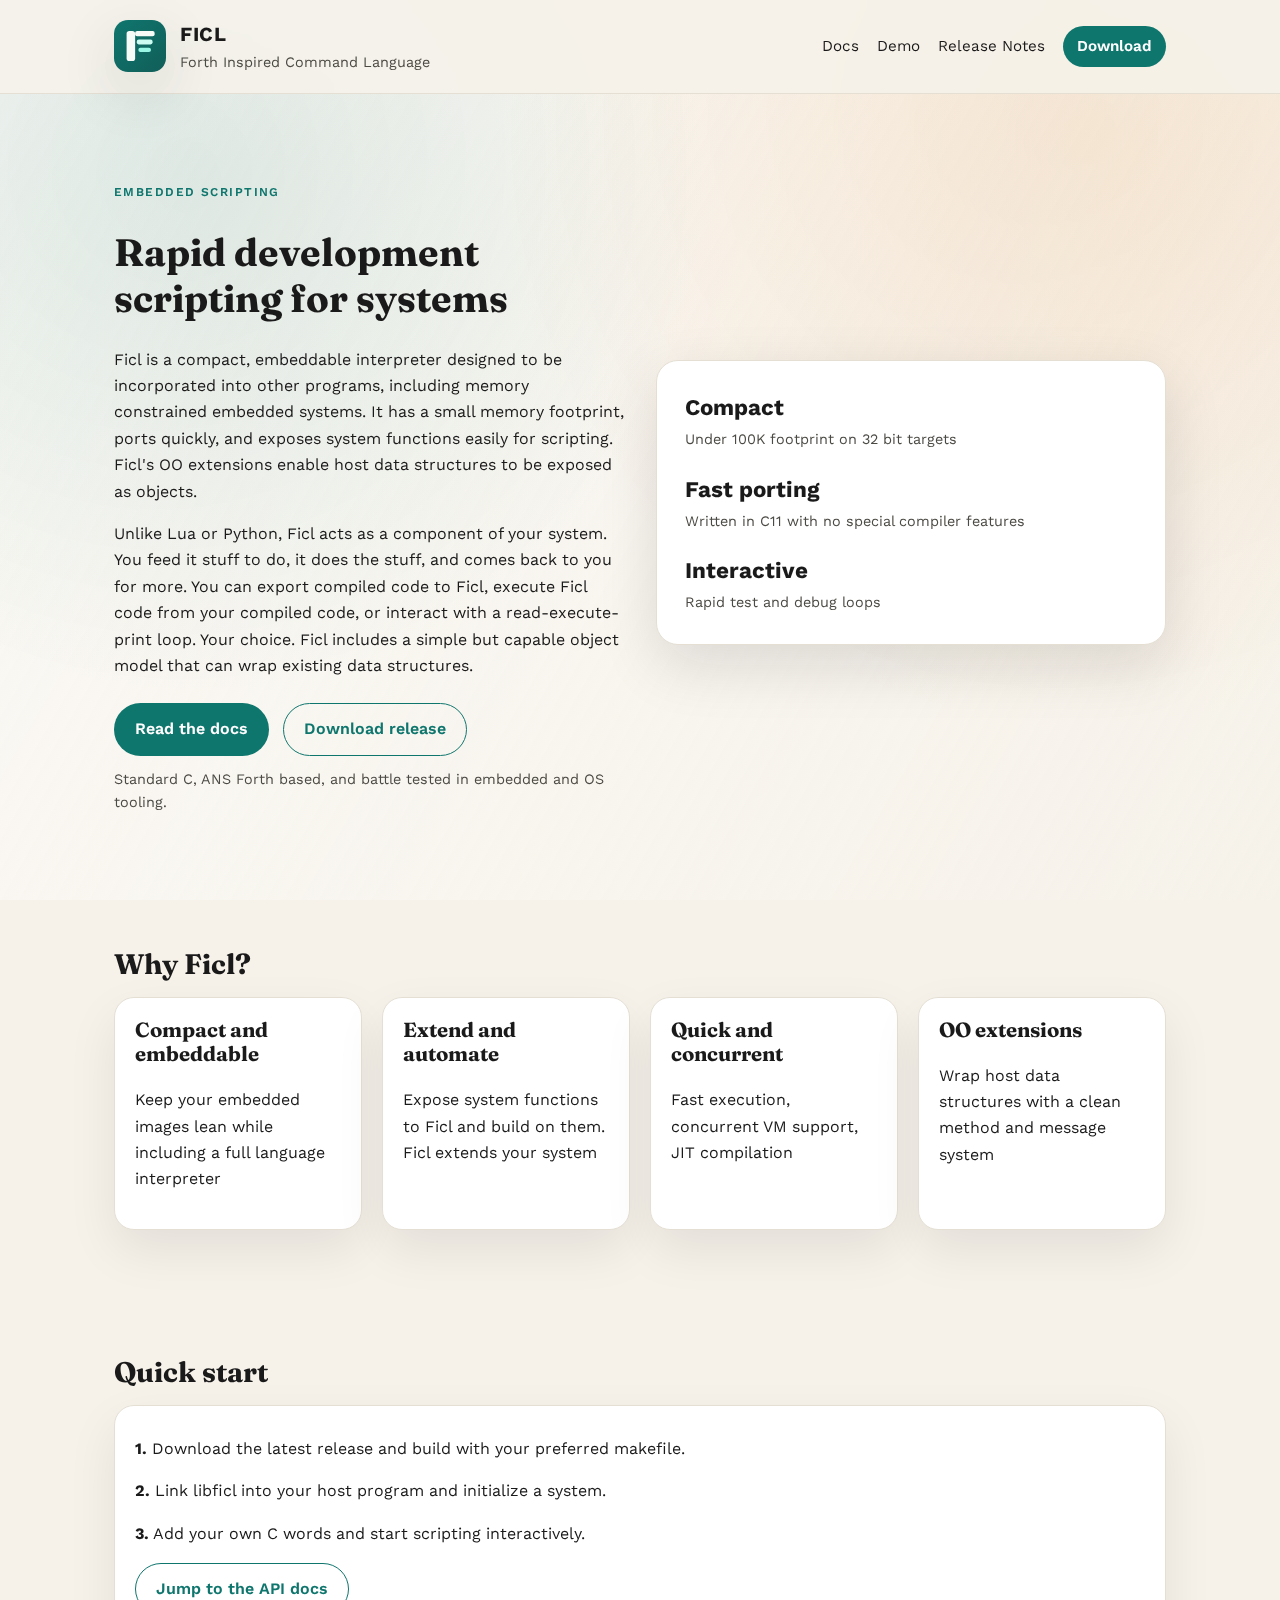
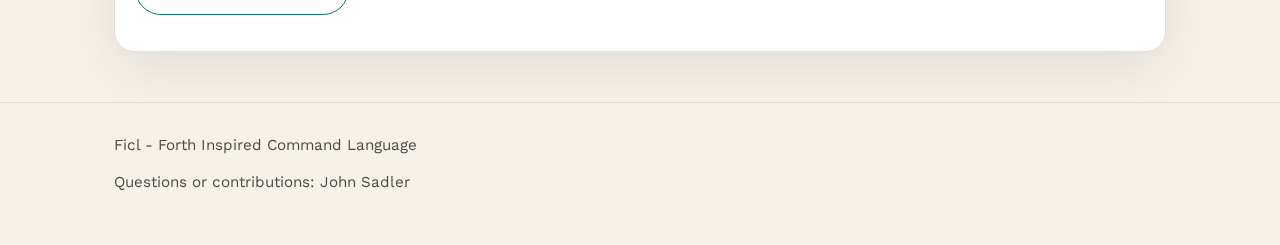
<file: doc/index.html>
<!doctype html>
<html lang="en">
  <head>
    <meta charset="utf-8">
    <meta name="viewport" content="width=device-width, initial-scale=1">
    <meta name="author" content="john sadler">
    <meta name="description" content="Ficl - embedded scripting with object oriented programming">
    <link rel="icon" href="ficl-icon.svg" type="image/svg+xml">
    <link rel="stylesheet" href="styles.css">
    <title>Ficl - Embedded Scripting</title>
  </head>
  <body>
    <header class="site-header">
      <div class="wrap">
        <a class="brand" href="index.html">
          <img class="brand-mark" src="ficl-icon.svg" alt="Ficl logo">
          <div>
            <span class="brand-name">Ficl</span>
            <span class="brand-tag">Forth Inspired Command Language</span>
          </div>
        </a>
        <nav class="site-nav">
          <a href="ficl.html">Docs</a>
          <a href="demo.html">Demo</a>
          <a href="ficl_rel.html">Release Notes</a>
          <a class="nav-cta" href="http://sourceforge.net/project/showfiles.php?group_id=24441">Download</a>
        </nav>
      </div>
    </header>

    <main>
      <section class="hero">
        <div class="wrap hero-grid">
          <div>
            <p class="eyebrow">Embedded scripting</p>
            <h1>Rapid development scripting for systems</h1>
            <p>
              Ficl is a compact, embeddable interpreter designed to be incorporated into other programs, including memory constrained embedded systems.
              It has a small memory footprint, ports quickly, and exposes system functions easily for scripting.
              Ficl's OO extensions enable host data structures to be exposed as objects.
            </p>
            <p>
              Unlike Lua or Python, Ficl acts as a component of your system.
              You feed it stuff to do, it does the stuff, and comes back to you for more.
              You can export compiled code to Ficl, execute Ficl code from your compiled code,
              or interact with a read-execute-print loop. Your choice.
              Ficl includes a simple but capable object model that can wrap existing data structures.
            </p>
            <div class="actions">
              <a class="button" href="ficl.html#whatis">Read the docs</a>
              <a class="button secondary" href="http://sourceforge.net/project/showfiles.php?group_id=24441">Download release</a>
            </div>
            <p class="stat-label">Standard C, ANS Forth based, and battle tested in embedded and OS tooling.</p>
          </div>
          <div class="hero-card">
            <ul class="stat-grid">
              <li>
                <span class="stat">Compact</span>
                <span class="stat-label">Under 100K footprint on 32 bit targets</span>
              </li>
              <li>
                <span class="stat">Fast porting</span>
                <span class="stat-label">Written in C11 with no special compiler features</span>
              </li>
              <li>
                <span class="stat">Interactive</span>
                <span class="stat-label">Rapid test and debug loops</span>
              </li>
            </ul>
          </div>
        </div>
      </section>
      <section class="section">
        <div class="wrap">
          <h2 class="section-title">Why Ficl?</h2>
          <div class="card-grid">
            <div class="card">
              <h3>Compact and embeddable</h3>
              <p>Keep your embedded images lean while including a full language interpreter</p>
            </div>
            <div class="card">
              <h3>Extend and automate</h3>
              <p>Expose system functions to Ficl and build on them. Ficl extends your system</p>
            </div>
            <div class="card">
              <h3>Quick and concurrent</h3>
              <p>Fast execution, concurrent VM support, JIT compilation</p>
            </div>
            <div class="card">
              <h3>OO extensions</h3>
              <p>Wrap host data structures with a clean method and message system</p>
            </div>
          </div>
        </div>
      </section>

      <section class="section" id="quickstart">
        <div class="wrap">
          <h2 class="section-title">Quick start</h2>
          <div class="card">
            <p><strong>1.</strong> Download the latest release and build with your preferred makefile.</p>
            <p><strong>2.</strong> Link libficl into your host program and initialize a system.</p>
            <p><strong>3.</strong> Add your own C words and start scripting interactively.</p>
            <p><a class="button secondary" href="ficl.html#api">Jump to the API docs</a></p>
          </div>
        </div>
      </section>
    </main>

    <footer class="site-footer">
      <div class="wrap footer-grid">
        <div>Ficl - Forth Inspired Command Language</div>
        <div>Questions or contributions: <a href="https://sourceforge.net/u/jsadler/profile/">John Sadler</a></div>
      </div>
    </footer>
  </body>
</html>
</file>
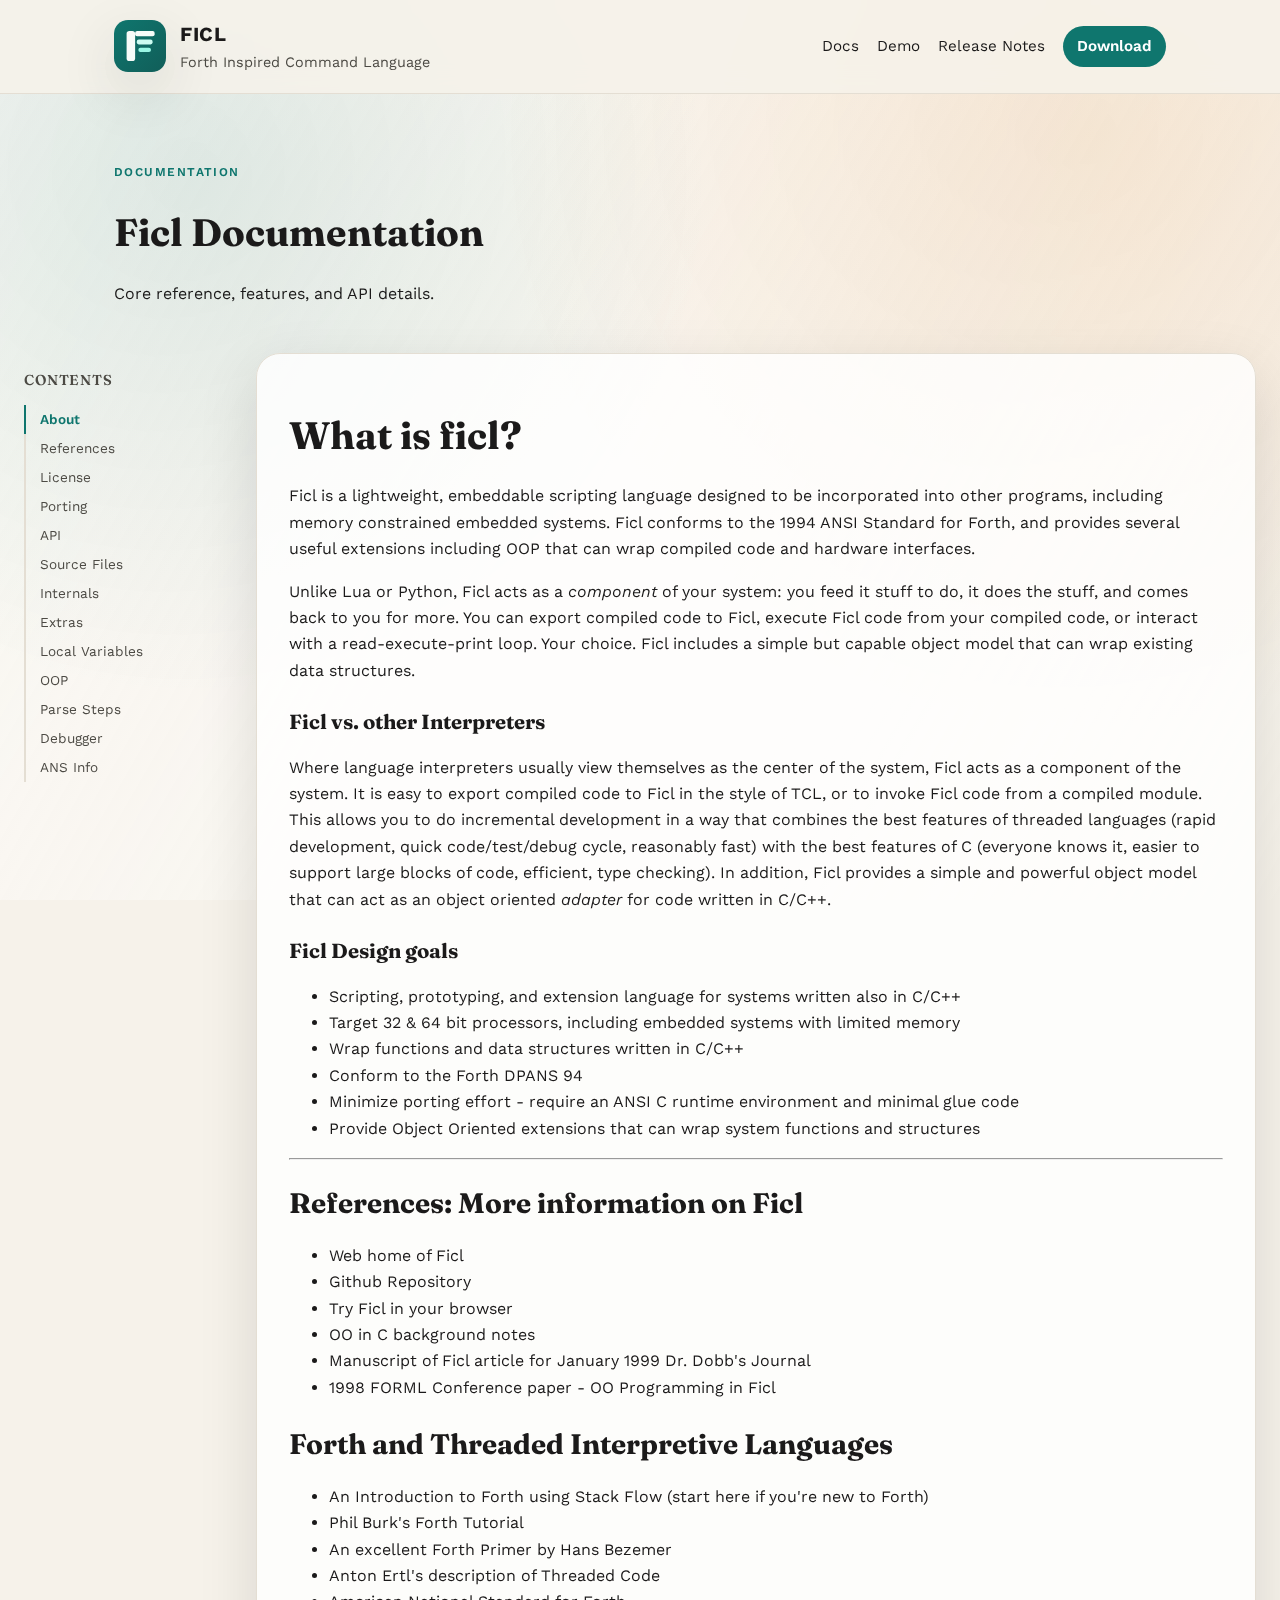
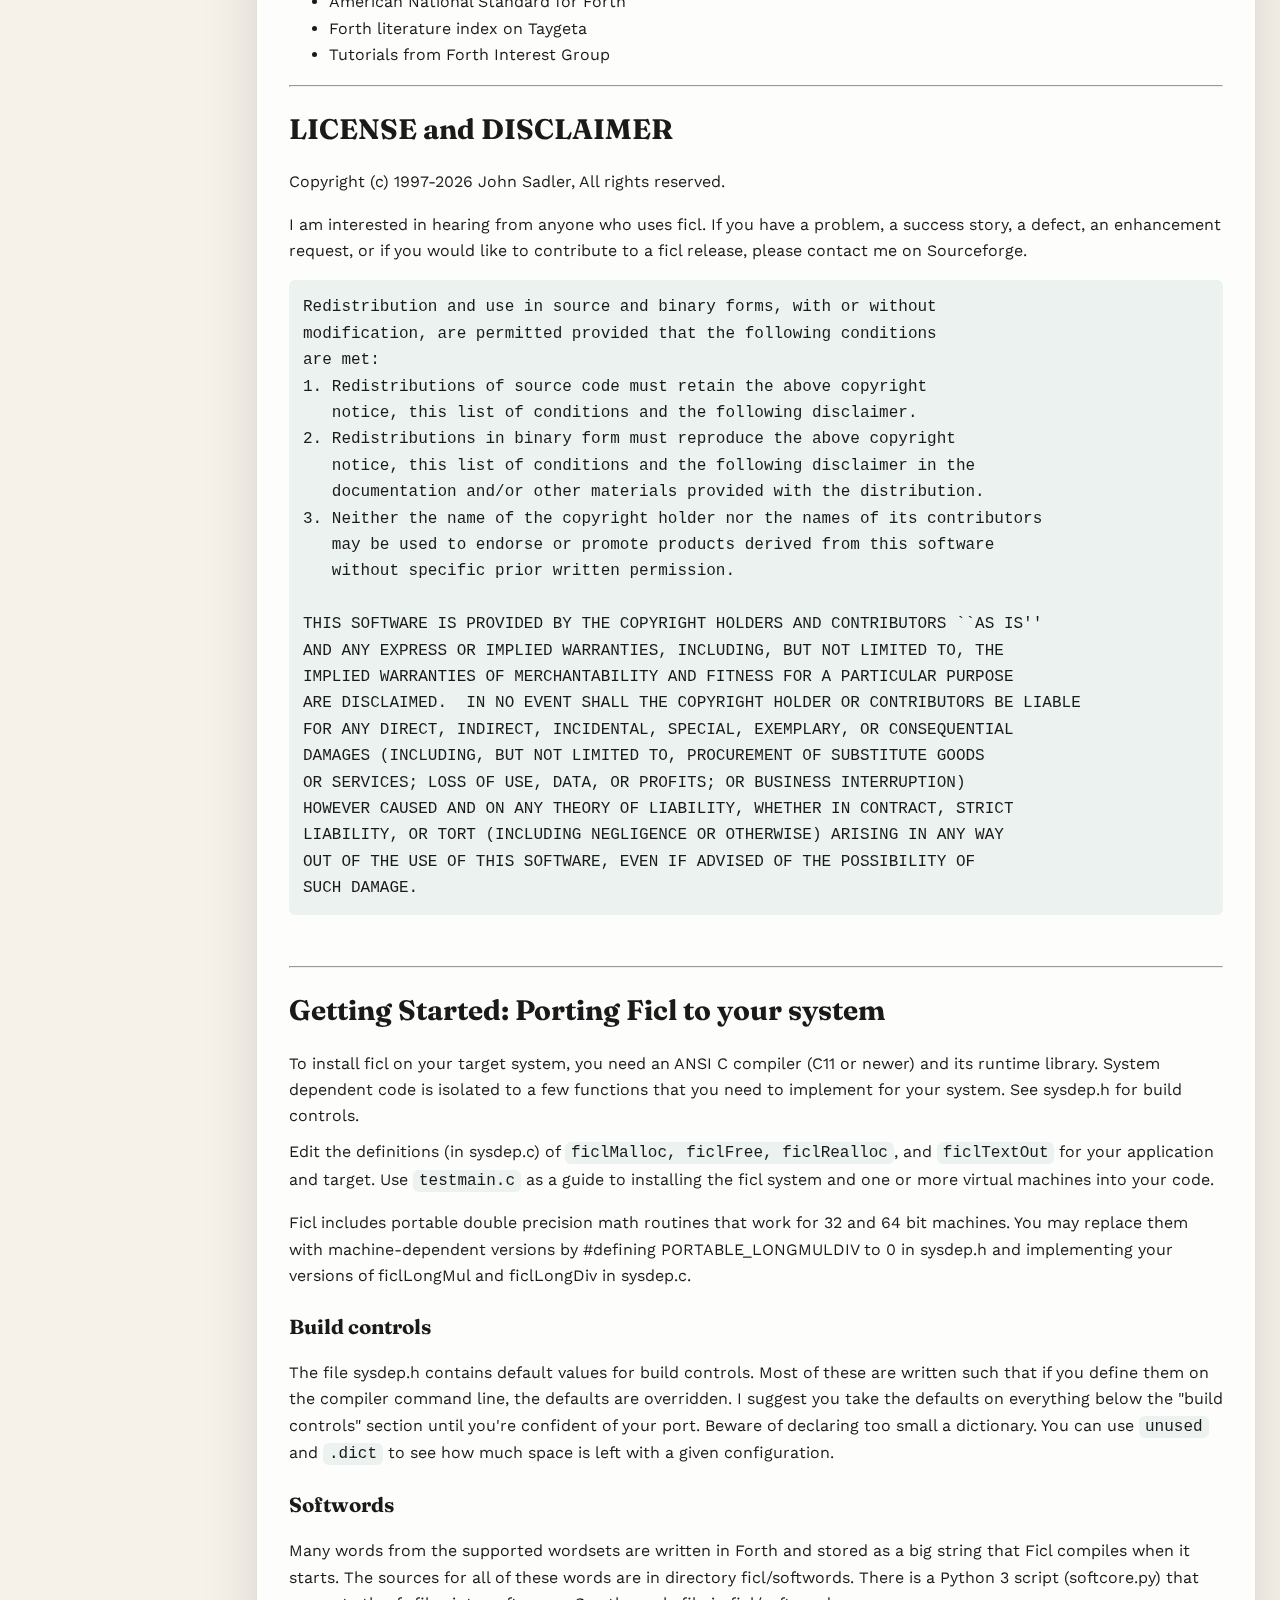
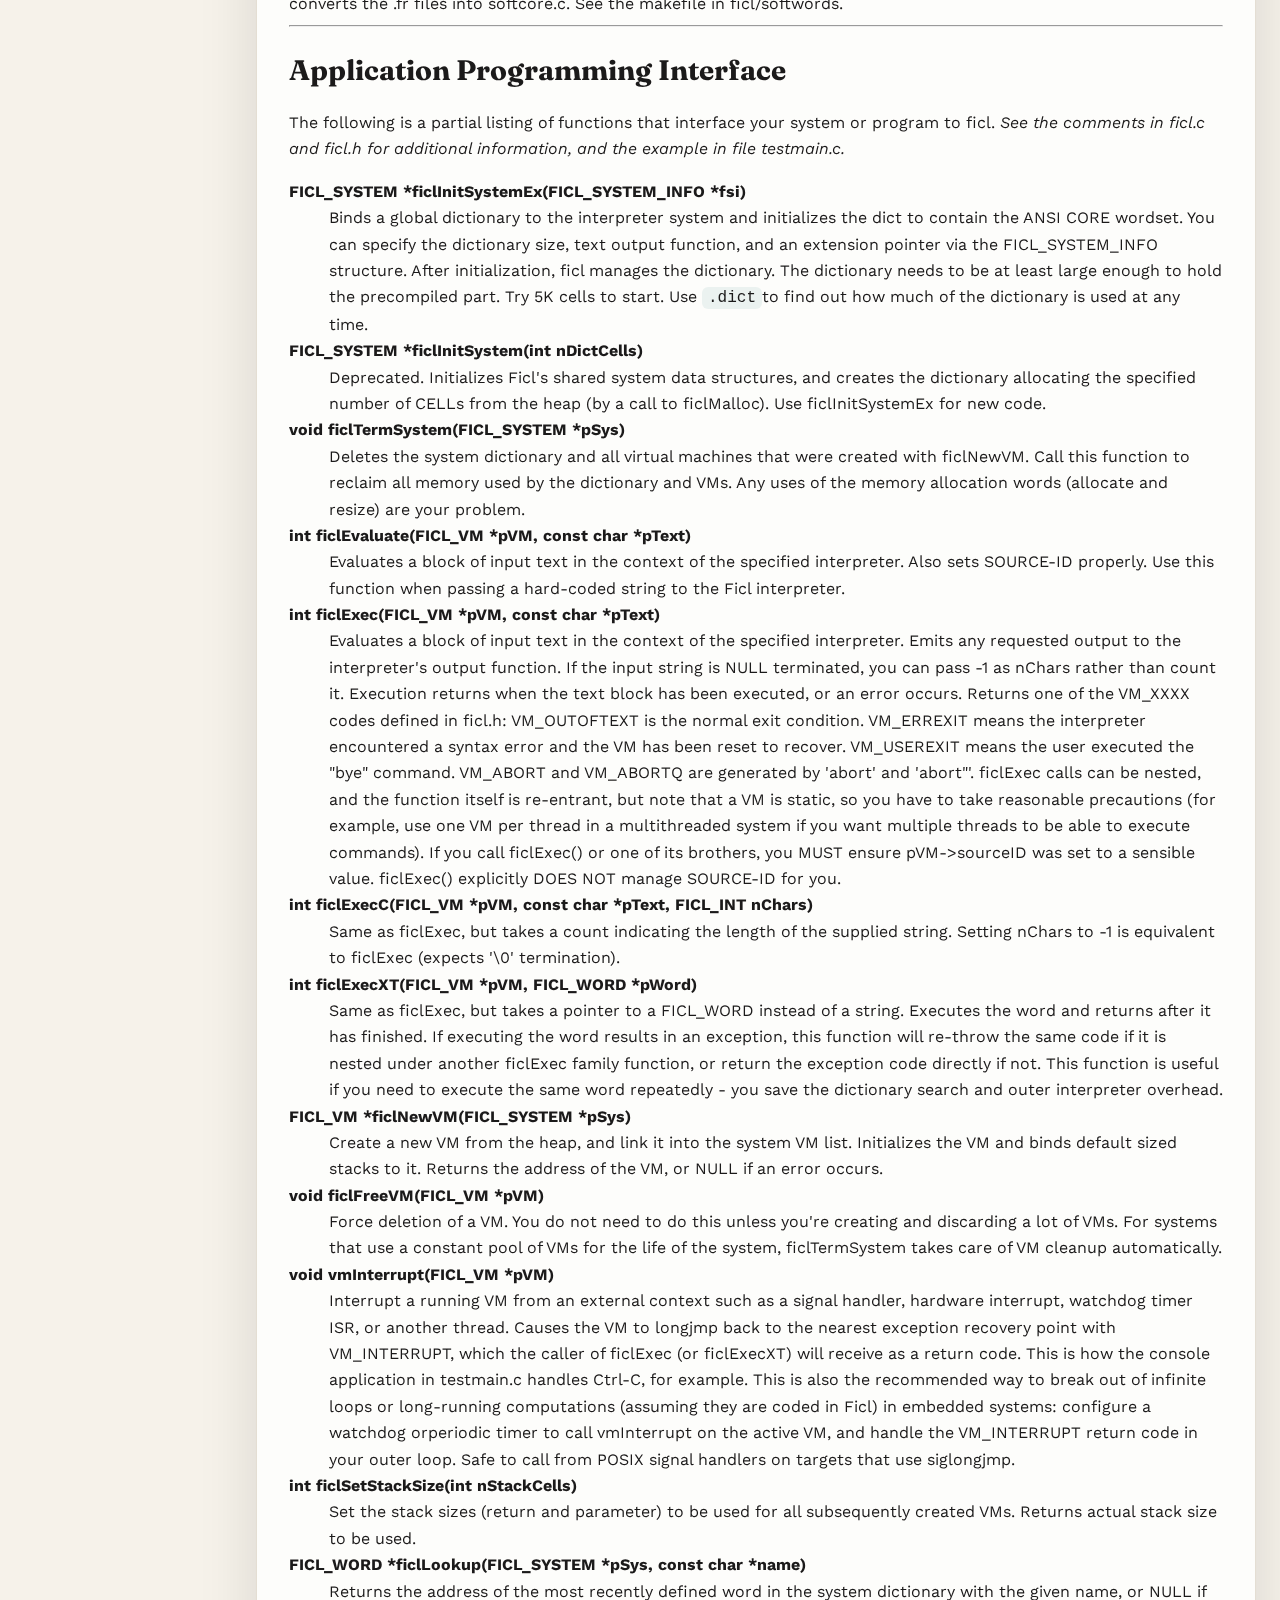
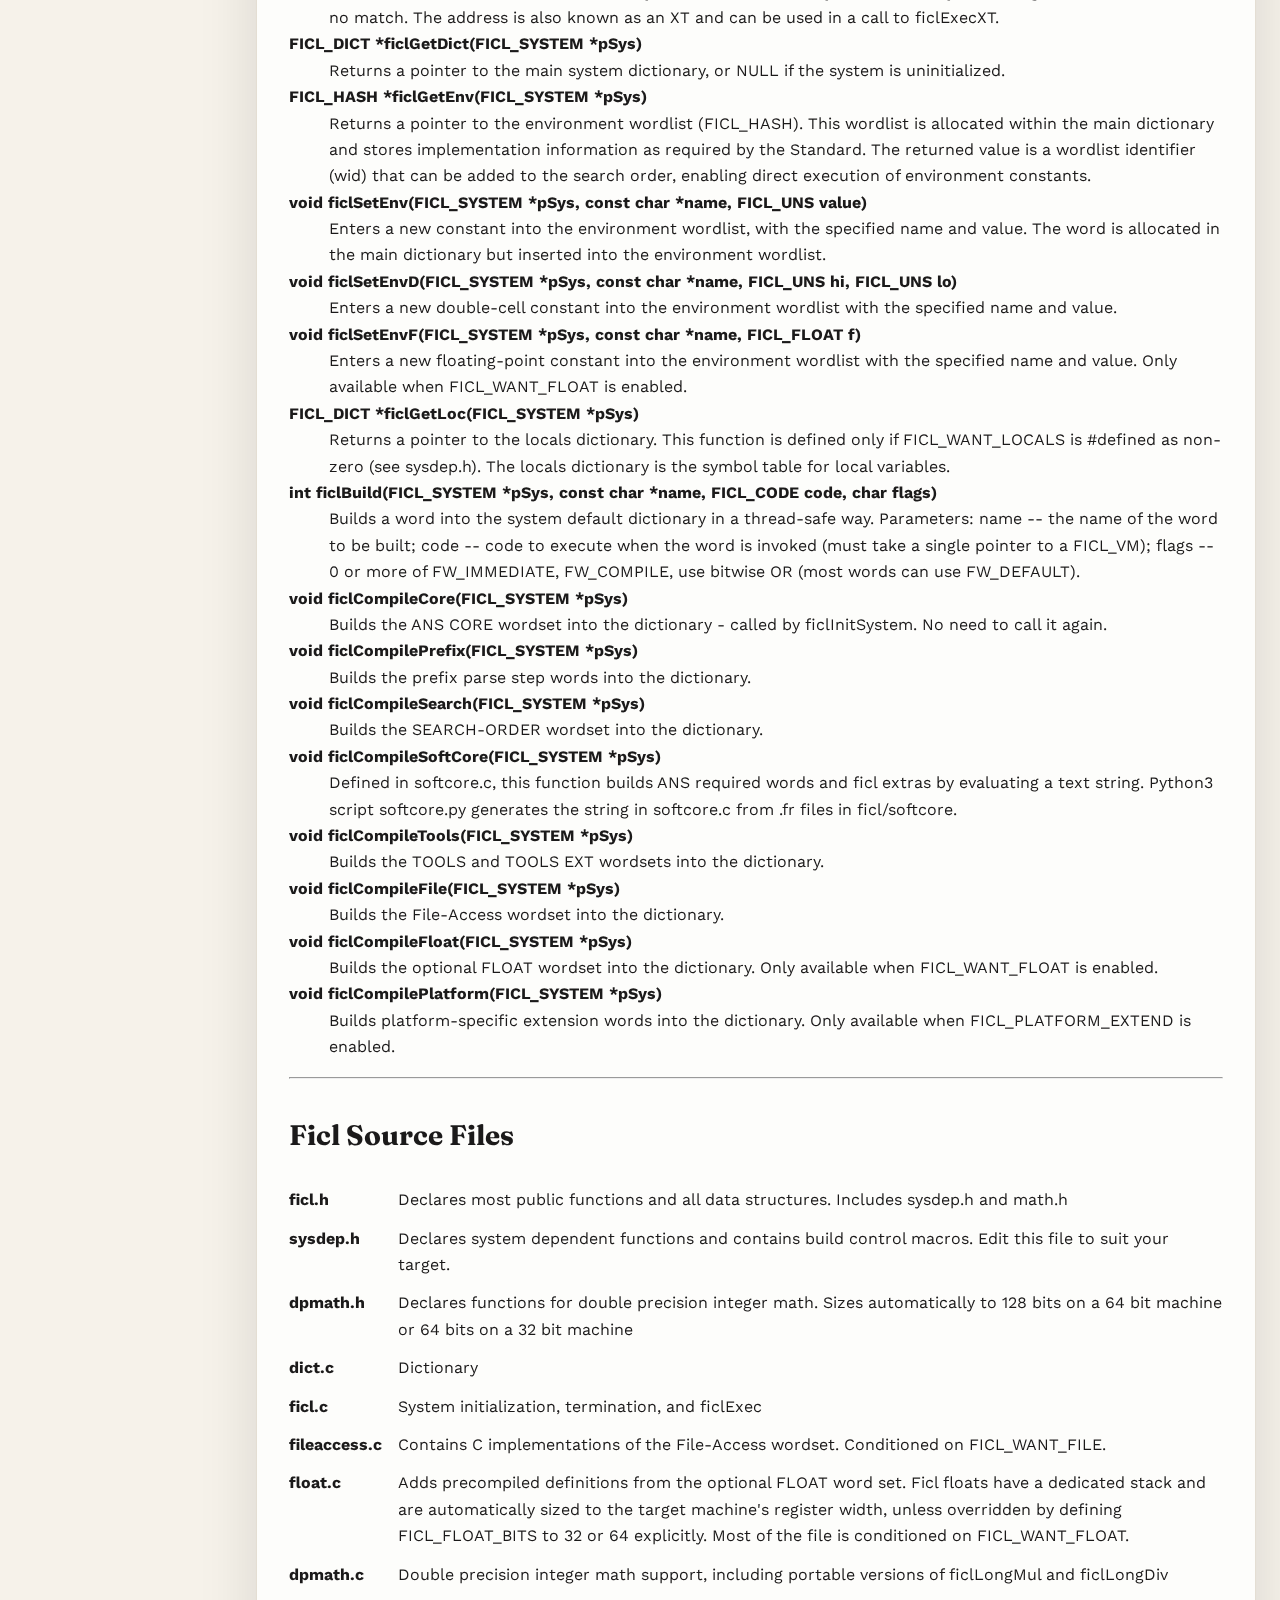
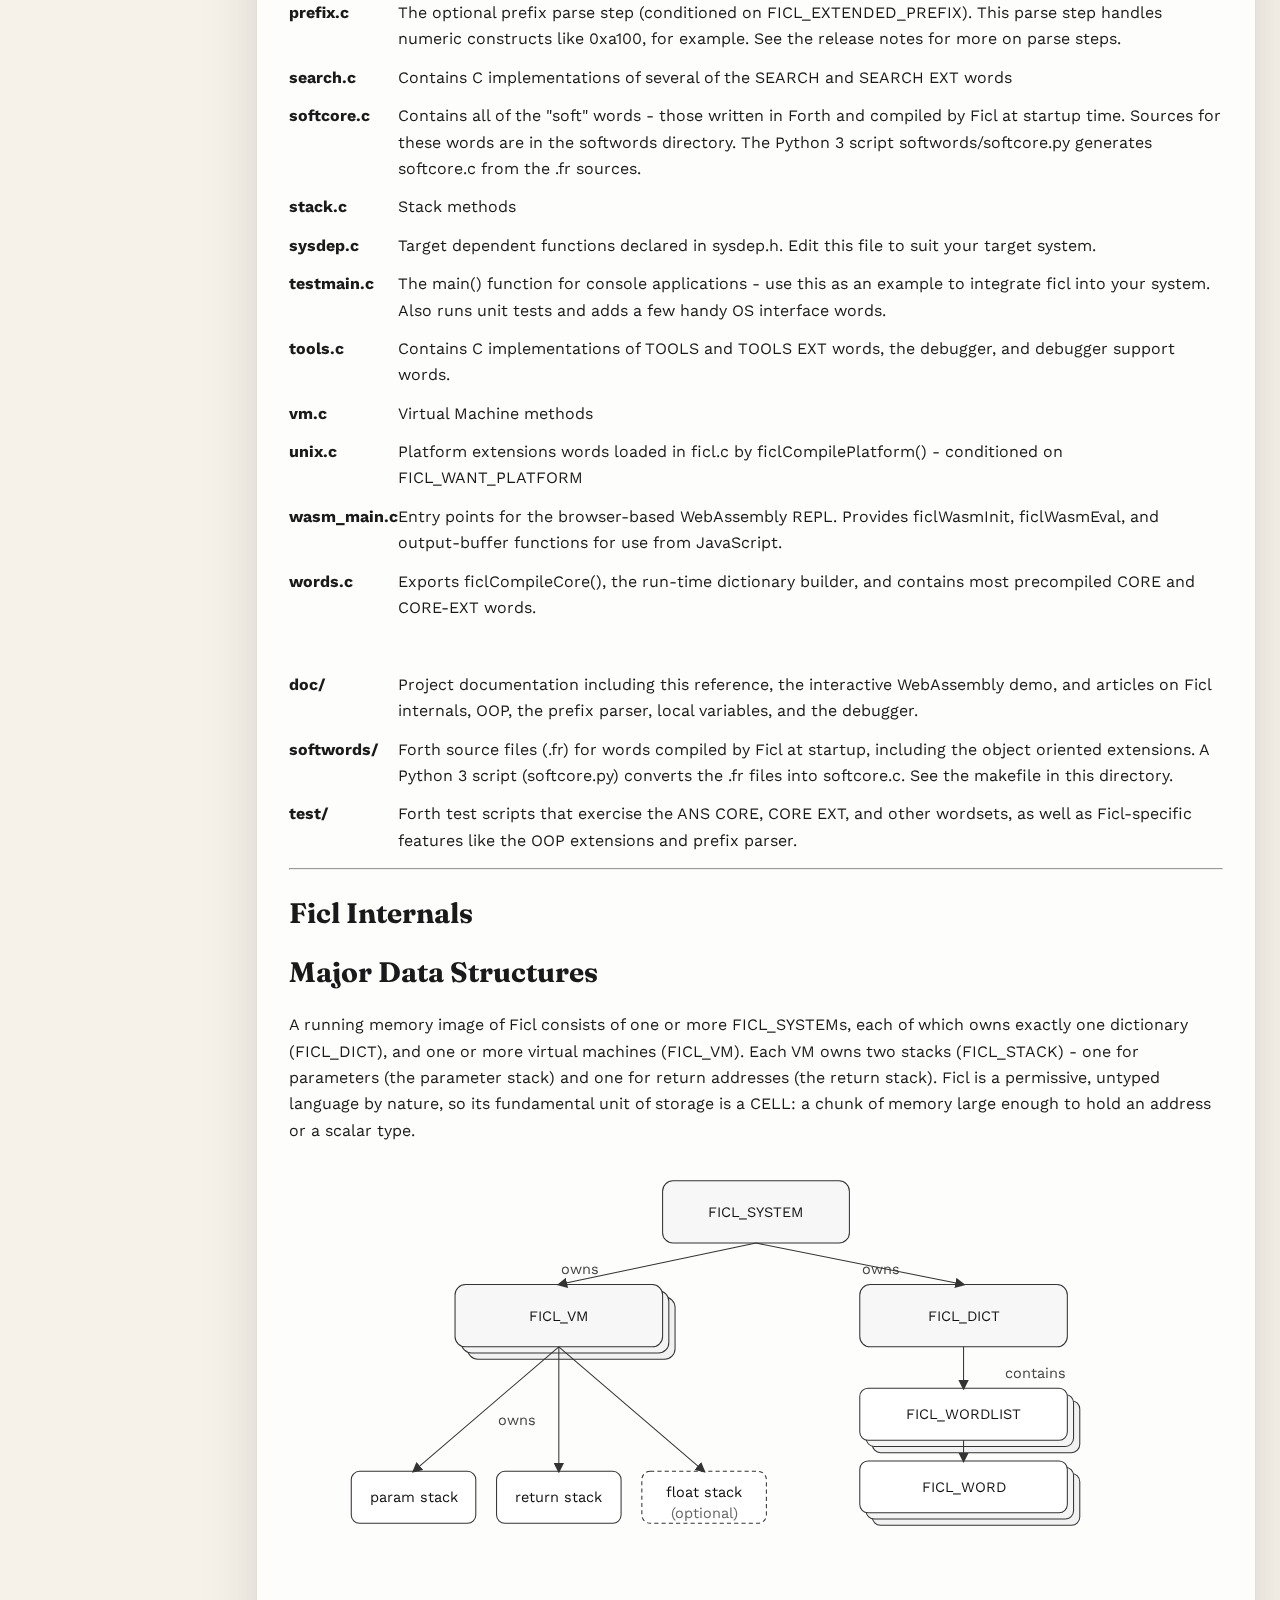
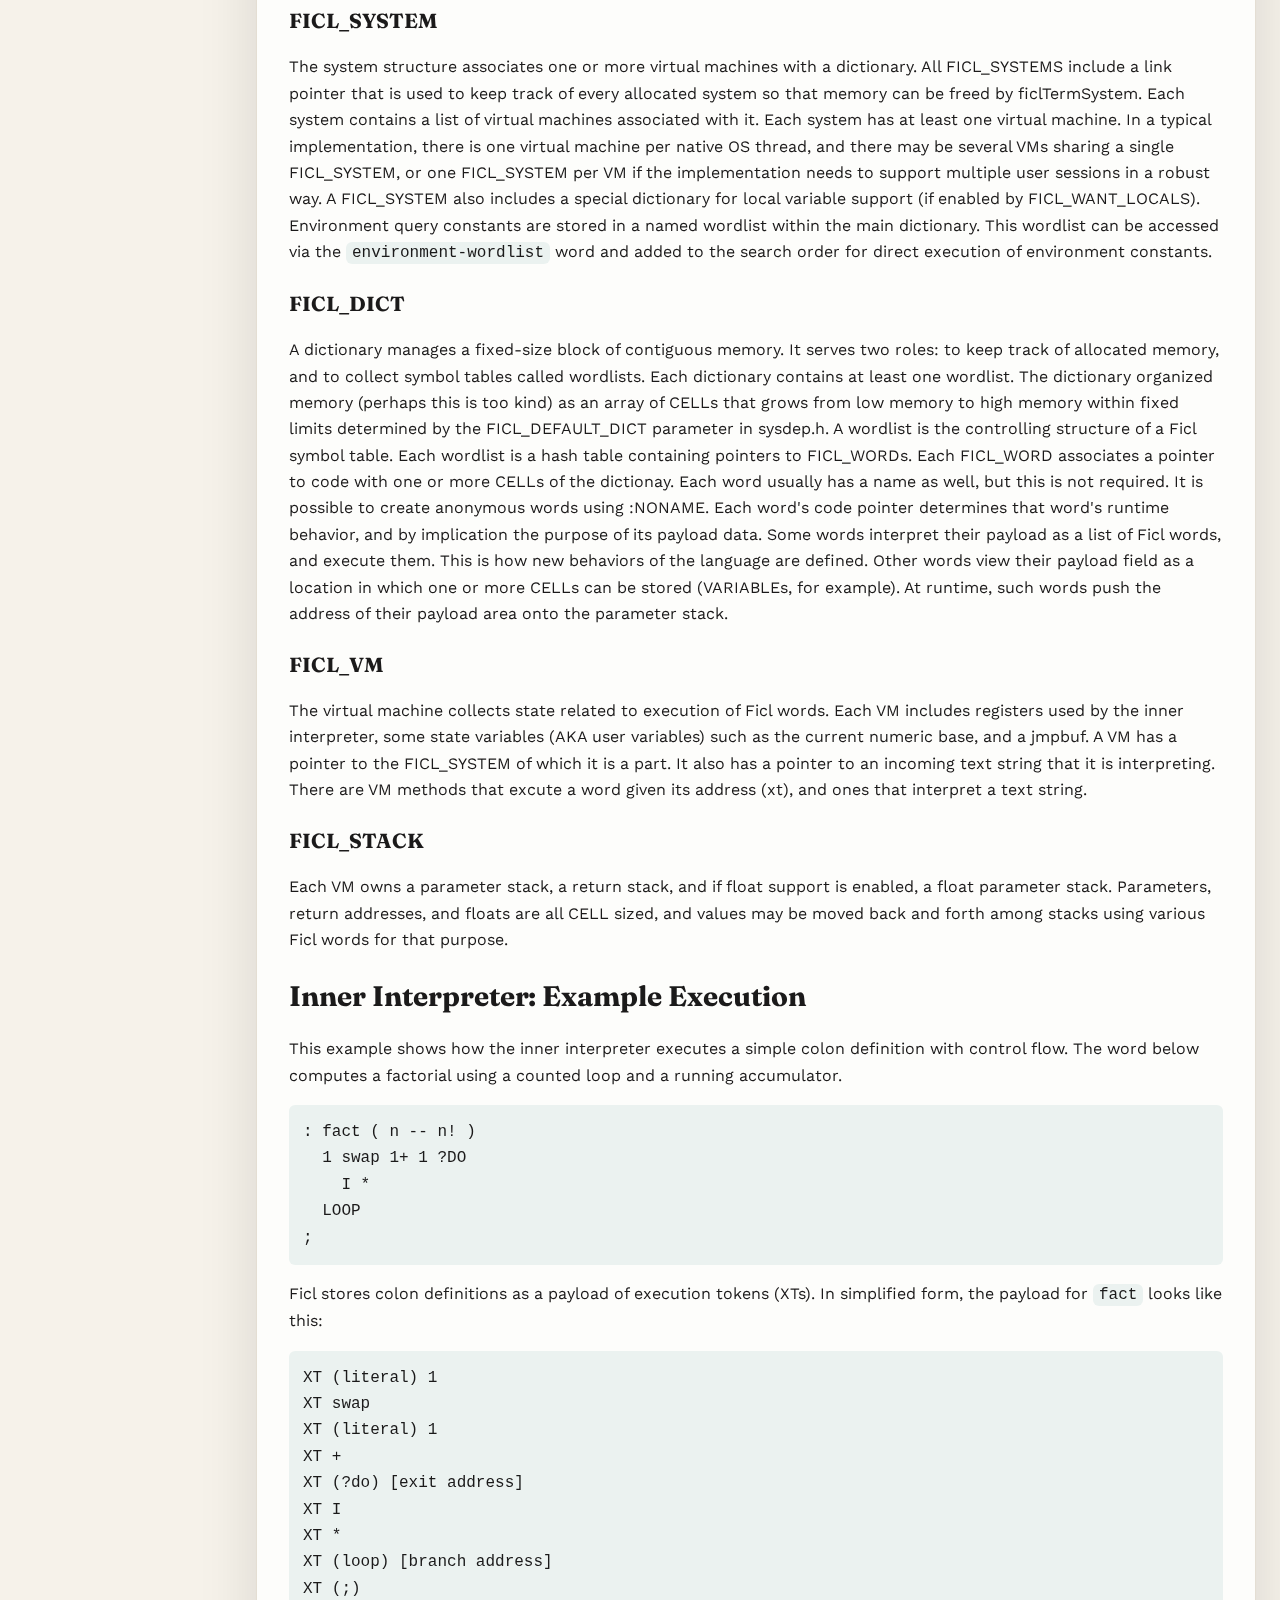
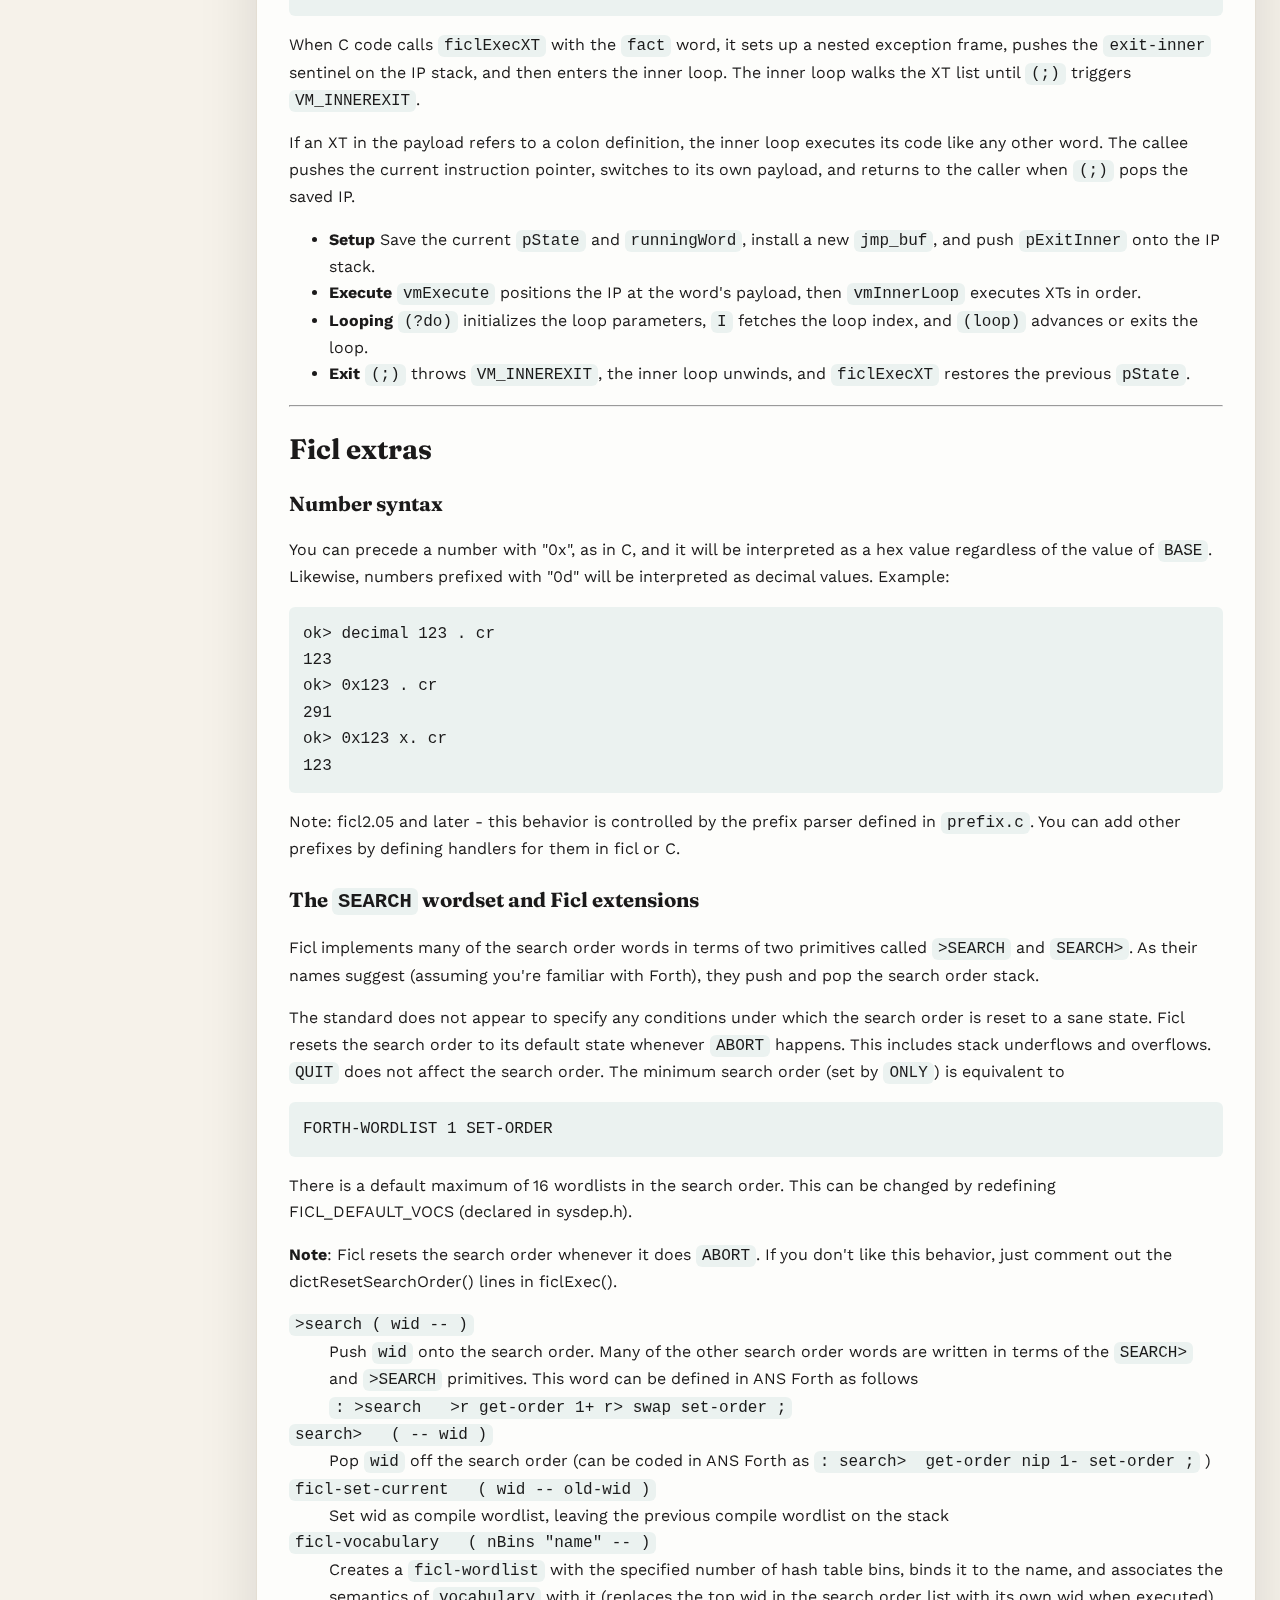
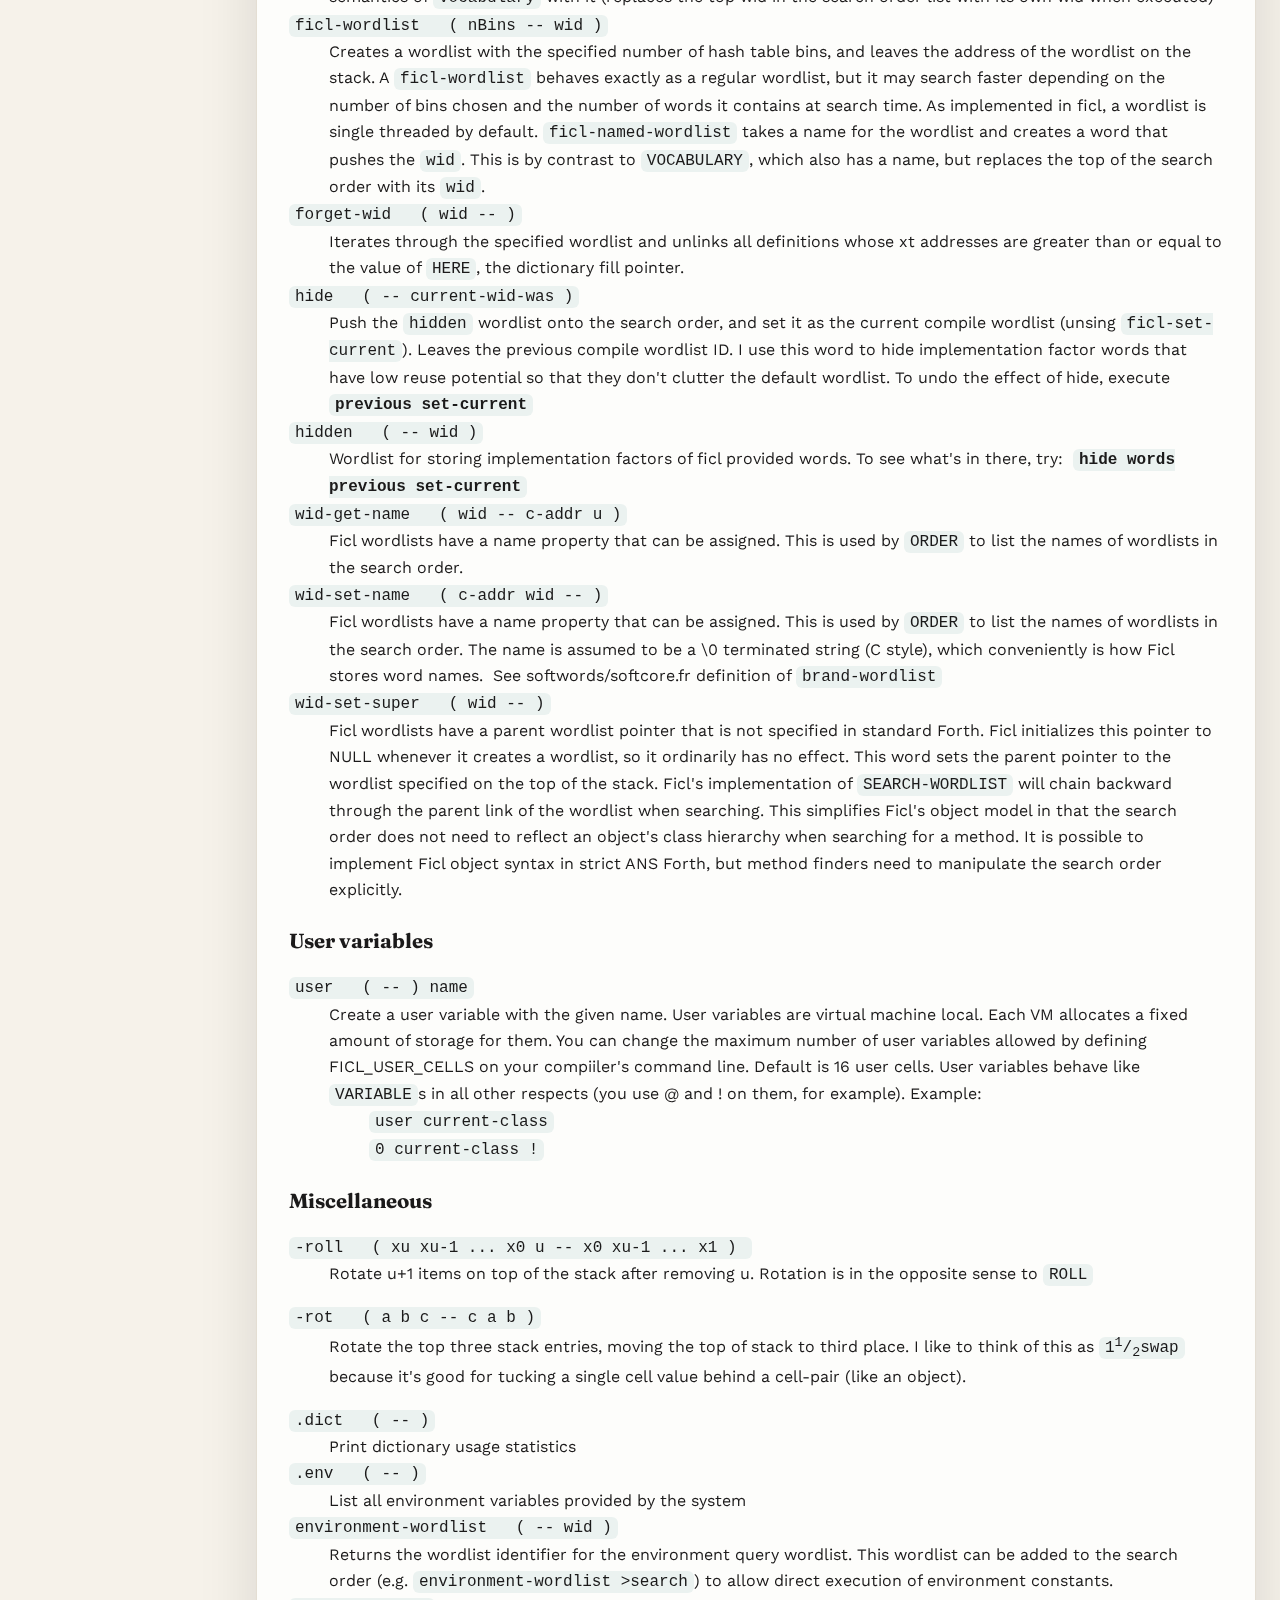
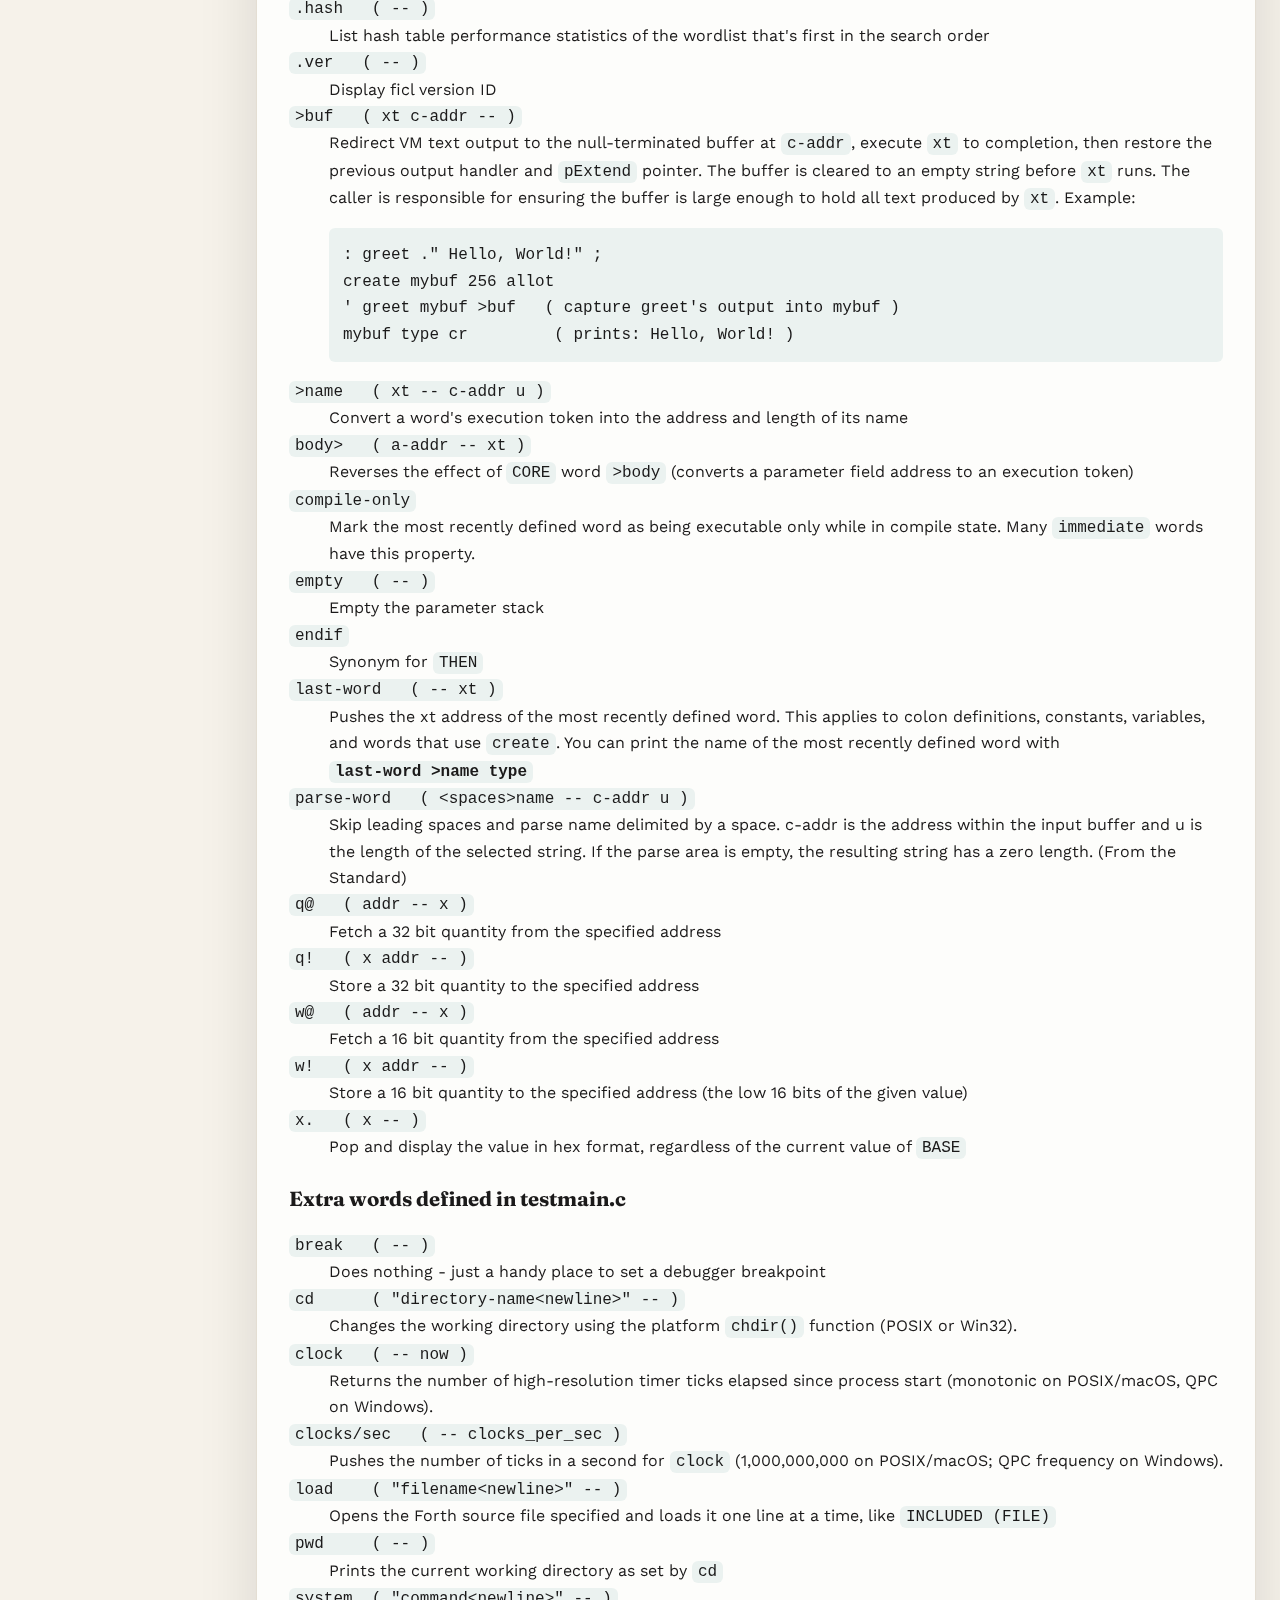
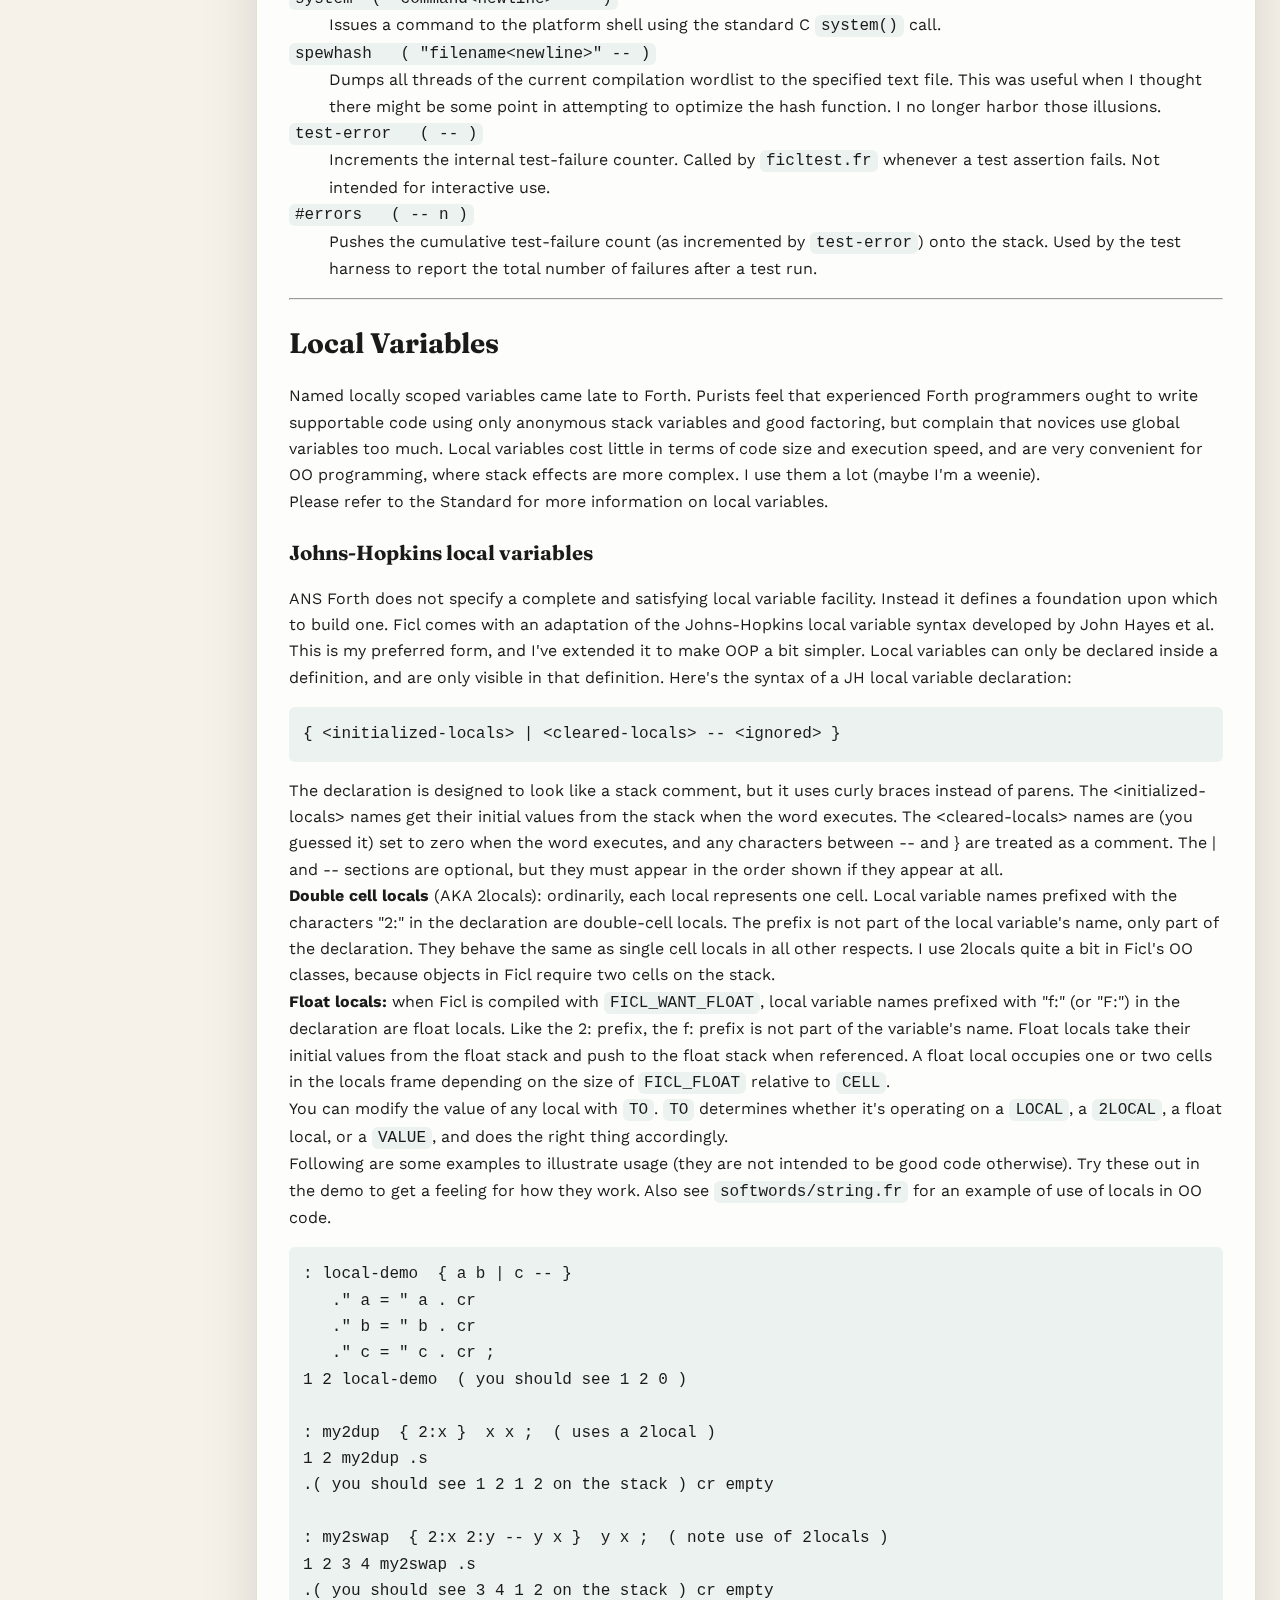
<file: doc/ficl.html>
<!doctype html>
<html lang="en">
  <head>
    <meta charset="utf-8">
    <meta name="viewport" content="width=device-width, initial-scale=1">
    <meta name="author" content="john sadler">
    <meta name="description" content="Ficl - embedded scripting with object oriented programming">
    <link rel="icon" href="ficl-icon.svg" type="image/svg+xml">
    <link rel="stylesheet" href="styles.css">
    <title>Ficl - Embedded Scripting</title>
  </head>
  <body>
    <header class="site-header">
      <div class="wrap">
        <a class="brand" href="index.html">
          <img class="brand-mark" src="ficl-icon.svg" alt="Ficl logo">
          <div>
            <span class="brand-name">Ficl</span>
            <span class="brand-tag">Forth Inspired Command Language</span>
          </div>
        </a>
        <nav class="site-nav">
          <a href="ficl.html">Docs</a>
          <a href="demo.html">Demo</a>
          <a href="ficl_rel.html">Release Notes</a>
          <a class="nav-cta" href="http://sourceforge.net/project/showfiles.php?group_id=24441">Download</a>
        </nav>
      </div>
    </header>

    <main>
      <section class="page-hero">
        <div class="wrap">
          <p class="eyebrow">Documentation</p>
          <h1>Ficl Documentation</h1>
          <p>Core reference, features, and API details.</p>
        </div>
      </section>

      <div class="docs-layout">
      <nav class="toc-sidebar" id="toc-sidebar">
        <div class="toc-title">Contents</div>
        <ul>
          <li><a href="#whatis">About</a></li>
          <li><a href="#links">References</a></li>
          <li><a href="#lawyerbait">License</a></li>
          <li><a href="#porting">Porting</a></li>
          <li><a href="#api">API</a></li>
          <li><a href="#manifest">Source Files</a></li>
          <li><a href="#internals">Internals</a></li>
          <li><a href="#extras">Extras</a></li>
          <li><a href="#locals">Local Variables</a></li>
          <li><a href="#oop">OOP</a></li>
          <li><a href="#parsesteps">Parse Steps</a></li>
          <li><a href="#debugger">Debugger</a></li>
          <li><a href="#ansinfo">ANS Info</a></li>
        </ul>
      </nav>
      <div class="content">

      <H1>
        <A name="whatis"></A>What is ficl?
      </H1>
      <P>
        Ficl is a lightweight, embeddable scripting language designed to be incorporated
        into other programs, including memory constrained embedded systems.
        Ficl conforms to the 1994 ANSI Standard for Forth, and provides several useful
        extensions including OOP that can wrap compiled code and hardware interfaces.&nbsp;
      </P>
      <P>
        Unlike Lua or Python, Ficl acts as a <I>component</I> of your system: you feed it stuff to do, it does the stuff, and comes back to you for more.
        You can export compiled code to Ficl, execute Ficl code from your compiled code, or interact with a read-execute-print loop.
        Your choice.
        Ficl includes a simple but capable object model that can wrap existing data structures.&nbsp;
      </P>
      <H3>
        Ficl vs. other Interpreters
      </H3>
      Where language interpreters usually view themselves as the center of the system, Ficl acts as a component of the system. It is easy to export compiled code
      to Ficl in the style of TCL, or to invoke Ficl code from a compiled module. This allows you to do incremental development in a way that combines the best features of
      threaded languages (rapid development, quick code/test/debug cycle, reasonably fast) with the best features of C (everyone knows it, easier to support large blocks of code, efficient, type
      checking). In addition, Ficl provides a simple and powerful object model that can act as an object oriented <I>adapter</I> for code written in C/C++.&nbsp;
      <H3>
        Ficl Design goals
      </H3>
      <UL>
        <LI>
          Scripting, prototyping, and extension language for systems written also in C/C++
        </LI>
        <LI>
          Target 32 & 64 bit processors, including embedded systems with limited memory
        </LI>
        <LI>
          Wrap functions and data structures written in C/C++
        </LI>
        <LI>
          Conform to the Forth DPANS 94
        </LI>
        <LI>
          Minimize porting effort - require an ANSI C runtime environment and minimal glue code
        </LI>
        <LI>
          Provide Object Oriented extensions that can wrap system functions and structures
        </LI>
      </UL>
      <HR>
      <H2>
        <A name="links"></A>References: More information on Ficl
      </H2>
      <UL>
        <LI>
          <A href="http://ficl.sourceforge.net">Web home of Ficl</A>
        </LI>
        <LI>
          <A href="https://github.com/jwsadler58/ficl">Github Repository</A>
        </LI>
        <LI>
          <A href="demo.html">Try Ficl in your browser</A>
        </LI>
        <LI>
          <A href="oo_in_c.html">OO in C background notes</A>
        </LI>
        <LI>
          <A href="ficlddj.pdf">Manuscript of Ficl article for January 1999 Dr. Dobb's Journal</A>
        </LI>
        <LI>
          <A href="jwsforml.pdf">1998 FORML Conference paper - OO Programming in Ficl</A>
        </LI>
      </UL>
      <H2>
        Forth and Threaded Interpretive Languages
      </H2>
      <UL>
        <LI>
          <A href="https://www.taygeta.com/forth_intro/stackflo.html">An Introduction to Forth using Stack Flow</A> (start here if you're new to Forth)
        </LI>
        <LI>
          <A href="https://www.softsynth.com/pforth/pf_tut.php">Phil Burk's Forth Tutorial</A>
        </LI>
        <LI>
          <A href="https://ficl.sourceforge.net/pdf/Forth_Primer.pdf">An excellent Forth Primer by Hans Bezemer</A>
        </LI>
        <LI>
          <A href="https://www.complang.tuwien.ac.at/forth/threaded-code.html">Anton Ertl's description of Threaded Code</A>
        </LI>
        <LI>
          <A href="https://forth-standard.org/">American National Standard for Forth</A>
        </LI>
        <LI>
          <A href="https://www.taygeta.com/forthlit.html">Forth literature index on Taygeta</A>
        </LI>
        <LI>
          <A href="https://www.forth.org/tutorials.html">Tutorials from Forth Interest Group</A>
        </LI>
      </UL>
      <HR>
      <H2>
        <A name="lawyerbait"></A>LICENSE and DISCLAIMER
      </H2>
      <P>
        Copyright (c) 1997-2026 John Sadler, All rights reserved.
      </P>
      <P>
        I am interested in hearing from anyone who uses ficl. If you have a problem, a success story, a defect, an enhancement request, or if you would like to contribute to a ficl release, please
        contact me on Sourceforge.&nbsp;
      </P>
<PRE>
Redistribution and use in source and binary forms, with or without
modification, are permitted provided that the following conditions
are met:
1. Redistributions of source code must retain the above copyright
   notice, this list of conditions and the following disclaimer.
2. Redistributions in binary form must reproduce the above copyright
   notice, this list of conditions and the following disclaimer in the
   documentation and/or other materials provided with the distribution.
3. Neither the name of the copyright holder nor the names of its contributors
   may be used to endorse or promote products derived from this software
   without specific prior written permission.

THIS SOFTWARE IS PROVIDED BY THE COPYRIGHT HOLDERS AND CONTRIBUTORS ``AS IS''
AND ANY EXPRESS OR IMPLIED WARRANTIES, INCLUDING, BUT NOT LIMITED TO, THE
IMPLIED WARRANTIES OF MERCHANTABILITY AND FITNESS FOR A PARTICULAR PURPOSE
ARE DISCLAIMED.  IN NO EVENT SHALL THE COPYRIGHT HOLDER OR CONTRIBUTORS BE LIABLE
FOR ANY DIRECT, INDIRECT, INCIDENTAL, SPECIAL, EXEMPLARY, OR CONSEQUENTIAL
DAMAGES (INCLUDING, BUT NOT LIMITED TO, PROCUREMENT OF SUBSTITUTE GOODS
OR SERVICES; LOSS OF USE, DATA, OR PROFITS; OR BUSINESS INTERRUPTION)
HOWEVER CAUSED AND ON ANY THEORY OF LIABILITY, WHETHER IN CONTRACT, STRICT
LIABILITY, OR TORT (INCLUDING NEGLIGENCE OR OTHERWISE) ARISING IN ANY WAY
OUT OF THE USE OF THIS SOFTWARE, EVEN IF ADVISED OF THE POSSIBILITY OF
SUCH DAMAGE.
</PRE>
      &nbsp;
      <HR>
      <H2>
        <A name="porting"></A>Getting Started: Porting Ficl to your system
      </H2>
      To install ficl on your target system, you need an ANSI C compiler (C11 or newer) and its runtime library.
      System dependent code is isolated to a few functions that you need to implement for your system. See sysdep.h for build controls.&nbsp;
      <P>
        Edit the definitions (in sysdep.c) of <code>ficlMalloc, ficlFree, ficlRealloc</code>, and <code>ficlTextOut</code> for your application and target.
        Use <code>testmain.c</code> as a guide to installing the ficl system and one or more virtual machines into your code.&nbsp;
      </P>
      <P>
        Ficl includes portable double precision math routines that work for 32 and 64 bit machines.
        You may replace them with machine-dependent versions by #defining PORTABLE_LONGMULDIV to 0 in sysdep.h and
        implementing your versions of ficlLongMul and ficlLongDiv in sysdep.c.
        &nbsp;
      </P>
      <H3>
        Build controls
      </H3>
      The file sysdep.h contains default values for build controls. Most of these are written such that if you define them on the compiler command line, the defaults are overridden. I suggest you
      take the defaults on everything below the "build controls" section until you're confident of your port. Beware of declaring too small a dictionary.
      You can use <code>unused</code> and <code>.dict</code> to see how much space is left with a given configuration.&nbsp;
      <H3>
        Softwords
      </H3>
      Many words from the supported wordsets are written in Forth and stored as a big string that Ficl compiles when it starts. The sources for all of these words are in directory
      ficl/softwords. There is a Python 3 script (softcore.py) that converts the .fr files into softcore.c.
      See the makefile in ficl/softwords.&nbsp;
      <HR>
      <H2>
        <A name="api"></A>Application Programming Interface
      </H2>
      The following is a partial listing of functions that interface your system or program to ficl.
      <I>See the comments in ficl.c and ficl.h for additional information, and the example in file testmain.c.</I>
      <DL>
        <DT>
          <B>FICL_SYSTEM *ficlInitSystemEx(FICL_SYSTEM_INFO *fsi)</B>
        </DT>
        <DD>
          Binds a global dictionary to the interpreter system and initializes
          the dict to contain the ANSI CORE wordset.
          You can specify the dictionary size, text output function, and an extension pointer
          via the FICL_SYSTEM_INFO structure.
          After initialization, ficl manages the dictionary.
          The dictionary needs to be at least large enough to hold the
          precompiled part. Try 5K cells to start. Use <code>.dict</code>to find
          out how much of the dictionary is used at any time.
        </DD>
        <DT>
          <B>FICL_SYSTEM *ficlInitSystem(int nDictCells)</B>
        </DT>
        <DD>
          Deprecated. Initializes Ficl's shared system data structures, and creates the dictionary allocating the specified number of CELLs from the heap (by a call to ficlMalloc). Use ficlInitSystemEx for new code.
        </DD>
        <DT>
          <B>void ficlTermSystem(FICL_SYSTEM *pSys)</B>
        </DT>
        <DD>
          Deletes the system dictionary and all virtual machines that
          were created with ficlNewVM.
          Call this function to reclaim all memory used by the dictionary and VMs.
          Any uses of the memory allocation words (allocate and resize) are your problem.
        </DD>
        <DT>
          <B>int ficlEvaluate(FICL_VM *pVM, const char *pText)</B>
        </DT>
        <DD>
          Evaluates a block of input text in the context of the
          specified interpreter. Also sets SOURCE-ID properly.
          Use this function when passing a hard-coded
          string to the Ficl interpreter.
        </DD>
        <DT>
          <B>int ficlExec(FICL_VM *pVM, const char *pText)</B>
        </DT>
        <DD>
          Evaluates a block of input text in the context of the
          specified interpreter. Emits any requested output to the
          interpreter's output function. If the input string is NULL
          terminated, you can pass -1 as nChars rather than count it.
          Execution returns when the text block has been executed,
          or an error occurs.
          Returns one of the VM_XXXX codes defined in ficl.h:
          VM_OUTOFTEXT is the normal exit condition.
          VM_ERREXIT means the interpreter encountered a syntax error
          and the VM has been reset to recover.
          VM_USEREXIT means the user executed the "bye" command.
          VM_ABORT and VM_ABORTQ are generated by 'abort' and 'abort"'.
          ficlExec calls can be nested, and the function itself is re-entrant, but note
          that a VM is static, so you have to take reasonable precautions (for example, use one VM per thread in a multithreaded system if you want multiple threads to be able to execute commands).
          If you call ficlExec() or one of its brothers, you MUST
          ensure pVM-&gt;sourceID was set to a sensible value.
          ficlExec() explicitly DOES NOT manage SOURCE-ID for you.
        </DD>
        <DT>
          <B>int ficlExecC(FICL_VM *pVM, const char *pText, FICL_INT nChars)</B>
        </DT>
        <DD>
          Same as ficlExec, but takes a count indicating the length of the supplied string. Setting nChars to -1 is equivalent to ficlExec (expects '\0' termination).
        </DD>
        <DT>
          <B>int ficlExecXT(FICL_VM *pVM, FICL_WORD *pWord)</B>
        </DT>
        <DD>
          Same as ficlExec, but takes a pointer to a FICL_WORD instead of a string. Executes the word and returns after it has finished. If executing the word results in an exception, this function
          will re-throw the same code if it is nested under another ficlExec family function, or return the exception code directly if not. This function is useful if you need to execute the same
          word repeatedly - you save the dictionary search and outer interpreter overhead.
        </DD>
        <DT>
          <B>FICL_VM *ficlNewVM(FICL_SYSTEM *pSys)</B>
        </DT>
        <DD>
          Create a new VM from the heap, and link it into the system VM list.
          Initializes the VM and binds default sized stacks to it. Returns the
          address of the VM, or NULL if an error occurs.
        </DD>
        <DT>
          <B>void ficlFreeVM(FICL_VM *pVM)</B>
        </DT>
        <DD>
          Force deletion of a VM. You do not need to do this
          unless you're creating and discarding a lot of VMs.
          For systems that use a constant pool of VMs for the life
          of the system, ficlTermSystem takes care of VM cleanup
          automatically.
        </DD>
        <DT>
          <B>void vmInterrupt(FICL_VM *pVM)</B>
        </DT>
        <DD>
          Interrupt a running VM from an external context such as a signal handler,
          hardware interrupt, watchdog timer ISR, or another thread.
          Causes the VM to longjmp back to the nearest exception recovery point
          with VM_INTERRUPT, which the caller of ficlExec (or ficlExecXT) will
          receive as a return code.
          This is how the console application in testmain.c handles Ctrl-C, for example.
          This is also the recommended way to break out of infinite loops or
          long-running computations (assuming they are coded in Ficl) in embedded systems:
          configure a watchdog orperiodic timer to call vmInterrupt on the active VM,
          and handle the VM_INTERRUPT return code in your outer loop.
          Safe to call from POSIX signal handlers on targets that use siglongjmp.
        </DD>
        <DT>
          <B>int ficlSetStackSize(int nStackCells)</B>
        </DT>
        <DD>
          Set the stack sizes (return and parameter) to be used for all
          subsequently created VMs. Returns actual stack size to be used.
        </DD>
        <DT>
          <B>FICL_WORD *ficlLookup(FICL_SYSTEM *pSys, const char *name)</B>
        </DT>
        <DD>
          Returns the address of the most recently defined word in the system
          dictionary with the given name, or NULL if no match.
          The address is also known as an XT and can be used in a call to ficlExecXT.
        </DD>
        <DT>
          <B>FICL_DICT *ficlGetDict(FICL_SYSTEM *pSys)</B>
        </DT>
        <DD>
          Returns a pointer to the main system dictionary, or NULL if the system is uninitialized.
        </DD>
        <DT>
          <B>FICL_HASH *ficlGetEnv(FICL_SYSTEM *pSys)</B>
        </DT>
        <DD>
          Returns a pointer to the environment wordlist (FICL_HASH). This wordlist is allocated within the
          main dictionary and stores implementation information as required by the Standard. The returned
          value is a wordlist identifier (wid) that can be added to the search order, enabling direct
          execution of environment constants.
        </DD>
        <DT>
          <B>void ficlSetEnv(FICL_SYSTEM *pSys, const char *name, FICL_UNS value)</B>
        </DT>
        <DD>
          Enters a new constant into the environment wordlist, with the specified name and value.
          The word is allocated in the main dictionary but inserted into the environment wordlist.
        </DD>
        <DT>
          <B>void ficlSetEnvD(FICL_SYSTEM *pSys, const char *name, FICL_UNS hi, FICL_UNS lo)</B>
        </DT>
        <DD>
          Enters a new double-cell constant into the environment wordlist with the specified name and value.
        </DD>
        <DT>
          <B>void ficlSetEnvF(FICL_SYSTEM *pSys, const char *name, FICL_FLOAT f)</B>
        </DT>
        <DD>
          Enters a new floating-point constant into the environment wordlist with the specified name and value. Only available when FICL_WANT_FLOAT is enabled.
        </DD>
        <DT>
          <B>FICL_DICT *ficlGetLoc(FICL_SYSTEM *pSys)</B>
        </DT>
        <DD>
          Returns a pointer to the locals dictionary. This function is defined only if FICL_WANT_LOCALS is #defined as non-zero (see sysdep.h). The locals dictionary is the symbol table for <A href=
          "#locals">local variables</A>.
        </DD>
        <DT>
          <B>int ficlBuild(FICL_SYSTEM *pSys, const char *name, FICL_CODE code, char flags)</B>
        </DT>
        <DD>
          Builds a word into the system default dictionary in a thread-safe way.
          Parameters:
          name -- the name of the word to be built;
          code -- code to execute when the word is invoked (must take a single pointer to a FICL_VM);
          flags -- 0 or more of FW_IMMEDIATE, FW_COMPILE, use bitwise OR
          (most words can use FW_DEFAULT).
        </DD>
        <DT>
          <B>void ficlCompileCore(FICL_SYSTEM *pSys)</B>
        </DT>
        <DD>
          Builds the ANS CORE wordset into the dictionary - called by
          ficlInitSystem. No need to call it again.
        </DD>
        <DT>
          <B>void ficlCompilePrefix(FICL_SYSTEM *pSys)</B>
        </DT>
        <DD>
          Builds the prefix parse step words into the dictionary.
        </DD>
        <DT>
          <B>void ficlCompileSearch(FICL_SYSTEM *pSys)</B>
        </DT>
        <DD>
          Builds the SEARCH-ORDER wordset into the dictionary.
        </DD>
        <DT>
          <B>void ficlCompileSoftCore(FICL_SYSTEM *pSys)</B>
        </DT>
        <DD>
          Defined in softcore.c, this function builds ANS required words and ficl extras by evaluating a text string. Python3 script softcore.py
          generates the string in softcore.c from .fr files in ficl/softcore.
        </DD>
        <DT>
          <B>void ficlCompileTools(FICL_SYSTEM *pSys)</B>
        </DT>
        <DD>
          Builds the TOOLS and TOOLS EXT wordsets into the dictionary.
        </DD>
        <DT>
          <B>void ficlCompileFile(FICL_SYSTEM *pSys)</B>
        </DT>
        <DD>
          Builds the File-Access wordset into the dictionary.
        </DD>
        <DT>
          <B>void ficlCompileFloat(FICL_SYSTEM *pSys)</B>
        </DT>
        <DD>
          Builds the optional FLOAT wordset into the dictionary. Only available when FICL_WANT_FLOAT is enabled.
        </DD>
        <DT>
          <B>void ficlCompilePlatform(FICL_SYSTEM *pSys)</B>
        </DT>
        <DD>
          Builds platform-specific extension words into the dictionary. Only available when FICL_PLATFORM_EXTEND is enabled.
        </DD>
      </DL>
      <HR>
      <TABLE border="0" cellspacing="5" cols="2">
        <TR>
          <TD colspan="2">
            <H2>
              <A name="manifest"></A>Ficl Source Files
            </H2>
          </TD>
        </TR>
        <TR>
          <TD>
            <B>ficl.h</B>
          </TD>
          <TD>
            Declares most public functions and all data structures. Includes sysdep.h and math.h
          </TD>
        </TR>
        <TR>
          <TD>
            <B>sysdep.h</B>
          </TD>
          <TD>
            Declares system dependent functions and contains build control macros. Edit this file to suit your target.
          </TD>
        </TR>
        <TR>
          <TD>
            <B>dpmath.h</B>
          </TD>
          <TD>
            Declares functions for double precision integer math.
            Sizes automatically to 128 bits on a 64 bit machine or 64 bits on a 32 bit machine
          </TD>
        </TR>
        <TR>
          <TD>
            <B>dict.c</B>
          </TD>
          <TD>
            Dictionary
          </TD>
        </TR>
        <TR>
          <TD>
            <B>ficl.c</B>
          </TD>
          <TD>
            System initialization, termination, and ficlExec
          </TD>
        </TR>
        <TR>
          <TD>
            <B>fileaccess.c</B>
          </TD>
          <TD>
            Contains C implementations of the File-Access wordset. Conditioned on FICL_WANT_FILE.
          </TD>
        </TR>
        <TR>
          <TD>
            <B>float.c</B>
          </TD>
          <TD>
            Adds precompiled definitions from the optional FLOAT word set.
            Ficl floats have a dedicated stack and are automatically sized
            to the target machine's register width, unless overridden by defining
            FICL_FLOAT_BITS to 32 or 64 explicitly.
            Most of the file is conditioned on FICL_WANT_FLOAT.
          </TD>
        </TR>
        <TR>
          <TD>
            <B>dpmath.c</B>
          </TD>
          <TD>
            Double precision integer math support, including portable versions of ficlLongMul and ficlLongDiv
          </TD>
        </TR>
        <TR>
          <TD>
            <B>prefix.c</B>
          </TD>
          <TD>
            The optional prefix parse step (conditioned on FICL_EXTENDED_PREFIX). This parse step handles numeric constructs like 0xa100, for example. See the release notes for more on parse steps.
          </TD>
        </TR>
        <TR>
          <TD>
            <B>search.c</B>
          </TD>
          <TD>
            Contains C implementations of several of the SEARCH and SEARCH EXT words
          </TD>
        </TR>
        <TR>
          <TD>
            <B>softcore.c</B>
          </TD>
          <TD>
            Contains all of the "soft" words - those written in Forth and compiled by Ficl at startup time. Sources for these words are in the softwords directory. The Python 3 script
            softwords/softcore.py generates softcore.c from the .fr sources.
          </TD>
        </TR>
        <TR>
          <TD>
            <B>stack.c</B>
          </TD>
          <TD>
            Stack methods
          </TD>
        </TR>
        <TR>
          <TD>
            <B>sysdep.c</B>
          </TD>
          <TD>
            Target dependent functions declared in sysdep.h. Edit this file to suit your target system.
          </TD>
        </TR>
        <TR>
          <TD>
            <B>testmain.c</B>
          </TD>
          <TD>
            The main() function for console applications - use this as an example to integrate ficl into your system.
            Also runs unit tests and adds a few handy OS interface words.
          </TD>
        </TR>
        <TR>
          <TD>
            <B>tools.c</B>
          </TD>
          <TD>
            Contains C implementations of TOOLS and TOOLS EXT words, the debugger, and debugger support words.
          </TD>
        </TR>
        <TR>
          <TD>
            <B>vm.c</B>
          </TD>
          <TD>
            Virtual Machine methods
          </TD>
        </TR>
        <TR>
          <TD>
            <B>unix.c</B>
          </TD>
          <TD>
            Platform extensions words loaded in ficl.c by ficlCompilePlatform() - conditioned on FICL_WANT_PLATFORM
          </TD>
        </TR>
        <TR>
          <TD>
            <B>wasm_main.c</B>
          </TD>
          <TD>
            Entry points for the browser-based WebAssembly REPL. Provides ficlWasmInit, ficlWasmEval, and output-buffer functions for use from JavaScript.
          </TD>
        </TR>
        <TR>
          <TD>
            <B>words.c</B>
          </TD>
          <TD>
            Exports ficlCompileCore(), the run-time dictionary builder, and contains most precompiled CORE and CORE-EXT words.
          </TD>
        </TR>
        <TR>
          <TD colspan="2">&nbsp;</TD>
        </TR>
        <TR>
          <TD>
            <B>doc/</B>
          </TD>
          <TD>
            Project documentation including this reference, the interactive WebAssembly demo, and articles on Ficl internals, OOP, the prefix parser, local variables, and the debugger.
          </TD>
        </TR>
        <TR>
          <TD>
            <B>softwords/</B>
          </TD>
          <TD>
            Forth source files (.fr) for words compiled by Ficl at startup, including the object oriented extensions.
            A Python 3 script (softcore.py) converts the .fr files into softcore.c. See the makefile in this directory.
          </TD>
        </TR>
        <TR>
          <TD>
            <B>test/</B>
          </TD>
          <TD>
            Forth test scripts that exercise the ANS CORE, CORE EXT, and other wordsets, as well as Ficl-specific features like the OOP extensions and prefix parser.
          </TD>
        </TR>
      </TABLE>
      <HR>
      <H2>
        <A name="internals"></A>Ficl Internals
      </H2>
      <!-- BEGIN FICL_GUTS -->
<h2>Major Data Structures</h2>
<p>
A running memory image of Ficl consists of one or more FICL_SYSTEMs,
each of which owns exactly one dictionary (FICL_DICT),
and one or more virtual machines (FICL_VM). Each VM owns two stacks
(FICL_STACK) - one for parameters (the parameter stack)
and one for return addresses (the return stack).
Ficl is a permissive, untyped language by nature,
so its fundamental unit of storage is a CELL: a chunk of memory
large enough to hold an address or a scalar type.
</p>
<svg viewBox="0 0 900 400" width="100%" height="auto" role="img" aria-labelledby="ficl-structures-title ficl-structures-desc" style="font-family: inherit; font-size: 14px;">
  <title id="ficl-structures-title">Ficl major data structures</title>
  <desc id="ficl-structures-desc">Diagram showing FICL_SYSTEM owning a dictionary and multiple virtual machines. Each VM owns parameter, return, and optional float stacks. The dictionary contains wordlists, FICL_WORD entries, and cell payloads.</desc>
  <defs>
    <marker id="arrow" markerWidth="10" markerHeight="10" refX="8" refY="5" orient="auto" markerUnits="strokeWidth">
      <path d="M0,0 L10,5 L0,10 z" fill="#333"></path>
    </marker>
  </defs>
  <rect x="360" y="20" width="180" height="60" rx="10" fill="#f7f7f7" stroke="#333"></rect>
  <text x="450" y="55" text-anchor="middle" fill="#111">FICL_SYSTEM</text>

  <rect x="172" y="132" width="200" height="60" rx="10" fill="#f1f1f1" stroke="#333"></rect>
  <rect x="166" y="126" width="200" height="60" rx="10" fill="#f4f4f4" stroke="#333"></rect>
  <rect x="160" y="120" width="200" height="60" rx="10" fill="#f7f7f7" stroke="#333"></rect>
  <text x="260" y="155" text-anchor="middle" fill="#111">FICL_VM</text>

  <rect x="60" y="300" width="120" height="50" rx="8" fill="#ffffff" stroke="#333"></rect>
  <text x="120" y="330" text-anchor="middle" fill="#111">param stack</text>
  <rect x="200" y="300" width="120" height="50" rx="8" fill="#ffffff" stroke="#333"></rect>
  <text x="260" y="330" text-anchor="middle" fill="#111">return stack</text>
  <rect x="340" y="300" width="120" height="50" rx="8" fill="#ffffff" stroke="#333" stroke-dasharray="4 3"></rect>
  <text x="400" y="325" text-anchor="middle" fill="#111">float stack</text>
  <text x="400" y="345" text-anchor="middle" fill="#666">(optional)</text>

  <rect x="550" y="120" width="200" height="60" rx="10" fill="#f7f7f7" stroke="#333"></rect>
  <text x="650" y="155" text-anchor="middle" fill="#111">FICL_DICT</text>

  <rect x="562" y="232" width="200" height="50" rx="8" fill="#f1f1f1" stroke="#333"></rect>
  <rect x="556" y="226" width="200" height="50" rx="8" fill="#f4f4f4" stroke="#333"></rect>
  <rect x="550" y="220" width="200" height="50" rx="8" fill="#ffffff" stroke="#333"></rect>
  <text x="650" y="250" text-anchor="middle" fill="#111">FICL_WORDLIST</text>
  <rect x="562" y="302" width="200" height="50" rx="8" fill="#f1f1f1" stroke="#333"></rect>
  <rect x="556" y="296" width="200" height="50" rx="8" fill="#f4f4f4" stroke="#333"></rect>
  <rect x="550" y="290" width="200" height="50" rx="8" fill="#ffffff" stroke="#333"></rect>
  <text x="650" y="320" text-anchor="middle" fill="#111">FICL_WORD</text>

  <line x1="450" y1="80" x2="260" y2="120" stroke="#333" marker-end="url(#arrow)"></line>
  <line x1="450" y1="80" x2="650" y2="120" stroke="#333" marker-end="url(#arrow)"></line>
  <text x="280" y="110" text-anchor="middle" fill="#444">owns</text>
  <text x="570" y="110" text-anchor="middle" fill="#444">owns</text>

  <line x1="260" y1="180" x2="120" y2="300" stroke="#333" marker-end="url(#arrow)"></line>
  <line x1="260" y1="180" x2="260" y2="300" stroke="#333" marker-end="url(#arrow)"></line>
  <line x1="260" y1="180" x2="400" y2="300" stroke="#333" marker-end="url(#arrow)"></line>
  <text x="220" y="255" text-anchor="middle" fill="#444">owns</text>

  <line x1="650" y1="180" x2="650" y2="220" stroke="#333" marker-end="url(#arrow)"></line>
  <line x1="650" y1="270" x2="650" y2="290" stroke="#333" marker-end="url(#arrow)"></line>
  <text x="690" y="210" text-anchor="start" fill="#444">contains</text>
</svg>

<h3>FICL_SYSTEM</h3>
The system structure associates one or more virtual machines with a dictionary. All FICL_SYSTEMS
include a link pointer that is used to keep track of every allocated system so that memory
can be freed by ficlTermSystem. Each system contains a list of virtual machines associated with
it. Each system has at least one virtual machine. In a typical implementation, there is one virtual
machine per native OS thread, and there may be several VMs sharing a single FICL_SYSTEM, or one
FICL_SYSTEM per VM if the implementation needs to support multiple user sessions in a robust way.

A FICL_SYSTEM also includes a special dictionary for local variable support (if enabled
by FICL_WANT_LOCALS). Environment query constants are stored in a named wordlist within
the main dictionary. This wordlist can be accessed via the <code>environment-wordlist</code>
word and added to the search order for direct execution of environment constants.
<h3>FICL_DICT</h3>
A dictionary manages a fixed-size block of contiguous memory. It serves two roles: to keep track
of allocated memory, and to collect symbol tables called wordlists. Each dictionary contains at
least one wordlist. The dictionary organized memory (perhaps this is too kind) as an array of
CELLs that grows from low memory to high memory within fixed limits determined by the
FICL_DEFAULT_DICT parameter in sysdep.h.

A wordlist is the controlling structure of a Ficl symbol table. Each wordlist is a hash table
containing pointers to FICL_WORDs. Each FICL_WORD associates a pointer to code with one or more
CELLs of the dictionay. Each word usually has a name as well, but this is not required. It is
possible to create anonymous words using :NONAME.

Each word's code pointer determines that word's runtime behavior, and by implication the purpose
of its payload data. Some words interpret their payload as a list of Ficl words, and execute them.
This is how new behaviors of the language are defined. Other words view their payload field as
a location in which one or more CELLs can be stored (VARIABLEs, for example). At runtime, such
words push the address of their payload area onto the parameter stack.
<h3>FICL_VM</h3>
The virtual machine collects state related to execution of Ficl words. Each VM includes
registers used by the inner interpreter, some state variables (AKA user variables) such as
the current numeric base, and a jmpbuf.
A VM has a pointer to the FICL_SYSTEM of which it is a part. It also has a pointer to an incoming
text string that it is interpreting. There are VM methods that excute a word given its address
(xt), and ones that interpret a text string.
<h3>FICL_STACK</h3>
Each VM owns a parameter stack, a return stack, and if float support is enabled, a float parameter
stack. Parameters, return addresses, and floats are all CELL sized, and values may be
moved back and forth among stacks using various Ficl words for that purpose.&nbsp;
<h2>Inner Interpreter: Example Execution</h2>
<p>
This example shows how the inner interpreter executes a simple colon definition with control flow.
The word below computes a factorial using a counted loop and a running accumulator.
</p>
<pre>
: fact ( n -- n! )
  1 swap 1+ 1 ?DO
    I *
  LOOP
;
</pre>
<p>
Ficl stores colon definitions as a payload of execution tokens (XTs). In simplified form, the
payload for <code>fact</code> looks like this:
</p>
<pre>
XT (literal) 1
XT swap
XT (literal) 1
XT +
XT (?do) [exit address]
XT I
XT *
XT (loop) [branch address]
XT (;)
</pre>
<p>
When C code calls <code>ficlExecXT</code> with the <code>fact</code> word, it sets up a nested exception
frame, pushes the <code>exit-inner</code> sentinel on the IP stack, and then enters the inner loop.
The inner loop walks the XT list until <code>(;)</code> triggers <code>VM_INNEREXIT</code>.
</p>
<p>
If an XT in the payload refers to a colon definition, the inner loop executes
its code like any other word. The callee pushes the current instruction pointer, switches to its
own payload, and returns to the caller when <code>(;)</code> pops the saved IP.
</p>
<ul>
  <li>
    <B>Setup</B> Save the current <code>pState</code> and <code>runningWord</code>, install a new
    <code>jmp_buf</code>, and push <code>pExitInner</code> onto the IP stack.
  </li>
  <li>
    <B>Execute</B> <code>vmExecute</code> positions the IP at the word's payload, then
    <code>vmInnerLoop</code> executes XTs in order.
  </li>
  <li>
    <B>Looping</B> <code>(?do)</code> initializes the loop parameters, <code>I</code> fetches the loop
    index, and <code>(loop)</code> advances or exits the loop.
  </li>
  <li>
    <B>Exit</B> <code>(;)</code> throws <code>VM_INNEREXIT</code>, the inner loop unwinds, and
    <code>ficlExecXT</code> restores the previous <code>pState</code>.
  </li>
</ul>
      <!-- END FICL_GUTS -->
      <HR>
      <H2>
        <A name="extras"></A>Ficl extras
      </H2>
      <H3>
        <A name="exnumber"></A>Number syntax
      </H3>
      You can precede a number with "0x", as in C, and it will be interpreted as a hex value regardless of the value of <CODE>BASE</CODE>. Likewise, numbers prefixed with "0d" will be interpreted as
      decimal values. Example:
<PRE>
ok&gt; decimal 123 . cr
123
ok&gt; 0x123 . cr
291
ok&gt; 0x123 x. cr
123
</PRE>
      Note: ficl2.05 and later - this behavior is controlled by the <A href="#parsesteps">prefix parser</A> defined in <CODE>prefix.c</CODE>. You can add other prefixes by defining handlers for
      them in ficl or C.
      <H3>
        <A name="exsearch"></A> The <CODE>SEARCH</CODE> wordset and Ficl extensions
      </H3>
      <P>
        Ficl implements many of the search order words in terms of two primitives called <CODE><A href="#tosearch">&gt;SEARCH</A></CODE> and <CODE><A href="#searchfrom">SEARCH&gt;</A></CODE>. As
        their names suggest (assuming you're familiar with Forth), they push and pop the search order stack.
      </P>
      <P>
        The standard does not appear to specify any conditions under which the search order is reset to a sane state. Ficl resets the search order to its default state whenever <code>ABORT</code>
        happens. This includes stack underflows and overflows. <code>QUIT</code> does not affect the search order. The minimum search order (set by <code>ONLY</code>) is equivalent to
      </P>
<PRE>
FORTH-WORDLIST 1 SET-ORDER
</PRE>
      <P>
        There is a default maximum of 16 wordlists in the search order. This can be changed by redefining FICL_DEFAULT_VOCS (declared in sysdep.h).
      </P>
      <P>
        <B>Note</B>: Ficl resets the search order whenever it does <code>ABORT</code>. If you don't like this behavior, just comment out the dictResetSearchOrder() lines in ficlExec().
      </P>
      <DL>
        <DT>
          <A name="tosearch"></A><CODE>&gt;search ( wid -- )</CODE>
        </DT>
        <DD>
          Push <code>wid</code> onto the search order. Many of the other search order words are written in terms of the <code>SEARCH&gt;</code> and <code>&gt;SEARCH</code> primitives. This word can be defined in
          ANS Forth as follows
        </DD>
        <DD>
          <code>: &gt;search&nbsp;&nbsp; &gt;r get-order 1+ r&gt; swap set-order ;</code>
        </DD>
        <DT>
          <A name="searchfrom"></A><code>search&gt;&nbsp;&nbsp; ( -- wid )</code>
        </DT>
        <DD>
          Pop <code>wid</code> off the search order (can be coded in ANS Forth as&nbsp;<code>: search&gt;&nbsp; get-order nip 1- set-order ;</code> )
        </DD>
        <DT>
          <A name="ficlsetcurrent"></A><code>ficl-set-current&nbsp;&nbsp; ( wid -- old-wid )</code>
        </DT>
        <DD>
          Set wid as compile wordlist, leaving the previous compile wordlist on the stack
        </DD>
        <DT>
          <A name="ficlvocabulary"></A><code>ficl-vocabulary&nbsp;&nbsp; ( nBins "name" -- )</code>
        </DT>
        <DD>
          Creates a <code>ficl-wordlist</code> with the specified number of hash table bins, binds it to the name, and associates the semantics of <code>vocabulary</code> with it (replaces the top wid in the
          search order list with its own wid when executed)
        </DD>
        <DT>
          <A name="ficlwordlist"></A><code>ficl-wordlist&nbsp;&nbsp; ( nBins -- wid )</code>
        </DT>
        <DD>
          Creates a wordlist with the specified number of hash table bins, and leaves the address of the wordlist on the stack. A <code>ficl-wordlist</code> behaves exactly as a regular wordlist, but it
          may search faster depending on the number of bins chosen and the number of words it contains at search time. As implemented in ficl, a wordlist is single threaded by default. <code>
          ficl-named-wordlist</code> takes a name for the wordlist and creates a word that pushes the <code>wid</code>. This is by contrast to <code>VOCABULARY</code>, which also has a name, but replaces the
          top of the search order with its <code>wid</code>.
        </DD>
        <DT>
          <A name="ficlforgetwid"></A><code>forget-wid&nbsp;&nbsp; ( wid -- )</code>
        </DT>
        <DD>
          Iterates through the specified wordlist and unlinks all definitions whose xt addresses are greater than or equal to the value of <code>HERE</code>, the dictionary fill pointer.&nbsp;
        </DD>
        <DT>
          <A name="ficlhide"></A><code>hide&nbsp;&nbsp; ( -- current-wid-was )</code>
        </DT>
        <DD>
          Push the <code>hidden</code> wordlist onto the search order, and set it as the current compile wordlist (unsing <code>ficl-set-current</code>). Leaves the previous compile wordlist ID. I use this
          word to hide implementation factor words that have low reuse potential so that they don't clutter the default wordlist. To undo the effect of hide, execute&nbsp; <B><code>previous
          set-current</code></B>
        </DD>
        <DT>
          <A name="ficlhidden"></A><code>hidden&nbsp;&nbsp; ( -- wid )</code>
        </DT>
        <DD>
          Wordlist for storing implementation factors of ficl provided words. To see what's in there, try:&nbsp; <B><code>hide words previous set-current</code></B>
        </DD>
        <DT>
          <A name="wid-get-name"></A><code>wid-get-name&nbsp;&nbsp; ( wid -- c-addr u )</code>
        </DT>
        <DD>
          Ficl wordlists have a name property that can be assigned. This is used by <code>ORDER</code> to list the names of wordlists in the search order.&nbsp;
        </DD>
        <DT>
          <A name="wid-set-name"></A><code>wid-set-name&nbsp;&nbsp; ( c-addr wid -- )</code>
        </DT>
        <DD>
          Ficl wordlists have a name property that can be assigned. This is used by <code>ORDER</code> to list the names of wordlists in the search order. The name is assumed to be a \0
          terminated string (C style), which conveniently is how Ficl stores word names.&nbsp; See softwords/softcore.fr definition of <code>brand-wordlist</code>&nbsp;
        </DD>
        <DT>
          <A name="wid-set-super"></A><code>wid-set-super&nbsp;&nbsp; ( wid -- )</code>
        </DT>
        <DD>
          Ficl wordlists have a parent wordlist pointer that is not specified in standard Forth. Ficl initializes this pointer to NULL whenever it creates a wordlist, so it ordinarily has no effect.
          This word sets the parent pointer to the wordlist specified on the top of the stack. Ficl's implementation of <code>SEARCH-WORDLIST</code> will chain backward through the parent link of the
          wordlist when searching. This simplifies Ficl's object model in that the search order does not need to reflect an object's class hierarchy when searching for a method. It is possible to
          implement Ficl object syntax in strict ANS Forth, but method finders need to manipulate the search order explicitly.
        </DD>
      </DL>
      <H3>
        <A name="exuser"></A>User variables
      </H3>
      <DL>
        <DT>
          <code>user&nbsp;&nbsp; ( -- ) name</code>
        </DT>
        <DD>
          Create a user variable with the given name. User variables are virtual machine local. Each VM allocates a fixed amount of storage for them. You can change the maximum number of user
          variables allowed by defining FICL_USER_CELLS on your compiiler's command line. Default is 16 user cells. User variables behave like <code>VARIABLE</code>s in all other respects (you use @ and
          ! on them, for example). Example:
        </DD>
        <DD>
          <DL>
            <DD>
              <code>user current-class</code>
            </DD>
            <DD>
              <code>0 current-class !</code>
            </DD>
          </DL>
        </DD>
      </DL>
      <H3>
        <A name="exmisc"></A>Miscellaneous
      </H3>
      <DL>
        <DT>
          <code>-roll&nbsp;&nbsp; ( xu xu-1 ... x0 u -- x0 xu-1 ... x1 )&nbsp;</code>
        </DT>
        <DD>
          Rotate u+1 items on top of the stack after removing u. Rotation is in the opposite sense to <code>ROLL</code>
        </DD>
      </DL>
      <DL>
        <DT>
          <A name="minusrot"></A><code>-rot&nbsp;&nbsp; ( a b c -- c a b )</code>
        </DT>
        <DD>
          Rotate the top three stack entries, moving the top of stack to third place. I like to think of this as <code>1<SUP>1</SUP>/<SUB>2</SUB>swap</code> because it's good for tucking a single cell
          value behind a cell-pair (like an object).&nbsp;
        </DD>
      </DL>
      <DL>
        <DT>
          <code>.dict&nbsp;&nbsp; ( -- )</code>
        </DT>
        <DD>
          Print dictionary usage statistics
        </DD>
        <DT>
          <code>.env&nbsp;&nbsp; ( -- )</code>
        </DT>
        <DD>
          List all environment variables provided by the system
        </DD>
        <DT>
          <code>environment-wordlist&nbsp;&nbsp; ( -- wid )</code>
        </DT>
        <DD>
          Returns the wordlist identifier for the environment query wordlist. This wordlist
          can be added to the search order (e.g. <code>environment-wordlist >search</code>)
          to allow direct execution of environment constants.
        </DD>
        <DT>
          <code>.hash&nbsp;&nbsp; ( -- )</code>
        </DT>
        <DD>
          List hash table performance statistics of the wordlist that's first in the search order
        </DD>
        <DT>
          <code>.ver&nbsp;&nbsp; ( -- )</code>
        </DT>
        <DD>
          Display ficl version ID
        </DD>
        <DT>
          <A name="tobuf"></A><code>&gt;buf&nbsp;&nbsp; ( xt c-addr -- )</code>
        </DT>
        <DD>
          Redirect VM text output to the null-terminated buffer at <code>c-addr</code>, execute
          <code>xt</code> to completion, then restore the previous output handler and
          <code>pExtend</code> pointer. The buffer is cleared to an empty string before
          <code>xt</code> runs. The caller is responsible for ensuring the buffer is large enough
          to hold all text produced by <code>xt</code>. Example:
        </DD>
        <DD>
<PRE>
: greet ." Hello, World!" ;
create mybuf 256 allot
' greet mybuf &gt;buf   ( capture greet's output into mybuf )
mybuf type cr         ( prints: Hello, World! )
</PRE>
        </DD>
        <DT>
          <code>&gt;name&nbsp;&nbsp; ( xt -- c-addr u )</code>
        </DT>
        <DD>
          Convert a word's execution token into the address and length of its name
        </DD>
        <DT>
          <code>body&gt;&nbsp;&nbsp; ( a-addr -- xt )</code>
        </DT>
        <DD>
          Reverses the effect of <code>CORE</code> word <code>&gt;body</code> (converts a parameter field address to an execution token)
        </DD>
        <DT>
          <code>compile-only</code>
        </DT>
        <DD>
          Mark the most recently defined word as being executable only while in compile state. Many <code>immediate</code> words have this property.
        </DD>
        <DT>
          <code>empty&nbsp;&nbsp; ( -- )</code>&nbsp;
        </DT>
        <DD>
          Empty the parameter stack
        </DD>
        <DT>
          <code>endif</code>
        </DT>
        <DD>
          Synonym for <code>THEN</code>
        </DD>
        <DT>
          <A name="last-word"></A><code>last-word&nbsp;&nbsp; ( -- xt )</code>
        </DT>
        <DD>
          Pushes the xt address of the most recently defined word. This applies to colon definitions, constants, variables, and words that use <code>create</code>. You can print the name of the most
          recently defined word with&nbsp;
        </DD>
        <DD>
          <B><code>last-word &gt;name type</code>&nbsp;</B>
        </DD>
        <DT>
          <code>parse-word&nbsp;&nbsp; ( &lt;spaces&gt;name -- c-addr u )</code>
        </DT>
        <DD>
          Skip leading spaces and parse name delimited by a space. c-addr is the address within the input buffer and u is the length of the selected string. If the parse area is empty, the resulting
          string has a zero length. (From the Standard)
        </DD>
        <DT>
          <A name="qfetch"></A><code>q@&nbsp;&nbsp; ( addr -- x )</code>
        </DT>
        <DD>
          Fetch a 32 bit quantity from the specified address
        </DD>
        <DT>
          <A name="qbang"></A><code>q!&nbsp;&nbsp; ( x addr -- )</code>
        </DT>
        <DD>
          Store a 32 bit quantity to the specified address&nbsp;
        </DD>
        <DT>
          <code>w@&nbsp;&nbsp; ( addr -- x )</code>
        </DT>
        <DD>
          Fetch a 16 bit quantity from the specified address
        </DD>
        <DT>
          <code>w!&nbsp;&nbsp; ( x addr -- )</code>
        </DT>
        <DD>
          Store a 16 bit quantity to the specified address (the low 16 bits of the given value)
        </DD>
        <DT>
          <A name="xdot"></A><code>x.&nbsp;&nbsp; ( x -- )</code>
        </DT>
        <DD>
          Pop and display the value in hex format, regardless of the current value of <code>BASE</code>
        </DD>
      </DL>
      <H3>
        <A name="extestmain"></A>Extra words defined in testmain.c
      </H3>
      <DL>
        <DT>
          <code>break&nbsp;&nbsp; ( -- )</code>
        </DT>
        <DD>
          Does nothing - just a handy place to set a debugger breakpoint
        </DD>
        <DT>
          <code>cd&nbsp;&nbsp;&nbsp;&nbsp;&nbsp; ( "directory-name&lt;newline&gt;" -- )</code>
        </DT>
        <DD>
          Changes the working directory using the platform <code>chdir()</code> function (POSIX or Win32).
        </DD>
        <DT>
          <A name="clock"></A><code>clock&nbsp;&nbsp; ( -- now )</code>
        </DT>
        <DD>
          Returns the number of high-resolution timer ticks elapsed since process start (monotonic on POSIX/macOS, QPC on Windows).
        </DD>
        <DT>
          <A name="clockspersec"></A><code>clocks/sec&nbsp;&nbsp; ( -- clocks_per_sec )</code>
        </DT>
        <DD>
          Pushes the number of ticks in a second for <code>clock</code> (1,000,000,000 on POSIX/macOS; QPC frequency on Windows).
        </DD>
        <DT>
          <A name="ficlload"></A><code>load&nbsp;&nbsp;&nbsp; ( "filename&lt;newline&gt;" -- )</code>
        </DT>
        <DD>
          Opens the Forth source file specified and loads it one line at a time, like <code>INCLUDED (FILE)</code>
        </DD>
        <DT>
          <code>pwd&nbsp;&nbsp;&nbsp;&nbsp; ( -- )</code>
        </DT>
        <DD>
          Prints the current working directory as set by <code>cd</code>
        </DD>
        <DT>
          <code>system&nbsp; ( "command&lt;newline&gt;" -- )</code>
        </DT>
        <DD>
          Issues a command to the platform shell using the standard C <code>system()</code> call.
        </DD>
        <DT>
          <code>spewhash&nbsp;&nbsp; ( "filename&lt;newline&gt;" -- )</code>
        </DT>
        <DD>
          Dumps all threads of the current compilation wordlist to the specified text file. This was useful when I thought there might be some point in attempting to optimize the hash function. I no
          longer harbor those illusions.
        </DD>
        <DT>
          <code>test-error&nbsp;&nbsp; ( -- )</code>
        </DT>
        <DD>
          Increments the internal test-failure counter. Called by <code>ficltest.fr</code> whenever a
          test assertion fails. Not intended for interactive use.
        </DD>
        <DT>
          <code>#errors&nbsp;&nbsp; ( -- n )</code>
        </DT>
        <DD>
          Pushes the cumulative test-failure count (as incremented by <code>test-error</code>) onto
          the stack. Used by the test harness to report the total number of failures after a test run.
        </DD>
      </DL>
      <HR>
      <H2>
        <A name="locals"></A>Local Variables
      </H2>
<a NAME="locals-intro"></a>
Named locally scoped variables came late to Forth. Purists feel that experienced
Forth programmers ought to write supportable code using only anonymous
stack variables and good factoring, but complain that novices use
global variables too much. Local variables cost little in terms of code
size and execution speed, and are very convenient for OO programming, where
stack effects are more complex. I use them a lot (maybe I'm a weenie).&nbsp;
<br><a href="http://www.taygeta.com/forth/dpans13.htm">Please refer to
the Standard</a> for more information on local variables.
<h3>
<a NAME="jhlocal"></a>Johns-Hopkins local variables</h3>
ANS Forth does not specify a complete and satisfying local variable facility.
Instead it defines a foundation upon which to build one. Ficl comes with
an adaptation of the Johns-Hopkins local variable syntax developed by John
Hayes et al. This is my preferred form, and I've extended it to make <a href="#oop">OOP</a>
a bit simpler. Local variables can only be declared inside a definition,
and are only visible in that definition. Here's the syntax of a JH local
variable declaration:
<pre>
{ &lt;initialized-locals> | &lt;cleared-locals> -- &lt;ignored> }
</pre>
The declaration is designed to look like a stack comment, but it uses curly
braces instead of parens. The &lt;initialized-locals> names get their initial
values from the stack when the word executes. The &lt;cleared-locals> names
are (you guessed it) set to zero when the word executes, and any characters
between -- and } are treated as a comment. The | and -- sections are optional,
but they must appear in the order shown if they appear at all.&nbsp;
<br><b>Double cell locals </b>(AKA 2locals): ordinarily, each local represents
one cell. Local variable names prefixed with the characters "2:" in the declaration
are double-cell locals. The prefix is not part of the local variable's name, only
part of the declaration.
They behave the same as single cell locals in all
other respects. I use 2locals quite a bit in Ficl's OO classes, because
objects in Ficl require two cells on the stack.
<br><b>Float locals: </b>when Ficl is compiled with <code>FICL_WANT_FLOAT</code>,
local variable names prefixed with "f:" (or "F:") in the declaration are
float locals. Like the 2: prefix, the f: prefix is not part of the variable's
name. Float locals take their initial values from the float stack and push
to the float stack when referenced. A float local occupies one or two cells
in the locals frame depending on the size of <code>FICL_FLOAT</code> relative
to <code>CELL</code>.
<br>You can modify the
value of any local with <code><a href="http://www.taygeta.com/forth/dpans13.htm#13.6.1.2295">TO</a></code>.
<code>TO</code> determines whether it's operating on a <code>LOCAL</code>,
a <code>2LOCAL</code>, a float local, or a <code>VALUE</code>,
and does the right thing accordingly.
<br>Following are some examples to illustrate usage (they are not intended
to be good code otherwise). Try these out in the <A href="demo.html">demo</A> to get a feeling for
how they work. Also see <code>softwords/string.fr</code> for an example of use of locals
in OO code.
<pre>
: local-demo  { a b | c -- }
   ." a = " a . cr
   ." b = " b . cr
   ." c = " c . cr ;
1 2 local-demo  ( you should see 1 2 0 )

: my2dup  { 2:x }  x x ;  ( uses a 2local )
1 2 my2dup .s
.( you should see 1 2 1 2 on the stack ) cr empty

: my2swap  { 2:x 2:y -- y x }  y x ;  ( note use of 2locals )
1 2 3 4 my2swap .s
.( you should see 3 4 1 2 on the stack ) cr empty

: totally-lame-swap  { x y | temp -- y x }
   y to temp
   x to y
   temp to x
   x y ;

\ Using a float local (requires FICL_WANT_FLOAT)
: circle-area  { f:r -- f:area }
  r r f* 3.14159265e f* ;
</pre>
The last two definitions introduce the use of <code>TO</code> applied to local
variables.
<h3>Standard LOCALS and LOCALS EXT words</h3>
In addition to the Johns-Hopkins syntax, Ficl provides the standard
<code>LOCALS</code> and <code>LOCALS EXT</code> wordsets.
These produce the same compiled code as the JH syntax but only support
single-cell locals. The JH syntax adds support for <code>2LOCAL</code>s
and float locals.
<p>Ficl implements both local variable syntaxes
suggested in DPANS Appendix A.13. Examples:
<pre>
\ Using LOCALS| from LOCALS EXT
: -rot  ( a b c -- c a b )
  locals| c b a |
  c a b
;
</pre>

<pre>
\ Using LOCAL END-LOCAL
: -rot  ( a b c -- c a b )
   local c
   local b
   local a
   end-locals
   c a b
;
</pre>

<h3>Build Controls</h3>
<p>Local variable support is optional because it adds a small amount of overhead
to the outer interpreter. You can disable it by setting FICL_WANT_LOCALS
to 0 in sysdep.h or in your compiler flags.
</p>
<h3>Notes:</h3>
<ul>
  <li>
    Ficl's local variable syntax can make code quite a bit easier to read,
    so I encourage you to experiment with it.
  </li>
  <li>
    Locals or not, keep your words simple.
    If the stack twiddles are too complex, consider factoring the definition into
    smaller and simpler words.&nbsp;
  </li>
  <li>
    <a href="#oop">Ficl's OOP</a> code makes heavy use of local variables,
    so if you enable FICL_WANT_OOP, locals will also be enabled automatically.
  </li>
  <li>
    The default maximum number of local variables per definition is 16. It's controlled
    by FICL_MAX_LOCALS in sysdep.h.&nbsp;
  </li>
</ul>

      <HR>
      <H2>
        <A name="oop"></A>Object Oriented Programming
      </H2>

<table BORDER=0 CELLSPACING=3 COLS=1 WIDTH="675" >
<tr>
<td>
<h3>Review of OO ideas</h3>
Click <a href="oo_in_c.html#review">here</a> for a short review of OO ideas,
terms, and implementations in other languages.
<h3>Design goals of Ficl OO syntax</h3>
Ficl's object extensions provide the traditional OO benefits of associating
data with the code that manipulates it, and reuse through single inheritance.
Ficl also has some unusual capabilities that support interoperation with
systems written in C.&nbsp;
<ul>
<li>
Ficl objects are normally late bound for safety (late binding guarantees
that the appropriate method will always be invoked for a particular object).
Early binding is also available, provided you know the object's class at
compile-time.</li>

<li>
Ficl OOP supports single inheritance, aggregation, and arrays of objects.</li>

<li>
Classes have independent name spaces for their methods: methods are only
visible in the context of a class or object. Methods can be overridden
or added in subclasses; there is no fixed limit on the number of methods
of a class or subclass.</li>

<li>
Ficl OOP syntax is regular and unified over classes and objects. In ficl,
all classes are objects. Class methods include the ability to subclass
and instantiate.</li>

<li>
Ficl can adapt legacy data structures with object wrappers. You can model
a structure in a Ficl class, and create an instance that refers to an address
in memory that holds an instance of the structure. The <i>ref object</i>
can then manipulate the structure directly. This lets you wrap data structures
written and instantiated in C.</li>
</ul>

<h3>Acknowledgements</h3>
Ficl's OO syntax builds on the work of John Hayes and Dick Pountain, among
others. OO Ficl is different from other OO Forths in a few ways, though
(some things never change). First, unlike several implementations, the
syntax is documented (<a href="#ootutorial">below</a>) beyond the source
code. In Ficl's spirit of working with C code, the OO syntax provides means
to adapt existing data structures. I've tried to make Ficl's OO model simple
and safe by unifying classes and objects, providing late binding by default,
and separating namespaces so that methods and regular Forth words are not
easily confused.&nbsp;</td>
</tr>
</table>

<br>&nbsp;
<table BORDER=0 CELLSPACING=3 COLS=1 WIDTH="675" >
<tr>
<td>
<h3>
Ficl Object Model</h3>
All classes in Ficl are derived from the common base class <code><a href="#objectgloss">OBJECT,</a></code>
as shown in the <a href="#figure1">figure</a> below. All classes are instances
of <code><a href="#glossclass">METACLASS</a></code>. This means that classes
are objects, too. <code>METACLASS</code> implements the methods for messages
sent to classes. Class methods create instances and subclasses, and give
information about the class. Each class is represented by a data stucture
of three elements:&nbsp;
<ul>
<li>
The address (named <code>.CLASS</code> ) of a parent class, or zero if it's
a base class (only <code>OBJECT</code> and <code>METACLASS</code> have this property)</li>

<li>
The size (named <code>.SIZE</code> ) in address units of an instance of the
class</li>

<li>
A wordlist ID (named <code>.WID</code> ) for the methods of the class</li>
</ul>
In the figure below, <code>METACLASS</code> and <code>OBJECT</code> are real system-supplied
classes. The others are contrived to illustrate the relationships among
derived classes, instances, and the two system base classes. The dashed
line with an arrow at the end indicates that the object/class at the arrow
end is an instance of the class at the other end. The vertical line with
a triangle denotes inheritance.&nbsp;
<p>Note for the curious: <code>METACLASS</code> behaves like a class - it responds
to class messages and has the same properties as any other class. If you
want to twist your brain in knots, you can think of <code>METACLASS</code>
as an instance of itself.&nbsp;
<br>&nbsp;</td>
</tr>
</table>

<p><a NAME="figure1"></a><img src="ficl_oop.svg" alt="The Ficl Object Model diagram" style="max-width: 100%; height: auto;" vspace="10" width="652" height="442">
<br>&nbsp;
<table BORDER=0 CELLSPACING=3 COLS=1 WIDTH="675" >
<tr>
<td>
<h2>
<a NAME="ootutorial"></a>Ficl OO Syntax Tutorial</h2>

<h3>
Introduction</h3>
It's helpful to have some familiarity with Forth and the customary Forth
stack notation to understand this tutorial. To get started, take a look
at this <a href="http://www.taygeta.com/forth_intro/stackflo.html">web-based
Forth tutorial</a>. If you're comfortable with both OO and Forth, you can
<a href="#ootutorial-finally">jump
ahead</a>.
<p>A Ficl <a href="oo_in_c.html#object-def">object</a> associates a <a href="oo_in_c.html#class-def">class</a>
with an <a href="oo_in_c.html#instance-def">instance</a> (the storage for
one set of instance variables). This is done explicitly on Ficl's stack,
in that any Ficl object is represented by a cell pair:&nbsp;
<pre>
( instance-addr class-addr )
</pre>
The instance-addr is the address of the object's storage, and the class-addr
is the address of its class. Whenever a named Ficl object executes (eg.
when you type its name and press enter at the Ficl prompt), it leaves this
"signature". All methods by convention expect a class and instance on the
stack when they execute, too. In many other OO languages, including C++,
instances contain information about their classes (a <a href="http://www.mvps.org/vbvision/vtable.htm">vtable</a>
pointer, for example). By making this pairing explicit rather than implicit,
Ficl can be OO about chunks of data that don't realize that they are objects,
without sacrificing any robustness for native objects. That means that
you can use Ficl to write object wrappers for data structures created in
C or assembly language, as long as you can determine how they're laid out
in memory.&nbsp;
<br>Whenever&nbsp; you create an object in Ficl, you specify its class.
After that, the object always pushes its class and the address of its <a href="http://www.aware.com/Glossary/main.htm#P">payload
</a>(instance
variable space) when invoked by name.&nbsp;
<p>Classes are special kinds of objects that store the methods of their
instances, the size of an instance's payload, and a parent class pointer.
Classes themselves are instances of a special base class called <code>METACLASS</code>,
and all classes inherit from class <code>OBJECT</code>. This is confusing at
first, but it means that Ficl has a very simple syntax for constructing
and using objects. Class methods include subclassing (<code>SUB</code>), creating
initialized and uninitialized instances (<code>NEW</code> and <code>INSTANCE</code>),
and creating reference instances (<code>REF</code>), described later. Classes
also have methods for disassembling their methods (<code>SEE</code>), identifying
themselves (<code>ID</code>), and listing their pedigree (<code>PEDIGREE</code>).
All objects inherit (from <code>OBJECT</code>) methods for initializing instances
and arrays of instances, for performing array operations, and for getting
information about themselves.&nbsp;
<h3>
Methods and messages</h3>
Methods are the functions that objects execute in response to messages.
A message is a request to an object for a behavior that the object supports.
When it receives a message, the target object looks up a method that performs
the behavior for its class, and executes it. Any specific message may be
bound to different methods in different objects, according to class. This
separation of messages and methods allows objects to behave <a href="http://www.whatis.com/polymorp.htm">polymorphically</a>.
(In Ficl, methods are words defined in the context of a class, and messages
are the names of those words.) Ficl classes associate messages with methods
for their instances (a fancy way of saying that each class owns a wordlist).
Ficl provides a late-binding operator <b><code>--></code></b> that sends messages
to objects at run-time, and an early-binding operator <b><code>=></code></b>
that compiles a specific class's method. These operators are the only supported
way to invoke methods. Regular Forth words are not visible to the method-binding
operators,&nbsp; so there's no chance of confusing a message with a regular
word of the same name.&nbsp;</td>
</tr>
</table>

<table BORDER=0 CELLSPACING=3 COLS=1 WIDTH="675" >
<tr>
<td>
<h3>
<a NAME="ootutorial-finally"></a>Tutorial (finally!)</h3>
This is a tutorial. It works best if you follow along by pasting the examples
into the web demo. If you're unfamiliar with Forth, please see one of these <a href="#links">references</a>.
Ficl's OOP words are in vocabulary <code>OOP</code>. To put <code>OOP</code> in
the search order and make it the compilation wordlist, type:&nbsp;
<pre>
ONLY   ( reset to default search order )
ALSO OOP DEFINITIONS
</pre>
(<b>Note for beginners</b>: to see the effect of the commands above, type
<code>ORDER</code>
after each line. You can repeat the sequence above if you like.)
<p>To start, we'll work with the two base classes <code>OBJECT</code> and <code>METACLASS</code>.
Try this:&nbsp;
<pre>
metaclass --> methods
</pre>
The line above contains three words. The first is the name of a class,
so it pushes its signature on the stack. Since all classes are instances
of <code>METACLASS</code>, <code>METACLASS</code> behaves as if it is an instance
of itself (this is the only class with this property). It pushes the same
address twice: once for the class and once for the payload, since they
are the same. The next word finds a method in the context of a class and
executes it. In this case, the name of the method is <code>methods</code>.
Its job is to list all the methods that a class knows. What you get when
you execute this line is a list of all the class methods Ficl provides.&nbsp;
<pre>
object --> sub c-led
c-byte obj: .state
: init   { 2:this -- }
    this --> super --> init
    ." initializing an instance of "
    this --> class --> id type cr ;
: on   { led# 2:this -- }
    this --> .state --> get
    1 led# lshift or dup !led
    this --> .state --> set  ;
: off   { led# 2:this -- }
    this --> .state --> get
    1 led# lshift invert and dup !led
    this --> .state --> set  ;
end-class
</pre>
The first line causes base-class <code>OBJECT</code> to derive from itself a new class called
c-led. If you type <tt>order</tt> and <tt>words</tt> you will see that class building words are now visible. Now we'll add some instance variables and methods to the new class...&nbsp;
<br>
<p>
Note: I like to prefix the names of classes with "c-", and the
names of member variables with a dot, but this is just a convention. If
you don't like it, you can pick your own.
</p>
The second line adds an instance variable called <code>.state</code> to the
class. This particular instance variable is an object - it will be an instance
of c-byte, one of ficl's stock classes (the source for which can be found
in the distribution in softwords/classes.fr).&nbsp;
<br>Next we've defined a method called <code>init</code>. This line also declares
a <a href="#locals">local variable</a> called <b><code>this</code></b>
(the 2 in front tells Ficl that this is a double-cell local). All methods
by convention expect the address of the class and instance on top of the
stack when called.&nbsp; The next three lines define <code>init</code>'s behavior.
It first calls its superclass's version of <code>init</code> (which in this
case is <code>object => init</code> - this default implementation clears all
instance variables). The rest displays some text and causes the instance
to print its class name (<code>this --> class --> id</code>).
<br>The <b><code>init</code></b> method is special for Ficl objects: whenever
you create an initialized instance using <b><code>new</code></b> or <b><code>new-array</code></b>,
Ficl calls the class's <code>init</code> method for you on that instance. The
default <code>init</code> method supplied by <code>object</code> clears the instance,
so we didn't really need to override it in this case (see the source code
in ficl/softwords/oo.fr).&nbsp;
<br>The <code>ON</code> and <code>OFF</code> methods defined above hide the details
of turning LEDs on and off. The interface to the demo's simulated hardware
is handled by <code>!led</code>. The class keeps the LED state in a shadow
variable (<code>.STATE</code>) so that <code>ON</code> and <code>OFF</code> can work
in terms of LED number rather than a bitmask.
<p>Now make an instance of the new class:&nbsp;
<pre>
c-led --> new led
</pre>
And try a few things...&nbsp;
<pre>
led --> methods
led --> pedigree
1 led --> on
1 led --> off
</pre>
Or you could type this with the same effect:&nbsp;
<pre>
led  2dup  --> methods  --> pedigree
</pre>
Notice (from the output of <code>methods</code>) that we've overridden the
init method supplied by object, and added two more methods for the member
variables. If you type <code>WORDS</code>, you'll see that these methods are
not visible outside the context of the class that contains them. The method
finder <b><code>--></code></b> uses the class to look up methods. You can use
this word in a definition, as we did in <code>init</code>, and it performs
late binding, meaning that the mapping from message (method name) to method
(the code) is deferred until run-time. To see this, you can decompile the
init method like this:&nbsp;
<pre>
c-led --> see init
</pre>
or
<pre>
led --> class --> see init
</pre>

<h3>
Early binding</h3>
Ficl also provides early binding if you ask for it. Early binding is not
as safe as late binding, but it produces code that is more compact and
efficient because it compiles method addresses rather then their names.
In the preferred uses of early binding, the class is assumed to be the
one you're defining. This kind of early binding can only be used inside
a class definition. Early bound methods still expect to find a class and
instance cell-pair on top of the stack when they run.
<br>Here's an example that illustrates a potential problem:
<pre>
object --> sub c1
: m1   { 2:this -- }  ." c1's m1" cr ;
: m2   { 2:this -- }  ." Running  " this  my=> m1 ; ( early )
: m3   { 2:this -- }  ." Running  " this --> m1     ( late )
end-class
c1     --> sub c2
: m1   { 2:this -- }  ." c2's m1" cr ;
end-class
c2 --> new i2
i2 --> m1   ( runs the m1 defined in c2 )
i2 --> m2   ( is this what you wanted? )
i2 --> m3   { runs the overridden m1)
</pre>
Even though we overrode method m1 in class c2, the definition of m2 with
early binding forced the use of m1 as defined in c1. If that's what you
want, great, but more often you'll want the flexibility of overriding parent
class behaviors appropriately.&nbsp;
<ol>
<li>
<code>my=></code> binds early to a method in the class being defined,
as in the example above.
</li>
<li>
<code>my=[ ]</code> binds a sequence of methods in the current class.
Useful when the class has object members. Lines like <code>this --> state
--> set</code> in the definition of c-led above can be replaced with
<code>this my=[ state set ]</code> to get early binding.
</li>
<li>
<code>=></code> (dangerous) pops a class off the stack and compiles
the method in that class. Since you have to specify the class explicitly,
there is a real danger that this will be out of sync with the class you
really wanted. I recommend the <code>my=</code> operations.
</li>
</ol>
Early binding using <code>=></code> is dangerous because it partially
defeats the data-to-code matching mechanism object oriented languages were
created to provide, but it does increase run-time speed by binding the
method at compile time. In many cases, such as the <code>init</code> method,
you can be reasonably certain of the class of thing you're working on.
This is also true when invoking class methods, since all classes are instances
of <code>metaclass</code>. Here's an example from the definition of <code>metaclass</code>
in oo.fr:
<pre>
: new   \ ( class metaclass "name" -- )
    metaclass => instance --> init ;
</pre>
Try this...
<pre>
metaclass --> see new
</pre>
Decompiling the method with <code>SEE</code> shows the difference between the
two strategies. The early bound method is compiled inline, while the late-binding
operator compiles the method name and code to find and execute it in the
context of whatever class is supplied on the stack at run-time.
<br>Notice that the primitive early-binding operator <code>=></code> requires
a class at compile time. For this reason, classes are <code>IMMEDIATE</code>,
meaning that they push their signature at compile time or run time. I'd
recommend that you avoid early binding until you're very comfortable with
Forth, object-oriented programming, and Ficl's OOP syntax.
<br>
<h3>
More About Instance Variables</h3>
<i>Untyped</i> instance variable methods (created by <code>cell: cells: char:</code>
and <code>chars:</code>) just push the address of the corresponding instance
variable when invoked on an instance of the class. It's up to you to remember
the size of the instance variable and manipulate it with the usual Forth
words for fetching and storing.&nbsp;
<p>As advertised earlier, Ficl provides ways to objectify existing data
structures without changing them. Instead, you can create a Ficl class
that models the structure, and instantiate a <b>ref </b>from this class,
supplying the address of the structure. After that, the <i>ref instance</i>
behaves as a Ficl object, but its instance variables take on the values
in the existing structure. Example (from ficlclass.fr):&nbsp;
<pre>
object subclass c-wordlist
  c-wordlist  ref: .parent
  c-ptr       obj: .name
  c-cell      obj: .size
  c-word      ref: .hash

: ?
  2drop ." ficl wordlist" cr ;
: push  drop >search ;
: pop   2drop previous ;
: set-current drop set-current ;
: words  --> push  words previous ;
end-class
</pre>
In this case, <code>c-wordlist</code> describes Ficl's wordlist structure;
named-wid creates a wordlist and binds it to a ref instance of <code>c-wordlist</code>.
The fancy footwork with <code>POSTPONE</code> and early binding is required
because classes are immediate. An equivalent way to define named-wid with
late binding is:&nbsp;
<pre>
: named-wid   ( "name" -- )
   wordlist  postpone c-wordlist --> ref ;
</pre>
To do the same thing at run-time (and call it my-wordlist):&nbsp;
<pre>
wordlist  c-wordlist --> ref my-wordlist
</pre>
Now you can deal with the wordlist through the ref instance:&nbsp;
<pre>
my-wordlist --> push
my-wordlist --> set-current
order</pre>
Ficl can also model linked lists and other structures that contain pointers
to structures of the same or different types. The class constructor word
<b><code><a href="#exampleref:">ref:</a></code></b>
makes an aggregate reference to a particular class. See the <a href="#glossinstance">instance
variable glossary</a> for an <a href="#exampleref:">example</a>.&nbsp;
<p>Ficl can make arrays of instances, and aggregate arrays into class descripions.
The <a href="#glossclass">class methods</a> <b><code>array</code></b> and <b><code>new-array</code></b>
create uninitialized and initialized arrays, respectively, of a class.
In order to initialize an array, the class must define (or inherit) a reasonable
<b><code>init</code></b>
method. <b><code>New-array</code></b> invokes it on each member of the array
in sequence from lowest to highest. Array instances and array members use
the object methods <b><code>index</code></b>, <b><code>next</code></b>, and <b><code>prev</code></b>
to navigate. Aggregate a member array of objects using <b><code><a href="#arraycolon">array:</a></code></b>.
The objects are not automatically initialized in this case - your class
initializer has to call <b><code>array-init</code></b> explicitly if you want
this behavior.&nbsp;
<p>For further examples of OOP in Ficl, please see the source file ficl/softwords/ficlclass.fr.
This file wraps several Ficl internal data structures in objects and gives
use examples.&nbsp;</td>
</tr>

<tr>
<td>
<h3>
<a NAME="cstring"></a>Ficl String classes</h3>
c-string (ficl 2.04 and later) is a reasonably useful dynamic string class.
Source code for the class is located in ficl/softwords/string.fr. Features:
dynamic creation and resizing; deletion, char cout, concatenation, output,
comparison; creation from quoted string constant (s").
<p>Examples of use:
<pre>
c-string --> new homer
s" In this house, " homer --> set
s" we obey the laws of thermodynamics!" homer --> cat
homer --> type
</pre>
</td>
</tr>
</table>

<table BORDER=0 CELLSPACING=3 COLS=1 WIDTH="675" >
<tr>
<td>
<h3>
<a NAME="oopgloss"></a>OOP Glossary</h3>
Note: with the exception of the binding operators (the first two definitions
here), all of the words in this section are internal factors that you don't
need to worry about. These words provide method binding for all classes
and instances. Also described are supporting words and execution factors.
All are defined in softwords/oo.fr.&nbsp;
<dl>
<dt>
<b><code>-->   ( instance class "method-name" -- xn )</code></b></dt>

<dd>
Late binding: looks up and executes the given method in the context of
the class on top of the stack.&nbsp;</dd>

<dt>
<b><code>c->   ( instance class "method-name" -- xn exc )</code></b></dt>

<dd>
Late binding with <code>CATCH</code>: looks up and <code>CATCH</code>es the given
method in the context of the class on top of the stack, pushes zero or
exception code upon return.</dd>

<dt>
<b><code>my=> comp: ( "method-name" -- )  exec: ( inst class -- xn )</code></b></dt>

<dd>
Early binding: compiles code to execute the method of the class being defined.
Only visible and valid in the scope of a <code>--> sub</code> .. <code>end-class</code>
class definition.</dd>

<dt>
<b><code>my=[ comp: ( "obj1 obj2 .. method ]" -- ) exec:( inst class -- xn
)</code></b></dt>

<dd>
Early binding: compiles code to execute a chain of methods of the class
being defined. Only visible and valid in the scope of a <code>--> sub</code>
.. <code>end-class</code> class definition.</dd>

<dt>
<b><code>=>   comp: ( class meta "method-name" -- )  exec:
( inst class -- xn )</code></b></dt>

<dd>
Early binding: compiles code to execute the method of the class specified
at compile time.</dd>

<dt>
<b><code>do-do-instance</code></b></dt>

<dd>
When executed, causes the instance to push its ( instance class ) stack
signature. Implementation factor of <b><code>metaclass --> sub</code></b>.
Compiles <b><code>.do-instance</code></b> in the context of a class; <code>.do-instance</code>
implements the <code>does></code> part of a named instance.&nbsp;</dd>

<dt>
<b><code>exec-method   ( instance class c-addr u -- xn )</code></b></dt>

<dd>
Given the address and length of a message (method name) on the stack, finds
the method in the context of the specified class and invokes it. Upon entry
to the method, the instance and class are on top of the stack, as usual.
If unable to find the method, prints an error message and aborts.</dd>

<dt>
<b><code>find-method-xt   ( class "method-name" -- class xt )</code></b></dt>

<dd>
Attempts to map the message to a method in the specified class. If successful,
leaves the class and the execution token of the method on the stack. Otherwise
prints an error message and aborts.</dd>

<dt>
<b><code>lookup-method   ( class c-addr u -- class xt )</code></b></dt>

<dd>
Given the address and length of a message (method name) on the stack, finds
the method in the context of the specified class. If unable to find the
method, prints an error message and aborts.</dd>

<dt>
<b><code>parse-method   comp: ( "method-name" -- )  exec:
( -- c-addr u )</code></b></dt>

<dd>
Parse "name" from the input stream and compile code to push its length
and address when the enclosing definition runs.</dd>
</dl>
</td>
</tr>
</table>

<table BORDER=0 CELLSPACING=3 COLS=1 WIDTH="675" >
<tr>
<td>
<h3>
<a NAME="glossinstance"></a>Instance Variable Glossary</h3>
<b>Note</b>: these words are only visible when creating a subclass! To
create a subclass, use the <code>sub</code> method on <code>object</code> or any
class derived from it (<i>not</i> <code>metaclass</code>). Source code for
Ficl OOP is in ficl/softwords/oo.fr.&nbsp;
<br>Instance variable words do two things: they create methods that do
an action appropriate for the type of instance variable they represent,
and they reserve space in the class template for the instance variable.
We'll use the term <i>instance variable</i> to refer both to the method
that gives access to a particular field of an object, and to the field
itself. Rather than give esentially the same example over and over, here's
one example that shows several of the instance variable construction words
in use:
<pre>
object subclass c-example
  cell:         .cell0
  c-4byte  obj: .nCells
 4 c-4byte array: .quad
  char:         .length
79 chars:       .name
end-class
</pre>
This class only defines instance variables, and it inherits some methods
from <code>object</code>. Each untyped instance variable (.cell0, .length,
.name) pushes its address when executed. Each object instance variable
pushes the address and class of the aggregate object. Similar to C, an
array instance variable leaves its base address (and its class) when executed.
The word <code>subclass</code> is shorthand for "<code>--> sub</code>"&nbsp;
<dl>
<dt>
<b><code>cell:
( offset "name" -- offset' )</code></b></dt>

<dt>
<b><code>Execution:  ( -- cell-addr
)</code></b></dt>

<dd>
Create an untyped instance variable one cell wide. The instance variable
leaves its payload's address when executed.&nbsp;</dd>

<dt>
<b><code>cells:       ( offset nCells "name"
-- offset' )</code></b></dt>

<dt>
<b><code>
Execution:  ( -- cell-addr )</code></b></dt>

<dd>
Create an untyped instance variable n cells wide.</dd>

<dt>
<b><code>char:        ( offset "name"
-- offset' )</code></b></dt>

<dt>
<b><code>
Execution:  ( -- char-addr )</code></b></dt>

<dd>
Create an untyped member variable one char wide</dd>

<dt>
<b><code>chars:       ( offset nChars "name"
-- offset' )</code></b></dt>

<dt>
<b><code>
Execution:  ( -- char-addr )</code></b></dt>

<dd>
Create an untyped member variable n chars wide.</dd>

<dt>
<b><code>obj:         ( offset class
meta "name" -- offset' )</code></b></dt>

<dt>
<b><code>
Execution:  ( -- instance class )</code></b></dt>

<dd>
Aggregate an uninitialized instance of <b>class</b> as a member variable
of the class under construction.</dd>

<dt>
<a NAME="arraycolon"></a><b><code>array:
( offset n class meta "name" -- offset' )</code></b></dt>

<dt>
<b><code>
Execution:  ( -- instance class )</code></b></dt>

<dd>
Aggregate an uninitialized array of instances of the class specified as
a member variable of the class under construction.</dd>

<dt>
<a NAME="exampleref:"></a><b><code>ref:
( offset class meta "name" -- offset' )</code></b></dt>

<dt>
<b><code>
Execution:  ( -- ref-instance ref-class )</code></b></dt>

<dd>
Aggregate a reference to a class instance. There is no way to set the value
of an aggregated ref - it's meant as a way to manipulate existing data
structures with a Ficl OO model. For example, if your system contains a
linked list of 4 byte quantities, you can make a class that represents
a list element like this:&nbsp;</dd>

<pre>
object subclass c-4list
c-4list ref: .link
c-4byte obj: .payload
end-class;
address-of-existing-list c-4list --> ref mylist
</pre>

<dd>
The last line binds the existing structure to an instance of the class
we just created. The link method pushes the link value and the class c_4list,
so that the link looks like an object to Ficl and like a struct to C (it
doesn't carry any extra baggage for the object model - the Ficl methods
alone take care of storing the class information).&nbsp;</dd>

<dd>
Note: Since a ref: aggregate can only support one class, it's good for
modeling static structures, but not appropriate for polymorphism. If you
want polymorphism, aggregate a c_ref (see classes.fr for source) into your
class - it has methods to set and get an object.</dd>

<dd>
By the way, it is also possible to construct a pair of classes that contain
aggregate pointers to each other. Here's an example:</dd>

<pre>
object subclass akbar
suspend-class    \ put akbar on hold while we define jeff
object subclass jeff
   akbar ref: .significant-other
   ( your additional methods here )
end-class        \ done with jeff
akbar --> resume-class  \ resume defining akbar
   jeff ref: .significant-other
   ( your additional methods here )
end-class        \ done with akbar
</pre>
</dl>
</td>
</tr>
</table>

<table BORDER=0 CELLSPACING=3 COLS=1 WIDTH="675" >
<tr>
<td>
<h3>
<a NAME="glossclass"></a>Class Methods Glossary</h3>
These words are methods of <code>metaclass</code>. They define the manipulations
that can be performed on classes. Methods include various kinds of instantiation,
programming tools, and access to member variables of classes. Source is
in softwords/oo.fr.&nbsp;
<dl>
<dt>
<b><code>instance     ( class metaclass "name" -- instance
class )</code></b>&nbsp;</dt>

<dd>
Create an uninitialized instance of the class, giving it the name specified.
The method leaves the instance 's signature on the stack (handy if you
want to initialize). Example:</dd>

<dd>
<code>c_ref --> instance uninit-ref  2drop</code></dd>

<dt>
<b><code>new          ( class
metaclass "name" -- )</code></b>&nbsp;</dt>

<dd>
Create an initialized instance of class, giving it the name specified.
This method calls init to perform initialization.&nbsp;</dd>

<dt>
<b><code>array        ( nObj class metaclass
"name" -- nObjs instance class )</code></b>&nbsp;</dt>

<dd>
Create an array of nObj instances of the specified class. Instances are
not initialized. Example:</dd>

<dd>
<code>10 c_4byte --> array  40-raw-bytes  2drop drop</code></dd>

<dt>
<b><code>new-array    ( nObj class metaclass "name" -- )</code></b>&nbsp;</dt>

<dd>
Creates an initialized array of nObj instances of the class. Same syntax
as <code>array</code></dd>

<dt>
<a NAME="alloc"></a><b><code>alloc   ( class metaclass -- instance
class )</code></b></dt>

<dd>
Creates an anonymous instance of <b>class</b> from the heap (using a call
to ficlMalloc() to get the memory). Leaves the payload and class addresses
on the stack. Usage example:</dd>

<dd>
<code>c-ref --> alloc  2constant instance-of-ref</code></dd>

<dd>
Creates a double-cell constant that pushes the payload and class address
of a heap instance of c-ref.</dd>

<dt>
<a NAME="allocarray"></a><b><code>alloc-array   ( nObj class metaclass
-- instance class )</code></b></dt>

<dd>
Same as new-array, but creates anonymous instances from the heap using
a call to ficlMalloc(). Each instance is initialized using the class's
<code>init</code>
method</dd>

<dt>
<a NAME="allot"></a><b><code>allot   ( class metaclass -- instance
class )</code></b></dt>

<dd>
Creates an anonymous instance of <b>class</b> from the dictionary. Leaves
the payload and class addresses on the stack. Usage example:</dd>

<dd>
<code>c-ref --> allot  2constant instance-of-ref</code></dd>

<dd>
Creates a double-cell constant that pushes the payload and class address
of a heap instance of c-ref.</dd>

<dt>
<a NAME="allotarray"></a><b><code>allot-array   ( nObj class metaclass
-- instance class )</code></b></dt>

<dd>
Same as new-array, but creates anonymous instances from the dictionary.
Each instance is initialized using the class's
<code>init</code> method</dd>

<dt>
<b><code>ref          ( instance-addr
class metaclass "name" -- )</code></b>&nbsp;</dt>

<dd>
Make a ref instance of the class that points to the supplied instance address.
No new instance space is allotted. Instead, the instance refers to the
address supplied on the stack forever afterward. For wrapping existing
structures.</dd>
</dl>

<dl>
<dt>
<b><code>sub          ( class
metaclass -- old-wid addr[size] size )</code></b></dt>

<dd>
Derive a subclass. You can add or override methods, and add instance variables.
Alias: <code>subclass</code>. Examples:</dd>

<dl>
<dd>
<code>c_4byte --> sub c_special4byte</code></dd>

<dd>
<code>( your new methods and instance variables here )</code></dd>

<dd>
<code>end-class</code></dd>

<dd>
or</dd>

<dd>
<code>c_4byte subclass c_special4byte</code></dd>

<dd>
<code>( your new methods and instance variables here )</code></dd>

<dd>
<code>end-class</code></dd>
</dl>

<dt>
<b><code>.size        ( class metaclass
-- instance-size )</code></b>&nbsp;</dt>

<dd>
Returns address of the class's instance size field, in address units. This
is a metaclass member variable.</dd>

<dt>
<b><code>.super       ( class metaclass --
superclass )</code></b>&nbsp;</dt>

<dd>
Returns address of the class's superclass field. This is a metaclass member
variable.</dd>

<dt>
<b><code>.wid         ( class metaclass
-- wid )</code></b>&nbsp;</dt>

<dd>
Returns the address of the class's wordlist ID field. This is a metaclass
member variable.</dd>

<dt>
<b><code>get-size</code></b></dt>

<dd>
Returns the size of an instance of the class in address units. Imeplemented
as</dd>

<dd>
<code>: get-size   metaclass => .size @ ;</code></dd>

<dt>
<b><code>get-wid</code></b></dt>

<dd>
Returns the wordlist ID of the class. Implemented as&nbsp;</dd>

<dd>
<code>: get-wid   metaclass => .wid @ ;</code></dd>

<dt>
<b><code>get-super</code></b></dt>

<dd>
Returns the class's superclass. Implemented as</dd>

<dd>
<code>: get-super   metaclass => .super @ ;</code></dd>

<dt>
<b><code>id           (
class metaclass -- c-addr u )</code></b>&nbsp;</dt>

<dd>
Returns the address and length of a string that names the class.</dd>

<dt>
<b><code>methods      ( class metaclass -- )</code></b>&nbsp;</dt>

<dd>
Lists methods of the class and all its superclasses</dd>

<dt>
<b><code>offset-of    ( class metaclass "name" -- offset )</code></b></dt>

<dd>
Pushes the offset from the instance base address of the named member variable.
If the name is not that of an instance variable method, you get garbage.
There is presently no way to detect this error. Example:</dd>

<dl>
<dd>
<code>metaclass --> offset-of .wid</code></dd>
</dl>

<dt>
<b><code>pedigree     ( class metaclass -- )</code></b>&nbsp;</dt>

<dd>
Lists the pedigree of the class (inheritance trail)</dd>

<dt>
<b><code>see          ( class
metaclass "name" -- )</code></b>&nbsp;</dt>

<dd>
Decompiles the specified method - obect version of <code>SEE</code>, from the
<code>TOOLS</code>
wordset.</dd>
</dl>
</td>
</tr>
</table>

<table BORDER=0 CELLSPACING=3 COLS=1 WIDTH="675" >
<tr>
<td>
<h3>
<a NAME="objectgloss"></a><code>object</code> base-class Methods Glossary</h3>
These are methods that are defined for all instances by the base class
<code>object</code>.
The methods include default initialization, array manipulations, aliases
of class methods, upcasting, and programming tools.&nbsp;
<dl>
<dt>
<b><code>init         ( instance
class -- )</code>&nbsp;</b></dt>

<dd>
Default initializer called automatically for all instances created with
<code>new</code>
or <code>new-array</code>. Zero-fills the instance. You do not normally need
to invoke <code>init</code> explicitly.</dd>

<dt>
<b><code>array-init   ( nObj instance class -- )</code></b>&nbsp;</dt>

<dd>
Applies <code>init</code> to an array of objects created by <code>new-array</code>.
Note that <code>array:</code> does not cause aggregate arrays to be initialized
automatically. You do not normally need to invoke <code>array-init</code> explicitly.</dd>

<dt>
<a NAME="oofree"></a><b><code>free   ( instance class -- )</code></b></dt>

<dd>
Releases memory used by an instance previously created with <code>alloc</code>
or <code>alloc-array</code>. Note - this method is not presently protected
against accidentally deleting something from the dictionary. If you do
this, Bad Things are likely to happen. Be careful for the moment to apply
free only to instances created with <code>alloc</code> or <code>alloc-array</code>.</dd>

<dt>
<b><code>class        ( instance class -- class metaclass )</code></b>&nbsp;</dt>
<dd>
Convert an object signature into that of its class. Useful for calling
class methods that have no object aliases.</dd>

<dt>
<b><code>super        ( instance class
-- instance parent-class )</code></b>&nbsp;</dt>

<dd>
Upcast an object to its parent class. The parent class of <code>object</code>
is zero. Useful for invoking an overridden parent class method.</dd>

<dt>
<b><code>pedigree     ( instance class -- )</code></b>&nbsp;</dt>
<dd>
Display an object's pedigree - its chain of inheritance. This is an alias
for the corresponding class method.</dd>

<dt>
<b><code>size         ( instance
class -- sizeof(instance) )</code></b>&nbsp;</dt>
<dd>
Returns the size, in address units, of one instance. Does not know about
arrays! This is an alias for the class method <code>get-size</code></dd>

<dt>
<b><code>methods      ( instance class -- )</code></b>&nbsp;</dt>
<dd>
Class method alias. Displays the list of methods of the class and all superclasses
of the instance.</dd>

<dt>
<b><code>index        ( n instance class
-- instance[n] class )</code></b>&nbsp;</dt>
<dd>
Convert array-of-objects base signature into signature for array element
n. No check for bounds overflow. Index is zero-based, like C, so&nbsp;</dd>

<dl>
<dd>
<code>0 my-obj --> index</code>&nbsp;</dd>
</dl>

<dd>
is equivalent to&nbsp;</dd>

<dl>
<dd>
<code>my-obj</code></dd>
</dl>

<dd>
Check out the <a href="#minusrot">description of <code>-ROT</code></a> for
help in dealing with indices on the stack.</dd>

<dt>
<b><code>next         ( instance[n]
class -- instance[n+1] class )</code></b>&nbsp;</dt>

<dd>
Convert an array-object signature&nbsp; into the signature of the next
object in the array. No check for bounds overflow.</dd>

<dt>
<b><code>prev         ( instance[n]
class -- instance[n-1] class )</code></b>&nbsp;</dt>

<br>Convert an object signature into the signature of the previous object
in the array. No check for bounds underflow.</dl>
</td>
</tr>
</table>

<table BORDER=0 CELLSPACING=3 COLS=1 WIDTH="675" >
<tr>
<td>
<h3>
<a NAME="stockclasses"></a>Supplied Classes (See classes.fr)</h3>

<dl>
<dt>
<b><code>metaclass </code></b></dt>

<dd>
Describes all classes of Ficl. Contains class methods. Should never be
directly instantiated or subclassed. Defined in oo.fr. Methods described
above.</dd>

<dt>
<b><code>object</code>&nbsp;</b></dt>

<dd>
Mother of all Ficl objects. Defines default initialization and array indexing
methods. Defined in oo.fr. Methods described above.</dd>

<dt>
<b><code>c-ref</code>&nbsp;</b></dt>

<dd>
Holds the signature of another object. Aggregate one of these into a data
structure or container class to get polymorphic behavior. Methods &amp;
members:&nbsp;</dd>

<dd>
<code>get   ( inst class -- ref-inst ref-class )</code></dd>

<dd>
<code>set   ( ref-inst ref-class inst class -- )</code></dd>

<dd>
<code>.instance   ( inst class -- a-addr ) </code>cell member that
holds the instance</dd>

<dd>
<code>.class   ( inst class -- a-addr ) </code>cell member that holds
the class</dd>

<dt>
<b><code>c-byte </code></b></dt>

<dd>
Primitive class derived from <code>object</code>, with a 1-byte payload. Set
and get methods perform correct width fetch and store. Methods &amp; members:</dd>

<dd>
<code>get   ( inst class -- c )</code></dd>

<dd>
<code>set   ( c inst class -- )</code></dd>

<dd>
<code>.payload   ( inst class -- addr ) </code>member holds instance's
value</dd>

<dt>
<b><code>c-2byte</code></b>&nbsp;</dt>

<dd>
Primitive class derived from <code>object</code>, with a 2-byte payload. Set
and get methods perform correct width fetch and store. Methods &amp; members:</dd>

<dd>
<code>get   ( inst class -- 2byte )</code></dd>

<dd>
<code>set   ( 2byte inst class -- )</code></dd>

<dd>
<code>.payload   ( inst class -- addr ) </code>member holds instance's
value</dd>

<dt>
<b><code>c-4byte</code></b>&nbsp;</dt>

<dd>
Primitive class derived from <code>object</code>, with a 4-byte payload. Set
and get methods perform correct width fetch and store. Methods &amp; members:</dd>

<dd>
<code>get   ( inst class -- x )</code></dd>

<dd>
<code>set   ( x inst class -- )</code></dd>

<dd>
<code>.payload   ( inst class -- addr ) </code>member holds instance's
value</dd>

<dt>
<b><code>c-cell</code></b>&nbsp;</dt>

<dd>
Primitive class derived from <code>object</code>, with a cell payload (equivalent
to c-4byte in 32 bit implementations, 64 bits wide on Alpha). Set and get
methods perform correct width fetch and store. Methods &amp; members:</dd>

<dd>
<code>get   ( inst class -- x )</code></dd>

<dd>
<code>set   ( x inst class -- )</code></dd>

<dd>
<code>.payload   ( inst class -- addr ) </code>member holds instance's
value</dd>

<dt>
<b><code>c-ptr</code></b></dt>

<dd>
Base class derived from <code>object</code> for pointers to non-object types.
This class is not complete by itself: several methods depend on a derived
class definition of <code>@size</code>. Methods &amp; members:</dd>

<dd>
<code>.addr   ( inst class -- a-addr )</code> member variable - holds
the pointer address</dd>

<dd>
<code>get-ptr   ( inst class -- ptr )</code></dd>

<dd>
<code>set-ptr   ( ptr inst class -- )</code></dd>

<dd>
<code>inc-ptr   ( inst class -- )</code> Adds @size to pointer address</dd>

<dd>
<code>dec-ptr   ( inst class -- )</code> Subtracts @size from pointer
address</dd>

<dd>
<code>index-ptr   ( i inst class -- )</code> Adds i*@size to pointer
address</dd>

<dt>
<b><code>c-bytePtr</code></b></dt>

<dd>
Pointer to byte derived from c-ptr. Methods &amp; members:</dd>

<dd>
<code>@size   ( inst class -- size )</code> Push size of the pointed-to
thing</dd>

<dd>
<code>get   (  inst class -- c ) </code>Fetch the pointer's
referent byte</dd>

<dd>
<code>set   ( c inst class -- ) </code>Store c at the pointer address</dd>

<dt>
<b><code>c-2bytePtr</code></b></dt>

<dd>
Pointer to double byte derived from c-ptr. Methods &amp; members:</dd>

<dd>
<code>@size   ( inst class -- size )</code> Push size of the pointed-to
thing</dd>

<dd>
<code>get   (  inst class -- x ) </code>Fetch the pointer's
referent 2byte</dd>

<dd>
<code>set   ( x inst class -- )</code> Store 2byte x at the pointer
address</dd>

<dt>
<b><code>c-4bytePtr</code></b></dt>

<dd>
Pointer to quad-byte derived from c-ptr. Methods &amp; members:</dd>

<dd>
<code>@size   ( inst class -- size )</code> Push size of the pointed-to
thing</dd>

<dd>
<code>get   (  inst class -- x ) </code>Fetch the pointer's
referent 2byte</dd>

<dd>
<code>set   ( x inst class -- )</code> Store 2byte x at the pointer
address</dd>

<dt>
<b><code>c-cellPtr</code></b></dt>

<dd>
Pointer to cell derived from c-ptr. Methods &amp; members:</dd>

<dd>
<code>@size   ( inst class -- size )</code> Push size of the pointed-to
thing</dd>

<dd>
<code>get   (  inst class -- x ) </code>Fetch the pointer's
referent cell</dd>

<dd>
<code>set   ( x inst class -- )</code> Storex at the pointer address</dd>

<dt>
<b><code>c-string</code></b>&nbsp; (see string.fr)</dt>

<dd>
Dynamically allocated string similar to MFC CString (Partial list of methods
follows)</dd>

<dd>
<code>set ( c-addr u 2:this -- )</code> Initialize buffer to the specified string</dd>

<dd>
<code>get ( 2:this -- c-addr u )</code> Return buffer contents as counted string</dd>

<dd>
<code>cat ( c-addr u 2:this -- )</code> Append given string to end of buffer</dd>

<dd>
<code>compare ( 2string 2:this -- n )</code> Return result of lexical compare</dd>

<dd>
<code>type ( 2:this -- )</code> Print buffer to the output stream</dd>

<dd>
<code>hashcode ( 2:this -- x )</code> Return hashcode of string (as in dictionary)</dd>

<dd>
<code>free ( 2:this -- )</code> Release internal buffer</dd>

<dt>
<b><code>c-hashstring</code>&nbsp; </b>(see string.fr)</dt>

<dd>
Derived from c-string. This class adds a hashcode member variable.</dd>
</dl>
</td>
</tr>
</table>

      <HR>
      <H2>
        <A name="parsesteps"></A>Parse Steps
      </H2>

<h3>Overview</h3>
<p>
Ficl 2.05 and later includes an extensible parser chain. Ficl feeds every incoming token
(chunk of text with no internal whitespace) to each step in the parse chain in turn. The
first parse step that successfully matches the token applies semantics to it and returns
a TRUE flag, ending the sequence. If all parse steps fire without a match, ficl prints
an error message and resets the virtual machine. Parse steps can be written in precompiled
code, or in ficl itself, and can be appended to the chain at run-time if you like.
</p>
<p>
More detail:
</p>
<ul>
<li>
If compiling and local variable support is enabled, attempt to find the token in the local
variable dictionary. If found, execute the token's compilation semantics and return
</li>
<li>
Attempt to find the token in the system dictionary. If found, execute the token's semantics
(may be different when compiling than when interpreting) and return
</li>
<li>
If prefix support is enabled (Compile-time constant FICL_WANT_PREFIX in sysdep.h is non-zero),
attempt to match the beginning of the token to the list of known prefixes. If there's a match,
execute the associated prefix method.
</li>
<li>
Attempt to convert the token to a number in the present <code>BASE</code>. If successful, push the
value onto the stack if interpreting, compile it if compiling. Return
</li>
<li>
All previous parse steps failed to recognize the token. Print "<token> not found" and abort
</li>
</ul>
You can add steps to the parse chain, and you can add prefixes.
<h3>Adding Parse Steps</h3>
You can add a parse step in two ways. The first is to write a ficl word that
has the correct stack signature for a parse step:
<pre>
my-parse-step   ( c-addr u -- ??? flag )
</pre>
Where <code>c-addr u</code> are the address and length of the incoming token,
and <code>flag</code> is <code>true</code> if the parse step recognizes the token
and <code>false</code> otherwise.
<br>
Install the parse step using <code>add-parse-step</code>.
A trivial example:
<pre>
: ?silly   ( c-addr u -- flag )
   ." Oh no! Not another  " type cr  true ;
' ?silly add-parse-step
parse-order
</pre>
<p>
The other way to add a parse step is by writing it in C, and inserting it into the
parse chain with:
</p>
<pre>
void ficlAddPrecompiledParseStep(FICL_SYSTEM *pSys, char *name, FICL_PARSE_STEP pStep);
</pre>
Where <code>name</code> is the display name of the parse step in the parse chain (as revealed
by <code>parse-order</code>). Parameter pStep is a pointer to the code for the parse step itself,
and must match the following declaration:
<pre>
typedef int (*FICL_PARSE_STEP)(FICL_VM *pVM, STRINGINFO si);
</pre>
<p>
Upon entry to the parse step, <code>si</code> points to the incoming token. The parse step
must return <code>FICL_TRUE</code> if it succeeds in matching the token, and
<code>FICL_TRUE</code> otherwise. If it succeeds in matching a token, the parse step
applies semantics to it before returning. See <code>ficlParseNumber()</code> in words.c for
an example.
</p>

<h3>Adding Prefixes</h3>
<p>
What's a prefix, anyway? A prefix (contributed by Larry Hastings) is a token that's
recognized as the beginning of another token. Its presence modifies the semantics of
the rest of the token. An example is <code>0x</code>, which causes digits following
it to be converted to hex regardless of the current value of <code>BASE</code>.
</p><p>
Caveat: Prefixes are matched in sequence, so the more of them there are,
the slower the interpreter gets. On the other hand, because the prefix parse step occurs
immediately after the dictionary lookup step, if you have a prefix for a particular purpose,
using it may save time since it stops the parse process.
</p><p>
Each prefix is a ficl word stored in a special wordlist called <code>&lt;prefixes&gt;</code>. When the
prefix parse step (<code>?prefix</code> AKA ficlParsePrefix()) fires, it searches each word
in <code>&lt;prefixes&gt;</code> in turn, comparing it with the initial characters of the incoming
token. If a prefix matches, the parse step returns the remainder of the token to the input stream
and executes the code associated with the prefix. This code can be anything you like, but it would
typically do something with the remainder of the token. If the prefix code does not consume the
rest of the token, it will go through the parse process again (which may be what you want).
</p><p>
Prefixes are defined in prefix.c and in softwords/prefix.fr. The easiest way to add a new prefix is
to insert it into prefix.fr and rebuild the system. You can also add prefixes interactively
by bracketing prefix definitions as follows (see prefix,fr):
</p>
<pre>
start-prefixes  ( defined in prefix.fr )
\ make dot-paren a prefix (create an alias for it in the prefixes list)
: .(  .( ;
: 0b  2 __tempbase ; immediate
end-prefixes
</pre>
<p>
The precompiled word <code>__tempbase</code> is a helper for prefixes that specify a
temporary value of <code>BASE</code>.
</p><p>
Constant <code>FICL_EXTENDED_PREFIX</code> controls the inclusion of a bunch of additional
prefix definitions. This is turned off in the default build since several of these prefixes
alter standard behavior, but you might like them.
</p>

<h3>Notes</h3>
<p>
Prefixes and parser extensions are non-standard, although with the exception of prefix support,
ficl's default parse order follows the standard. Inserting parse steps in some other order
will almost certainly break standard behavior.
</p>
<p>
The number of parse steps that can be added to the system is limited by the value of
<code>FICL_MAX_PARSE_STEPS</code> (defined in sysdep.h unless you define it first), which defaults
to 8. More parse steps means slower average interpret and compile performance,
so be sparing. Same applies to the number of prefixes defined for the system, since each one
has to be matched in turn before it can be proven that no prefix matches. On the other hand,
if prefixes are defined, use them when possible: since they are matched early in the parse order,
a prefix match short circuits the parse process, saving time relative to
(for example) using a number builder parse step at the end of the parse chain.
</p>
<p>
Compile time constant <code>FICL_EXTENDED_PREFIX</code> enables several more prefix
definitions in prefix.c and prefix.fr. Please note that this will slow average compile and
interpret speed in most cases.
</p>
<h3>Parser Glossary</h3>
<dl>
<dt><b><code>parse-order  ( -- )</code></b></dt>
<dd>
Prints the list of parse steps in the order in which they are evaluated.
Each step is the name of a ficl word with the following signature:
<pre>
parse-step   ( c-addr u -- ??? flag )
</pre>
A parse step consumes a counted string (the incoming token) from the stack,
and exits leaving a flag on top of the stack (it may also leave other parameters as side effects).
The flag is true if the parse step succeeded at recognizing the token, false otherwise.
</dd>
<dt><b><code>add-parse-step  ( xt -- )</code></b></dt>
<dd>
Appends a parse step to the parse chain. XT is the adress (execution token) of a ficl
word to use as the parse step. The word must have the following signature:
<pre>
parse-step   ( c-addr u -- ??? flag )
</pre>
A parse step consumes a counted string (the incoming token) from the stack,
and exits leaving a flag on top of the stack (it may also leave other parameters as side effects).
The flag is true if the parse step succeeded at recognizing the token, false otherwise.
</dd>
<dt><b><code>show-prefixes  ( -- )</code></b></dt>
<dd>
Defined in <code>softwords/prefix.fr</code>.
Prints the list of all prefixes. Each prefix is a ficl word that is executed if its name
is found at the beginning of a token. See <code>softwords/prefix.fr</code> and <code>prefix.c</code> for examples.
</dd>
<dt><b><code>start-prefixes  ( -- )</code></b></dt>
<dd>
Defined in <code>softwords/prefix.fr</code>.
Declares the beginning of one or more prefix definitions (it just switches the compile wordlist
to <code>&lt;prefixes&gt;</code>
</dd>
<dt><b><code>end-prefixes  ( -- )</code></b></dt>
<dd>
Defined in <code>softwords/prefix.fr</code>.
Restores the compilation wordlist that was in effect before the last invocation of
<code>start-prefixes</code>. Note: the prior wordlist ID is stored in a Ficl variable, so
attempts to nest <code>start-prefixes end-prefixes</code> blocks wil result in mildly silly
side effects.
</dd>
</dl>

      <HR>
      <H2>
        <A name="debugger"></A>Debugger
      </H2>
<p>Ficl includes a simple step debugger for colon definitions
and <code>does&gt;</code> words. If you use it and can suggest improvements (or better
yet if you write some), please let me know.</p>
<h3>Using the debugger</h3>
To debug a word, set up the stack with any parameters the word requires,
then type:

<pre>debug &lt;your word here></pre>

<p>If the word is unnamed, or all you have is an xt, you can instead use:</p>
<code>debug-xt   ( xt -- )</code>
<p>The debugger invokes <code>see</code> on the word, printing a crude source
listing, then stops at the first instruction of the definition. There are
four (case insensitive) commands you can use from here onwards:</p>

<dl>
<dt>I (step in)</dt>
<dd>If the next instruction is a colon defintion or does> word, steps into
that word's code. If the word is a primitive, simply executes the word.</dd>

<dt>O (step over)</dt>
<dd>Executes the next instruction in its entirety</dd>

<dt>G (go)</dt>
<dd>Run the word to completion and exit the debugger</dd>

<dt>L (list)</dt>
<dd>Lists the source code of the word presently being stepped</dd>

<dt>Q (quit)</dt>
<dd>Abort the word and exit the debugger, clearing the stack</dd>

<dt>X (eXecute)</dt>
<dd>Interpret the remainder of the line as ficl words for their side effects.
Any errors will abort the debug session and reset the VM. Usage example:
<pre>
x drop 3 \ fix argument on stack
</pre>
</dd>

<dt>Anything else</dt>
<dd>Prints a list of available debugger commands</dd>
</dl>

<h3>The on-step event</h3>
<p>If there is a defined word named <code>on-step</code> when the debugger starts, that
word will be executed before every step. As a guideline, this word should
have no side effects. Its intended use is to display the stacks and any other
VM state you're interested in, but you
may have some better ideas. If so, please let me know. The default on-step is:<p>
<code>: on-step  ." S: " .s cr ;</code>

<h3>Other useful words for debugging and on-step</h3>
<dl>
<dt><code>r.s  ( -- )</code></dt>
<dd>Prints a represention of the state of the return stack non-destructively. You have to have
a good understanding of the return stack side-effects of control words to make sense of it,
but it does give an accurate representation of what's there. Example: <code>DO .. LOOP</code>s stack
three parameters on the return stack: the loop count and limit, and the <code>LEAVE</code> target
address.</dd>
<dt><code>.s  ( -- )</code></dt>
<dd>Prints the parameter stack non-destructively</dd>
<dt><code>f.s  ( -- )</code></dt>
<dd>Prints the float stack non-destructively (only available if FICL_WANT_FLOAT is enabled)</dd>
</dl>
<h3>Debugger internals</h3>
<p>
The debugger words are mostly located in source file <code>tools.c</code>. There are
supporting words (<code>debug</code> and <code>on-step</code>) in softcore.fr as well.
There are two main words that make the debugger go: <code>debug-xt</code> and <code>step-break</code>.
<code>Debug-xt</code> takes the xt of a word to debug (as returned by <code>'</code>, for example)
checks to see if it is debuggable (not a primitive), sets a breakpoint at its
first instruction, and runs <code>see</code> on it. To set a breakpoint,
<code>debug-xt</code>
replaces the instruction at the breakpoint with the xt of <code>step-break</code>, and
stores the original instruction and its address in a static breakpoint
record. To clear the breakpoint, <code>step-break</code> simply replaces the original
instruction and adjusts the target virtual machine's instruction pointer
to run it.
</p>
<p><code>Step-break</code> is responsible for processing debugger commands and setting
breakpoints at subsequent instructions.</p>
<h3>To Do</h3>
<ul>
<li>The debugger needs to exit automatically when it encounters the end of the word
it was asked to debug. Perhaps this could be a special kind of breakpoint?
</li>
<li>Add user-set breakpoints</li>
<li>Add "step out" command</li>
</ul>

      <HR>
      <H2>
        <A name="ansinfo"></A>ANS Required Information
      </H2>
      <UL>
        <LI>
          <B>ANS Forth System</B>
        </LI>
        <LI>
          <B>Providing names from the Core Extensions word set&nbsp;</B>
        </LI>
        <LI>
          <B>Providing the Exception word set</B>
        </LI>
        <LI>
          <B>Providing names from the Exception Extensions word set</B>
        </LI>
        <LI>
          <B>Providing the Locals word set&nbsp;</B>
        </LI>
        <LI>
          <B>Providing the Locals Extensions word set&nbsp;</B>
        </LI>
        <LI>
          <B>Providing the Memory Allocation word set</B>
        </LI>
        <LI>
          <B>Providing the Programming-Tools word set</B>
        </LI>
        <LI>
          <B>Providing names from the Programming-Tools Extensions word set</B>
        </LI>
        <LI>
          <B>Providing the Search-Order word set</B>
        </LI>
        <LI>
          <B>Providing the Search-Order Extensions word set</B>
        </LI>
      </UL>
      <H3>
        Implementation-defined Options
      </H3>
      The implementation-defined items in the following list represent characteristics and choices left to the discretion of the implementor, provided that the requirements of the Standard are met. A
      system shall document the values for, or behaviors of, each item.&nbsp;
      <UL>
        <LI>
          <B>aligned address requirements (3.1.3.3 Addresses);</B>&nbsp;
          <BR>
          System dependent. You can change the default address alignment by defining FICL_ALIGN on your compiler's command line. The default value is set to 2 in sysdep.h. This
          causes dictionary entries and <code>ALIGN</code> and <code>ALIGNED</code> to align on 4 byte boundaries. To align on <B>2<SUP>n</SUP></B> byte boundaries, set FICL_ALIGN to <B>n</B>.&nbsp;
        </LI>
        <LI>
          <B>behavior of 6.1.1320 EMIT for non-graphic characters</B>;&nbsp;
          <BR>
          Depends on target system, C runtime library, and your implementation of ficlTextOut().&nbsp;
        </LI>
        <LI>
          <B>character editing of 6.1.0695 ACCEPT and 6.2.1390 EXPECT</B>;&nbsp;
          <BR>
          None implemented in the versions supplied in words.c. Because ficlExec() is supplied a text buffer externally, it's up to your system to define how that buffer will
          be obtained.
        </LI>
        <LI>
          <B>character set (3.1.2 Character types, 6.1.1320 EMIT, 6.1.1750 KEY)</B>;&nbsp;
          <BR>
          Depends on target system and implementation of ficlTextOut().
        </LI>
        <LI>
          <B>character-aligned address requirements (3.1.3.3 Addresses)</B>;&nbsp;
          <BR>
          Ficl characters are one byte each. There are no alignment requirements.
        </LI>
        <LI>
          <B>character-set-extensions matching characteristics (3.4.2 Finding definition names)</B>;&nbsp;
          <BR>
          No special processing is performed on characters beyond case-folding. Therefore, extended characters will not match their unaccented counterparts.
        </LI>
        <LI>
          <B>conditions under which control characters match a space delimiter (3.4.1.1 Delimiters)</B>;&nbsp;
          <BR>
          Ficl uses the Standard C function isspace() to distinguish space characters. The rest is up to your library vendor.&nbsp;
        </LI>
        <LI>
          <B>format of the control-flow stack (3.2.3.2 Control-flow stack)</B>;&nbsp;
          <BR>
          Uses the data stack
        </LI>
        <LI>
          <B>conversion of digits larger than thirty-five (3.2.1.2 Digit conversion)</B>;&nbsp;
          <BR>
          The maximum supported value of <code>BASE</code> is 36. Ficl will assertion fail in function ltoa of vm.c if the base is found to be larger than 36 or smaller than 2.
          There will be no effect if NDEBUG is defined, however, other than possibly unexpected behavior.&nbsp;
        </LI>
        <LI>
          <B>display after input terminates in 6.1.0695 ACCEPT and 6.2.1390 EXPECT</B>;&nbsp;
          <BR>
          Target system dependent
        </LI>
        <LI>
          <B>exception abort sequence (as in 6.1.0680 ABORT")</B>;&nbsp;
          <BR>
          Does <code>ABORT</code>&nbsp;
        </LI>
        <LI>
          <B>input line terminator (3.2.4.1 User input device)</B>;<FONT color="#FF0000">&nbsp;</FONT>
           <BR>
           Target system dependent (implementation of outer loop that calls ficlExec)&nbsp;
        </LI>
        <LI>
          <B>maximum size of a counted string, in characters (3.1.3.4 Counted strings, 6.1.2450 WORD)</B>;&nbsp;
           <BR>
           255&nbsp;
        </LI>
        <LI>
          <B>maximum size of a parsed string (3.4.1 Parsing)</B>;&nbsp;
           <BR>
           Limited by available memory and the maximum unsigned value that can fit in a CELL (2<SUP>32</SUP>-1).&nbsp;
        </LI>
        <LI>
          <B>maximum size of a definition name, in characters (3.3.1.2 Definition names)</B>;&nbsp;
           <BR>
           Ficl stores the first 31 characters of a definition name.
        </LI>
        <LI>
          <B>maximum string length for 6.1.1345 ENVIRONMENT?, in characters</B>;&nbsp;
           <BR>
           Same as maximum definition name length&nbsp;
        </LI>
        <LI>
          <B>method of selecting 3.2.4.1 User input device</B>;&nbsp;
           <BR>
           None supported. This is up to the target system&nbsp;
        </LI>
        <LI>
          <B>method of selecting 3.2.4.2 User output device</B>;&nbsp;
           <BR>
           None supported. This is up to the target system&nbsp;
        </LI>
        <LI>
          <B>methods of dictionary compilation (3.3 The Forth dictionary)</B>;&nbsp;
        </LI>
        <LI>
          <B>number of bits in one address unit (3.1.3.3 Addresses)</B>;&nbsp;
           <BR>
           Target system dependent. Ficl usually supports processors that can address 8 bit quantities, but there is no dependency that I'm aware of.&nbsp;
        </LI>
        <LI>
          <B>number representation and arithmetic (3.2.1.1 Internal number representation)</B>;&nbsp;
          <BR>
          System dependent. Ficl represents a CELL internally as a union that can hold INT32 (a signed 32 bit scalar value), UNS32 (32 bits unsigned), and an untyped pointer. No specific byte
          ordering is assumed.&nbsp;
        </LI>
        <LI>
          <B>ranges for n, +n, u, d, +d, and ud (3.1.3 Single-cell types, 3.1.4 Cell-pair types)</B>;&nbsp;
          <BR>
          Assuming a 32 bit implementation, range for signed single-cell values is -2<SUP>31</SUP>..2<SUP>31</SUP>-1. Range for unsigned single cell values is 0..2<SUP>32</SUP>-1. Range for signed
          double-cell values is -2<SUP>63</SUP>..2<SUP>63</SUP>-1. Range for unsigned single cell values is 0..2<SUP>64</SUP>-1.&nbsp;
        </LI>
        <LI>
          <B>read-only data-space regions (3.3.3 Data space)</B>;
          <BR>
          None&nbsp;
        </LI>
        <LI>
          <B>size of buffer at 6.1.2450 WORD (3.3.3.6 Other transient regions)</B>;&nbsp;
          <BR>
          Default is 255. Depends on the setting of nPAD in ficl.h.&nbsp;
        </LI>
        <LI>
          <B>size of one cell in address units (3.1.3 Single-cell types)</B>;&nbsp;
          <BR>
          System dependent, typically four for 32 bit targets, 8 for 64 bit targets.
        </LI>
        <LI>
          <B>size of one character in address units (3.1.2 Character types)</B>;&nbsp;
           <BR>
           System dependent, usually one.
        </LI>
        <LI>
          <B>size of the keyboard terminal input buffer (3.3.3.5 Input buffers)</B>;&nbsp;
           <BR>
           This buffer is supplied by the host program. Ficl imposes no practical limit.&nbsp;
        </LI>
        <LI>
          <B>size of the pictured numeric output string buffer (3.3.3.6 Other transient regions)</B>;&nbsp;
           <BR>
           Default is 255 characters. Depends on the setting of nPAD in ficl.h.&nbsp;
        </LI>
        <LI>
          <B>size of the scratch area whose address is returned by 6.2.2000 PAD (3.3.3.6 Other transient regions)</B>;&nbsp;
           <BR>
           Not presently supported&nbsp;
        </LI>
        <LI>
          <B>system case-sensitivity characteristics (3.4.2 Finding definition names)</B>;&nbsp;
          <BR>
          Ficl is not case sensitive&nbsp;
        </LI>
        <LI>
          <B>system prompt (3.4 The Forth text interpreter, 6.1.2050 QUIT)</B>;&nbsp;
          <BR>
          "ok&gt;"&nbsp;
        </LI>
        <LI>
          <B>type of division rounding (3.2.2.1 Integer division, 6.1.0100 */, 6.1.0110 */MOD, 6.1.0230 /, 6.1.0240 /MOD, 6.1.1890 MOD)</B>;&nbsp;
           <BR>
           Symmetric rounding (toward zero)&nbsp;
        </LI>
        <LI>
          <B>values of 6.1.2250 STATE when true</B>;&nbsp;
          <BR>
          One (no others)&nbsp;
        </LI>
        <LI>
          <B>values returned after arithmetic overflow (3.2.2.2 Other integer operations)</B>;&nbsp;
           <BR>
           System dependent. Ficl makes no special checks for overflow.&nbsp;
        </LI>
        <LI>
          <B>whether the current definition can be found after 6.1.1250 DOES&gt; (6.1.0450 :)</B>.&nbsp;
           <BR>
           No. Definitions are unsmudged after ; only, and only then if no control structure matching problems have been detected.&nbsp;
        </LI>
      </UL>
      <H3>
        Ambiguous Conditions
      </H3>
      A system shall document the system action taken upon each of the general or specific ambiguous conditions identified in this Standard. See 3.4.4 Possible actions on an ambiguous
      condition.&nbsp;
      <P>
        The following general ambiguous conditions could occur because of a combination of factors:&nbsp;
      </P>
      <UL>
        <LI>
          <B>a name is neither a valid definition name nor a valid number during text interpretation (3.4 The Forth text interpreter)</B>;&nbsp;
           <BR>
           Ficl does <code>ABORT</code> and prints the name followed by " not found".&nbsp;
        </LI>
        <LI>
          <B>a definition name exceeded the maximum length allowed (3.3.1.2 Definition names)</B>;&nbsp;
          <BR>
          Ficl stores the first 31 characters of the definition name, and uses all characters of the name in computing its hash code. The actual length of the name, up to 255
          characters, is stored in the definition's length field.&nbsp;
        </LI>
        <LI>
          <B>addressing a region not listed in 3.3.3 Data Space</B>;&nbsp;
           <BR>
           No problem: all addresses in ficl are absolute. You can reach any address in Ficl's address space.
        </LI>
        <LI>
          <B>argument type incompatible with specified input parameter, e.g., passing a flag to a word expecting an n (3.1 Data types)</B>;&nbsp;
           <BR>
           Ficl makes no check for argument type compatibility. Effects of a mismatch vary widely depending on the specific problem and operands.&nbsp;
        </LI>
        <LI>
          <B>attempting to obtain the execution token, (e.g., with 6.1.0070 ', 6.1.1550 FIND, etc.) of a definition with undefined interpretation semantics</B>;&nbsp;
          <BR>
          Ficl returns a valid token, but the result of executing that token while interpreting may be undesirable.
        </LI>
        <LI>
          <B>dividing by zero (6.1.0100 */, 6.1.0110 */MOD, 6.1.0230 /, 6.1.0240 /MOD, 6.1.1561 FM/MOD, 6.1.1890 MOD, 6.1.2214 SM/REM, 6.1.2370 UM/MOD, 8.6.1.1820 M*/)</B>;
           <BR>
           Results are target procesor dependent. Usually, Ficl makes no check for divide-by-zero. The target processor will throw an exception.&nbsp;
        </LI>
        <LI>
          <B>insufficient data-stack space or return-stack space (stack overflow)</B>;&nbsp;
           <BR>
           With FICL_ROBUST (sysdep.h) set &gt;= 2, most parameter stack operations are checked for underflow and overflow. Ficl does not check the return stack.&nbsp;
        </LI>
        <LI>
          <B>insufficient space for loop-control parameters</B>;&nbsp;
          <BR>
          No check - Evil results.&nbsp;
        </LI>
        <LI>
          <B>insufficient space in the dictionary</B>;&nbsp;
          <BR>
          Ficl generates an error message if the dictionary is too full to create a definition header. It checks <code>ALLOT</code> as well, but it is possible to make an unchecked
          allocation request that overflows the dictionary.&nbsp;
        </LI>
        <LI>
          <B>interpreting a word with undefined interpretation semantics</B>;&nbsp;
          <BR>
          Ficl protects all ANS Forth words with undefined interpretation semantics from being executed while in interpret state. It is possible to defeat this protection using
          ' (tick) and <code>EXECUTE</code>, though.&nbsp;
        </LI>
        <LI>
          <B>modifying the contents of the input buffer or a string literal (3.3.3.4 Text-literal regions, 3.3.3.5 Input buffers)</B>;&nbsp;
          <BR>
          Varies depending on the nature of the buffer. The input buffer is supplied by ficl's host function, and may reside in read-only memory. If so, writing the input
          buffer can ganerate an exception. String literals are stored in the dictionary, and are writable.&nbsp;
        </LI>
        <LI>
          <B>overflow of a pictured numeric output string</B>;
          <BR>
          In the unlikely event you are able to construct a pictured numeric string of more than 255 characters, the system will be corrupted unpredictably. The buffer area that holds pictured
          numeric output is at the end of the virtual machine. Whatever is mapped after the offending VM in memory will be trashed, along with the heap structures that contain it.&nbsp;
        </LI>
        <LI>
          <B>parsed string overflow</B>;
           <BR>
           Ficl does not copy parsed strings unless asked to. Ordinarily, a string parsed from the input buffer during normal interpretation is left in-place, so there is no possibility of overflow.
          If you ask to parse a string into the dictionary, as in <code>SLITERAL</code>, you need to have enough room for the string, otherwise bad things may happen. This is not usually a problem.&nbsp;
        </LI>
        <LI>
          <B>producing a result out of range, e.g., multiplication (using *) results in a value too big to be represented by a single-cell integer (6.1.0090 *, 6.1.0100 */, 6.1.0110 */MOD, 6.1.0570
          &gt;NUMBER, 6.1.1561 FM/MOD, 6.1.2214 SM/REM, 6.1.2370 UM/MOD, 6.2.0970 CONVERT, 8.6.1.1820 M*/)</B>;&nbsp;
           <BR>
           Value will be truncated to fit in a single cell.&nbsp;
        </LI>
        <LI>
          <B>reading from an empty data stack or return stack (stack underflow)</B>;&nbsp;
          <BR>
          Most stack underflows are detected and prevented if FICL_ROBUST (sysdep.h) is set to 2 or greater. Otherwise, the stack pointer and size are likely to be
          trashed.&nbsp;
        </LI>
        <LI>
          <B>unexpected end of input buffer, resulting in an attempt to use a zero-length string as a name</B>;&nbsp;
           <BR>
           Ficl returns for a new input buffer until a non-empty one is supplied.&nbsp;
        </LI>
      </UL>
      The following specific ambiguous conditions are noted in the glossary entries of the relevant words:&nbsp;
      <UL>
        <LI>
          <B>&gt;IN greater than size of input buffer (3.4.1 Parsing)</B>
           <BR>
           Bad Things occur - unpredictable bacause the input buffer is supplied by the host program's outer loop.&nbsp;
        </LI>
        <LI>
          <B>6.1.2120 RECURSE appears after 6.1.1250 DOES&gt;</B>
           <BR>
           It finds the address of the definition before <code>DOES&gt;</code>
        </LI>
        <LI>
          <B>argument input source different than current input source for 6.2.2148 RESTORE-INPUT</B>
           <BR>
           Not implemented&nbsp;
        </LI>
        <LI>
          <B>data space containing definitions is de-allocated (3.3.3.2 Contiguous regions)</B>
           <BR>
           This is OK until the cells are overwritten with something else. The dictionary maintains a hash table, and the table must be updated in order to de-allocate words without corruption.&nbsp;
        </LI>
        <LI>
          <B>data space read/write with incorrect alignment (3.3.3.1 Address alignment)</B>
           <BR>
           Target processor dependent. Consequences include: none (Intel), address error exception (68K).&nbsp;
        </LI>
        <LI>
          <B>data-space pointer not properly aligned (6.1.0150 ,, 6.1.0860 C,)</B>
           <BR>
           See above on data space read/write alignment&nbsp;
        </LI>
        <LI>
          <B>less than u+2 stack items (6.2.2030 PICK, 6.2.2150 ROLL)</B>
           <BR>
           Ficl detects a stack underflow and reports it, executing <code>ABORT,</code> as long as FICL_ROBUST is two or larger.&nbsp;
        </LI>
        <LI>
          <B>loop-control parameters not available ( 6.1.0140 +LOOP, 6.1.1680 I, 6.1.1730 J, 6.1.1760 LEAVE, 6.1.1800 LOOP, 6.1.2380 UNLOOP)</B>
          <BR>
          Loop initiation words are responsible for checking the stack and guaranteeing that the control parameters are pushed. Any underflows will be detected early if FICL_ROBUST is set to two or
          greater. Note however that Ficl only checks for return stack underflows at the end of each line of text.&nbsp;
        </LI>
        <LI>
          <B>most recent definition does not have a name (6.1.1710 IMMEDIATE)</B>
           <BR>
           No problem.&nbsp;
        </LI>
        <LI>
          <B>name not defined by 6.2.2405 VALUE used by 6.2.2295 TO</B>
           <BR>
           Ficl's version of <code>TO</code> works correctly with <code>VALUE</code>s, <code>CONSTANT</code>s and <code>VARIABLE</code>s.&nbsp;
        </LI>
        <LI>
          <B>name not found (6.1.0070 ', 6.1.2033 POSTPONE, 6.1.2510 ['], 6.2.2530 [COMPILE])</B>
           <BR>
           Ficl prints an error message and does <code>ABORT</code>
        </LI>
        <LI>
          <B>parameters are not of the same type (6.1.1240 DO, 6.2.0620 ?DO, 6.2.2440 WITHIN)</B>
           <BR>
           No check. Results vary depending on the specific problem.&nbsp;
        </LI>
        <LI>
          <B>6.1.2033 POSTPONE or 6.2.2530 [COMPILE] applied to 6.2.2295 TO</B>
           <BR>
           The word is postponed correctly.&nbsp;
        </LI>
        <LI>
          <B>string longer than a counted string returned by 6.1.2450 WORD</B>
           <BR>
           Ficl stores the first FICL_STRING_MAX-1 chars in the destination buffer. (The extra character is the trailing space required by the standard. Yuck.)&nbsp;
        </LI>
        <LI>
          <B>u greater than or equal to the number of bits in a cell (6.1.1805 LSHIFT, 6.1.2162 RSHIFT)</B>
           <BR>
           Depends on target process or and C runtime library implementations of the &lt;&lt; and &gt;&gt; operators on unsigned values. For I386, the processor appears to shift modulo the number of
          bits in a cell.&nbsp;
        </LI>
        <LI>
          <B>word not defined via 6.1.1000 CREATE (6.1.0550 &gt;BODY, 6.1.1250 DOES&gt;)</B>
        </LI>
        <LI>
           <B>words improperly used outside 6.1.0490 &lt;# and 6.1.0040 #&gt; (6.1.0030 #, 6.1.0050 #S, 6.1.1670 HOLD, 6.1.2210 SIGN)</B>
           <BR>
           Don't. <code>CREATE</code> reserves a field in words it builds for <code>DOES&gt;</code>to fill in. If you use <code>DOES&gt;</code> on a word not made by <code>CREATE</code>, it will overwrite the first
          cell of its parameter area. That's probably not what you want. Likewise, pictured numeric words assume that there is a string under construction in the VM's scratch buffer. If that's not
          the case, results may be unpleasant.
        </LI>
      </UL>
      <H3>
        Locals Implementation-defined options
      </H3>
      <UL>
        <LI>
          <B>maximum number of locals in a definition (13.3.3 Processing locals, 13.6.2.1795 LOCALS|)</B>
          <BR>
           Default is 16. Change by redefining FICL_MAX_LOCALS, defined in sysdep.h
        </LI>
      </UL>
      <H3>
        Locals Ambiguous conditions
      </H3>
      <UL>
        <LI>
          <B>executing a named local while in interpretation state (13.6.1.0086 (LOCAL))</B>
          <BR>
           Locals can be found in interpretation state while in the context of a definition under construction. Under these circumstances, locals behave correctly. Locals are not visible at all
          outside the scope of a definition.&nbsp;
        </LI>
        <LI>
          <B>name not defined by VALUE or LOCAL (13.6.1.2295 TO)</B>
          <BR>
           See the CORE ambiguous conditions, above (no change)
        </LI>
      </UL>
      <H3>
        Programming Tools Implementation-defined options
      </H3>
      <UL>
        <LI>
          <B>source and format of display by 15.6.1.2194 SEE</B>
          <BR>
           SEE de-compiles definitions from the dictionary. Because Ficl words are threaded by their header addresses, it is very straightforward to print the name and other characteristics of words
          in a definition. Primitives are so noted. Colon definitions are decompiled, but branch target labels are not reconstructed. Literals and string literals are so noted, and their contents
          displayed.
        </LI>
      </UL>
      <H3>
        Search Order Implementation-defined options
      </H3>
      <UL>
        <LI>
          <B>maximum number of word lists in the search order (16.3.3 Finding definition names, 16.6.1.2197 SET-ORDER)</B>&nbsp;
          <BR>
           Defaults to 16. Can be changed by redefining FICL_DEFAULT_VOCS, declared in sysdep.h&nbsp;
        </LI>
        <LI>
          <B>minimum search order (16.6.1.2197 SET-ORDER, 16.6.2.1965 ONLY)</B>&nbsp;
          <BR>
           Equivalent to <code>FORTH-WORDLIST 1 SET-ORDER</code>
        </LI>
      </UL>
      <H3>
        Search Order Ambiguous conditions
      </H3>
      <UL>
        <LI>
          <B>changing the compilation word list (16.3.3 Finding definition names)</B>
          <BR>
           Ficl stores a link to the current definition independently of the compile wordlist while it is being defined, and links it into the compile wordlist only after the definition completes
          successfully. Changing the compile wordlist mid-definition will cause the definition to link into the <I>new</I> compile wordlist.&nbsp;
        </LI>
        <LI>
          <B>search order empty (16.6.2.2037 PREVIOUS)</B>
          <BR>
           Ficl prints an error message if the search order underflows, and resets the order to its default state.&nbsp;
        </LI>
        <LI>
          <B>too many word lists in search order (16.6.2.0715 ALSO)</B>
          <BR>
           Ficl prints an error message if the search order overflows, and resets the order to its default state.
        </LI>
      </UL>
      </div><!-- .content -->
      </div><!-- .docs-layout -->
    </main>

    <footer class="site-footer">
      <div class="wrap footer-grid">
        <div>Ficl - Forth Inspired Command Language</div>
        <div>Questions or contributions: <a href="https://sourceforge.net/u/jsadler/profile/">John Sadler</a></div>
      </div>
    </footer>
  <script>
  (function () {
    var ids = ["whatis","links","lawyerbait","porting","api","manifest","internals","extras","locals","oop","parsesteps","debugger","ansinfo"];
    var targets = ids.map(function (id) { return document.querySelector('a[name="' + id + '"]'); }).filter(Boolean);
    var links = {};
    document.querySelectorAll("#toc-sidebar a").forEach(function (a) {
      var h = a.getAttribute("href");
      if (h) links[h.slice(1)] = a.parentElement;
    });

    function activate(id) {
      Object.values(links).forEach(function (li) { li.classList.remove("active"); });
      if (links[id]) links[id].classList.add("active");
    }

    var current = ids[0];
    var observer = new IntersectionObserver(function (entries) {
      entries.forEach(function (e) {
        if (e.isIntersecting) {
          var name = e.target.getAttribute("name");
          if (name) { current = name; activate(name); }
        }
      });
    }, { rootMargin: "-96px 0px -60% 0px" });

    targets.forEach(function (t) { observer.observe(t); });
    activate(current);
  })();
  </script>
  </body>
</html>
</file>
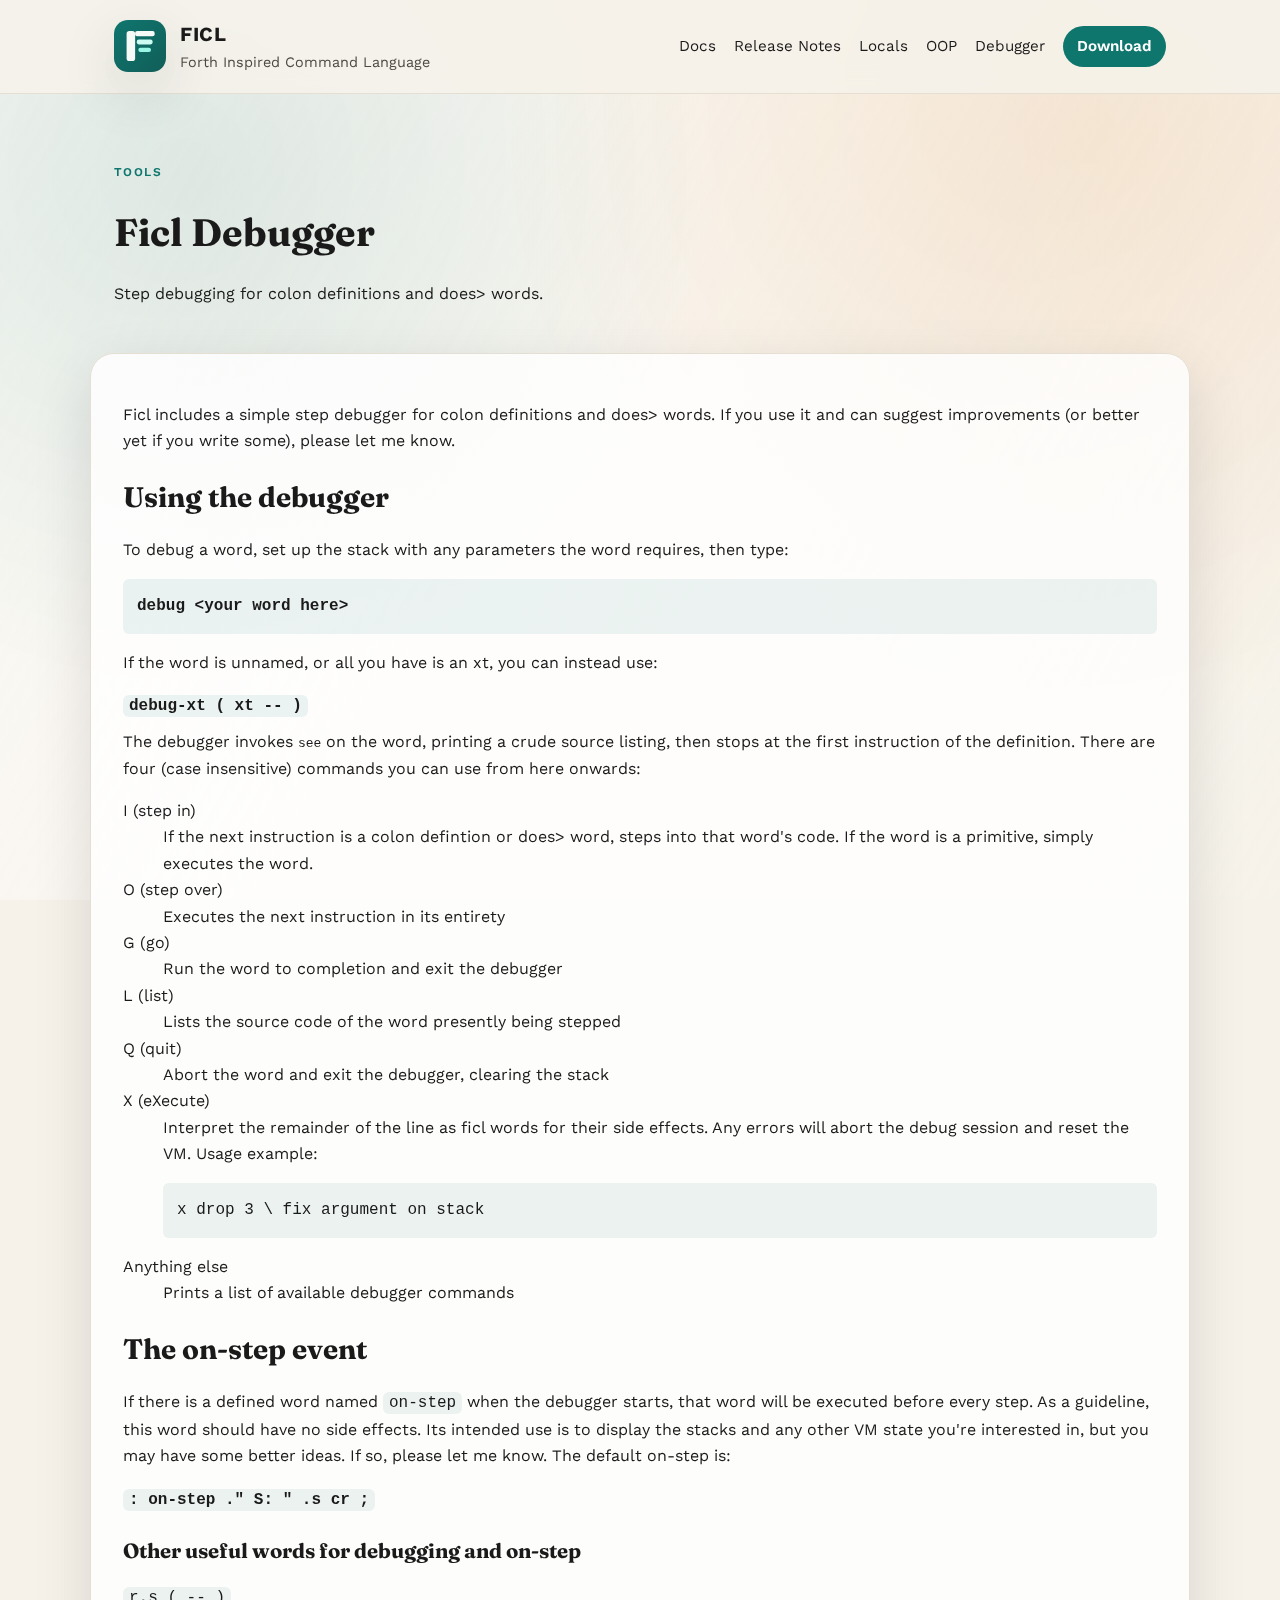
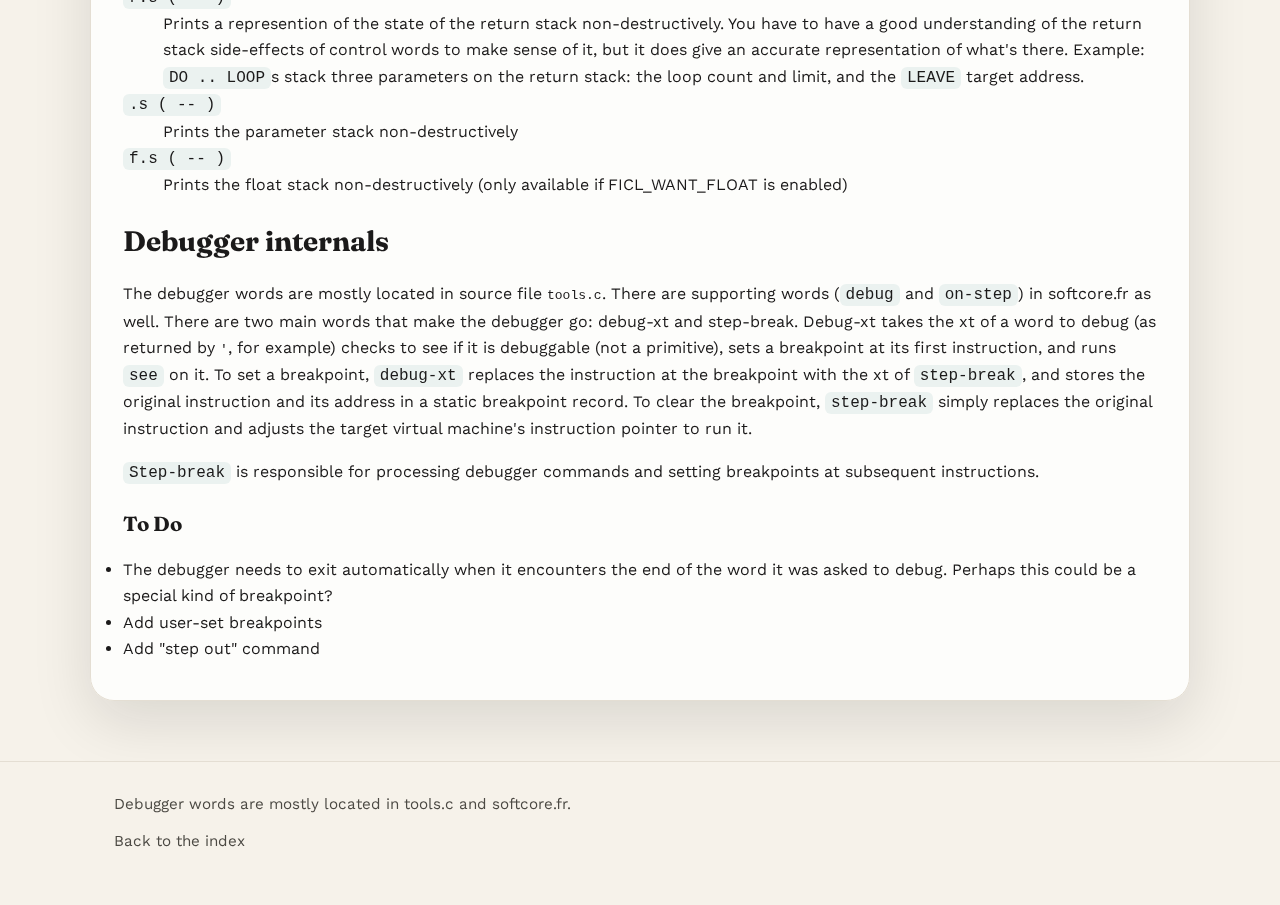
<file: doc/ficl_debug.html>
<!doctype html>
<html lang="en">
  <head>
    <meta charset="utf-8">
    <meta name="viewport" content="width=device-width, initial-scale=1">
    <meta name="author" content="john sadler">
    <meta name="description" content="Ficl debugger guide and usage notes">
    <link rel="icon" href="ficl-icon.svg" type="image/svg+xml">
    <link rel="stylesheet" href="styles.css">
    <title>Ficl Debugger</title>
  </head>
  <body>
    <header class="site-header">
      <div class="wrap">
        <a class="brand" href="index.html">
          <img class="brand-mark" src="ficl-icon.svg" alt="Ficl logo">
          <div>
            <span class="brand-name">Ficl</span>
            <span class="brand-tag">Forth Inspired Command Language</span>
          </div>
        </a>
        <nav class="site-nav">
          <a href="ficl.html">Docs</a>
          <a href="ficl_rel.html">Release Notes</a>
          <a href="ficl_loc.html">Locals</a>
          <a href="ficl_oop.html">OOP</a>
          <a href="ficl_debug.html">Debugger</a>
          <a class="nav-cta" href="http://sourceforge.net/project/showfiles.php?group_id=24441">Download</a>
        </nav>
      </div>
    </header>

    <main>
      <section class="page-hero">
        <div class="wrap">
          <p class="eyebrow">Tools</p>
          <h1>Ficl Debugger</h1>
          <p>Step debugging for colon definitions and does&gt; words.</p>
        </div>
      </section>

      <div class="wrap content">
        <table cols="1" width="650">
<tr>
<td>
<p>Ficl includes a simple step debugger for colon definitions
and does> words. If you use it and can suggest improvements (or better
yet if you write some), please let me know.</p>
<h2>Using the debugger</h2>
To debug a word, set up the stack with any parameters the word requires,
then type:

<b><pre>debug &lt;your word here></pre></b>

<p>If the word is unnamed, or all you have is an xt, you can instead use:</p>
<b><code>debug-xt   ( xt -- )</code></b>
<p>The debugger invokes <tt>see</tt> on the word, printing a crude source
listing, then stops at the first instruction of the definition. There are
four (case insensitive) commands you can use from here onwards:</p>

<dl>
<dt>I (step in)</dt>
<dd>If the next instruction is a colon defintion or does> word, steps into
that word's code. If the word is a primitive, simply executes the word.</dd>

<dt>O (step over)</dt>
<dd>Executes the next instruction in its entirety</dd>

<dt>G (go)</dt>
<dd>Run the word to completion and exit the debugger</dd>

<dt>L (list)</dt>
<dd>Lists the source code of the word presently being stepped</dd>

<dt>Q (quit)</dt>
<dd>Abort the word and exit the debugger, clearing the stack</dd>

<dt>X (eXecute)</dt>
<dd>Interpret the remainder of the line as ficl words for their side effects. 
Any errors will abort the debug session and reset the VM. Usage example:
<pre>
x drop 3 \ fix argument on stack
</pre>
</dd>

<dt>Anything else</dt>
<dd>Prints a list of available debugger commands</dd>
</dl>

<h2>The on-step event</h2>
<p>If there is a defined word named <code>on-step</code> when the debugger starts, that
word will be executed before every step. As a guideline, this word should
have no side effects. Its intended use is to display the stacks and any other
VM state you're interested in, but you
may have some better ideas. If so, please let me know. The default on-step is:<p>
<b><code>: on-step  ." S: " .s cr ;</code></b>

<h3>Other useful words for debugging and on-step</h3>
<dl>
<dt><code>r.s  ( -- )</code></dt>
<dd>Prints a represention of the state of the return stack non-destructively. You have to have 
a good understanding of the return stack side-effects of control words to make sense of it,
but it does give an accurate representation of what's there. Example: <code>DO .. LOOP</code>s stack
three parameters on the return stack: the loop count and limit, and the <code>LEAVE</code> target
address.</dd>
<dt><code>.s  ( -- )</code></dt>
<dd>Prints the parameter stack non-destructively</dd>
<dt><code>f.s  ( -- )</code></dt>
<dd>Prints the float stack non-destructively (only available if FICL_WANT_FLOAT is enabled)</dd>
</dl>
<h2>Debugger internals</h2>
<p>
The debugger words are mostly located in source file <tt>tools.c</tt>. There are
supporting words (<code>debug</code> and <code>on-step</code>) in softcore.fr as well. 
There are two main words that make the debugger go: debug-xt and step-break. 
Debug-xt takes the xt of a word to debug (as returned by <tt>'</tt>, for example) 
checks to see if it is debuggable (not a primitive), sets a breakpoint at its
first instruction, and runs <code>see</code> on it. To set a breakpoint, 
<code>debug-xt</code>
replaces the instruction at the breakpoint with the xt of <code>step-break</code>, and
stores the original instruction and its address in a static breakpoint
record. To clear the breakpoint, <code>step-break</code> simply replaces the original
instruction and adjusts the target virtual machine's instruction pointer
to run it.
</p>
<p><code>Step-break</code> is responsible for processing debugger commands and setting
breakpoints at subsequent instructions.</p>
<h3>To Do</h3>
<bl>
<li>The debugger needs to exit automatically when it encounters the end of the word
it was asked to debug. Perhaps this could be a special kind of breakpoint?
</li>
<li>Add user-set breakpoints</li>
<li>Add "step out" command</li>
</bl>
</td>
</tr>
        </table>
      </div>
    </main>

    <footer class="site-footer">
      <div class="wrap footer-grid">
        <div>Debugger words are mostly located in tools.c and softcore.fr.</div>
        <div><a href="index.html">Back to the index</a></div>
      </div>
    </footer>
  </body>
</html>
</file>
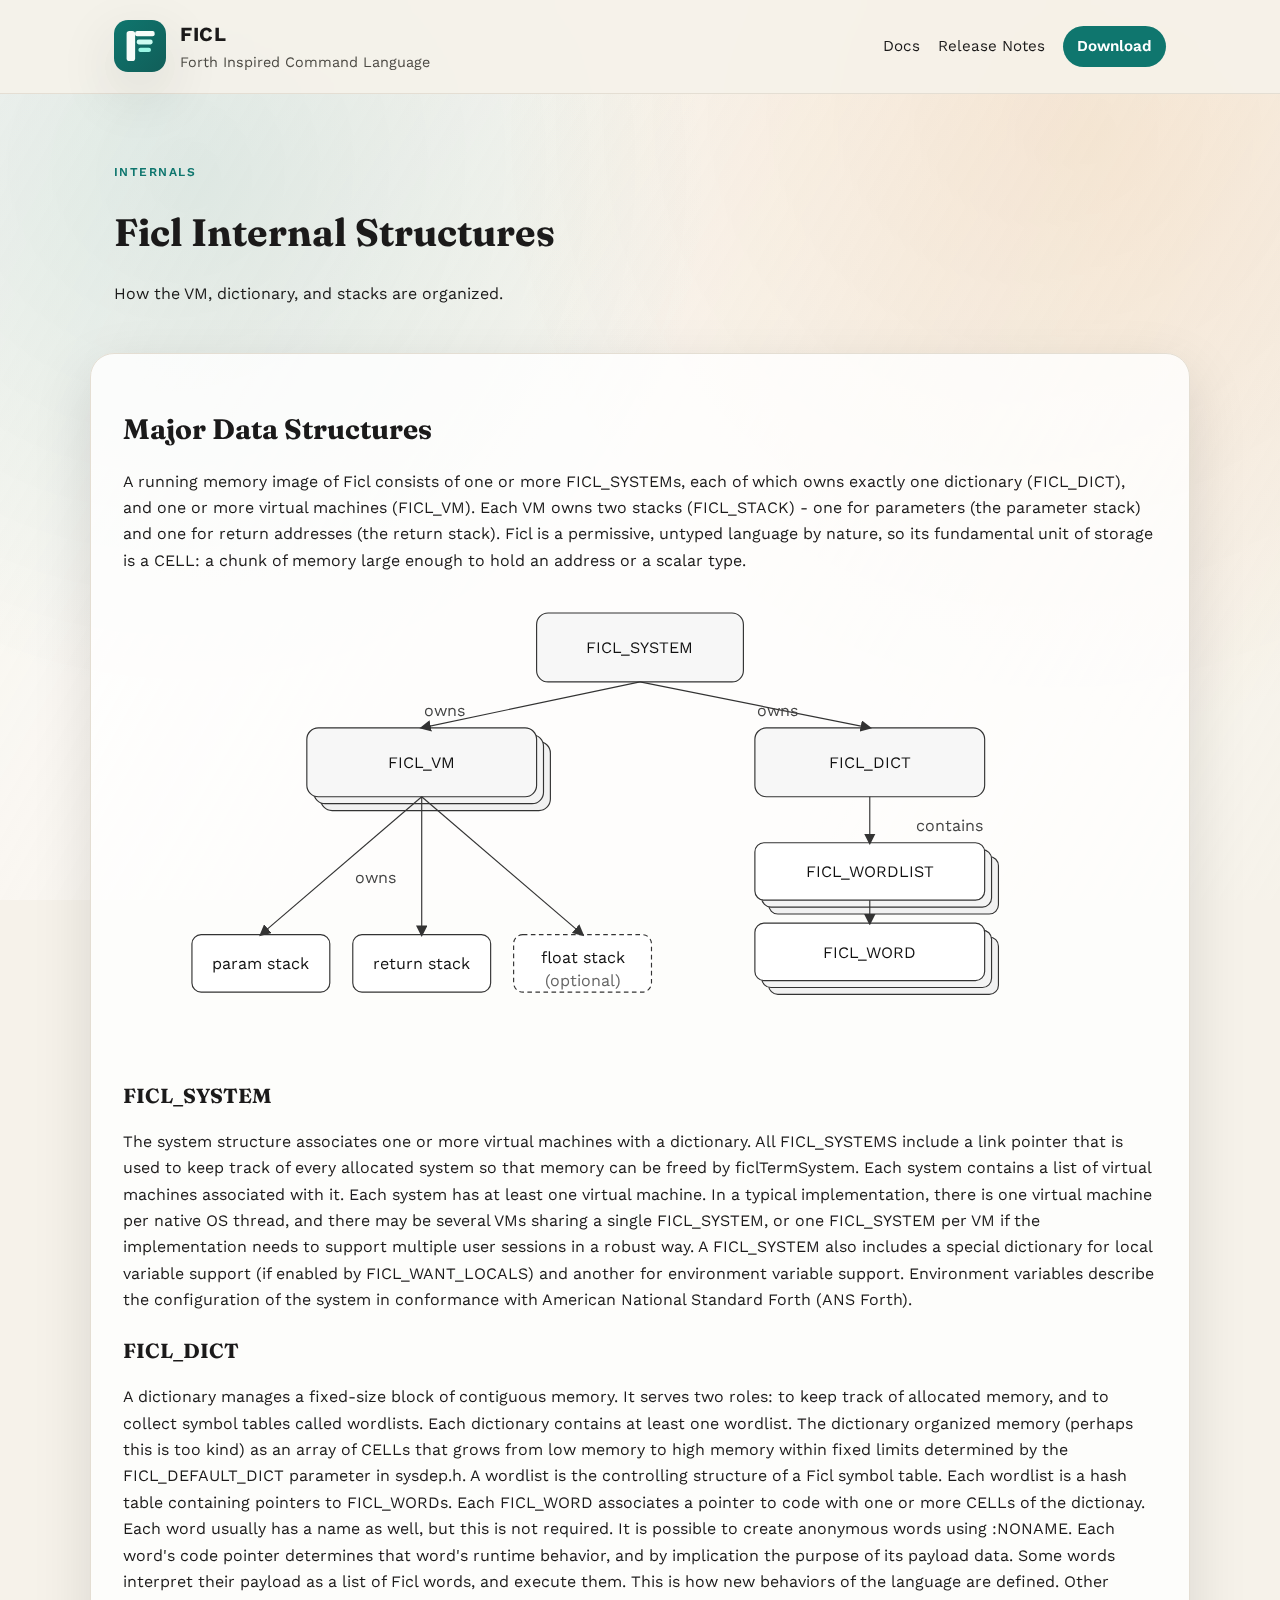
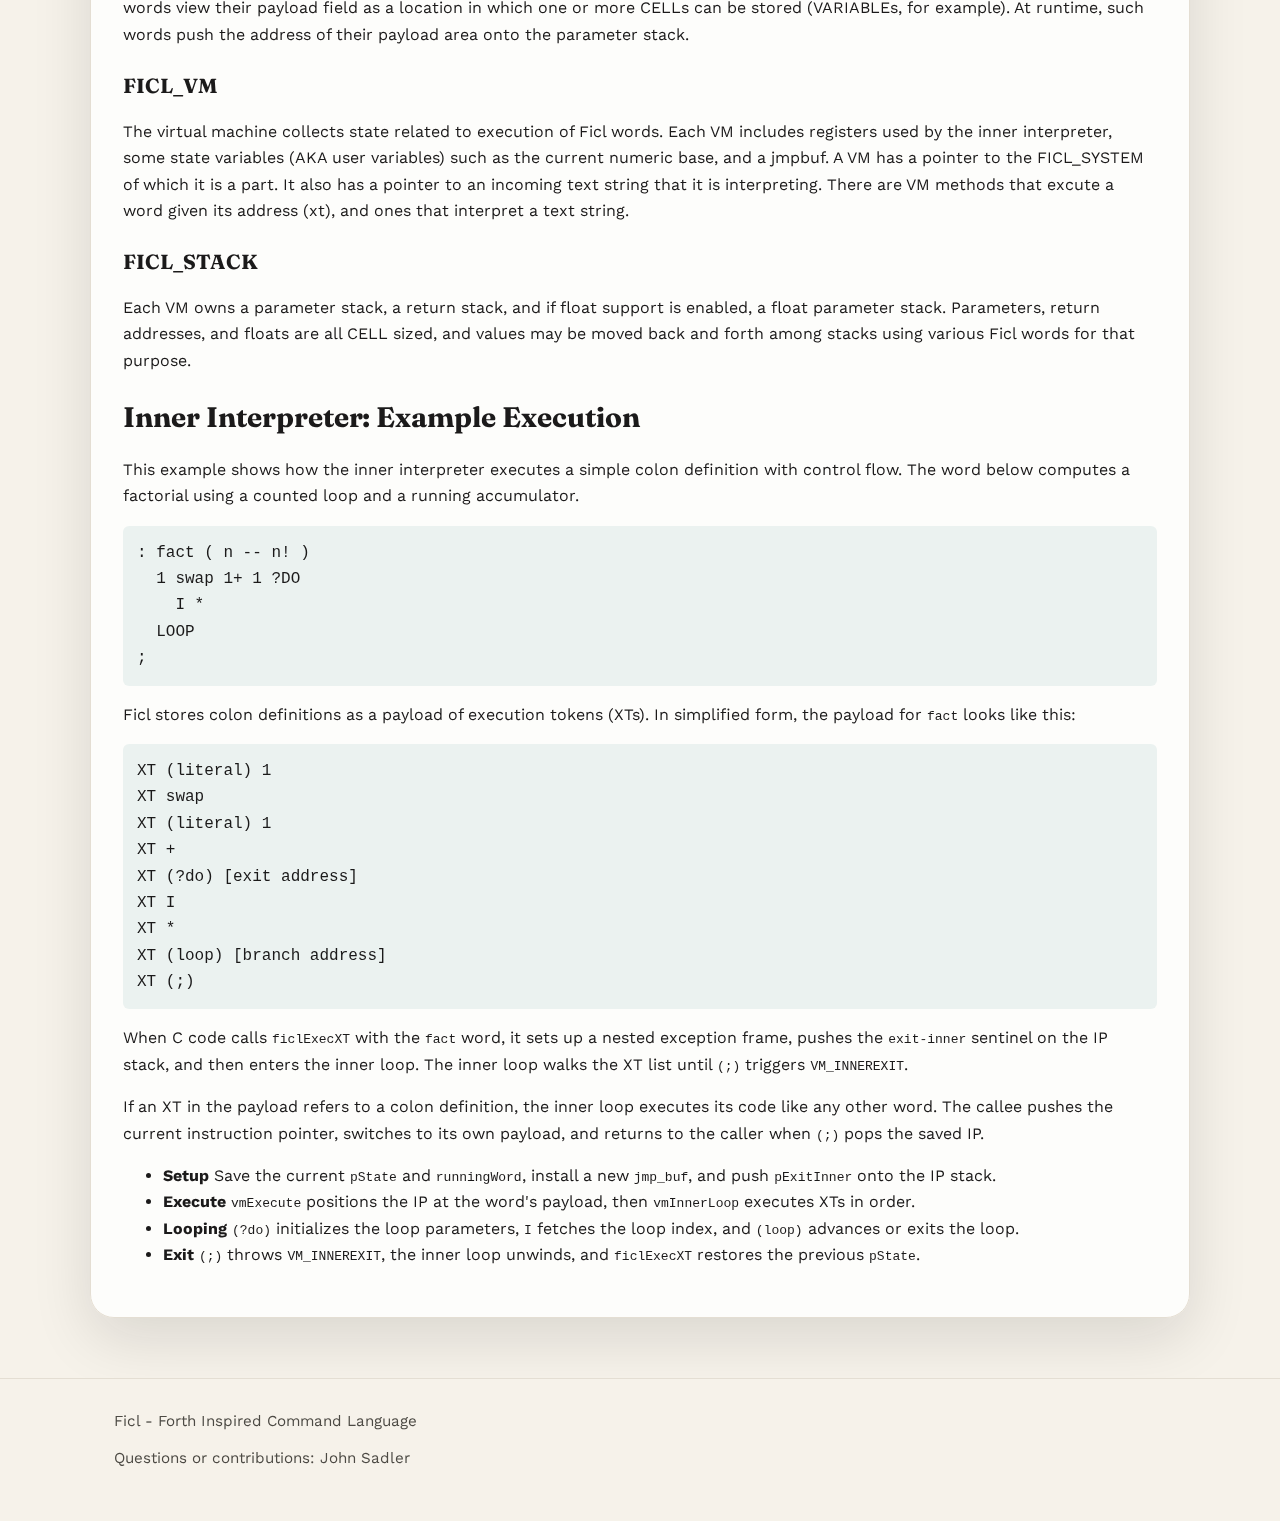
<file: doc/ficl_guts.html>
<!doctype html>
<html lang="en">
  <head>
    <meta charset="utf-8">
    <meta name="viewport" content="width=device-width, initial-scale=1">
    <meta name="author" content="john sadler">
    <meta name="description" content="Ficl internals and VM data structures">
    <link rel="icon" href="ficl-icon.svg" type="image/svg+xml">
    <link rel="stylesheet" href="styles.css">
    <title>Ficl Internals</title>
  </head>
  <body>
    <header class="site-header">
      <div class="wrap">
        <a class="brand" href="index.html">
          <img class="brand-mark" src="ficl-icon.svg" alt="Ficl logo">
          <div>
            <span class="brand-name">Ficl</span>
            <span class="brand-tag">Forth Inspired Command Language</span>
          </div>
        </a>
        <nav class="site-nav">
          <a href="ficl.html">Docs</a>
          <a href="ficl_rel.html">Release Notes</a>
          <a class="nav-cta" href="http://sourceforge.net/project/showfiles.php?group_id=24441">Download</a>
        </nav>
      </div>
    </header>

    <main>
      <section class="page-hero">
        <div class="wrap">
          <p class="eyebrow">Internals</p>
          <h1>Ficl Internal Structures</h1>
          <p>How the VM, dictionary, and stacks are organized.</p>
        </div>
      </section>

      <div class="wrap content">

<h2>Major Data Structures</h2>
<p>
A running memory image of Ficl consists of one or more FICL_SYSTEMs, 
each of which owns exactly one dictionary (FICL_DICT), 
and one or more virtual machines (FICL_VM). Each VM owns two stacks
(FICL_STACK) - one for parameters (the parameter stack) 
and one for return addresses (the return stack). 
Ficl is a permissive, untyped language by nature, 
so its fundamental unit of storage is a CELL: a chunk of memory
large enough to hold an address or a scalar type.
</p>
<svg viewBox="0 0 900 400" width="100%" height="auto" role="img" aria-labelledby="ficl-structures-title ficl-structures-desc" style="font-family: inherit; font-size: 14px;">
  <title id="ficl-structures-title">Ficl major data structures</title>
  <desc id="ficl-structures-desc">Diagram showing FICL_SYSTEM owning a dictionary and multiple virtual machines. Each VM owns parameter, return, and optional float stacks. The dictionary contains wordlists, FICL_WORD entries, and cell payloads.</desc>
  <defs>
    <marker id="arrow" markerWidth="10" markerHeight="10" refX="8" refY="5" orient="auto" markerUnits="strokeWidth">
      <path d="M0,0 L10,5 L0,10 z" fill="#333"></path>
    </marker>
  </defs>
  <rect x="360" y="20" width="180" height="60" rx="10" fill="#f7f7f7" stroke="#333"></rect>
  <text x="450" y="55" text-anchor="middle" fill="#111">FICL_SYSTEM</text>

  <rect x="172" y="132" width="200" height="60" rx="10" fill="#f1f1f1" stroke="#333"></rect>
  <rect x="166" y="126" width="200" height="60" rx="10" fill="#f4f4f4" stroke="#333"></rect>
  <rect x="160" y="120" width="200" height="60" rx="10" fill="#f7f7f7" stroke="#333"></rect>
  <text x="260" y="155" text-anchor="middle" fill="#111">FICL_VM</text>

  <rect x="60" y="300" width="120" height="50" rx="8" fill="#ffffff" stroke="#333"></rect>
  <text x="120" y="330" text-anchor="middle" fill="#111">param stack</text>
  <rect x="200" y="300" width="120" height="50" rx="8" fill="#ffffff" stroke="#333"></rect>
  <text x="260" y="330" text-anchor="middle" fill="#111">return stack</text>
  <rect x="340" y="300" width="120" height="50" rx="8" fill="#ffffff" stroke="#333" stroke-dasharray="4 3"></rect>
  <text x="400" y="325" text-anchor="middle" fill="#111">float stack</text>
  <text x="400" y="345" text-anchor="middle" fill="#666">(optional)</text>

  <rect x="550" y="120" width="200" height="60" rx="10" fill="#f7f7f7" stroke="#333"></rect>
  <text x="650" y="155" text-anchor="middle" fill="#111">FICL_DICT</text>

  <rect x="562" y="232" width="200" height="50" rx="8" fill="#f1f1f1" stroke="#333"></rect>
  <rect x="556" y="226" width="200" height="50" rx="8" fill="#f4f4f4" stroke="#333"></rect>
  <rect x="550" y="220" width="200" height="50" rx="8" fill="#ffffff" stroke="#333"></rect>
  <text x="650" y="250" text-anchor="middle" fill="#111">FICL_WORDLIST</text>
  <rect x="562" y="302" width="200" height="50" rx="8" fill="#f1f1f1" stroke="#333"></rect>
  <rect x="556" y="296" width="200" height="50" rx="8" fill="#f4f4f4" stroke="#333"></rect>
  <rect x="550" y="290" width="200" height="50" rx="8" fill="#ffffff" stroke="#333"></rect>
  <text x="650" y="320" text-anchor="middle" fill="#111">FICL_WORD</text>

  <line x1="450" y1="80" x2="260" y2="120" stroke="#333" marker-end="url(#arrow)"></line>
  <line x1="450" y1="80" x2="650" y2="120" stroke="#333" marker-end="url(#arrow)"></line>
  <text x="280" y="110" text-anchor="middle" fill="#444">owns</text>
  <text x="570" y="110" text-anchor="middle" fill="#444">owns</text>

  <line x1="260" y1="180" x2="120" y2="300" stroke="#333" marker-end="url(#arrow)"></line>
  <line x1="260" y1="180" x2="260" y2="300" stroke="#333" marker-end="url(#arrow)"></line>
  <line x1="260" y1="180" x2="400" y2="300" stroke="#333" marker-end="url(#arrow)"></line>
  <text x="220" y="255" text-anchor="middle" fill="#444">owns</text>

  <line x1="650" y1="180" x2="650" y2="220" stroke="#333" marker-end="url(#arrow)"></line>
  <line x1="650" y1="270" x2="650" y2="290" stroke="#333" marker-end="url(#arrow)"></line>
  <text x="690" y="210" text-anchor="start" fill="#444">contains</text>
</svg>

<h3>FICL_SYSTEM</h3>
The system structure associates one or more virtual machines with a dictionary. All FICL_SYSTEMS
include a link pointer that is used to keep track of every allocated system so that memory
can be freed by ficlTermSystem. Each system contains a list of virtual machines associated with
it. Each system has at least one virtual machine. In a typical implementation, there is one virtual
machine per native OS thread, and there may be several VMs sharing a single FICL_SYSTEM, or one
FICL_SYSTEM per VM if the implementation needs to support multiple user sessions in a robust way.

A FICL_SYSTEM also includes a special dictionary for local variable support (if enabled 
by FICL_WANT_LOCALS) and another for environment variable support. Environment variables 
describe the configuration of the system in conformance with American National Standard Forth 
(ANS Forth).
<h3>FICL_DICT</h3>
A dictionary manages a fixed-size block of contiguous memory. It serves two roles: to keep track 
of allocated memory, and to collect symbol tables called wordlists. Each dictionary contains at
least one wordlist. The dictionary organized memory (perhaps this is too kind) as an array of
CELLs that grows from low memory to high memory within fixed limits determined by the 
FICL_DEFAULT_DICT parameter in sysdep.h. 

A wordlist is the controlling structure of a Ficl symbol table. Each wordlist is a hash table 
containing pointers to FICL_WORDs. Each FICL_WORD associates a pointer to code with one or more
CELLs of the dictionay. Each word usually has a name as well, but this is not required. It is
possible to create anonymous words using :NONAME.

Each word's code pointer determines that word's runtime behavior, and by implication the purpose
of its payload data. Some words interpret their payload as a list of Ficl words, and execute them.
This is how new behaviors of the language are defined. Other words view their payload field as
a location in which one or more CELLs can be stored (VARIABLEs, for example). At runtime, such
words push the address of their payload area onto the parameter stack.
<h3>FICL_VM</h3>
The virtual machine collects state related to execution of Ficl words. Each VM includes
registers used by the inner interpreter, some state variables (AKA user variables) such as
the current numeric base, and a jmpbuf.
A VM has a pointer to the FICL_SYSTEM of which it is a part. It also has a pointer to an incoming 
text string that it is interpreting. There are VM methods that excute a word given its address
(xt), and ones that interpret a text string. 
<h3>FICL_STACK</h3>
Each VM owns a parameter stack, a return stack, and if float support is enabled, a float parameter
stack. Parameters, return addresses, and floats are all CELL sized, and values may be
moved back and forth among stacks using various Ficl words for that purpose.&nbsp;
<h2>Inner Interpreter: Example Execution</h2>
<p>
This example shows how the inner interpreter executes a simple colon definition with control flow.
The word below computes a factorial using a counted loop and a running accumulator.
</p>
<pre>
: fact ( n -- n! )
  1 swap 1+ 1 ?DO
    I *
  LOOP
;
</pre>
<p>
Ficl stores colon definitions as a payload of execution tokens (XTs). In simplified form, the
payload for <TT>fact</TT> looks like this:
</p>
<pre>
XT (literal) 1
XT swap
XT (literal) 1
XT +
XT (?do) [exit address]
XT I
XT *
XT (loop) [branch address]
XT (;)
</pre>
<p>
When C code calls <TT>ficlExecXT</TT> with the <TT>fact</TT> word, it sets up a nested exception
frame, pushes the <TT>exit-inner</TT> sentinel on the IP stack, and then enters the inner loop.
The inner loop walks the XT list until <TT>(;)</TT> triggers <TT>VM_INNEREXIT</TT>.
</p>
<p>
If an XT in the payload refers to a colon definition, the inner loop executes
its code like any other word. The callee pushes the current instruction pointer, switches to its
own payload, and returns to the caller when <TT>(;)</TT> pops the saved IP.
</p>
<ul>
  <li>
    <B>Setup</B> Save the current <TT>pState</TT> and <TT>runningWord</TT>, install a new
    <TT>jmp_buf</TT>, and push <TT>pExitInner</TT> onto the IP stack.
  </li>
  <li>
    <B>Execute</B> <TT>vmExecute</TT> positions the IP at the word's payload, then
    <TT>vmInnerLoop</TT> executes XTs in order.
  </li>
  <li>
    <B>Looping</B> <TT>(?do)</TT> initializes the loop parameters, <TT>I</TT> fetches the loop
    index, and <TT>(loop)</TT> advances or exits the loop.
  </li>
  <li>
    <B>Exit</B> <TT>(;)</TT> throws <TT>VM_INNEREXIT</TT>, the inner loop unwinds, and
    <TT>ficlExecXT</TT> restores the previous <TT>pState</TT>.
  </li>
</ul>
  </div>
  </main>

    <footer class="site-footer">
      <div class="wrap footer-grid">
        <div>Ficl - Forth Inspired Command Language</div>
        <div>Questions or contributions: <a href="https://sourceforge.net/u/jsadler/profile/">John Sadler</a></div>
      </div>
    </footer>
  </body>
</html>
</file>
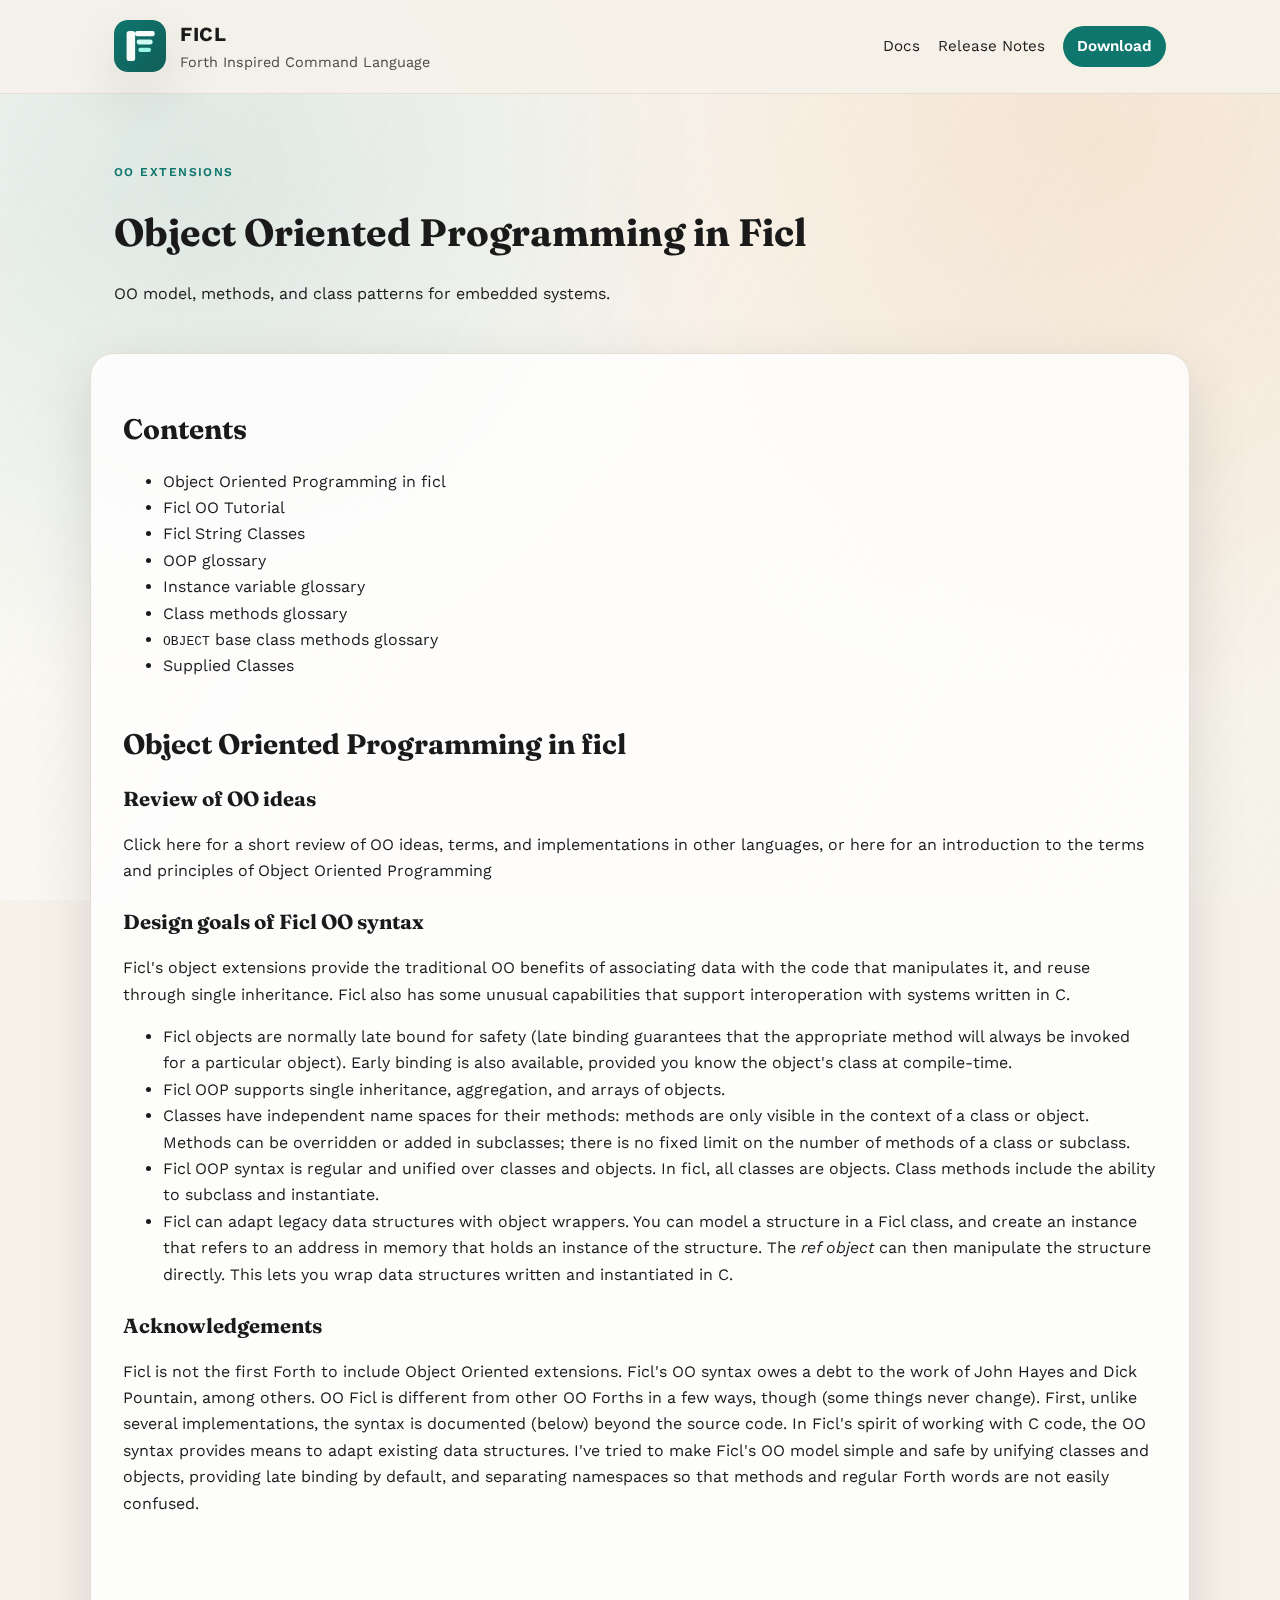
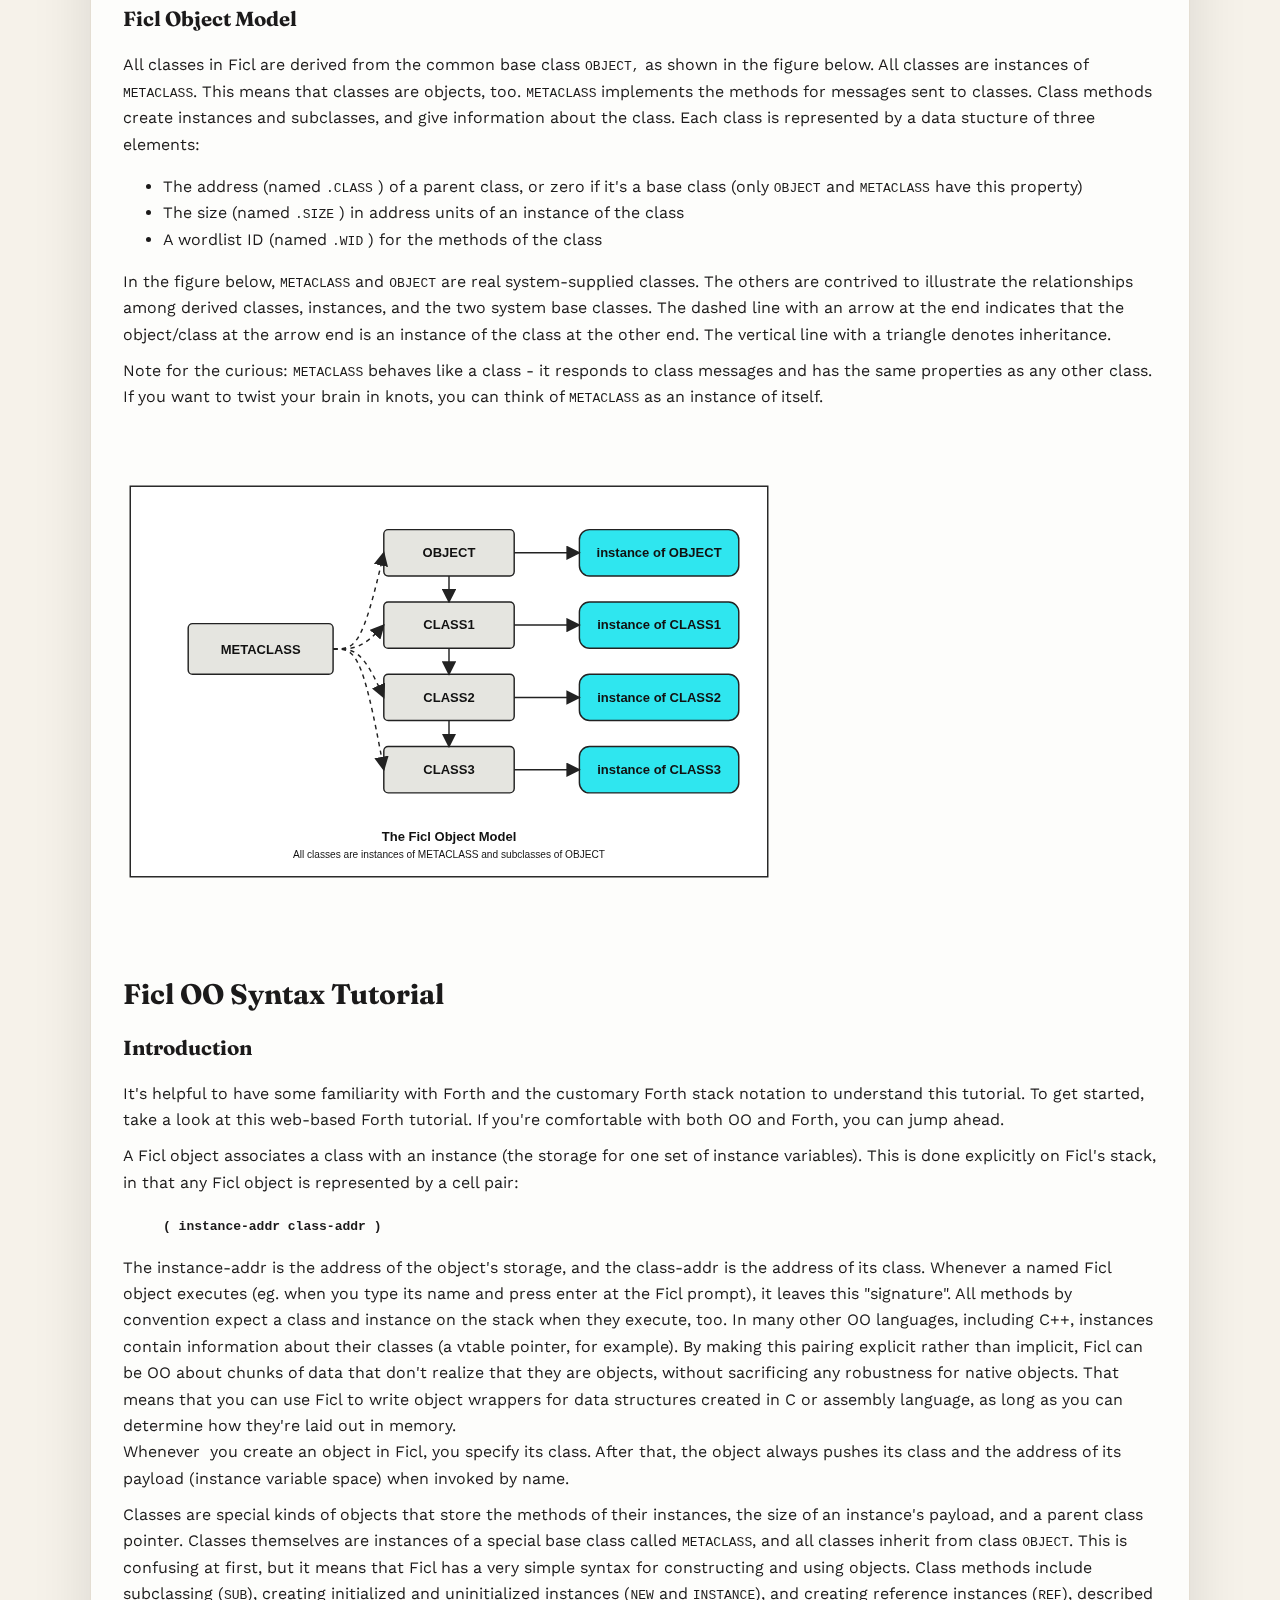
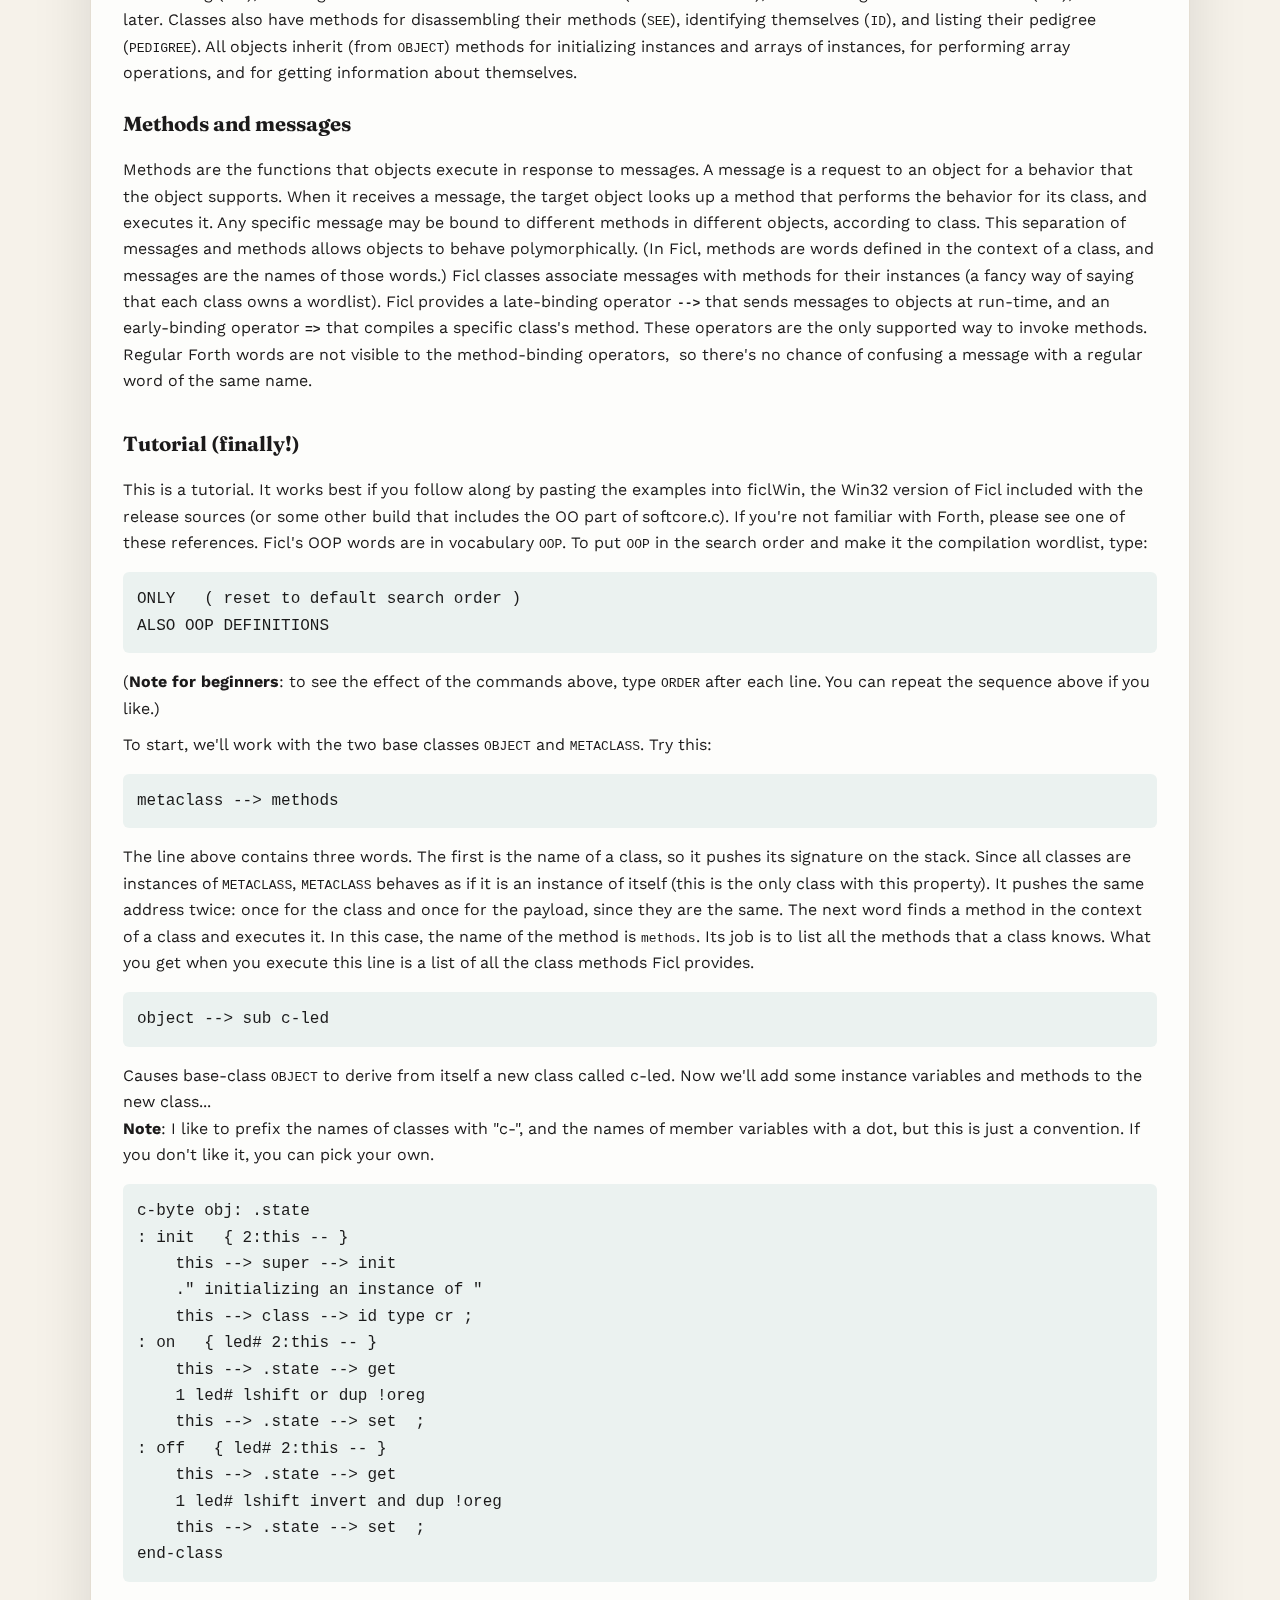
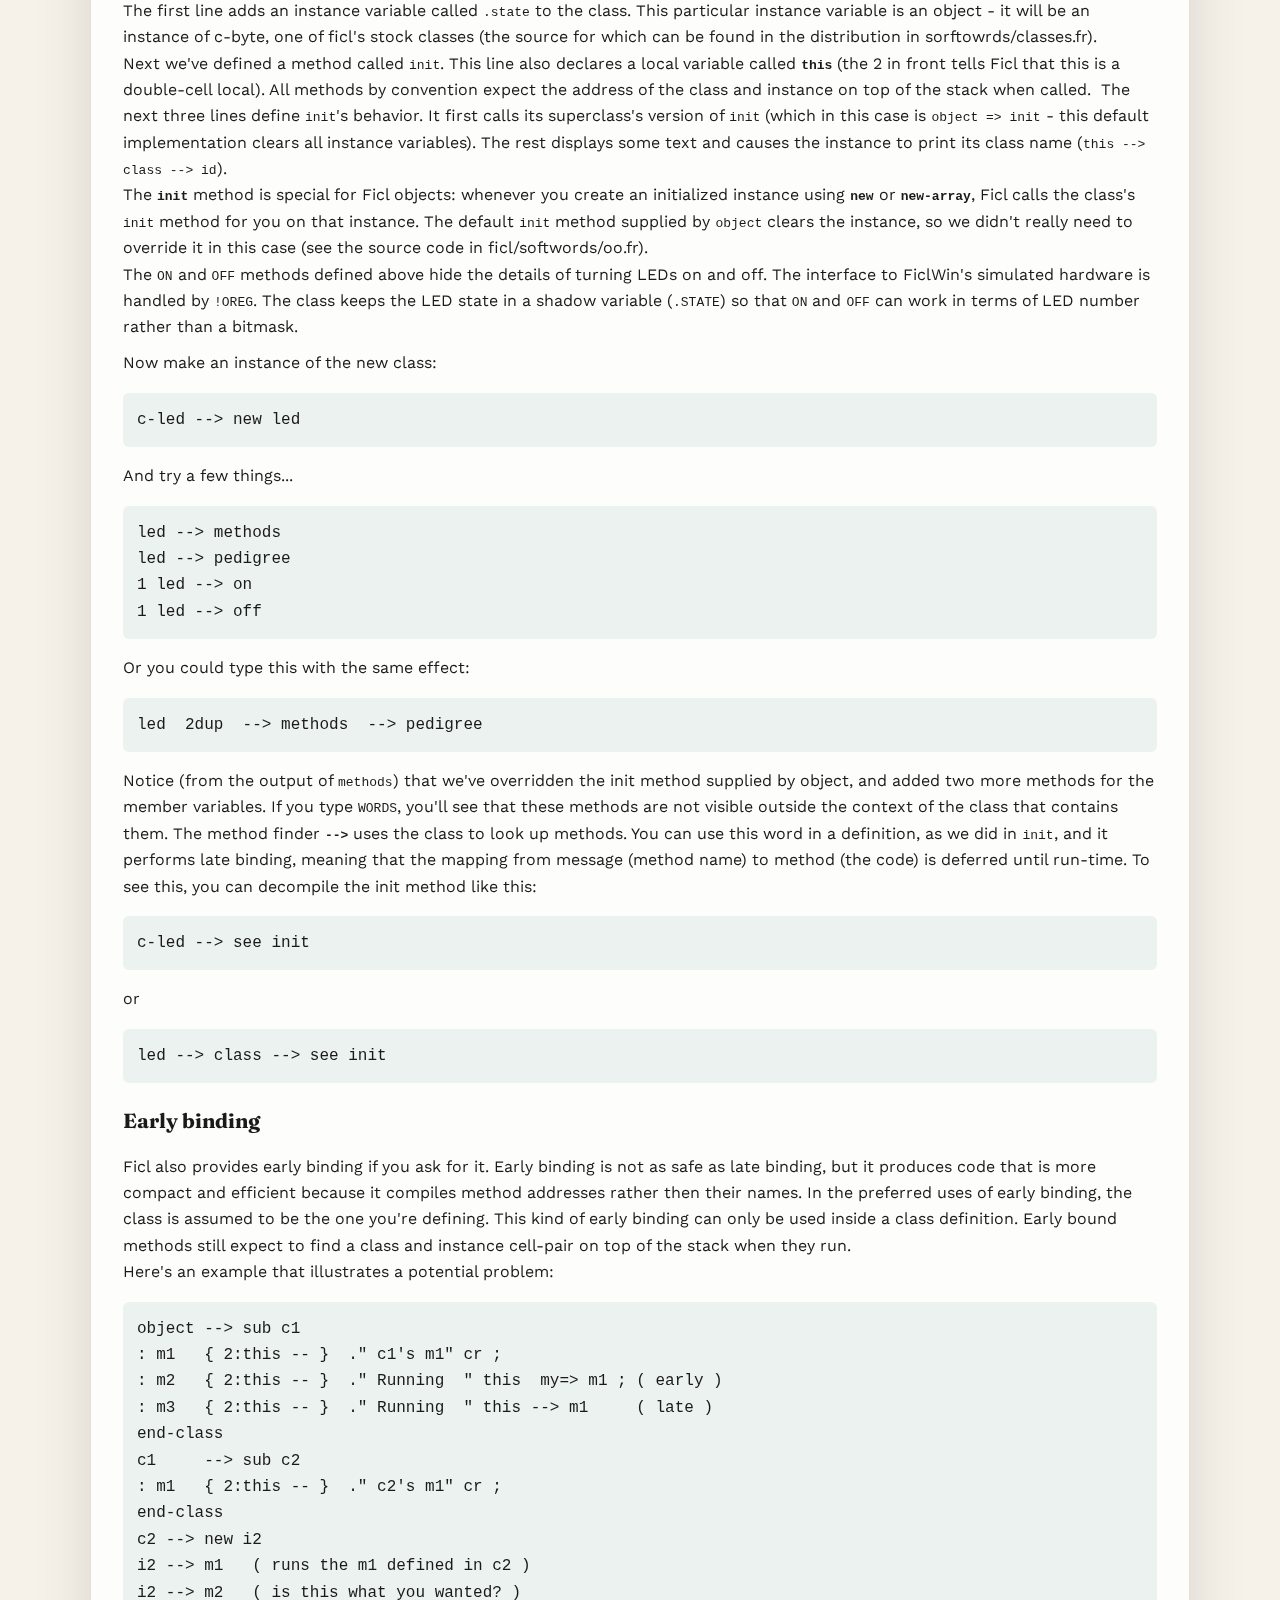
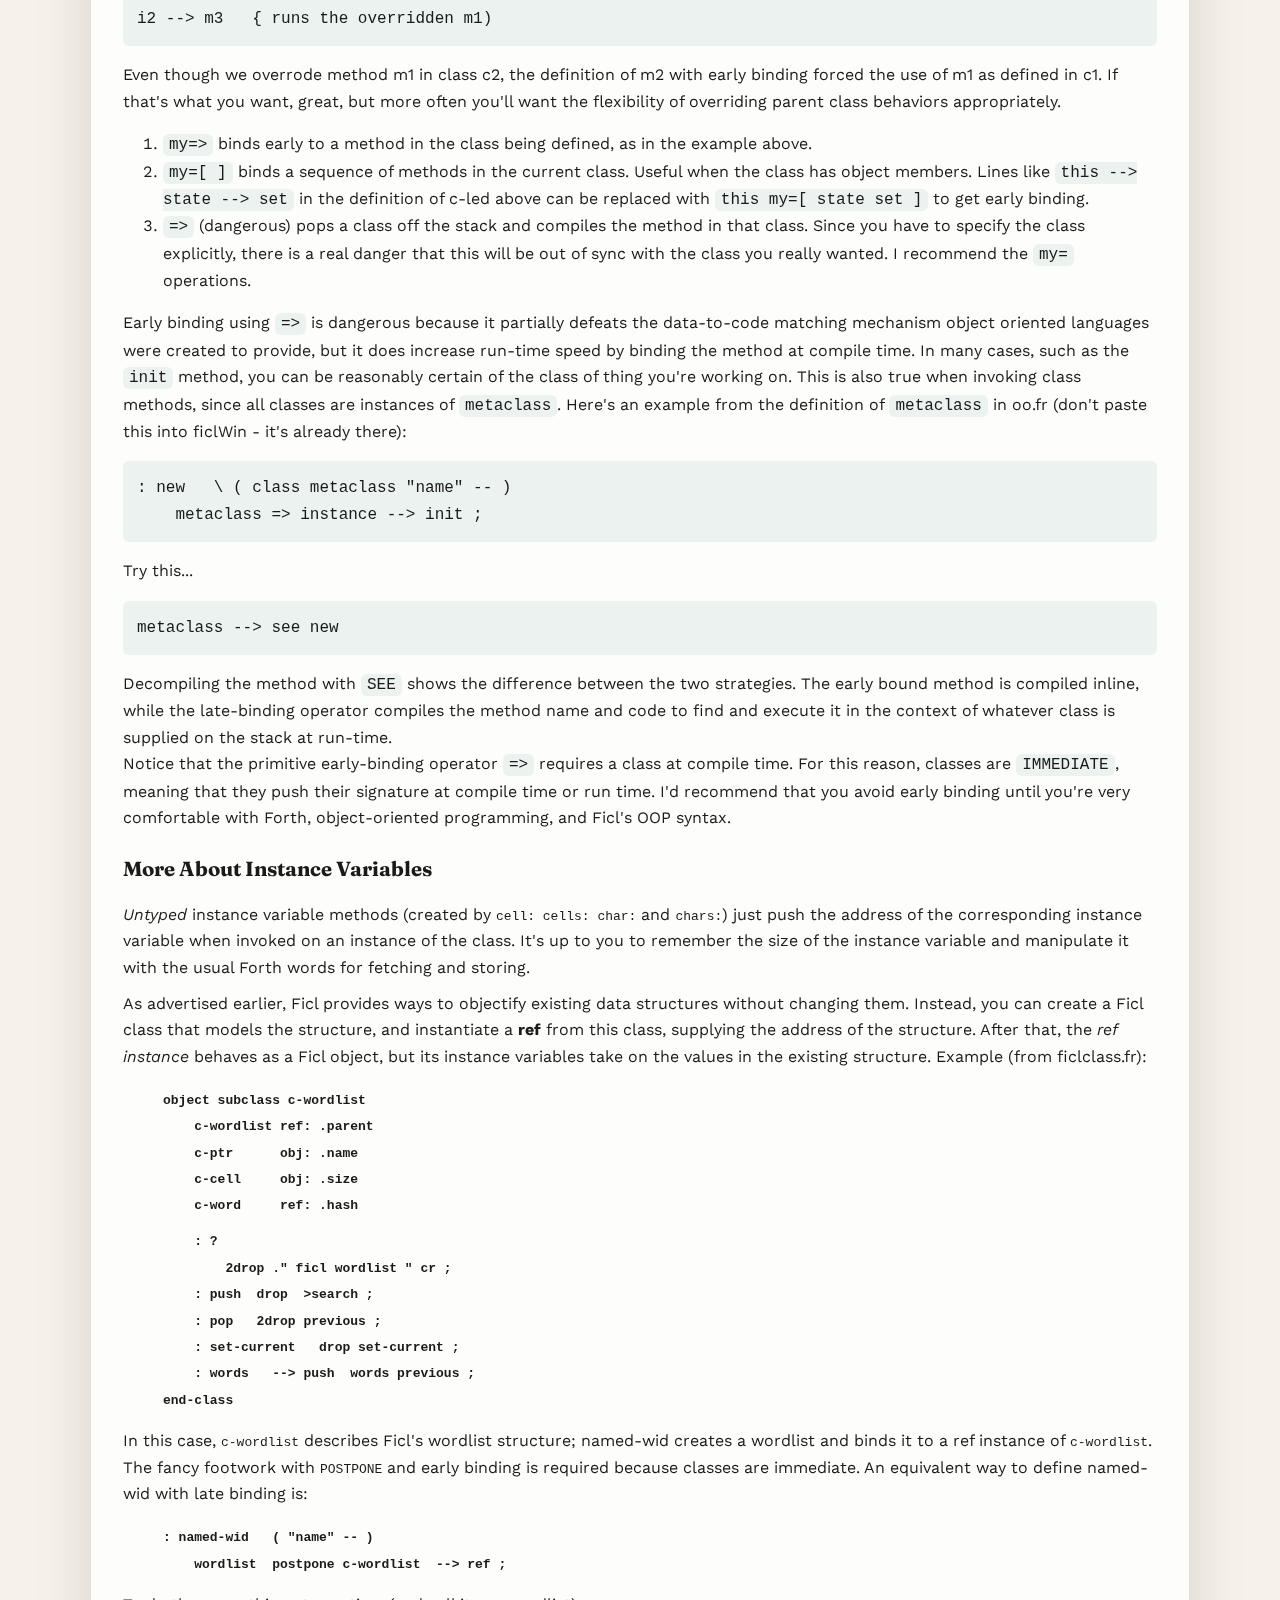
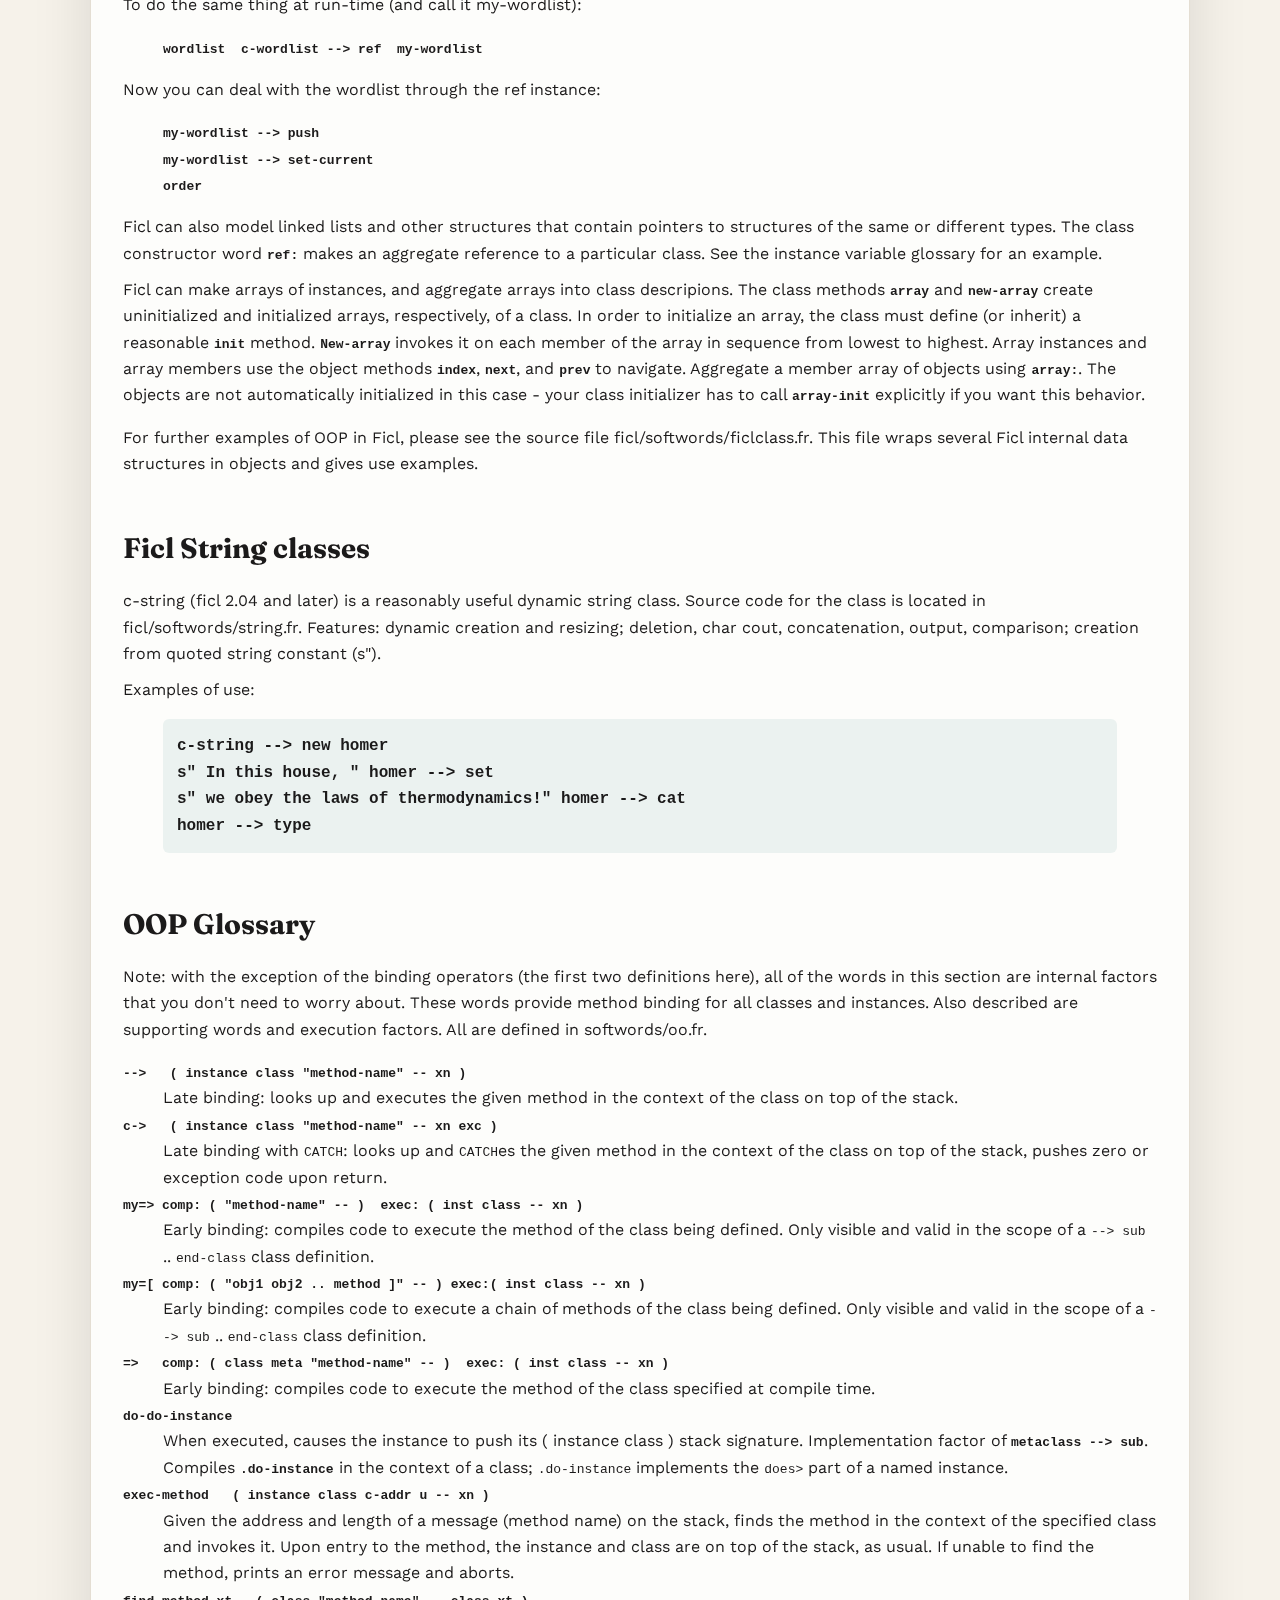
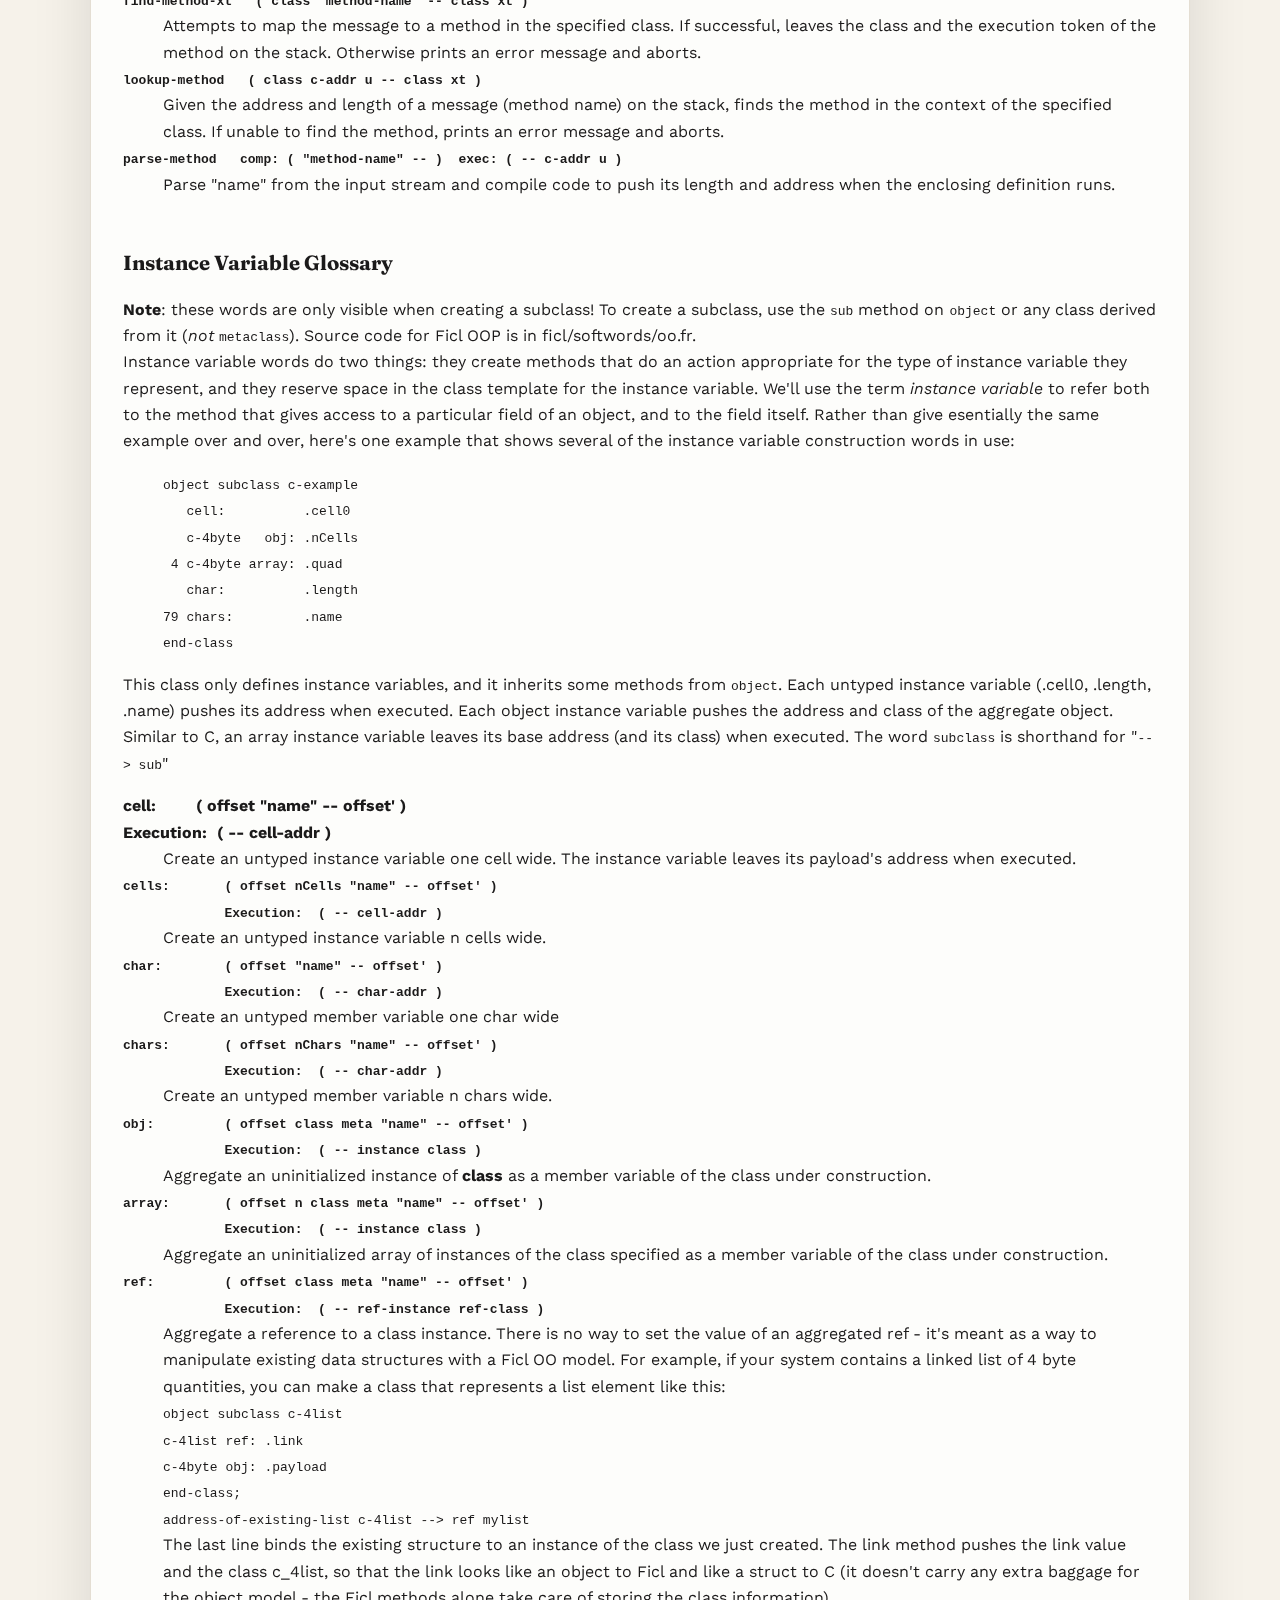
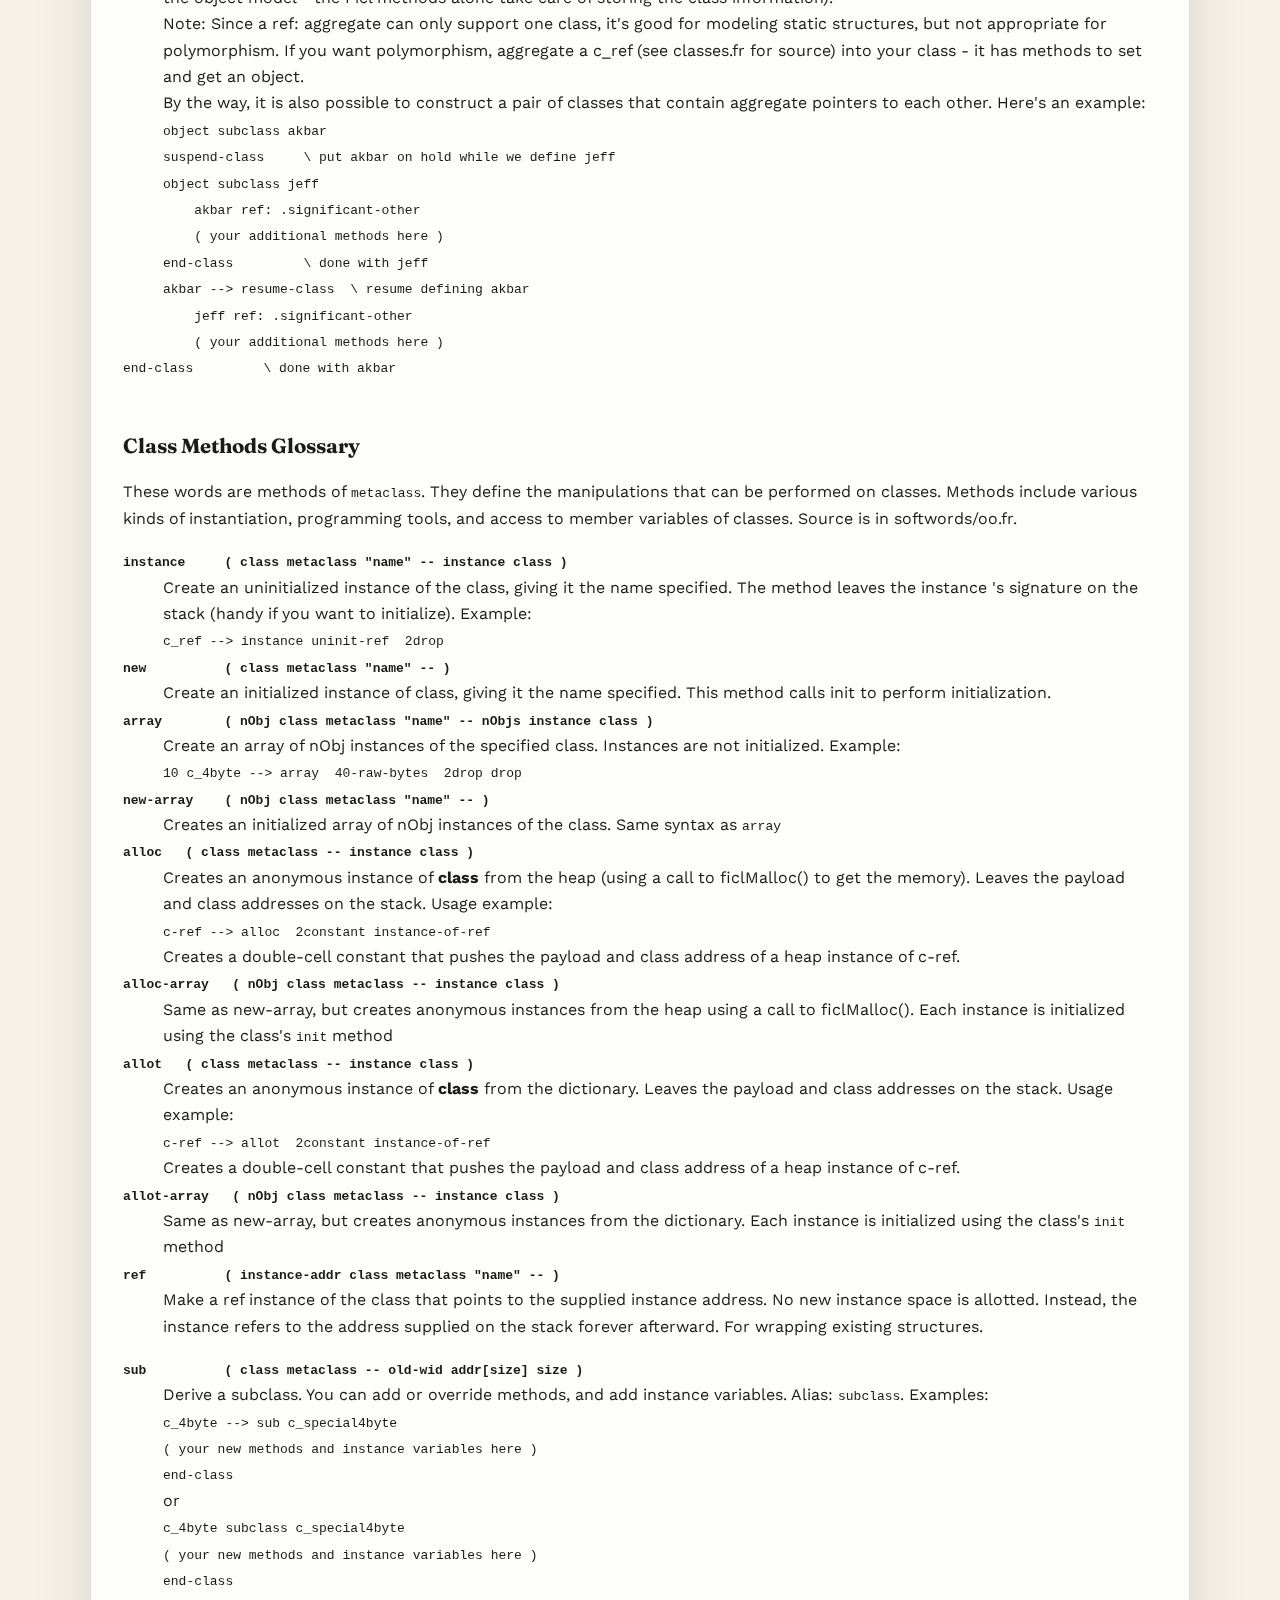
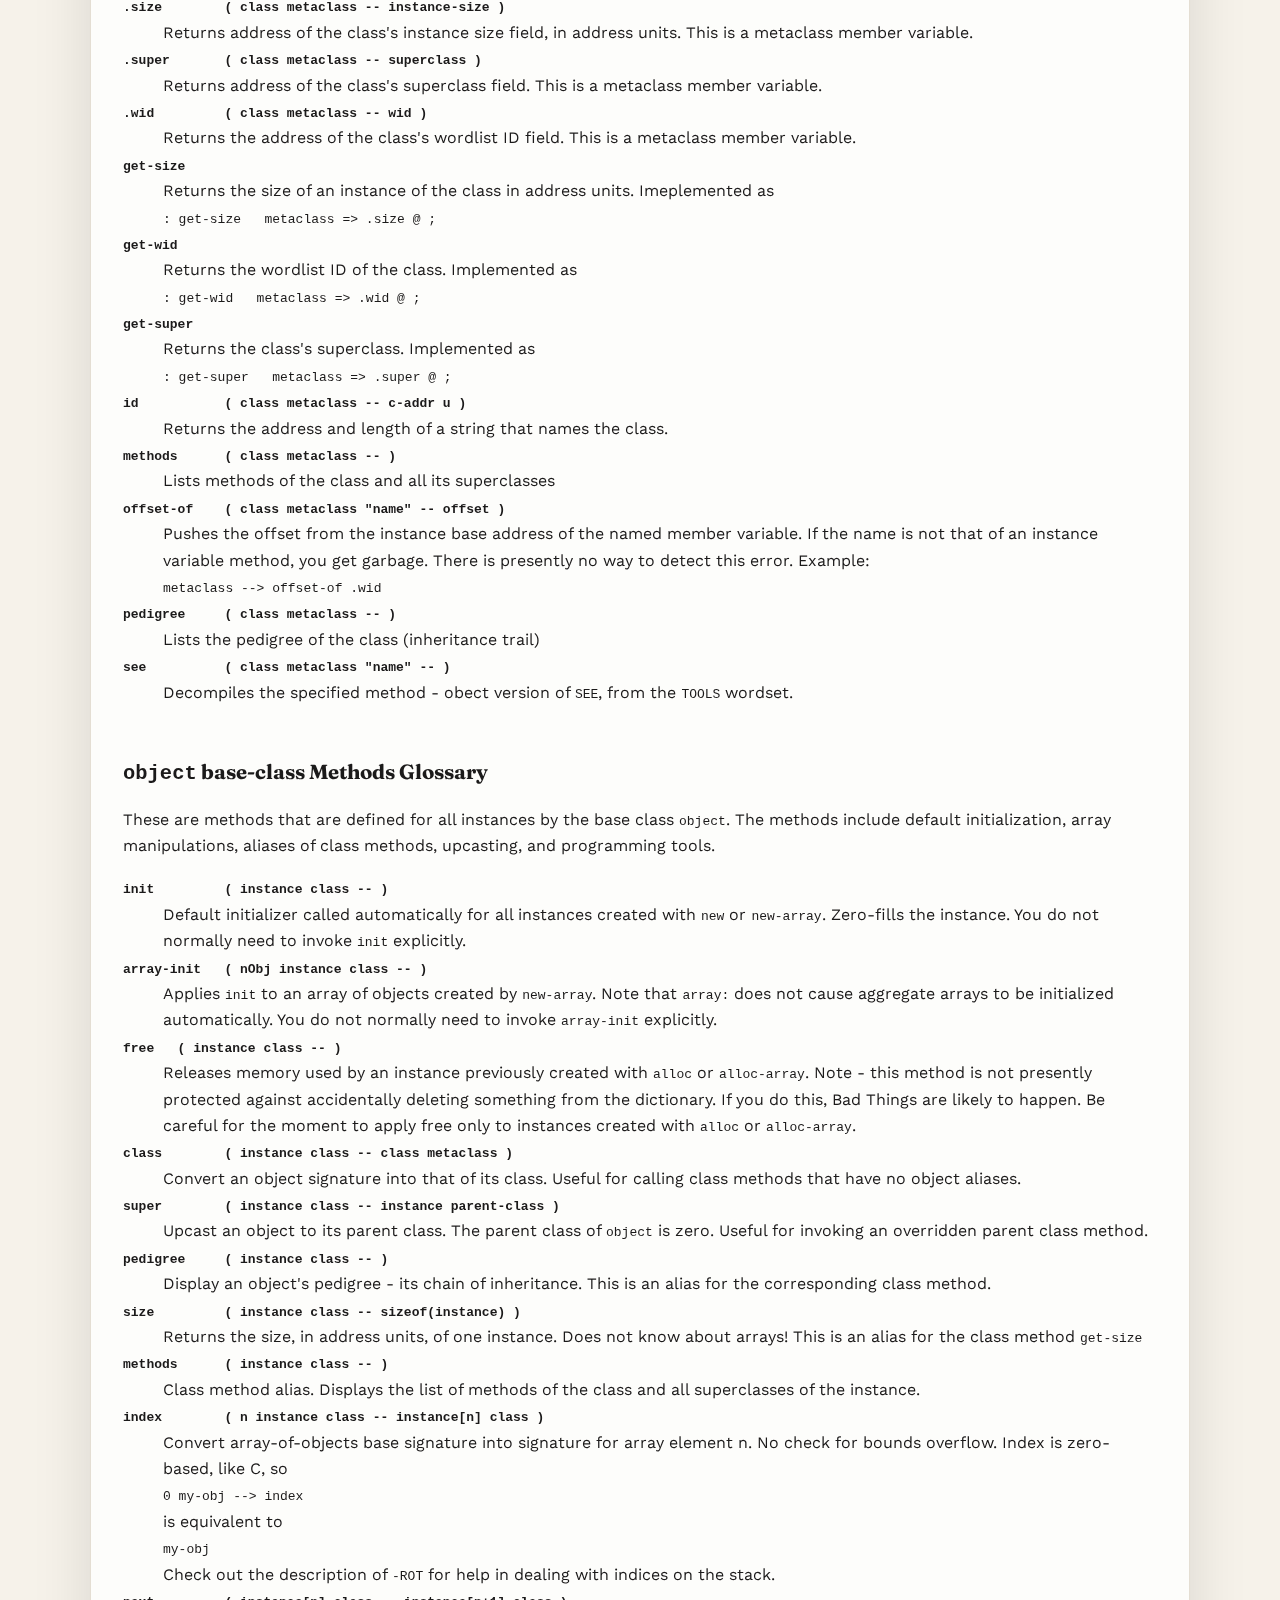
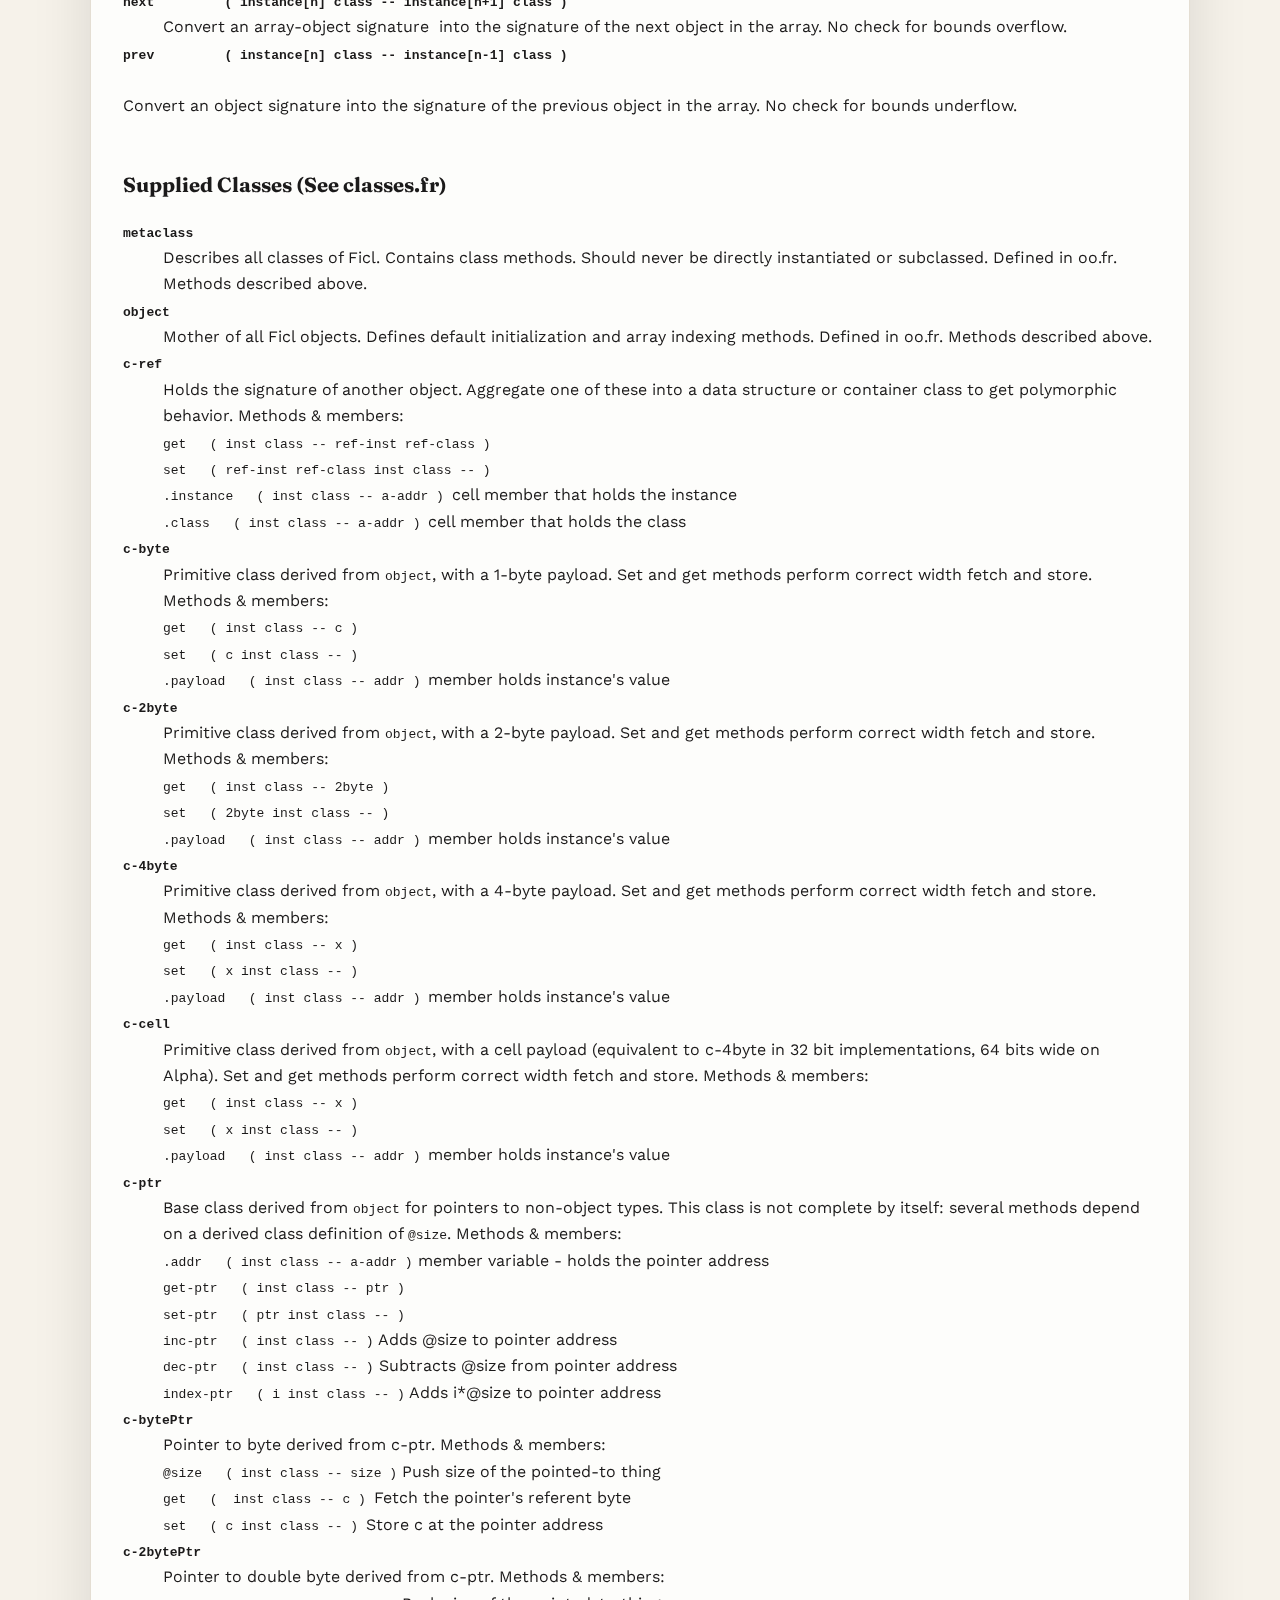
<file: doc/ficl_oop.html>
<!doctype html>
<html lang="en">
  <head>
    <meta charset="utf-8">
    <meta name="viewport" content="width=device-width, initial-scale=1">
    <meta name="author" content="john sadler">
    <meta name="description" content="Object oriented programming in Ficl">
    <link rel="icon" href="ficl-icon.svg" type="image/svg+xml">
    <link rel="stylesheet" href="styles.css">
    <title>Ficl Object Oriented Programming</title>
  </head>
  <body>
    <header class="site-header">
      <div class="wrap">
        <a class="brand" href="index.html">
          <img class="brand-mark" src="ficl-icon.svg" alt="Ficl logo">
          <div>
            <span class="brand-name">Ficl</span>
            <span class="brand-tag">Forth Inspired Command Language</span>
          </div>
        </a>
        <nav class="site-nav">
          <a href="ficl.html">Docs</a>
          <a href="ficl_rel.html">Release Notes</a>
          <a class="nav-cta" href="http://sourceforge.net/project/showfiles.php?group_id=24441">Download</a>
        </nav>
      </div>
    </header>

    <main>
      <section class="page-hero">
        <div class="wrap">
          <p class="eyebrow">OO Extensions</p>
          <h1>Object Oriented Programming in Ficl</h1>
          <p>OO model, methods, and class patterns for embedded systems.</p>
        </div>
      </section>

      <div class="wrap content">


<h2>
Contents</h2>

<ul>
<li>
<a href="#objects">Object Oriented Programming in ficl</a></li>

<li>
<a href="#ootutorial">Ficl OO Tutorial</a></li>

<li>
<a href="#cstring">Ficl String Classes</a></li>

<li>
<a href="ficl.html#oopgloss">OOP glossary</a></li>

<li>
<a href="#glossinstance">Instance variable glossary</a></li>

<li>
<a href="#glossclass">Class methods glossary</a></li>

<li>
<a href="#objectgloss"><tt>OBJECT</tt> base class methods glossary</a></li>

<li>
<a href="#stockclasses">Supplied Classes</a></li>
      </ul>

<table BORDER=0 CELLSPACING=3 COLS=1 WIDTH="675" >
<tr>
<td>
<h2>
<a NAME="objects"></a>Object Oriented Programming in ficl</h2>

<h3>
Review of <a href="http://whatis.techtarget.com/definition/0,289893,sid9_gci212681,00.html">OO</a> ideas</h3>
Click <a href="oo_in_c.html#review">here</a> for a short review of OO ideas,
terms, and implementations in other languages, or <a href="http://www.soft-design.com/softinfo/objects.html">here</a>
for an introduction to the terms and principles of Object Oriented Programming
<h3>
Design goals of Ficl OO syntax</h3>
Ficl's object extensions provide the traditional OO benefits of associating
data with the code that manipulates it, and reuse through single inheritance.
Ficl also has some unusual capabilities that support interoperation with
systems written in C.&nbsp;
<ul>
<li>
Ficl objects are normally late bound for safety (late binding guarantees
that the appropriate method will always be invoked for a particular object).
Early binding is also available, provided you know the object's class at
compile-time.</li>

<li>
Ficl OOP supports single inheritance, aggregation, and arrays of objects.</li>

<li>
Classes have independent name spaces for their methods: methods are only
visible in the context of a class or object. Methods can be overridden
or added in subclasses; there is no fixed limit on the number of methods
of a class or subclass.</li>

<li>
Ficl OOP syntax is regular and unified over classes and objects. In ficl,
all classes are objects. Class methods include the ability to subclass
and instantiate.</li>

<li>
Ficl can adapt legacy data structures with object wrappers. You can model
a structure in a Ficl class, and create an instance that refers to an address
in memory that holds an instance of the structure. The <i>ref object</i>
can then manipulate the structure directly. This lets you wrap data structures
written and instantiated in C.</li>
</ul>

<h3>
Acknowledgements</h3>
Ficl is not the first Forth to include Object Oriented extensions. Ficl's
OO syntax owes a debt to the work of John Hayes and Dick Pountain, among
others. OO Ficl is different from other OO Forths in a few ways, though
(some things never change). First, unlike several implementations, the
syntax is documented (<a href="#ootutorial">below</a>) beyond the source
code. In Ficl's spirit of working with C code, the OO syntax provides means
to adapt existing data structures. I've tried to make Ficl's OO model simple
and safe by unifying classes and objects, providing late binding by default,
and separating namespaces so that methods and regular Forth words are not
easily confused.&nbsp;</td>
</tr>
</table>

<br>&nbsp;
<table BORDER=0 CELLSPACING=3 COLS=1 WIDTH="675" >
<tr>
<td>
<h3>
Ficl Object Model</h3>
All classes in Ficl are derived from the common base class <tt><a href="#objectgloss">OBJECT,</a></tt>
as shown in the <a href="#figure1">figure</a> below. All classes are instances
of <tt><a href="#glossclass">METACLASS</a></tt>. This means that classes
are objects, too. <tt>METACLASS</tt> implements the methods for messages
sent to classes. Class methods create instances and subclasses, and give
information about the class. Each class is represented by a data stucture
of three elements:&nbsp;
<ul>
<li>
The address (named <tt>.CLASS</tt> ) of a parent class, or zero if it's
a base class (only <tt>OBJECT</tt> and <tt>METACLASS</tt> have this property)</li>

<li>
The size (named <tt>.SIZE</tt> ) in address units of an instance of the
class</li>

<li>
A wordlist ID (named <tt>.WID</tt> ) for the methods of the class</li>
</ul>
In the figure below, <tt>METACLASS</tt> and <tt>OBJECT</tt> are real system-supplied
classes. The others are contrived to illustrate the relationships among
derived classes, instances, and the two system base classes. The dashed
line with an arrow at the end indicates that the object/class at the arrow
end is an instance of the class at the other end. The vertical line with
a triangle denotes inheritance.&nbsp;
<p>Note for the curious: <tt>METACLASS</tt> behaves like a class - it responds
to class messages and has the same properties as any other class. If you
want to twist your brain in knots, you can think of <tt>METACLASS</tt>
as an instance of itself.&nbsp;
<br>&nbsp;</td>
</tr>
</table>

<p><a NAME="figure1"></a><img src="ficl_oop.svg" alt="The Ficl Object Model diagram" style="max-width: 100%; height: auto;" vspace="10" width="652" height="442">
<br>&nbsp;
<table BORDER=0 CELLSPACING=3 COLS=1 WIDTH="675" >
<tr>
<td>
<h2>
<a NAME="ootutorial"></a>Ficl OO Syntax Tutorial</h2>

<h3>
Introduction</h3>
It's helpful to have some familiarity with Forth and the customary Forth
stack notation to understand this tutorial. To get started, take a look
at this <a href="http://www.taygeta.com/forth_intro/stackflo.html">web-based
Forth tutorial</a>. If you're comfortable with both OO and Forth, you can
<a href="#ootutorial-finally">jump
ahead</a>.
<p>A Ficl <a href="oo_in_c.html#object-def">object</a> associates a <a href="oo_in_c.html#class-def">class</a>
with an <a href="oo_in_c.html#instance-def">instance</a> (the storage for
one set of instance variables). This is done explicitly on Ficl's stack,
in that any Ficl object is represented by a cell pair:&nbsp;
<blockquote><b><tt>( instance-addr class-addr )</tt></b></blockquote>
The instance-addr is the address of the object's storage, and the class-addr
is the address of its class. Whenever a named Ficl object executes (eg.
when you type its name and press enter at the Ficl prompt), it leaves this
"signature". All methods by convention expect a class and instance on the
stack when they execute, too. In many other OO languages, including C++,
instances contain information about their classes (a <a href="http://www.mvps.org/vbvision/vtable.htm">vtable</a>
pointer, for example). By making this pairing explicit rather than implicit,
Ficl can be OO about chunks of data that don't realize that they are objects,
without sacrificing any robustness for native objects. That means that
you can use Ficl to write object wrappers for data structures created in
C or assembly language, as long as you can determine how they're laid out
in memory.&nbsp;
<br>Whenever&nbsp; you create an object in Ficl, you specify its class.
After that, the object always pushes its class and the address of its <a href="http://www.aware.com/Glossary/main.htm#P">payload
</a>(instance
variable space) when invoked by name.&nbsp;
<p>Classes are special kinds of objects that store the methods of their
instances, the size of an instance's payload, and a parent class pointer.
Classes themselves are instances of a special base class called <tt>METACLASS</tt>,
and all classes inherit from class <tt>OBJECT</tt>. This is confusing at
first, but it means that Ficl has a very simple syntax for constructing
and using objects. Class methods include subclassing (<tt>SUB</tt>), creating
initialized and uninitialized instances (<tt>NEW</tt> and <tt>INSTANCE</tt>),
and creating reference instances (<tt>REF</tt>), described later. Classes
also have methods for disassembling their methods (<tt>SEE</tt>), identifying
themselves (<tt>ID</tt>), and listing their pedigree (<tt>PEDIGREE</tt>).
All objects inherit (from <tt>OBJECT</tt>) methods for initializing instances
and arrays of instances, for performing array operations, and for getting
information about themselves.&nbsp;
<h3>
Methods and messages</h3>
Methods are the functions that objects execute in response to messages.
A message is a request to an object for a behavior that the object supports.
When it receives a message, the target object looks up a method that performs
the behavior for its class, and executes it. Any specific message may be
bound to different methods in different objects, according to class. This
separation of messages and methods allows objects to behave <a href="http://www.whatis.com/polymorp.htm">polymorphically</a>.
(In Ficl, methods are words defined in the context of a class, and messages
are the names of those words.) Ficl classes associate messages with methods
for their instances (a fancy way of saying that each class owns a wordlist).
Ficl provides a late-binding operator <b><tt>--></tt></b> that sends messages
to objects at run-time, and an early-binding operator <b><tt>=></tt></b>
that compiles a specific class's method. These operators are the only supported
way to invoke methods. Regular Forth words are not visible to the method-binding
operators,&nbsp; so there's no chance of confusing a message with a regular
word of the same name.&nbsp;</td>
</tr>
</table>

<table BORDER=0 CELLSPACING=3 COLS=1 WIDTH="675" >
<tr>
<td>
<h3>
<a NAME="ootutorial-finally"></a>Tutorial (finally!)</h3>
This is a tutorial. It works best if you follow along by pasting the examples
into ficlWin, the Win32 version of Ficl included with the release sources
(or some other build that includes the OO part of softcore.c). If you're
not familiar with Forth, please see one of these <a href="#links">references</a>.
Ficl's OOP words are in vocabulary <tt>OOP</tt>. To put <tt>OOP</tt> in
the search order and make it the compilation wordlist, type:&nbsp;
<pre>
ONLY   ( reset to default search order )
ALSO OOP DEFINITIONS
</pre>
(<b>Note for beginners</b>: to see the effect of the commands above, type
<tt>ORDER</tt>
after each line. You can repeat the sequence above if you like.)
<p>To start, we'll work with the two base classes <tt>OBJECT</tt> and <tt>METACLASS</tt>.
Try this:&nbsp;
<pre>
metaclass --> methods
</pre>
The line above contains three words. The first is the name of a class,
so it pushes its signature on the stack. Since all classes are instances
of <tt>METACLASS</tt>, <tt>METACLASS</tt> behaves as if it is an instance
of itself (this is the only class with this property). It pushes the same
address twice: once for the class and once for the payload, since they
are the same. The next word finds a method in the context of a class and
executes it. In this case, the name of the method is <tt>methods</tt>.
Its job is to list all the methods that a class knows. What you get when
you execute this line is a list of all the class methods Ficl provides.&nbsp;
<pre>
object --> sub c-led
</pre>
Causes base-class <tt>OBJECT</tt> to derive from itself a new class called
c-led. Now we'll add some instance variables and methods to the new class...&nbsp;
<br><b>Note</b>: I like to prefix the names of classes with "c-", and the
names of member variables with a dot, but this is just a convention. If
you don't like it, you can pick your own.
<pre>
c-byte obj: .state
: init   { 2:this -- }
    this --> super --> init
    ." initializing an instance of "
    this --> class --> id type cr ;
: on   { led# 2:this -- }
    this --> .state --> get
    1 led# lshift or dup !oreg
    this --> .state --> set  ;
: off   { led# 2:this -- }
    this --> .state --> get
    1 led# lshift invert and dup !oreg
    this --> .state --> set&nbsp; ;
end-class
</pre>
The first line adds an instance variable called <tt>.state</tt> to the
class. This particular instance variable is an object - it will be an instance
of c-byte, one of ficl's stock classes (the source for which can be found
in the distribution in sorftowrds/classes.fr).&nbsp;
<br>Next we've defined a method called <tt>init</tt>. This line also declares
a <a href="ficl_loc.html">local variable</a> called <b><tt>this</tt></b>
(the 2 in front tells Ficl that this is a double-cell local). All methods
by convention expect the address of the class and instance on top of the
stack when called.&nbsp; The next three lines define <tt>init</tt>'s behavior.
It first calls its superclass's version of <tt>init</tt> (which in this
case is <tt>object => init</tt> - this default implementation clears all
instance variables). The rest displays some text and causes the instance
to print its class name (<tt>this --> class --> id</tt>).
<br>The <b><tt>init</tt></b> method is special for Ficl objects: whenever
you create an initialized instance using <b><tt>new</tt></b> or <b><tt>new-array</tt></b>,
Ficl calls the class's <tt>init</tt> method for you on that instance. The
default <tt>init</tt> method supplied by <tt>object</tt> clears the instance,
so we didn't really need to override it in this case (see the source code
in ficl/softwords/oo.fr).&nbsp;
<br>The <tt>ON</tt> and <tt>OFF</tt> methods defined above hide the details
of turning LEDs on and off. The interface to FiclWin's simulated hardware
is handled by <tt>!OREG</tt>. The class keeps the LED state in a shadow
variable (<tt>.STATE</tt>) so that <tt>ON</tt> and <tt>OFF</tt> can work
in terms of LED number rather than a bitmask.
<p>Now make an instance of the new class:&nbsp;
<pre>
c-led --> new led
</pre>
And try a few things...&nbsp;
<pre>
led --> methods
led --> pedigree
1 led --> on
1 led --> off
</pre>
Or you could type this with the same effect:&nbsp;
<pre>
led  2dup  --> methods  --> pedigree
</pre>
Notice (from the output of <tt>methods</tt>) that we've overridden the
init method supplied by object, and added two more methods for the member
variables. If you type <tt>WORDS</tt>, you'll see that these methods are
not visible outside the context of the class that contains them. The method
finder <b><tt>--></tt></b> uses the class to look up methods. You can use
this word in a definition, as we did in <tt>init</tt>, and it performs
late binding, meaning that the mapping from message (method name) to method
(the code) is deferred until run-time. To see this, you can decompile the
init method like this:&nbsp;
<pre>
c-led --> see init
</pre>
or
<pre>
led --> class --> see init
</pre>

<h3>
Early binding</h3>
Ficl also provides early binding if you ask for it. Early binding is not
as safe as late binding, but it produces code that is more compact and
efficient because it compiles method addresses rather then their names.
In the preferred uses of early binding, the class is assumed to be the
one you're defining. This kind of early binding can only be used inside
a class definition. Early bound methods still expect to find a class and
instance cell-pair on top of the stack when they run.
<br>Here's an example that illustrates a potential problem:
<pre>
object --> sub c1
: m1   { 2:this -- }  ." c1's m1" cr ;
: m2   { 2:this -- }  ." Running  " this  my=> m1 ; ( early )
: m3   { 2:this -- }  ." Running  " this --> m1     ( late )
end-class
c1     --> sub c2
: m1   { 2:this -- }  ." c2's m1" cr ;
end-class
c2 --> new i2
i2 --> m1   ( runs the m1 defined in c2 )
i2 --> m2   ( is this what you wanted? )
i2 --> m3   { runs the overridden m1)
</pre>
Even though we overrode method m1 in class c2, the definition of m2 with
early binding forced the use of m1 as defined in c1. If that's what you
want, great, but more often you'll want the flexibility of overriding parent
class behaviors appropriately.&nbsp;
<ol>
<li>
<code>my=></code> binds early to a method in the class being defined,
as in the example above.
</li>
<li>
<code>my=[ ]</code> binds a sequence of methods in the current class.
Useful when the class has object members. Lines like <code>this --> state
--> set</code> in the definition of c-led above can be replaced with
<code>this my=[ state set ]</code> to get early binding.
</li>
<li>
<code>=></code> (dangerous) pops a class off the stack and compiles
the method in that class. Since you have to specify the class explicitly,
there is a real danger that this will be out of sync with the class you
really wanted. I recommend the <code>my=</code> operations.
</li>
</ol>
Early binding using <code>=></code> is dangerous because it partially
defeats the data-to-code matching mechanism object oriented languages were
created to provide, but it does increase run-time speed by binding the
method at compile time. In many cases, such as the <code>init</code> method,
you can be reasonably certain of the class of thing you're working on.
This is also true when invoking class methods, since all classes are instances
of <code>metaclass</code>. Here's an example from the definition of <code>metaclass</code>
in oo.fr (don't paste this into ficlWin - it's already there):
<pre>
: new   \ ( class metaclass "name" -- )
    metaclass => instance --> init ;
</pre>
Try this...
<pre>
metaclass --> see new
</pre>
Decompiling the method with <code>SEE</code> shows the difference between the
two strategies. The early bound method is compiled inline, while the late-binding
operator compiles the method name and code to find and execute it in the
context of whatever class is supplied on the stack at run-time.
<br>Notice that the primitive early-binding operator <code>=></code> requires
a class at compile time. For this reason, classes are <code>IMMEDIATE</code>,
meaning that they push their signature at compile time or run time. I'd
recommend that you avoid early binding until you're very comfortable with
Forth, object-oriented programming, and Ficl's OOP syntax.
<br>
<h3>
More About Instance Variables</h3>
<i>Untyped</i> instance variable methods (created by <tt>cell: cells: char:</tt>
and <tt>chars:</tt>) just push the address of the corresponding instance
variable when invoked on an instance of the class. It's up to you to remember
the size of the instance variable and manipulate it with the usual Forth
words for fetching and storing.&nbsp;
<p>As advertised earlier, Ficl provides ways to objectify existing data
structures without changing them. Instead, you can create a Ficl class
that models the structure, and instantiate a <b>ref </b>from this class,
supplying the address of the structure. After that, the <i>ref instance</i>
behaves as a Ficl object, but its instance variables take on the values
in the existing structure. Example (from ficlclass.fr):&nbsp;
<blockquote><b><tt>object subclass c-wordlist</tt></b>
<br><b><tt>&nbsp;&nbsp;&nbsp; c-wordlist ref: .parent</tt></b>
<br><b><tt>&nbsp;&nbsp;&nbsp; c-ptr&nbsp;&nbsp;&nbsp;&nbsp;&nbsp; obj:
.name</tt></b>
<br><b><tt>&nbsp;&nbsp;&nbsp; c-cell&nbsp;&nbsp;&nbsp;&nbsp; obj: .size</tt></b>
<br><b><tt>&nbsp;&nbsp;&nbsp; c-word&nbsp;&nbsp;&nbsp;&nbsp; ref: .hash</tt></b>
<p><b><tt>&nbsp;&nbsp;&nbsp; : ?</tt></b>
<br><b><tt>&nbsp;&nbsp;&nbsp;&nbsp;&nbsp;&nbsp;&nbsp; 2drop ." ficl wordlist
" cr ;</tt></b>
<br><b><tt>&nbsp;&nbsp;&nbsp; : push&nbsp; drop&nbsp; >search ;</tt></b>
<br><b><tt>&nbsp;&nbsp;&nbsp; : pop&nbsp;&nbsp; 2drop previous ;</tt></b>
<br><b><tt>&nbsp;&nbsp;&nbsp; : set-current&nbsp;&nbsp; drop set-current
;</tt></b>
<br><b><tt>&nbsp;&nbsp;&nbsp; : words&nbsp;&nbsp; --> push&nbsp; words
previous ;</tt></b>
<br><b><tt>end-class</tt></b></blockquote>
In this case, <tt>c-wordlist</tt> describes Ficl's wordlist structure;
named-wid creates a wordlist and binds it to a ref instance of <tt>c-wordlist</tt>.
The fancy footwork with <tt>POSTPONE</tt> and early binding is required
because classes are immediate. An equivalent way to define named-wid with
late binding is:&nbsp;
<blockquote><b><tt>: named-wid&nbsp;&nbsp; ( "name" -- )</tt></b>
<br><b><tt>&nbsp;&nbsp;&nbsp; wordlist&nbsp; postpone c-wordlist&nbsp;
--> ref ;</tt></b></blockquote>
To do the same thing at run-time (and call it my-wordlist):&nbsp;
<blockquote><b><tt>wordlist&nbsp; c-wordlist --> ref&nbsp; my-wordlist</tt></b></blockquote>
Now you can deal with the wordlist through the ref instance:&nbsp;
<blockquote><b><tt>my-wordlist --> push</tt></b>
<br><b><tt>my-wordlist --> set-current</tt></b>
<br><b><tt>order</tt></b></blockquote>
Ficl can also model linked lists and other structures that contain pointers
to structures of the same or different types. The class constructor word
<b><tt><a href="#exampleref:">ref:</a></tt></b>
makes an aggregate reference to a particular class. See the <a href="#glossinstance">instance
variable glossary</a> for an <a href="#exampleref:">example</a>.&nbsp;
<p>Ficl can make arrays of instances, and aggregate arrays into class descripions.
The <a href="#glossclass">class methods</a> <b><tt>array</tt></b> and <b><tt>new-array</tt></b>
create uninitialized and initialized arrays, respectively, of a class.
In order to initialize an array, the class must define (or inherit) a reasonable
<b><tt>init</tt></b>
method. <b><tt>New-array</tt></b> invokes it on each member of the array
in sequence from lowest to highest. Array instances and array members use
the object methods <b><tt>index</tt></b>, <b><tt>next</tt></b>, and <b><tt>prev</tt></b>
to navigate. Aggregate a member array of objects using <b><tt><a href="#arraycolon">array:</a></tt></b>.
The objects are not automatically initialized in this case - your class
initializer has to call <b><tt>array-init</tt></b> explicitly if you want
this behavior.&nbsp;
<p>For further examples of OOP in Ficl, please see the source file ficl/softwords/ficlclass.fr.
This file wraps several Ficl internal data structures in objects and gives
use examples.&nbsp;</td>
</tr>

<tr>
<td>
<h2>
<a NAME="cstring"></a>Ficl String classes</h2>
c-string (ficl 2.04 and later) is a reasonably useful dynamic string class.
Source code for the class is located in ficl/softwords/string.fr. Features:
dynamic creation and resizing; deletion, char cout, concatenation, output,
comparison; creation from quoted string constant (s").
<p>Examples of use:
<blockquote>
<pre><b>c-string --> new homer
s" In this house, " homer --> set
s" we obey the laws of thermodynamics!" homer --> cat
homer --> type</b></pre>
</blockquote>
</td>
</tr>
</table>

<table BORDER=0 CELLSPACING=3 COLS=1 WIDTH="675" >
<tr>
<td>
<h2>
<a NAME="oopgloss"></a>OOP Glossary</h2>
Note: with the exception of the binding operators (the first two definitions
here), all of the words in this section are internal factors that you don't
need to worry about. These words provide method binding for all classes
and instances. Also described are supporting words and execution factors.
All are defined in softwords/oo.fr.&nbsp;
<dl>
<dt>
<b><tt>-->&nbsp;&nbsp; ( instance class "method-name" -- xn )</tt></b></dt>

<dd>
Late binding: looks up and executes the given method in the context of
the class on top of the stack.&nbsp;</dd>

<dt>
<b><tt>c->&nbsp;&nbsp; ( instance class "method-name" -- xn exc )</tt></b></dt>

<dd>
Late binding with <tt>CATCH</tt>: looks up and <tt>CATCH</tt>es the given
method in the context of the class on top of the stack, pushes zero or
exception code upon return.</dd>

<dt>
<b><tt>my=> comp: ( "method-name" -- )&nbsp; exec: ( inst class -- xn )</tt></b></dt>

<dd>
Early binding: compiles code to execute the method of the class being defined.
Only visible and valid in the scope of a <tt>--> sub</tt> .. <tt>end-class</tt>
class definition.</dd>

<dt>
<b><tt>my=[ comp: ( "obj1 obj2 .. method ]" -- ) exec:( inst class -- xn
)</tt></b></dt>

<dd>
Early binding: compiles code to execute a chain of methods of the class
being defined. Only visible and valid in the scope of a <tt>--> sub</tt>
.. <tt>end-class</tt> class definition.</dd>

<dt>
<b><tt>=>&nbsp;&nbsp; comp: ( class meta "method-name" -- )&nbsp; exec:
( inst class -- xn )</tt></b></dt>

<dd>
Early binding: compiles code to execute the method of the class specified
at compile time.</dd>

<dt>
<b><tt>do-do-instance</tt></b></dt>

<dd>
When executed, causes the instance to push its ( instance class ) stack
signature. Implementation factor of <b><tt>metaclass --> sub</tt></b>.
Compiles <b><tt>.do-instance</tt></b> in the context of a class; <tt>.do-instance</tt>
implements the <tt>does></tt> part of a named instance.&nbsp;</dd>

<dt>
<b><tt>exec-method&nbsp;&nbsp; ( instance class c-addr u -- xn )</tt></b></dt>

<dd>
Given the address and length of a message (method name) on the stack, finds
the method in the context of the specified class and invokes it. Upon entry
to the method, the instance and class are on top of the stack, as usual.
If unable to find the method, prints an error message and aborts.</dd>

<dt>
<b><tt>find-method-xt&nbsp;&nbsp; ( class "method-name" -- class xt )</tt></b></dt>

<dd>
Attempts to map the message to a method in the specified class. If successful,
leaves the class and the execution token of the method on the stack. Otherwise
prints an error message and aborts.</dd>

<dt>
<b><tt>lookup-method&nbsp;&nbsp; ( class c-addr u -- class xt )</tt></b></dt>

<dd>
Given the address and length of a message (method name) on the stack, finds
the method in the context of the specified class. If unable to find the
method, prints an error message and aborts.</dd>

<dt>
<b><tt>parse-method&nbsp;&nbsp; comp: ( "method-name" -- )&nbsp; exec:
( -- c-addr u )</tt></b></dt>

<dd>
Parse "name" from the input stream and compile code to push its length
and address when the enclosing definition runs.</dd>
</dl>
</td>
</tr>
</table>

<table BORDER=0 CELLSPACING=3 COLS=1 WIDTH="675" >
<tr>
<td>
<h3>
<a NAME="glossinstance"></a>Instance Variable Glossary</h3>
<b>Note</b>: these words are only visible when creating a subclass! To
create a subclass, use the <tt>sub</tt> method on <tt>object</tt> or any
class derived from it (<i>not</i> <tt>metaclass</tt>). Source code for
Ficl OOP is in ficl/softwords/oo.fr.&nbsp;
<br>Instance variable words do two things: they create methods that do
an action appropriate for the type of instance variable they represent,
and they reserve space in the class template for the instance variable.
We'll use the term <i>instance variable</i> to refer both to the method
that gives access to a particular field of an object, and to the field
itself. Rather than give esentially the same example over and over, here's
one example that shows several of the instance variable construction words
in use:
<blockquote><tt>object subclass c-example</tt>
<br><tt>&nbsp;&nbsp; cell:&nbsp;&nbsp;&nbsp;&nbsp;&nbsp;&nbsp;&nbsp;&nbsp;&nbsp;
.cell0</tt>
<br><tt>&nbsp;&nbsp; c-4byte&nbsp;&nbsp; obj: .nCells</tt>
<br><tt>&nbsp;4 c-4byte array: .quad</tt>
<br><tt>&nbsp;&nbsp; char:&nbsp;&nbsp;&nbsp;&nbsp;&nbsp;&nbsp;&nbsp;&nbsp;&nbsp;
.length</tt>
<br><tt>79 chars:&nbsp;&nbsp;&nbsp;&nbsp;&nbsp;&nbsp;&nbsp;&nbsp; .name</tt>
<br><tt>end-class</tt>&nbsp;</blockquote>
This class only defines instance variables, and it inherits some methods
from <tt>object</tt>. Each untyped instance variable (.cell0, .length,
.name) pushes its address when executed. Each object instance variable
pushes the address and class of the aggregate object. Similar to C, an
array instance variable leaves its base address (and its class) when executed.
The word <tt>subclass</tt> is shorthand for "<tt>--> sub</tt>"&nbsp;
<dl>
<dt>
<b><font face="Courier New"><font size=-1>cell:&nbsp;&nbsp;&nbsp;&nbsp;&nbsp;&nbsp;&nbsp;
( offset "name" -- offset' )</font></font></b></dt>

<dt>
<b><font face="Courier New"><font size=-1>Execution:&nbsp; ( -- cell-addr
)</font></font></b></dt>

<dd>
Create an untyped instance variable one cell wide. The instance variable
leaves its payload's address when executed.&nbsp;</dd>

<dt>
<b><tt>cells:&nbsp;&nbsp;&nbsp;&nbsp;&nbsp;&nbsp; ( offset nCells "name"
-- offset' )</tt></b></dt>

<dt>
<b><tt>&nbsp;&nbsp;&nbsp;&nbsp;&nbsp;&nbsp;&nbsp;&nbsp;&nbsp;&nbsp;&nbsp;&nbsp;
Execution:&nbsp; ( -- cell-addr )</tt></b></dt>

<dd>
Create an untyped instance variable n cells wide.</dd>

<dt>
<b><tt>char:&nbsp;&nbsp;&nbsp;&nbsp;&nbsp;&nbsp;&nbsp; ( offset "name"
-- offset' )</tt></b></dt>

<dt>
<b><tt>&nbsp;&nbsp;&nbsp;&nbsp;&nbsp;&nbsp;&nbsp;&nbsp;&nbsp;&nbsp;&nbsp;&nbsp;
Execution:&nbsp; ( -- char-addr )</tt></b></dt>

<dd>
Create an untyped member variable one char wide</dd>

<dt>
<b><tt>chars:&nbsp;&nbsp;&nbsp;&nbsp;&nbsp;&nbsp; ( offset nChars "name"
-- offset' )</tt></b></dt>

<dt>
<b><tt>&nbsp;&nbsp;&nbsp;&nbsp;&nbsp;&nbsp;&nbsp;&nbsp;&nbsp;&nbsp;&nbsp;&nbsp;
Execution:&nbsp; ( -- char-addr )</tt></b></dt>

<dd>
Create an untyped member variable n chars wide.</dd>

<dt>
<b><tt>obj:&nbsp;&nbsp;&nbsp;&nbsp;&nbsp;&nbsp;&nbsp;&nbsp; ( offset class
meta "name" -- offset' )</tt></b></dt>

<dt>
<b><tt>&nbsp;&nbsp;&nbsp;&nbsp;&nbsp;&nbsp;&nbsp;&nbsp;&nbsp;&nbsp;&nbsp;&nbsp;
Execution:&nbsp; ( -- instance class )</tt></b></dt>

<dd>
Aggregate an uninitialized instance of <b>class</b> as a member variable
of the class under construction.</dd>

<dt>
<a NAME="arraycolon"></a><b><tt>array:&nbsp;&nbsp;&nbsp;&nbsp;&nbsp;&nbsp;
( offset n class meta "name" -- offset' )</tt></b></dt>

<dt>
<b><tt>&nbsp;&nbsp;&nbsp;&nbsp;&nbsp;&nbsp;&nbsp;&nbsp;&nbsp;&nbsp;&nbsp;&nbsp;
Execution:&nbsp; ( -- instance class )</tt></b></dt>

<dd>
Aggregate an uninitialized array of instances of the class specified as
a member variable of the class under construction.</dd>

<dt>
<a NAME="exampleref:"></a><b><tt>ref:&nbsp;&nbsp;&nbsp;&nbsp;&nbsp;&nbsp;&nbsp;&nbsp;
( offset class meta "name" -- offset' )</tt></b></dt>

<dt>
<b><tt>&nbsp;&nbsp;&nbsp;&nbsp;&nbsp;&nbsp;&nbsp;&nbsp;&nbsp;&nbsp;&nbsp;&nbsp;
Execution:&nbsp; ( -- ref-instance ref-class )</tt></b></dt>

<dd>
Aggregate a reference to a class instance. There is no way to set the value
of an aggregated ref - it's meant as a way to manipulate existing data
structures with a Ficl OO model. For example, if your system contains a
linked list of 4 byte quantities, you can make a class that represents
a list element like this:&nbsp;</dd>

<dl>
<dd>
<tt>object subclass c-4list</tt></dd>

<dd>
<tt>c-4list ref: .link</tt></dd>

<dd>
<tt>c-4byte obj: .payload</tt></dd>

<dd>
<tt>end-class;</tt></dd>

<dd>
<tt>address-of-existing-list c-4list --> ref mylist</tt></dd>
</dl>

<dd>
The last line binds the existing structure to an instance of the class
we just created. The link method pushes the link value and the class c_4list,
so that the link looks like an object to Ficl and like a struct to C (it
doesn't carry any extra baggage for the object model - the Ficl methods
alone take care of storing the class information).&nbsp;</dd>

<dd>
Note: Since a ref: aggregate can only support one class, it's good for
modeling static structures, but not appropriate for polymorphism. If you
want polymorphism, aggregate a c_ref (see classes.fr for source) into your
class - it has methods to set and get an object.</dd>

<dd>
By the way, it is also possible to construct a pair of classes that contain
aggregate pointers to each other. Here's an example:</dd>

<dl>
<dd>
<tt>object subclass akbar</tt></dd>

<dd>
<tt>suspend-class&nbsp;&nbsp;&nbsp;&nbsp; \ put akbar on hold while we
define jeff</tt></dd>

<dd>
<tt>object subclass jeff</tt></dd>

<dd>
<tt>&nbsp;&nbsp;&nbsp; akbar ref: .significant-other</tt></dd>

<dd>
<tt>&nbsp;&nbsp;&nbsp; ( your additional methods here )</tt></dd>

<dd>
<tt>end-class&nbsp;&nbsp;&nbsp;&nbsp;&nbsp;&nbsp;&nbsp;&nbsp; \ done with
jeff</tt></dd>

<dd>
<tt>akbar --> resume-class&nbsp; \ resume defining akbar</tt></dd>

<dd>
<tt>&nbsp;&nbsp;&nbsp; jeff ref: .significant-other</tt></dd>

<dd>
<tt>&nbsp;&nbsp;&nbsp; ( your additional methods here )</tt></dd>

<dl><tt>end-class&nbsp;&nbsp;&nbsp;&nbsp;&nbsp;&nbsp;&nbsp;&nbsp; \ done
with akbar</tt></dl>
</dl>
</dl>
</td>
</tr>
</table>

<table BORDER=0 CELLSPACING=3 COLS=1 WIDTH="675" >
<tr>
<td>
<h3>
<a NAME="glossclass"></a>Class Methods Glossary</h3>
These words are methods of <tt>metaclass</tt>. They define the manipulations
that can be performed on classes. Methods include various kinds of instantiation,
programming tools, and access to member variables of classes. Source is
in softwords/oo.fr.&nbsp;
<dl>
<dt>
<b><tt>instance&nbsp;&nbsp;&nbsp;&nbsp; ( class metaclass "name" -- instance
class )</tt></b>&nbsp;</dt>

<dd>
Create an uninitialized instance of the class, giving it the name specified.
The method leaves the instance 's signature on the stack (handy if you
want to initialize). Example:</dd>

<dd>
<tt>c_ref --> instance uninit-ref&nbsp; 2drop</tt></dd>

<dt>
<b><tt>new&nbsp;&nbsp;&nbsp;&nbsp;&nbsp;&nbsp;&nbsp;&nbsp;&nbsp; ( class
metaclass "name" -- )</tt></b>&nbsp;</dt>

<dd>
Create an initialized instance of class, giving it the name specified.
This method calls init to perform initialization.&nbsp;</dd>

<dt>
<b><tt>array&nbsp;&nbsp;&nbsp;&nbsp;&nbsp;&nbsp;&nbsp; ( nObj class metaclass
"name" -- nObjs instance class )</tt></b>&nbsp;</dt>

<dd>
Create an array of nObj instances of the specified class. Instances are
not initialized. Example:</dd>

<dd>
<tt>10 c_4byte --> array&nbsp; 40-raw-bytes&nbsp; 2drop drop</tt></dd>

<dt>
<b><tt>new-array&nbsp;&nbsp;&nbsp; ( nObj class metaclass "name" -- )</tt></b>&nbsp;</dt>

<dd>
Creates an initialized array of nObj instances of the class. Same syntax
as <tt>array</tt></dd>

<dt>
<a NAME="alloc"></a><b><tt>alloc&nbsp;&nbsp; ( class metaclass -- instance
class )</tt></b></dt>

<dd>
Creates an anonymous instance of <b>class</b> from the heap (using a call
to ficlMalloc() to get the memory). Leaves the payload and class addresses
on the stack. Usage example:</dd>

<dd>
<tt>c-ref --> alloc&nbsp; 2constant instance-of-ref</tt></dd>

<dd>
Creates a double-cell constant that pushes the payload and class address
of a heap instance of c-ref.</dd>

<dt>
<a NAME="allocarray"></a><b><tt>alloc-array&nbsp;&nbsp; ( nObj class metaclass
-- instance class )</tt></b></dt>

<dd>
Same as new-array, but creates anonymous instances from the heap using
a call to ficlMalloc(). Each instance is initialized using the class's
<tt>init</tt>
method</dd>

<dt>
<a NAME="allot"></a><b><tt>allot&nbsp;&nbsp; ( class metaclass -- instance
class )</tt></b></dt>

<dd>
Creates an anonymous instance of <b>class</b> from the dictionary. Leaves
the payload and class addresses on the stack. Usage example:</dd>

<dd>
<tt>c-ref --> allot&nbsp; 2constant instance-of-ref</tt></dd>

<dd>
Creates a double-cell constant that pushes the payload and class address
of a heap instance of c-ref.</dd>

<dt>
<a NAME="allotarray"></a><b><tt>allot-array&nbsp;&nbsp; ( nObj class metaclass
-- instance class )</tt></b></dt>

<dd>
Same as new-array, but creates anonymous instances from the dictionary.
Each instance is initialized using the class's
<tt>init</tt> method</dd>

<dt>
<b><tt>ref&nbsp;&nbsp;&nbsp;&nbsp;&nbsp;&nbsp;&nbsp;&nbsp;&nbsp; ( instance-addr
class metaclass "name" -- )</tt></b>&nbsp;</dt>

<dd>
Make a ref instance of the class that points to the supplied instance address.
No new instance space is allotted. Instead, the instance refers to the
address supplied on the stack forever afterward. For wrapping existing
structures.</dd>
</dl>

<dl>
<dt>
<b><tt>sub&nbsp;&nbsp;&nbsp;&nbsp;&nbsp;&nbsp;&nbsp;&nbsp;&nbsp; ( class
metaclass -- old-wid addr[size] size )</tt></b></dt>

<dd>
Derive a subclass. You can add or override methods, and add instance variables.
Alias: <tt>subclass</tt>. Examples:</dd>

<dl>
<dd>
<tt>c_4byte --> sub c_special4byte</tt></dd>

<dd>
<tt>( your new methods and instance variables here )</tt></dd>

<dd>
<tt>end-class</tt></dd>

<dd>
or</dd>

<dd>
<tt>c_4byte subclass c_special4byte</tt></dd>

<dd>
<tt>( your new methods and instance variables here )</tt></dd>

<dd>
<tt>end-class</tt></dd>
</dl>

<dt>
<b><tt>.size&nbsp;&nbsp;&nbsp;&nbsp;&nbsp;&nbsp;&nbsp; ( class metaclass
-- instance-size )</tt></b>&nbsp;</dt>

<dd>
Returns address of the class's instance size field, in address units. This
is a metaclass member variable.</dd>

<dt>
<b><tt>.super&nbsp;&nbsp;&nbsp;&nbsp;&nbsp;&nbsp; ( class metaclass --
superclass )</tt></b>&nbsp;</dt>

<dd>
Returns address of the class's superclass field. This is a metaclass member
variable.</dd>

<dt>
<b><tt>.wid&nbsp;&nbsp;&nbsp;&nbsp;&nbsp;&nbsp;&nbsp;&nbsp; ( class metaclass
-- wid )</tt></b>&nbsp;</dt>

<dd>
Returns the address of the class's wordlist ID field. This is a metaclass
member variable.</dd>

<dt>
<b><tt>get-size</tt></b></dt>

<dd>
Returns the size of an instance of the class in address units. Imeplemented
as</dd>

<dd>
<tt>: get-size&nbsp;&nbsp; metaclass => .size @ ;</tt></dd>

<dt>
<b><tt>get-wid</tt></b></dt>

<dd>
Returns the wordlist ID of the class. Implemented as&nbsp;</dd>

<dd>
<tt>: get-wid&nbsp;&nbsp; metaclass => .wid @ ;</tt></dd>

<dt>
<b><tt>get-super</tt></b></dt>

<dd>
Returns the class's superclass. Implemented as</dd>

<dd>
<tt>: get-super&nbsp;&nbsp; metaclass => .super @ ;</tt></dd>

<dt>
<b><tt>id&nbsp;&nbsp;&nbsp;&nbsp;&nbsp;&nbsp;&nbsp;&nbsp;&nbsp;&nbsp; (
class metaclass -- c-addr u )</tt></b>&nbsp;</dt>

<dd>
Returns the address and length of a string that names the class.</dd>

<dt>
<b><tt>methods&nbsp;&nbsp;&nbsp;&nbsp;&nbsp; ( class metaclass -- )</tt></b>&nbsp;</dt>

<dd>
Lists methods of the class and all its superclasses</dd>

<dt>
<b><tt>offset-of&nbsp;&nbsp;&nbsp; ( class metaclass "name" -- offset )</tt></b></dt>

<dd>
Pushes the offset from the instance base address of the named member variable.
If the name is not that of an instance variable method, you get garbage.
There is presently no way to detect this error. Example:</dd>

<dl>
<dd>
<tt>metaclass --> offset-of .wid</tt></dd>
</dl>

<dt>
<b><tt>pedigree&nbsp;&nbsp;&nbsp;&nbsp; ( class metaclass -- )</tt></b>&nbsp;</dt>

<dd>
Lists the pedigree of the class (inheritance trail)</dd>

<dt>
<b><tt>see&nbsp;&nbsp;&nbsp;&nbsp;&nbsp;&nbsp;&nbsp;&nbsp;&nbsp; ( class
metaclass "name" -- )</tt></b>&nbsp;</dt>

<dd>
Decompiles the specified method - obect version of <tt>SEE</tt>, from the
<tt>TOOLS</tt>
wordset.</dd>
</dl>
</td>
</tr>
</table>

<table BORDER=0 CELLSPACING=3 COLS=1 WIDTH="675" >
<tr>
<td>
<h3>
<a NAME="objectgloss"></a><tt>object</tt> base-class Methods Glossary</h3>
These are methods that are defined for all instances by the base class
<tt>object</tt>.
The methods include default initialization, array manipulations, aliases
of class methods, upcasting, and programming tools.&nbsp;
<dl>
<dt>
<b><tt>init&nbsp;&nbsp;&nbsp;&nbsp;&nbsp;&nbsp;&nbsp;&nbsp; ( instance
class -- )</tt>&nbsp;</b></dt>

<dd>
Default initializer called automatically for all instances created with
<tt>new</tt>
or <tt>new-array</tt>. Zero-fills the instance. You do not normally need
to invoke <tt>init</tt> explicitly.</dd>

<dt>
<b><tt>array-init&nbsp;&nbsp; ( nObj instance class -- )</tt></b>&nbsp;</dt>

<dd>
Applies <tt>init</tt> to an array of objects created by <tt>new-array</tt>.
Note that <tt>array:</tt> does not cause aggregate arrays to be initialized
automatically. You do not normally need to invoke <tt>array-init</tt> explicitly.</dd>

<dt>
<a NAME="oofree"></a><b><tt>free&nbsp;&nbsp; ( instance class -- )</tt></b></dt>

<dd>
Releases memory used by an instance previously created with <tt>alloc</tt>
or <tt>alloc-array</tt>. Note - this method is not presently protected
against accidentally deleting something from the dictionary. If you do
this, Bad Things are likely to happen. Be careful for the moment to apply
free only to instances created with <tt>alloc</tt> or <tt>alloc-array</tt>.</dd>

<dt>
<b><tt>class&nbsp;&nbsp;&nbsp;&nbsp;&nbsp;&nbsp;&nbsp; ( instance class
-- class metaclass )</tt></b>&nbsp;</dt>

<dd>
Convert an object signature into that of its class. Useful for calling
class methods that have no object aliases.</dd>

<dt>
<b><tt>super&nbsp;&nbsp;&nbsp;&nbsp;&nbsp;&nbsp;&nbsp; ( instance class
-- instance parent-class )</tt></b>&nbsp;</dt>

<dd>
Upcast an object to its parent class. The parent class of <tt>object</tt>
is zero. Useful for invoking an overridden parent class method.</dd>

<dt>
<b><tt>pedigree&nbsp;&nbsp;&nbsp;&nbsp; ( instance class -- )</tt></b>&nbsp;</dt>

<dd>
Display an object's pedigree - its chain of inheritance. This is an alias
for the corresponding class method.</dd>

<dt>
<b><tt>size&nbsp;&nbsp;&nbsp;&nbsp;&nbsp;&nbsp;&nbsp;&nbsp; ( instance
class -- sizeof(instance) )</tt></b>&nbsp;</dt>

<dd>
Returns the size, in address units, of one instance. Does not know about
arrays! This is an alias for the class method <tt>get-size</tt></dd>

<dt>
<b><tt>methods&nbsp;&nbsp;&nbsp;&nbsp;&nbsp; ( instance class -- )</tt></b>&nbsp;</dt>

<dd>
Class method alias. Displays the list of methods of the class and all superclasses
of the instance.</dd>

<dt>
<b><tt>index&nbsp;&nbsp;&nbsp;&nbsp;&nbsp;&nbsp;&nbsp; ( n instance class
-- instance[n] class )</tt></b>&nbsp;</dt>

<dd>
Convert array-of-objects base signature into signature for array element
n. No check for bounds overflow. Index is zero-based, like C, so&nbsp;</dd>

<dl>
<dd>
<tt>0 my-obj --> index</tt>&nbsp;</dd>
</dl>

<dd>
is equivalent to&nbsp;</dd>

<dl>
<dd>
<tt>my-obj</tt></dd>
</dl>

<dd>
Check out the <a href="#minusrot">description of <tt>-ROT</tt></a> for
help in dealing with indices on the stack.</dd>

<dt>
<b><tt>next&nbsp;&nbsp;&nbsp;&nbsp;&nbsp;&nbsp;&nbsp;&nbsp; ( instance[n]
class -- instance[n+1] class )</tt></b>&nbsp;</dt>

<dd>
Convert an array-object signature&nbsp; into the signature of the next
object in the array. No check for bounds overflow.</dd>

<dt>
<b><tt>prev&nbsp;&nbsp;&nbsp;&nbsp;&nbsp;&nbsp;&nbsp;&nbsp; ( instance[n]
class -- instance[n-1] class )</tt></b>&nbsp;</dt>

<br>Convert an object signature into the signature of the previous object
in the array. No check for bounds underflow.</dl>
</td>
</tr>
</table>

<table BORDER=0 CELLSPACING=3 COLS=1 WIDTH="675" >
<tr>
<td>
<h3>
<a NAME="stockclasses"></a>Supplied Classes (See classes.fr)</h3>

<dl>
<dt>
<b><tt>metaclass&nbsp;</tt></b></dt>

<dd>
Describes all classes of Ficl. Contains class methods. Should never be
directly instantiated or subclassed. Defined in oo.fr. Methods described
above.</dd>

<dt>
<b><tt>object</tt>&nbsp;</b></dt>

<dd>
Mother of all Ficl objects. Defines default initialization and array indexing
methods. Defined in oo.fr. Methods described above.</dd>

<dt>
<b><tt>c-ref</tt>&nbsp;</b></dt>

<dd>
Holds the signature of another object. Aggregate one of these into a data
structure or container class to get polymorphic behavior. Methods &amp;
members:&nbsp;</dd>

<dd>
<tt>get&nbsp;&nbsp; ( inst class -- ref-inst ref-class )</tt></dd>

<dd>
<tt>set&nbsp;&nbsp; ( ref-inst ref-class inst class -- )</tt></dd>

<dd>
<tt>.instance&nbsp;&nbsp; ( inst class -- a-addr ) </tt>cell member that
holds the instance</dd>

<dd>
<tt>.class&nbsp;&nbsp; ( inst class -- a-addr ) </tt>cell member that holds
the class</dd>

<dt>
<b><tt>c-byte&nbsp;</tt></b></dt>

<dd>
Primitive class derived from <tt>object</tt>, with a 1-byte payload. Set
and get methods perform correct width fetch and store. Methods &amp; members:</dd>

<dd>
<tt>get&nbsp;&nbsp; ( inst class -- c )</tt></dd>

<dd>
<tt>set&nbsp;&nbsp; ( c inst class -- )</tt></dd>

<dd>
<tt>.payload&nbsp;&nbsp; ( inst class -- addr ) </tt>member holds instance's
value</dd>

<dt>
<b><tt>c-2byte</tt></b>&nbsp;</dt>

<dd>
Primitive class derived from <tt>object</tt>, with a 2-byte payload. Set
and get methods perform correct width fetch and store. Methods &amp; members:</dd>

<dd>
<tt>get&nbsp;&nbsp; ( inst class -- 2byte )</tt></dd>

<dd>
<tt>set&nbsp;&nbsp; ( 2byte inst class -- )</tt></dd>

<dd>
<tt>.payload&nbsp;&nbsp; ( inst class -- addr ) </tt>member holds instance's
value</dd>

<dt>
<b><tt>c-4byte</tt></b>&nbsp;</dt>

<dd>
Primitive class derived from <tt>object</tt>, with a 4-byte payload. Set
and get methods perform correct width fetch and store. Methods &amp; members:</dd>

<dd>
<tt>get&nbsp;&nbsp; ( inst class -- x )</tt></dd>

<dd>
<tt>set&nbsp;&nbsp; ( x inst class -- )</tt></dd>

<dd>
<tt>.payload&nbsp;&nbsp; ( inst class -- addr ) </tt>member holds instance's
value</dd>

<dt>
<b><tt>c-cell</tt></b>&nbsp;</dt>

<dd>
Primitive class derived from <tt>object</tt>, with a cell payload (equivalent
to c-4byte in 32 bit implementations, 64 bits wide on Alpha). Set and get
methods perform correct width fetch and store. Methods &amp; members:</dd>

<dd>
<tt>get&nbsp;&nbsp; ( inst class -- x )</tt></dd>

<dd>
<tt>set&nbsp;&nbsp; ( x inst class -- )</tt></dd>

<dd>
<tt>.payload&nbsp;&nbsp; ( inst class -- addr ) </tt>member holds instance's
value</dd>

<dt>
<b><tt>c-ptr</tt></b></dt>

<dd>
Base class derived from <tt>object</tt> for pointers to non-object types.
This class is not complete by itself: several methods depend on a derived
class definition of <tt>@size</tt>. Methods &amp; members:</dd>

<dd>
<tt>.addr&nbsp;&nbsp; ( inst class -- a-addr )</tt> member variable - holds
the pointer address</dd>

<dd>
<tt>get-ptr&nbsp;&nbsp; ( inst class -- ptr )</tt></dd>

<dd>
<tt>set-ptr&nbsp;&nbsp; ( ptr inst class -- )</tt></dd>

<dd>
<tt>inc-ptr&nbsp;&nbsp; ( inst class -- )</tt> Adds @size to pointer address</dd>

<dd>
<tt>dec-ptr&nbsp;&nbsp; ( inst class -- )</tt> Subtracts @size from pointer
address</dd>

<dd>
<tt>index-ptr&nbsp;&nbsp; ( i inst class -- )</tt> Adds i*@size to pointer
address</dd>

<dt>
<b><tt>c-bytePtr</tt></b></dt>

<dd>
Pointer to byte derived from c-ptr. Methods &amp; members:</dd>

<dd>
<tt>@size&nbsp;&nbsp; ( inst class -- size )</tt> Push size of the pointed-to
thing</dd>

<dd>
<tt>get&nbsp;&nbsp; (&nbsp; inst class -- c ) </tt>Fetch the pointer's
referent byte</dd>

<dd>
<tt>set&nbsp;&nbsp; ( c inst class -- ) </tt>Store c at the pointer address</dd>

<dt>
<b><tt>c-2bytePtr</tt></b></dt>

<dd>
Pointer to double byte derived from c-ptr. Methods &amp; members:</dd>

<dd>
<tt>@size&nbsp;&nbsp; ( inst class -- size )</tt> Push size of the pointed-to
thing</dd>

<dd>
<tt>get&nbsp;&nbsp; (&nbsp; inst class -- x ) </tt>Fetch the pointer's
referent 2byte</dd>

<dd>
<tt>set&nbsp;&nbsp; ( x inst class -- )</tt> Store 2byte x at the pointer
address</dd>

<dt>
<b><tt>c-4bytePtr</tt></b></dt>

<dd>
Pointer to quad-byte derived from c-ptr. Methods &amp; members:</dd>

<dd>
<tt>@size&nbsp;&nbsp; ( inst class -- size )</tt> Push size of the pointed-to
thing</dd>

<dd>
<tt>get&nbsp;&nbsp; (&nbsp; inst class -- x ) </tt>Fetch the pointer's
referent 2byte</dd>

<dd>
<tt>set&nbsp;&nbsp; ( x inst class -- )</tt> Store 2byte x at the pointer
address</dd>

<dt>
<b><tt>c-cellPtr</tt></b></dt>

<dd>
Pointer to cell derived from c-ptr. Methods &amp; members:</dd>

<dd>
<tt>@size&nbsp;&nbsp; ( inst class -- size )</tt> Push size of the pointed-to
thing</dd>

<dd>
<tt>get&nbsp;&nbsp; (&nbsp; inst class -- x ) </tt>Fetch the pointer's
referent cell</dd>

<dd>
<tt>set&nbsp;&nbsp; ( x inst class -- )</tt> Storex at the pointer address</dd>

<dt>
<b><tt>c-string</tt></b>&nbsp; (see string.fr)</dt>

<dd>
Dynamically allocated string similar to MFC CString (Partial list of methods
follows)</dd>

<dd>
<font face="Courier New"><font size=-1>set ( c-addr u 2:this -- ) </font></font><font size=+0>Initialize
buffer to the specified string</font></dd>

<dd>
<font face="Courier New"><font size=-1>get ( 2:this -- c-addr u ) Return
buffer contents as counted string</font></font></dd>

<dd>
<font face="Courier New"><font size=-1>cat ( c-addr u 2:this -- ) Append
given string to end of buffer</font></font></dd>

<dd>
<font face="Courier New"><font size=-1>compare ( 2string 2:this -- n ) Return
result of lexical compare</font></font></dd>

<dd>
<font face="Courier New"><font size=-1>type ( 2:this -- ) Print buffer to
the output stream</font></font></dd>

<dd>
<font face="Courier New"><font size=-1>hashcode ( 2:this -- x ) Return hashcode
of string (as in dictionary)</font></font></dd>

<dd>
<font face="Courier New"><font size=-1>free ( 2:this -- ) Release internal
buffer</font></font></dd>

<dt>
<b><tt>c-hashstring</tt>&nbsp; </b>(see string.fr)</dt>

<dd>
Derived from c-string. This class adds a hashcode member variable.</dd>
</dl>
</td>
</tr>
</table>

      </div>
    </main>

    <footer class="site-footer">
      <div class="wrap footer-grid">
        <div>OO features are designed to wrap existing C structures with minimal changes.</div>
        <div><a href="index.html">Back to the index</a></div>
      </div>
    </footer>
  </body>
</html>
</file>
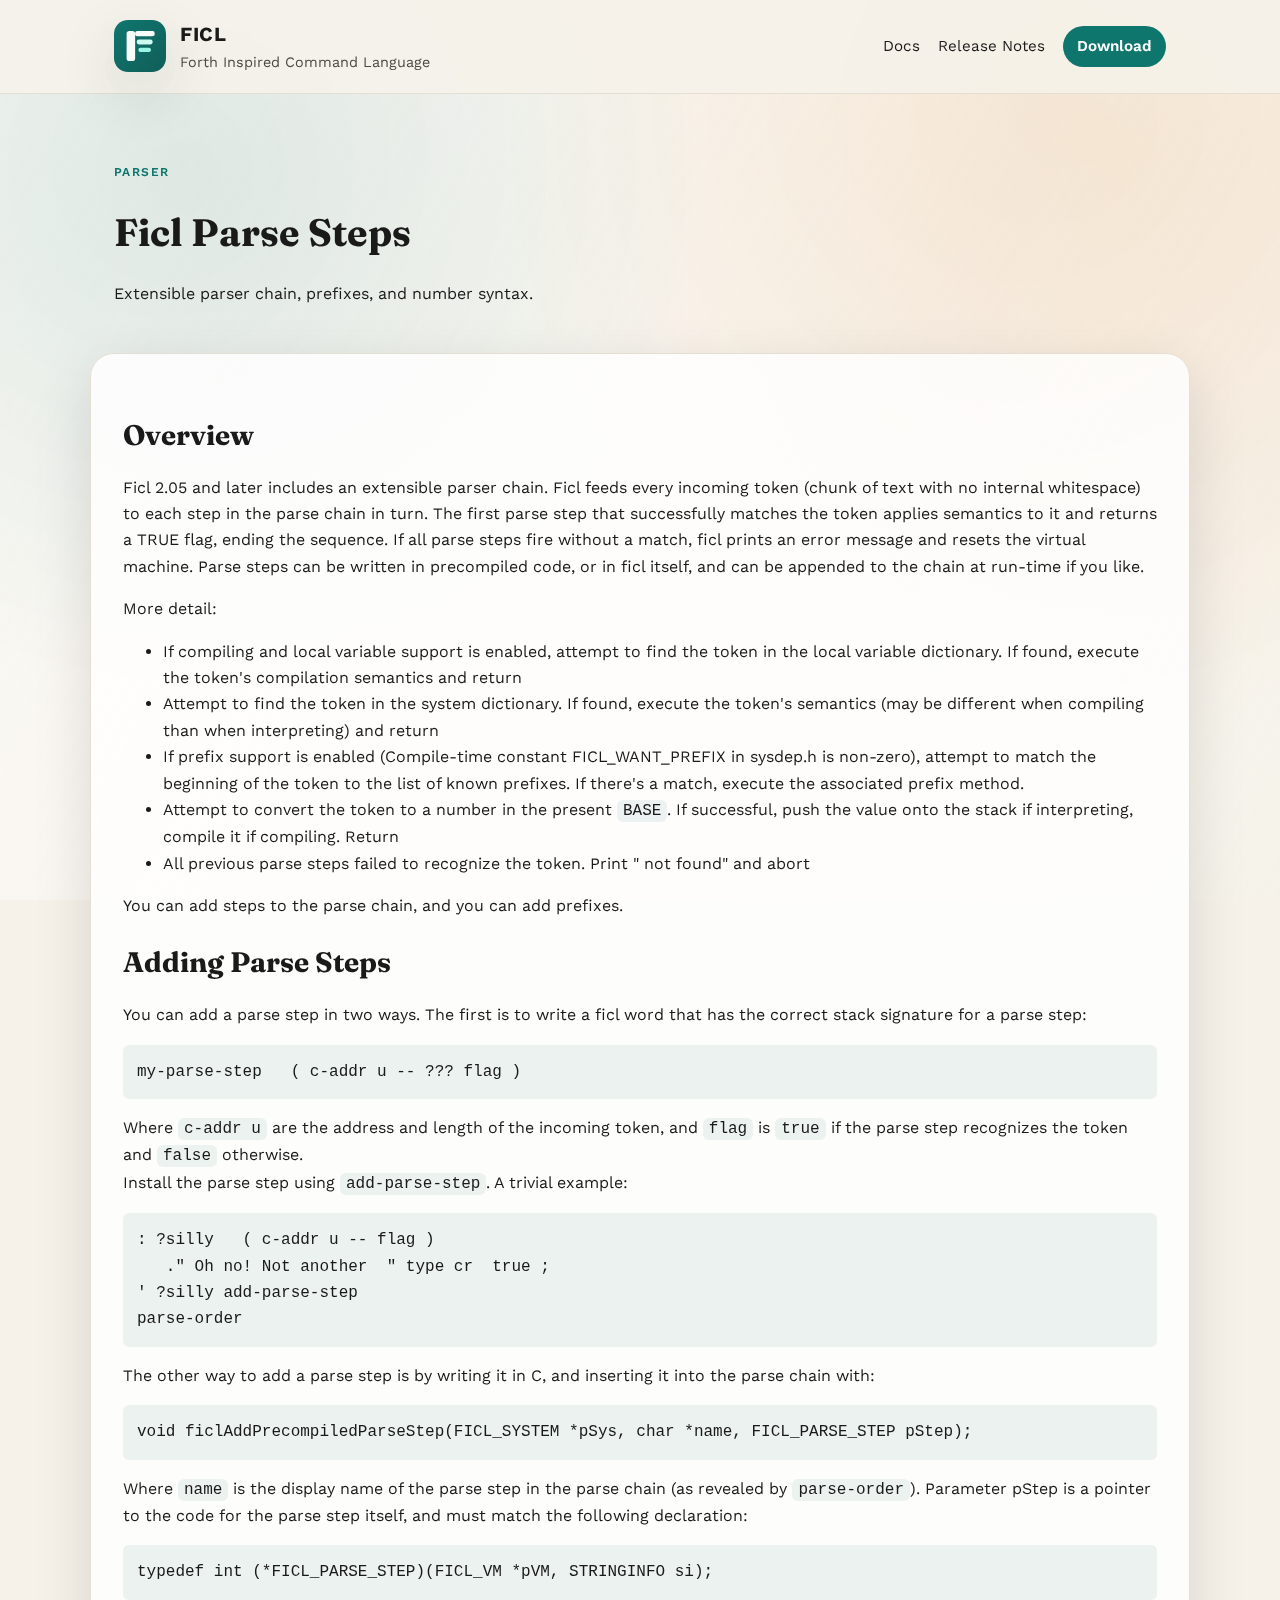
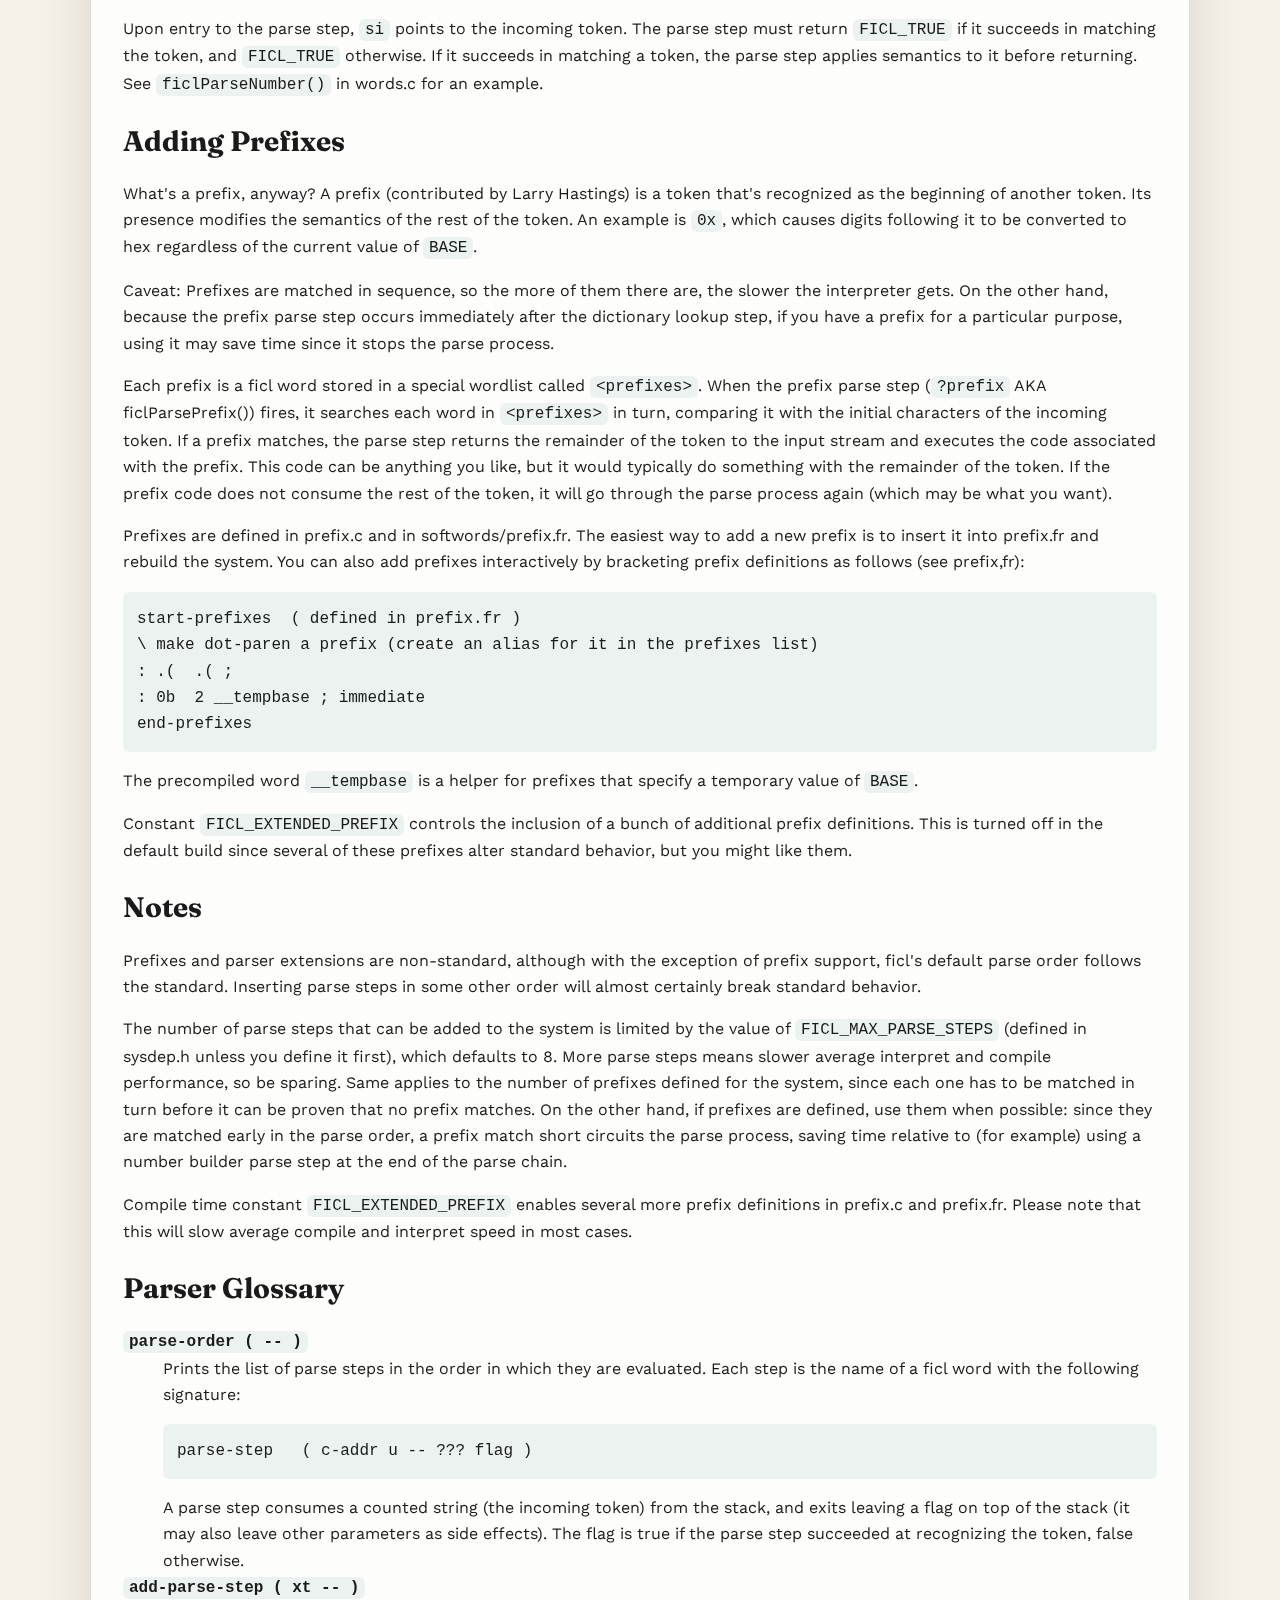
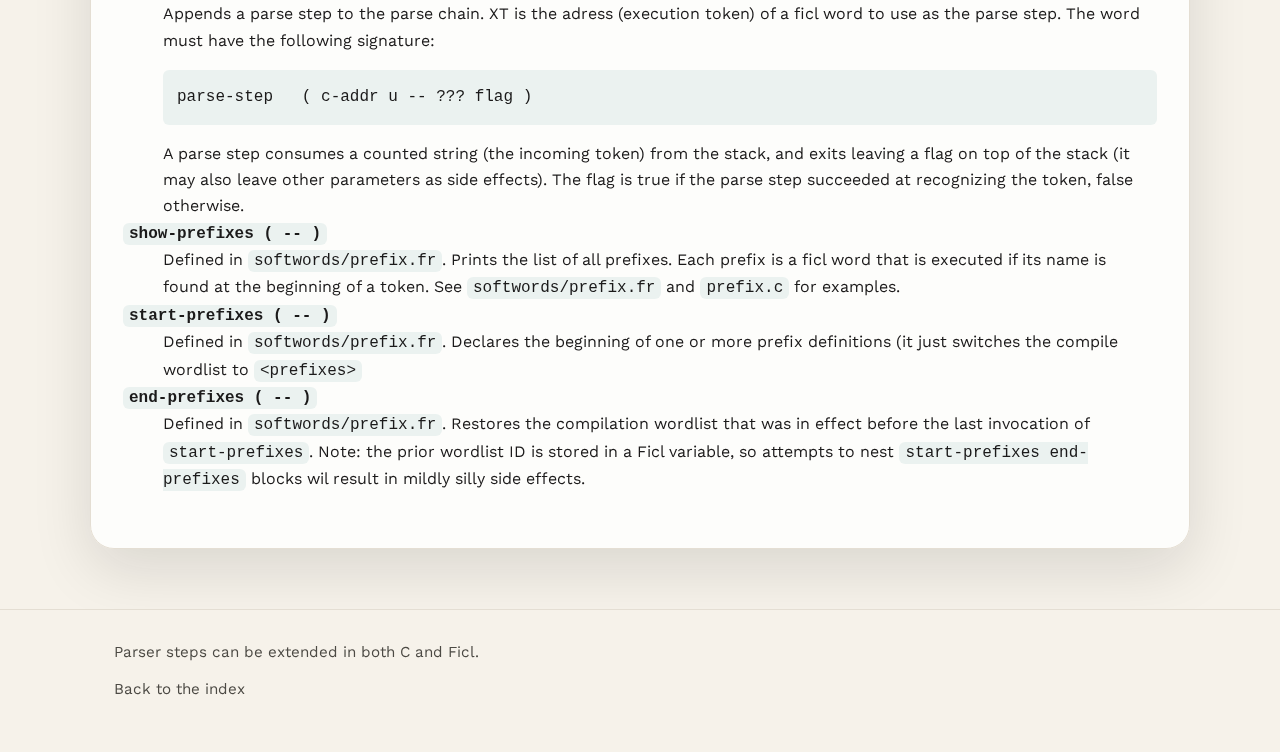
<file: doc/ficl_parse.html>
<!doctype html>
<html lang="en">
  <head>
    <meta charset="utf-8">
    <meta name="viewport" content="width=device-width, initial-scale=1">
    <meta name="author" content="john sadler">
    <meta name="description" content="Ficl parser chain and prefix extensions">
    <link rel="icon" href="ficl-icon.svg" type="image/svg+xml">
    <link rel="stylesheet" href="styles.css">
    <title>Ficl Parse Steps</title>
  </head>
  <body>
    <header class="site-header">
      <div class="wrap">
        <a class="brand" href="index.html">
          <img class="brand-mark" src="ficl-icon.svg" alt="Ficl logo">
          <div>
            <span class="brand-name">Ficl</span>
            <span class="brand-tag">Forth Inspired Command Language</span>
          </div>
        </a>
        <nav class="site-nav">
          <a href="ficl.html">Docs</a>
          <a href="ficl_rel.html">Release Notes</a>
          <a class="nav-cta" href="http://sourceforge.net/project/showfiles.php?group_id=24441">Download</a>
        </nav>
      </div>
    </header>

    <main>
      <section class="page-hero">
        <div class="wrap">
          <p class="eyebrow">Parser</p>
          <h1>Ficl Parse Steps</h1>
          <p>Extensible parser chain, prefixes, and number syntax.</p>
        </div>
      </section>

      <div class="wrap content">
        <table border="0" cellspacing="3" cols="1" width="675"><tr><td>

<h2>Overview</h2>
<p>
Ficl 2.05 and later includes an extensible parser chain. Ficl feeds every incoming token
(chunk of text with no internal whitespace) to each step in the parse chain in turn. The 
first parse step that successfully matches the token applies semantics to it and returns
a TRUE flag, ending the sequence. If all parse steps fire without a match, ficl prints
an error message and resets the virtual machine. Parse steps can be written in precompiled
code, or in ficl itself, and can be appended to the chain at run-time if you like.
</p>
<p>
More detail:
</p>
<ul>
<li>
If compiling and local variable support is enabled, attempt to find the token in the local 
variable dictionary. If found, execute the token's compilation semantics and return
</li>
<li>
Attempt to find the token in the system dictionary. If found, execute the token's semantics
(may be different when compiling than when interpreting) and return
</li>
<li>
If prefix support is enabled (Compile-time constant FICL_WANT_PREFIX in sysdep.h is non-zero),
attempt to match the beginning of the token to the list of known prefixes. If there's a match,
execute the associated prefix method.
</li>
<li>
Attempt to convert the token to a number in the present <code>BASE</code>. If successful, push the 
value onto the stack if interpreting, compile it if compiling. Return
</li>
<li>
All previous parse steps failed to recognize the token. Print "<token> not found" and abort
</li>
</ul>
You can add steps to the parse chain, and you can add prefixes.
<h2>Adding Parse Steps</h2>
You can add a parse step in two ways. The first is to write a ficl word that
has the correct stack signature for a parse step:
<pre>
my-parse-step   ( c-addr u -- ??? flag )
</pre>
Where <code>c-addr u</code> are the address and length of the incoming token,
and <code>flag</code> is <code>true</code> if the parse step recognizes the token
and <code>false</code> otherwise. 
<br>
Install the parse step using <code>add-parse-step</code>.
A trivial example:
<pre>
: ?silly   ( c-addr u -- flag )
   ." Oh no! Not another  " type cr  true ;
' ?silly add-parse-step
parse-order
</pre>
<p>
The other way to add a parse step is by writing it in C, and inserting it into the 
parse chain with:
</p>
<pre>
void ficlAddPrecompiledParseStep(FICL_SYSTEM *pSys, char *name, FICL_PARSE_STEP pStep);
</pre>
Where <code>name</code> is the display name of the parse step in the parse chain (as revealed 
by <code>parse-order</code>). Parameter pStep is a pointer to the code for the parse step itself,
and must match the following declaration:
<pre>
typedef int (*FICL_PARSE_STEP)(FICL_VM *pVM, STRINGINFO si);
</pre>
<p>
Upon entry to the parse step, <code>si</code> points to the incoming token. The parse step
must return <code>FICL_TRUE</code> if it succeeds in matching the token, and 
<code>FICL_TRUE</code> otherwise. If it succeeds in matching a token, the parse step
applies semantics to it before returning. See <code>ficlParseNumber()</code> in words.c for
an example.
</p>

<h2>Adding Prefixes</h2>
<p>
What's a prefix, anyway? A prefix (contributed by Larry Hastings) is a token that's
recognized as the beginning of another token. Its presence modifies the semantics of
the rest of the token. An example is <code>0x</code>, which causes digits following
it to be converted to hex regardless of the current value of <code>BASE</code>. 
</p><p>
Caveat: Prefixes are matched in sequence, so the more of them there are, 
the slower the interpreter gets. On the other hand, because the prefix parse step occurs
immediately after the dictionary lookup step, if you have a prefix for a particular purpose,
using it may save time since it stops the parse process.
</p><p>
Each prefix is a ficl word stored in a special wordlist called <code>&lt;prefixes&gt;</code>. When the
prefix parse step (<code>?prefix</code> AKA ficlParsePrefix()) fires, it searches each word
in <code>&lt;prefixes&gt;</code> in turn, comparing it with the initial characters of the incoming
token. If a prefix matches, the parse step returns the remainder of the token to the input stream 
and executes the code associated with the prefix. This code can be anything you like, but it would
typically do something with the remainder of the token. If the prefix code does not consume the
rest of the token, it will go through the parse process again (which may be what you want).
</p><p>
Prefixes are defined in prefix.c and in softwords/prefix.fr. The easiest way to add a new prefix is
to insert it into prefix.fr and rebuild the system. You can also add prefixes interactively
by bracketing prefix definitions as follows (see prefix,fr):
</p>
<pre>
start-prefixes  ( defined in prefix.fr )
\ make dot-paren a prefix (create an alias for it in the prefixes list)
: .(  .( ;
: 0b  2 __tempbase ; immediate
end-prefixes
</pre>
<p>
The precompiled word <code>__tempbase</code> is a helper for prefixes that specify a
temporary value of <code>BASE</code>.
</p><p>
Constant <code>FICL_EXTENDED_PREFIX</code> controls the inclusion of a bunch of additional
prefix definitions. This is turned off in the default build since several of these prefixes
alter standard behavior, but you might like them.
</p>

<h2>Notes</h2>
<p>
Prefixes and parser extensions are non-standard, although with the exception of prefix support,
ficl's default parse order follows the standard. Inserting parse steps in some other order
will almost certainly break standard behavior.
</p>
<p>
The number of parse steps that can be added to the system is limited by the value of 
<code>FICL_MAX_PARSE_STEPS</code> (defined in sysdep.h unless you define it first), which defaults
to 8. More parse steps means slower average interpret and compile performance,
so be sparing. Same applies to the number of prefixes defined for the system, since each one
has to be matched in turn before it can be proven that no prefix matches. On the other hand,
if prefixes are defined, use them when possible: since they are matched early in the parse order, 
a prefix match short circuits the parse process, saving time relative to 
(for example) using a number builder parse step at the end of the parse chain.
</p>
<p>
Compile time constant <code>FICL_EXTENDED_PREFIX</code> enables several more prefix 
definitions in prefix.c and prefix.fr. Please note that this will slow average compile and
interpret speed in most cases.
</p>
<h2>Parser Glossary</h2>
<dl>
<dt><b><code>parse-order  ( -- )</code></b></dt>
<dd>
Prints the list of parse steps in the order in which they are evaluated. 
Each step is the name of a ficl word with the following signature:
<pre>
parse-step   ( c-addr u -- ??? flag )
</pre>
A parse step consumes a counted string (the incoming token) from the stack,
and exits leaving a flag on top of the stack (it may also leave other parameters as side effects).
The flag is true if the parse step succeeded at recognizing the token, false otherwise.
</dd>
<dt><b><code>add-parse-step  ( xt -- )</code></b></dt>
<dd>
Appends a parse step to the parse chain. XT is the adress (execution token) of a ficl
word to use as the parse step. The word must have the following signature:
<pre>
parse-step   ( c-addr u -- ??? flag )
</pre>
A parse step consumes a counted string (the incoming token) from the stack,
and exits leaving a flag on top of the stack (it may also leave other parameters as side effects).
The flag is true if the parse step succeeded at recognizing the token, false otherwise.
</dd>
<dt><b><code>show-prefixes  ( -- )</code></b></dt>
<dd>
Defined in <code>softwords/prefix.fr</code>. 
Prints the list of all prefixes. Each prefix is a ficl word that is executed if its name
is found at the beginning of a token. See <code>softwords/prefix.fr</code> and <code>prefix.c</code> for examples.
</dd>
<dt><b><code>start-prefixes  ( -- )</code></b></dt>
<dd>
Defined in <code>softwords/prefix.fr</code>. 
Declares the beginning of one or more prefix definitions (it just switches the compile wordlist
to <code>&lt;prefixes&gt;</code>
</dd>
<dt><b><code>end-prefixes  ( -- )</code></b></dt>
<dd>
Defined in <code>softwords/prefix.fr</code>. 
Restores the compilation wordlist that was in effect before the last invocation of 
<code>start-prefixes</code>. Note: the prior wordlist ID is stored in a Ficl variable, so 
attempts to nest <code>start-prefixes end-prefixes</code> blocks wil result in mildly silly
side effects.
</dd>
</dl>
</td></tr></table>
      </div>
    </main>

    <footer class="site-footer">
      <div class="wrap footer-grid">
        <div>Parser steps can be extended in both C and Ficl.</div>
        <div><a href="index.html">Back to the index</a></div>
      </div>
    </footer>
  </body>
</html>
</file>
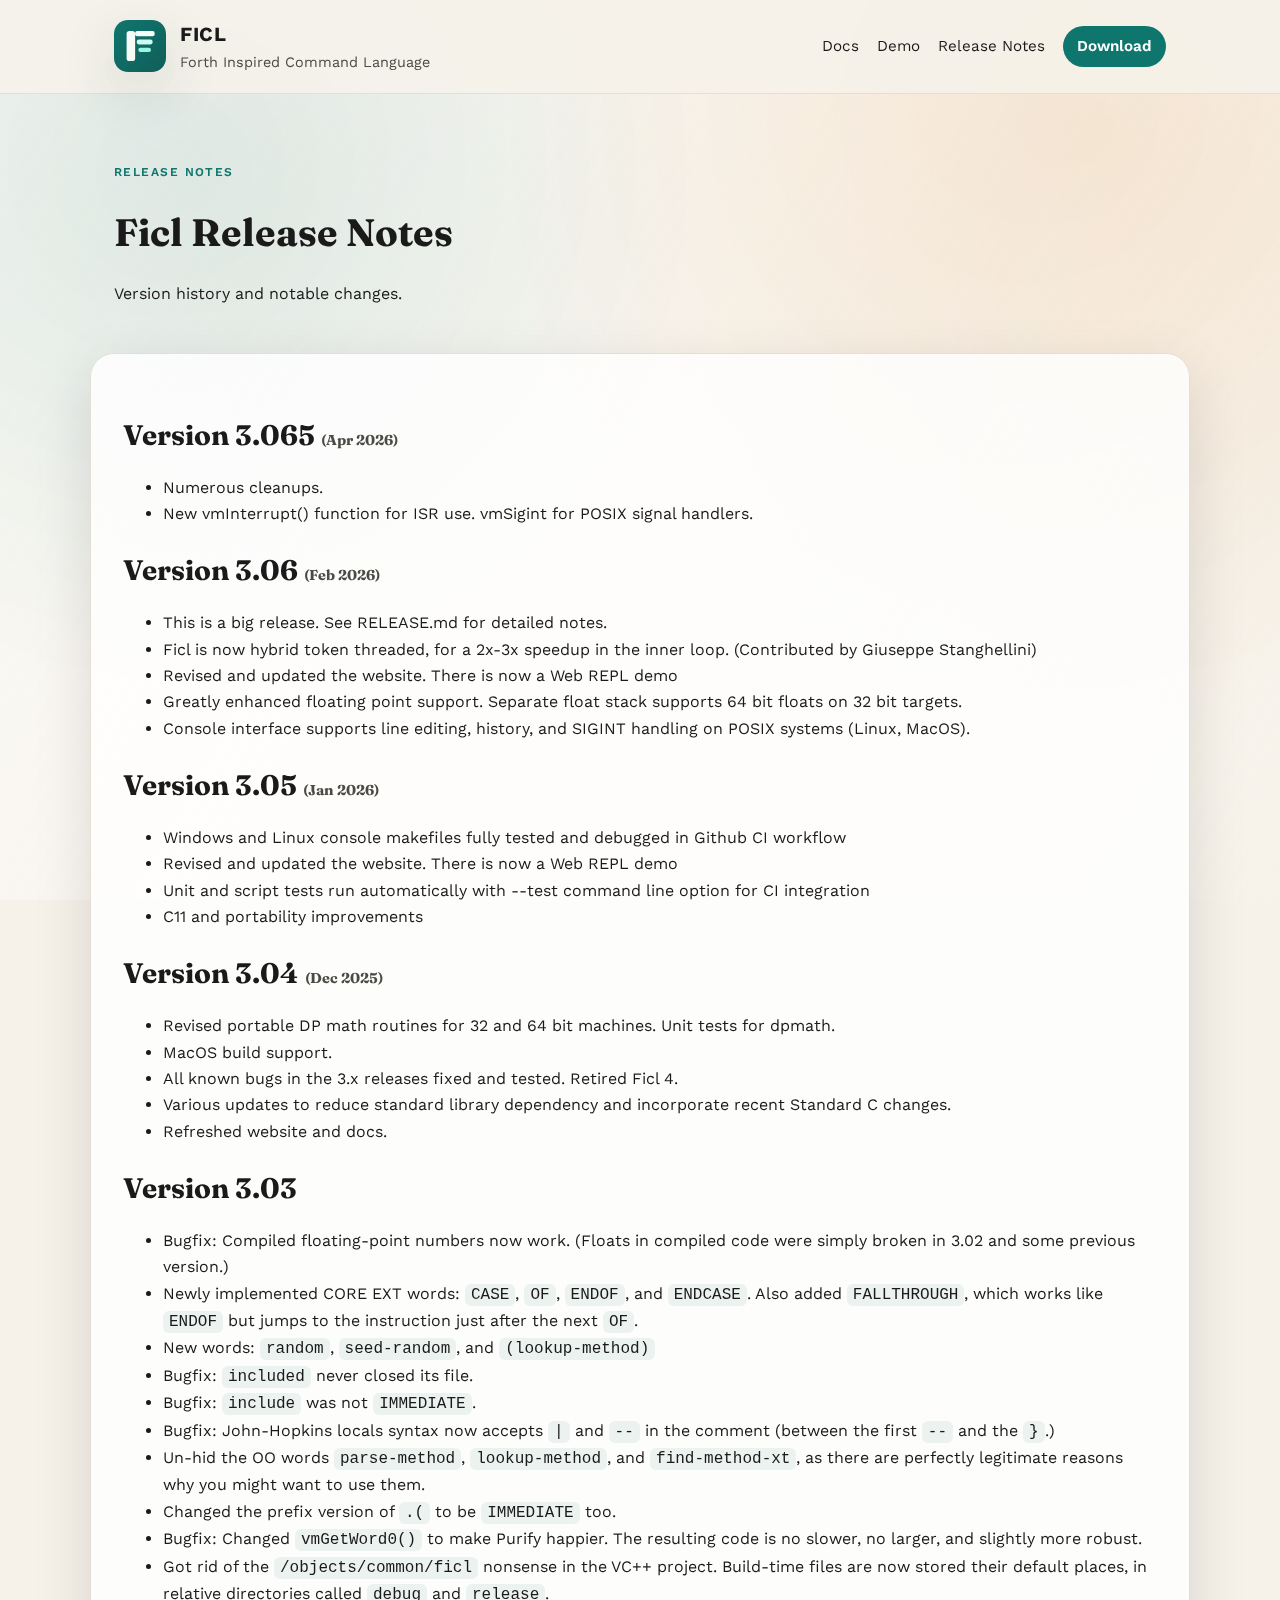
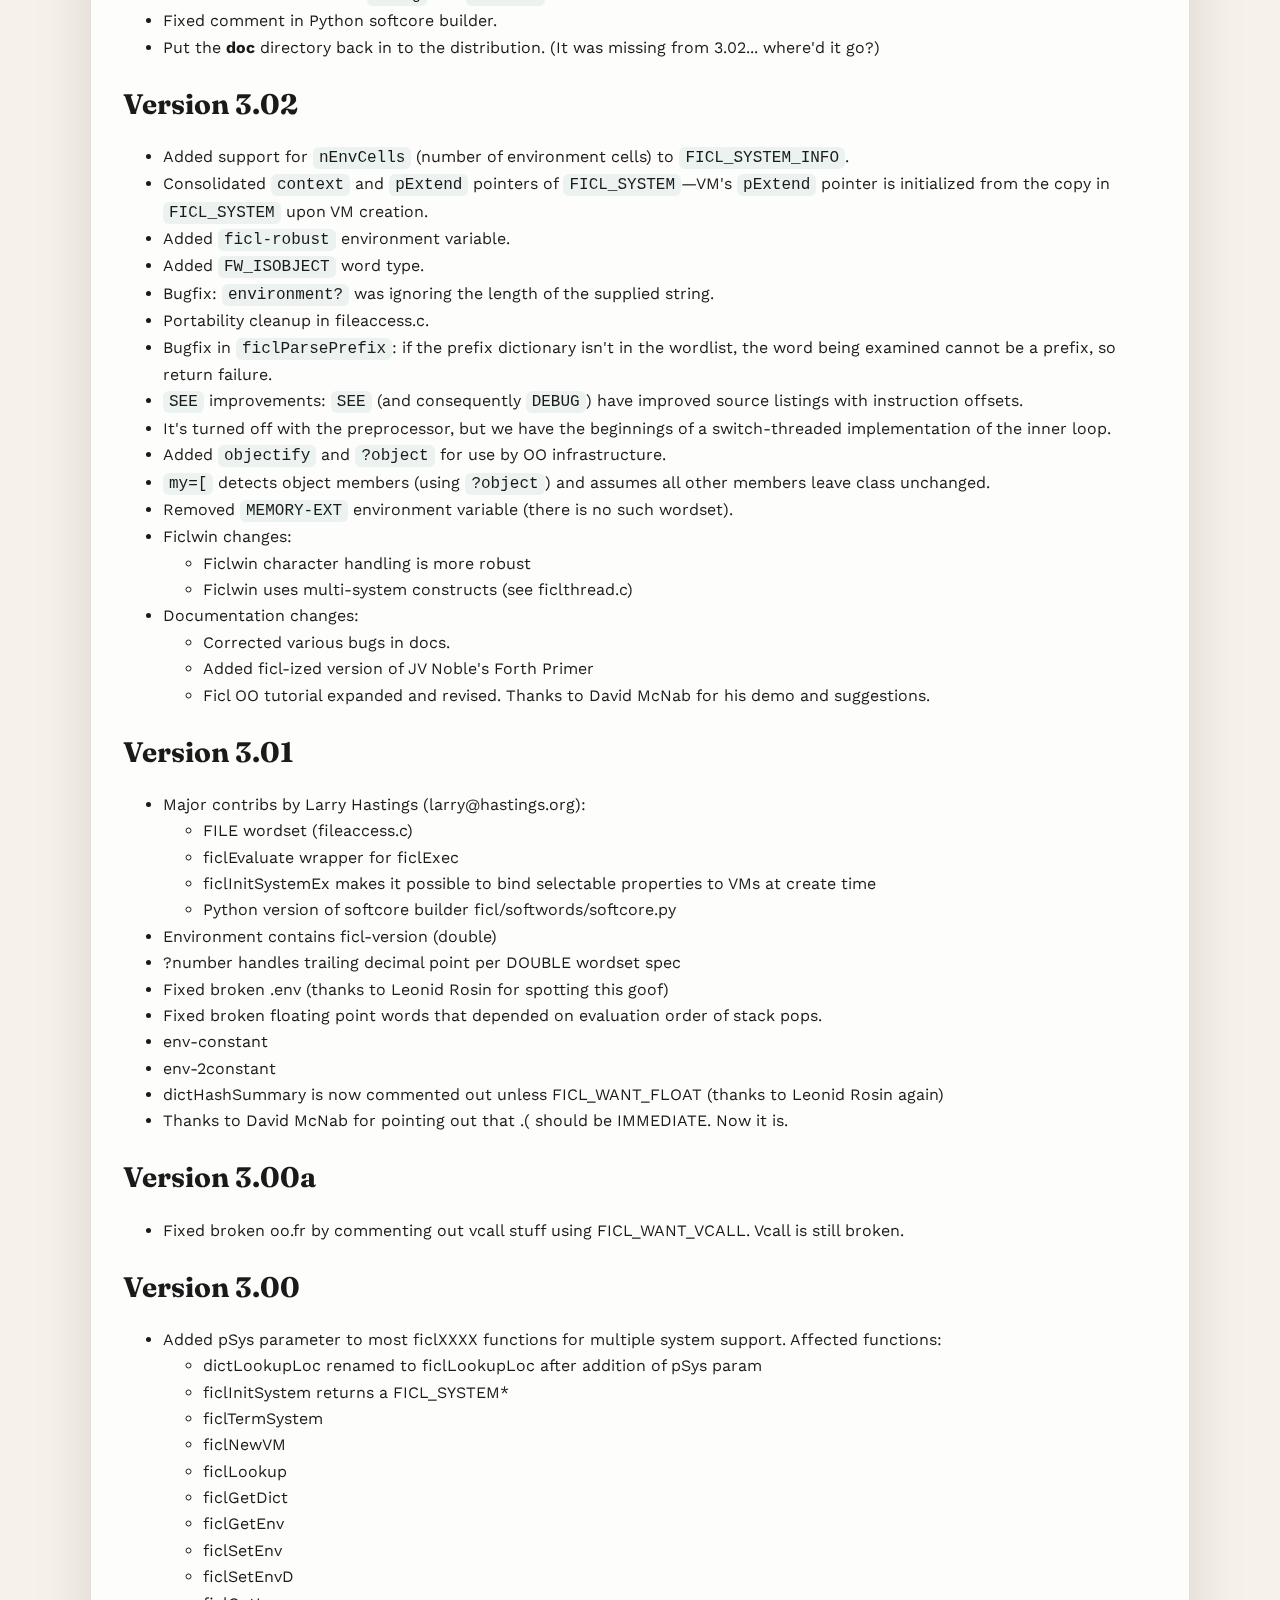
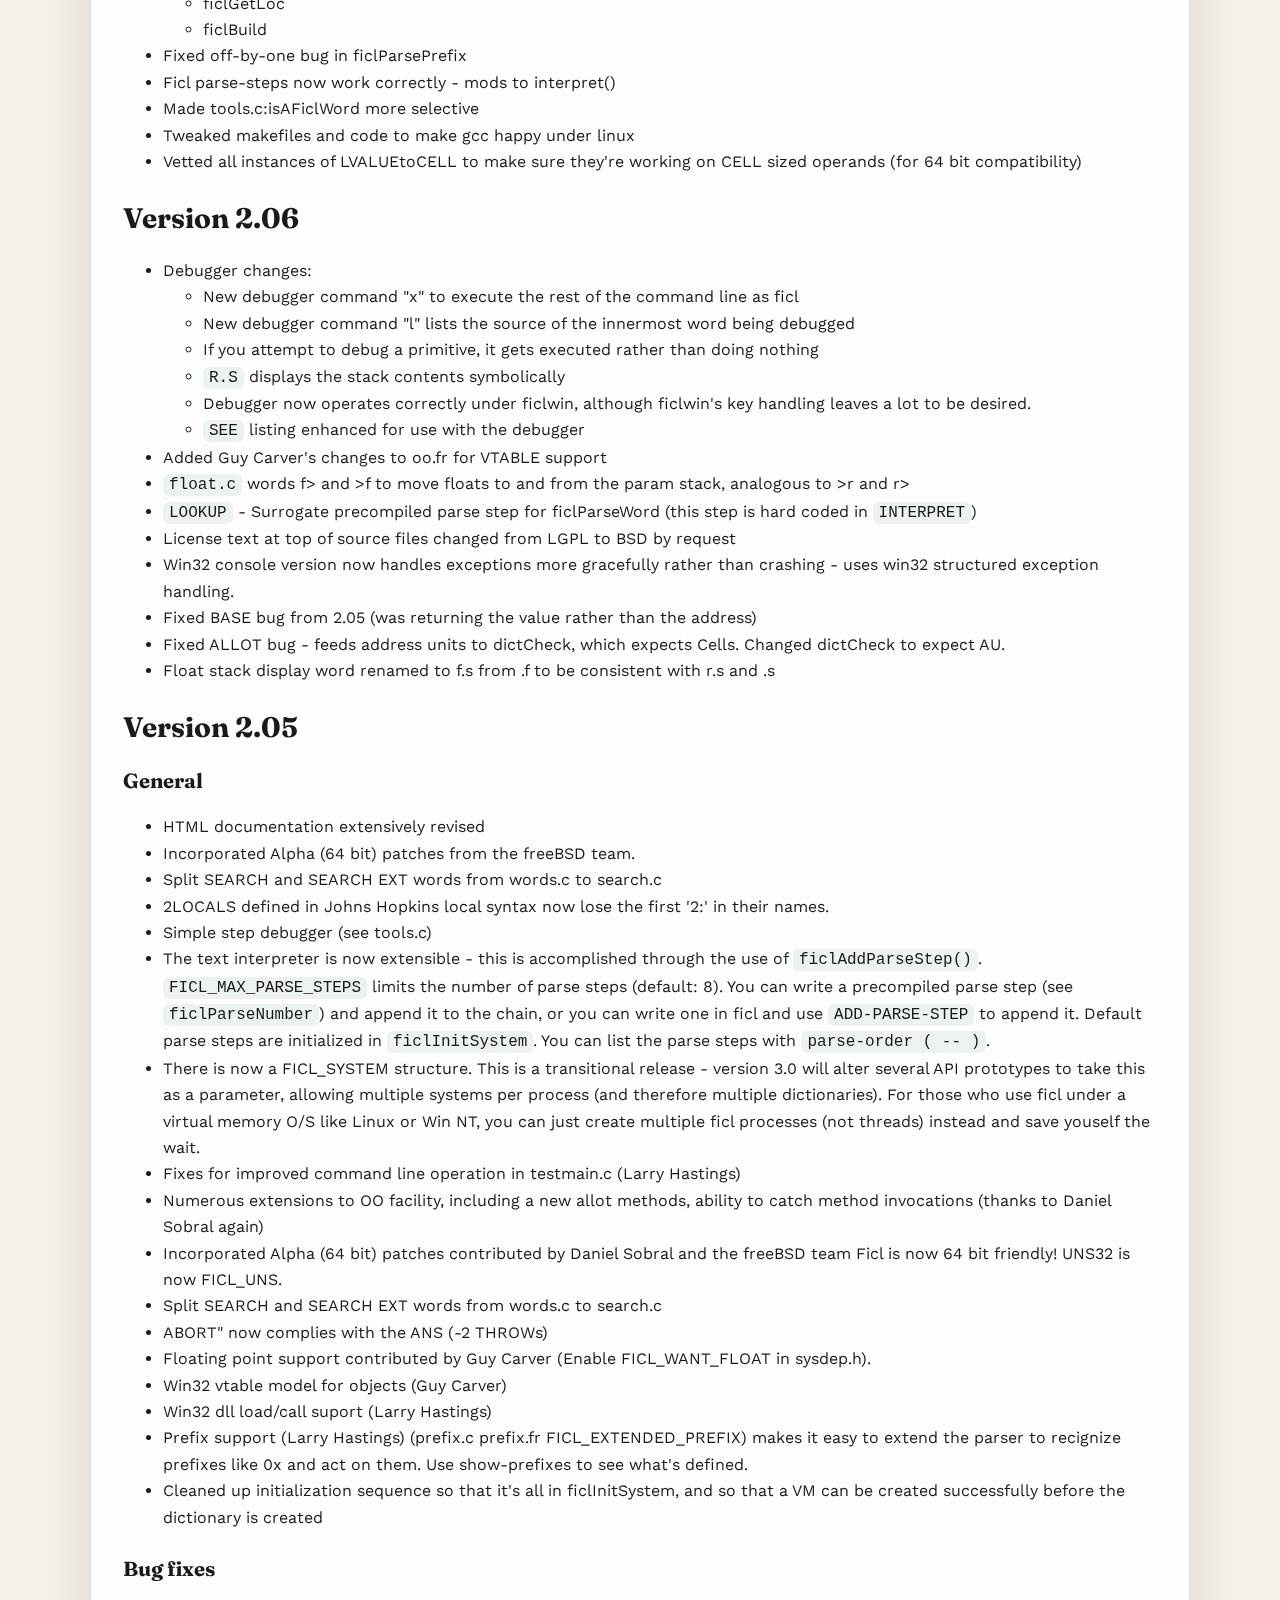
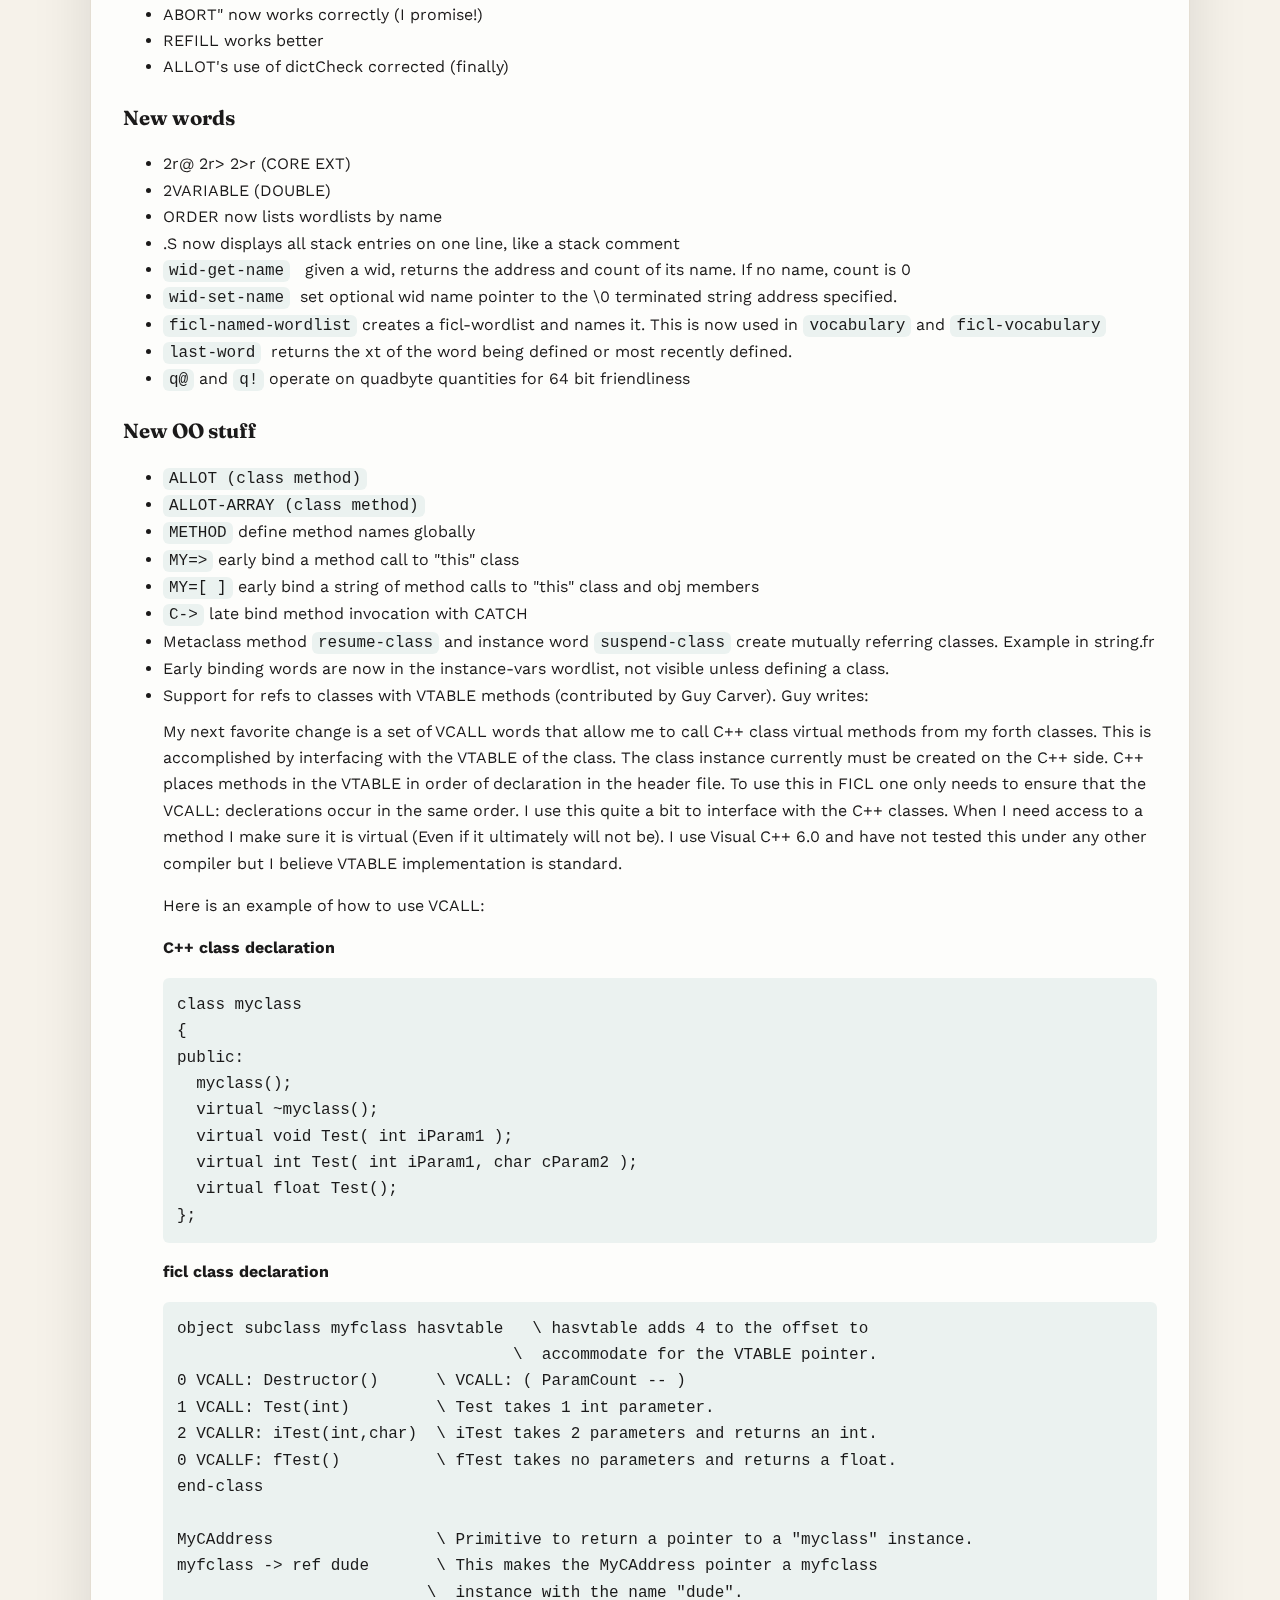
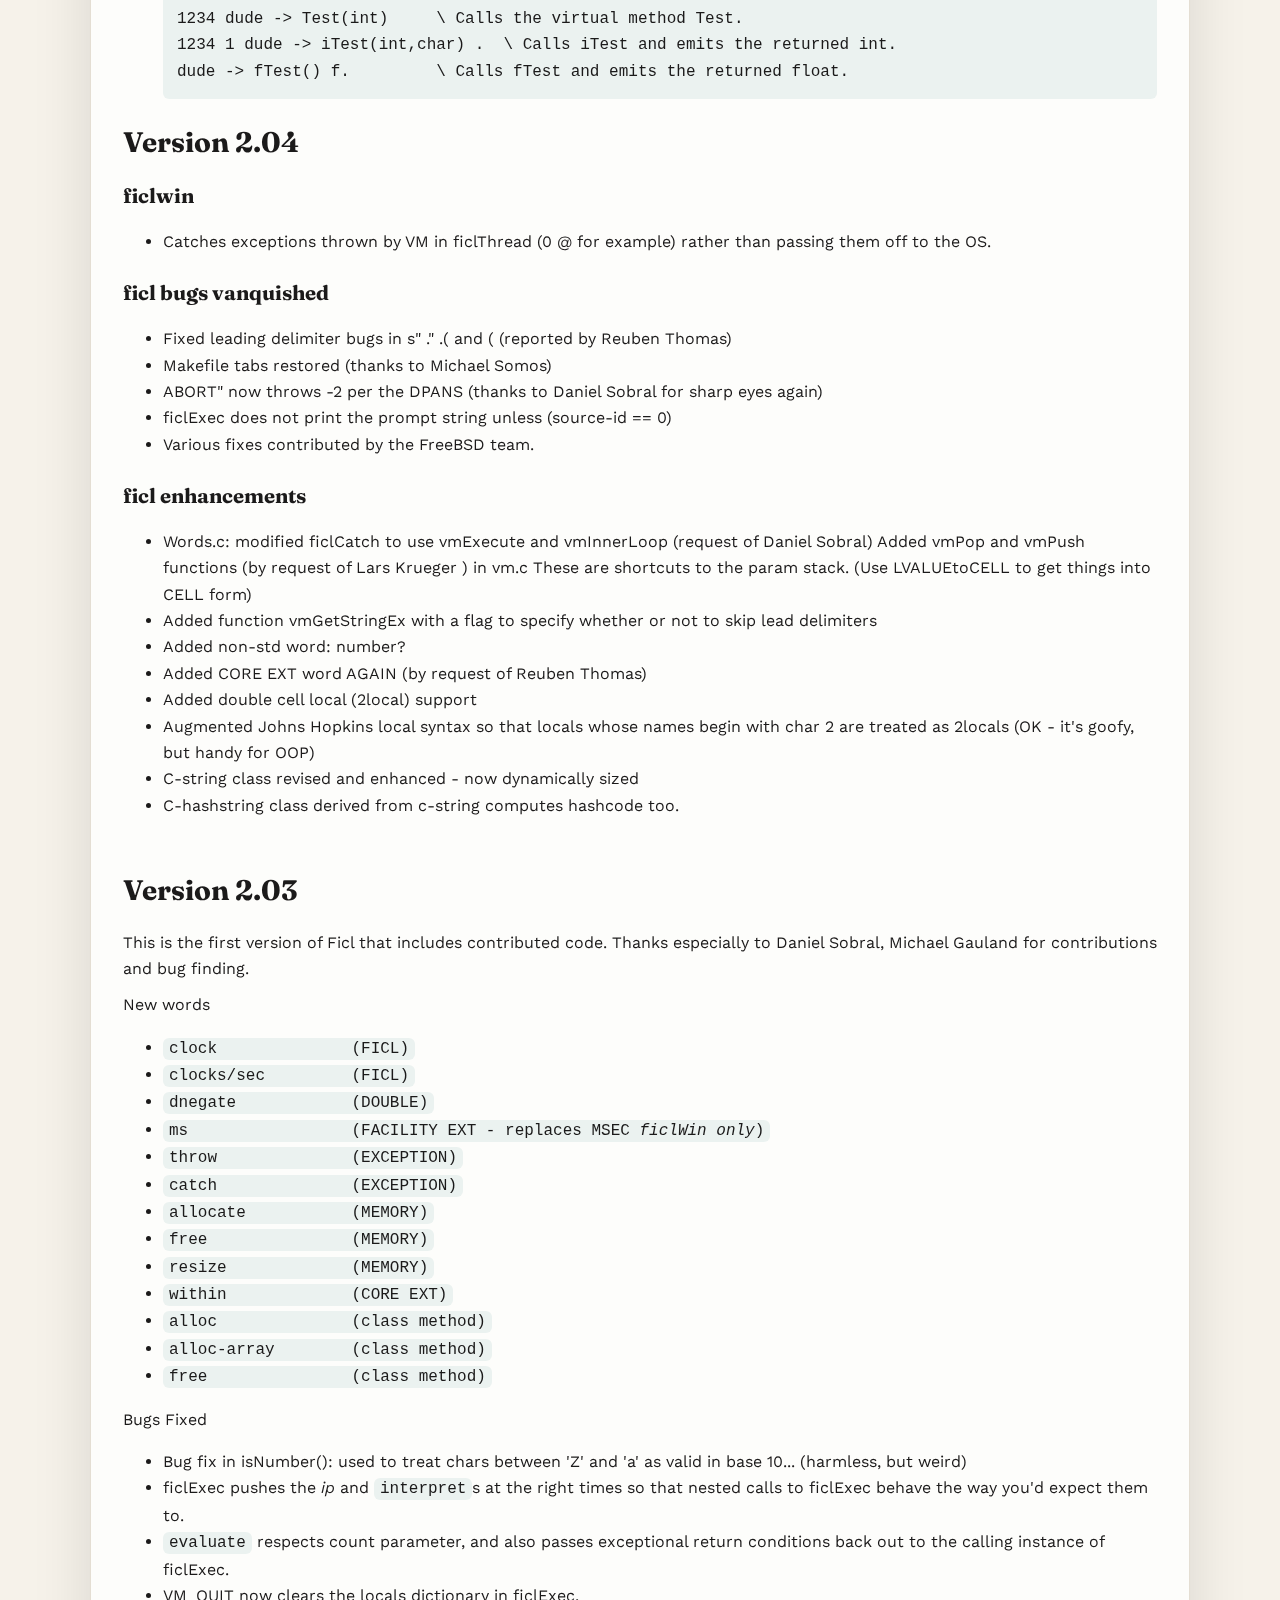
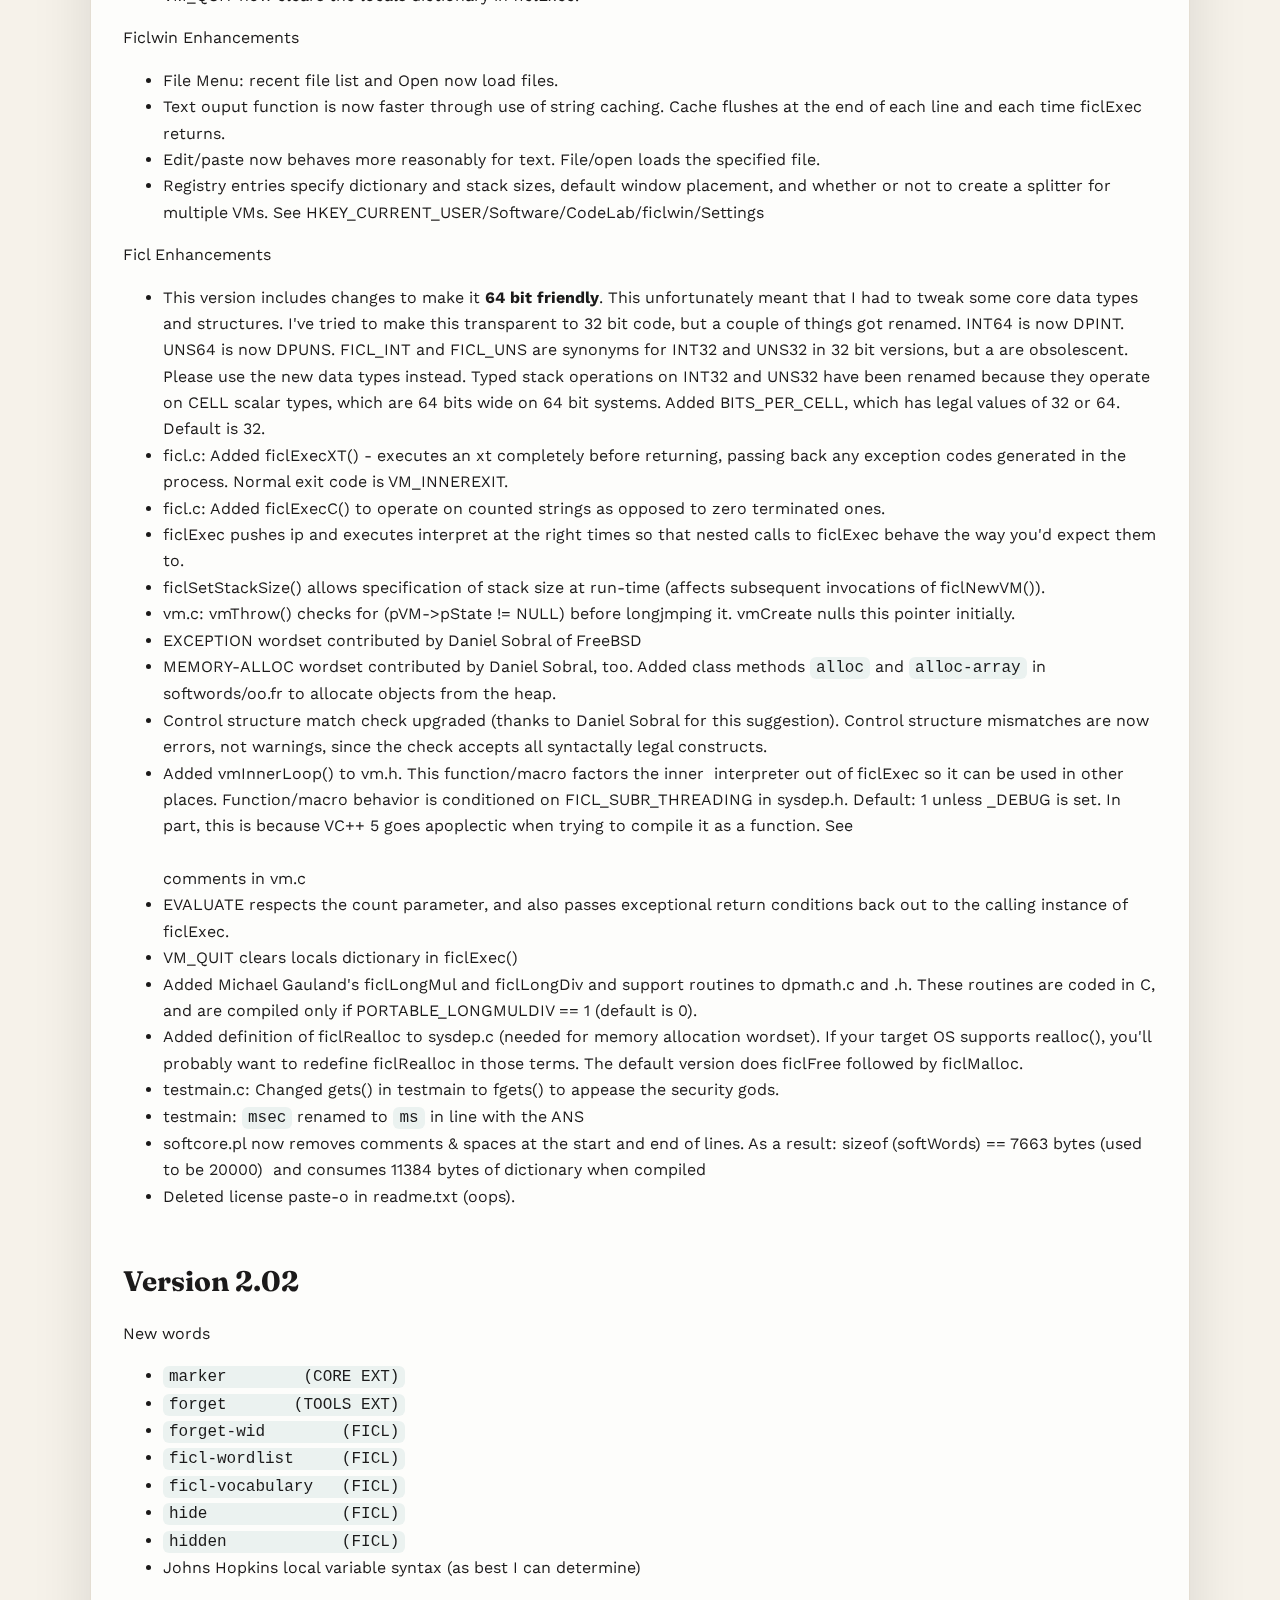
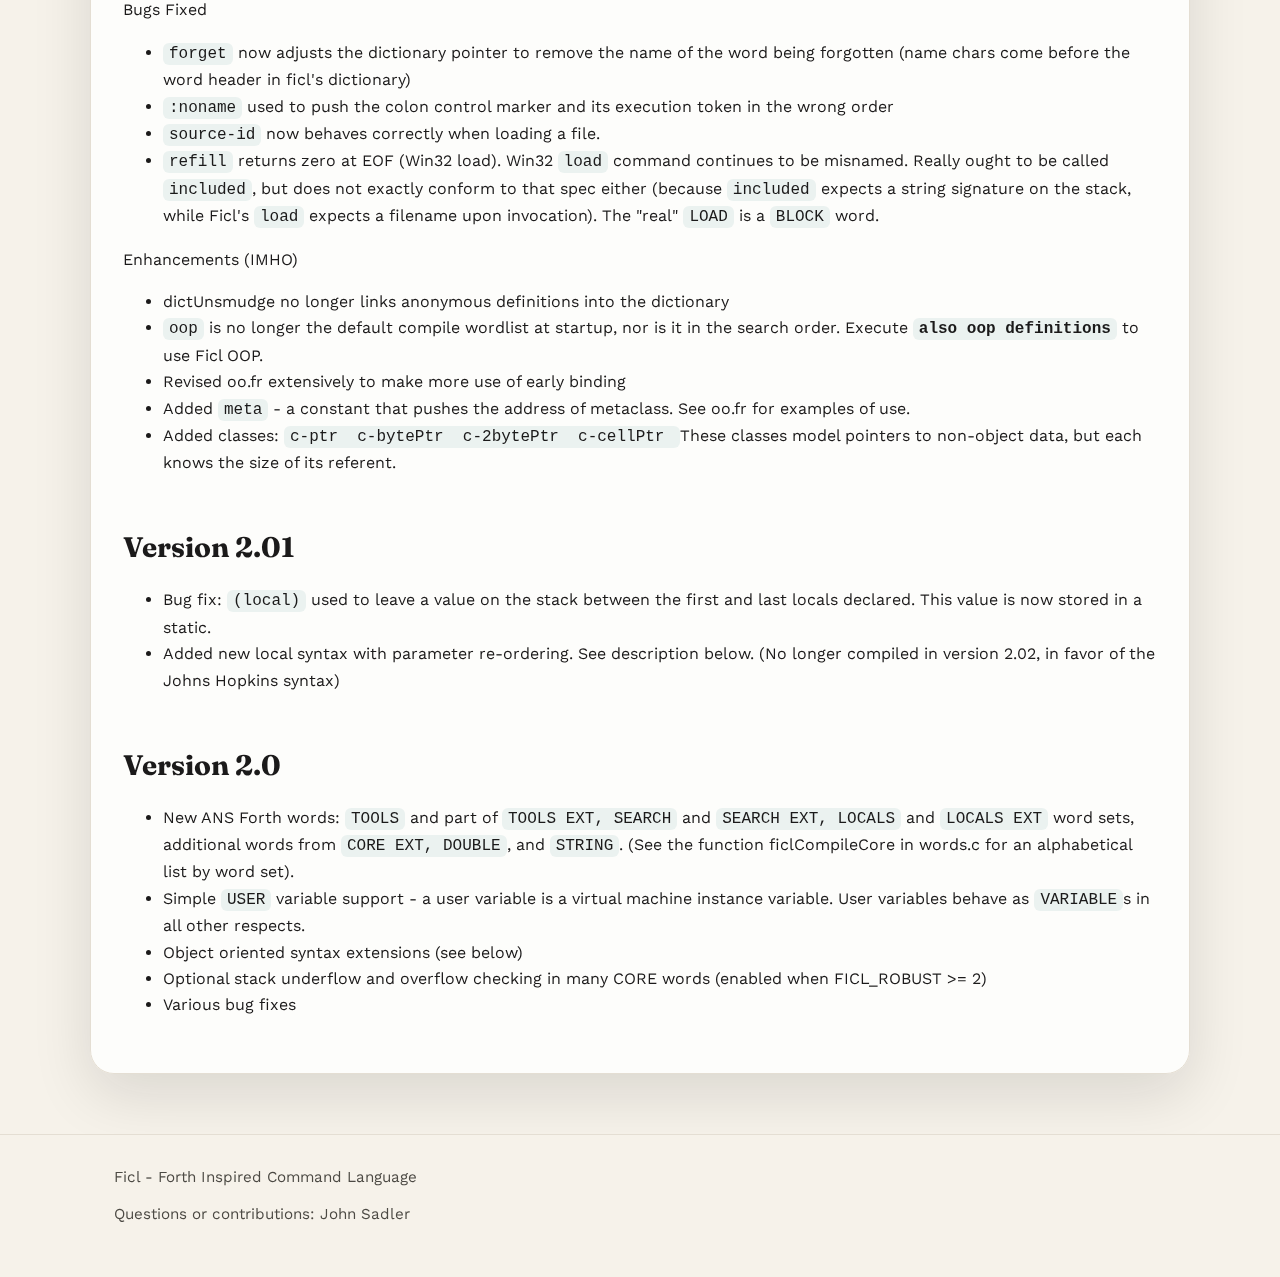
<file: doc/ficl_rel.html>
<!doctype html>
<html lang="en">
  <head>
    <meta charset="utf-8">
    <meta name="viewport" content="width=device-width, initial-scale=1">
    <meta name="author" content="john sadler">
    <meta name="description" content="Ficl release notes and version history">
    <link rel="icon" href="ficl-icon.svg" type="image/svg+xml">
    <link rel="stylesheet" href="styles.css">
    <title>Ficl Release Notes</title>
  </head>
  <body>
    <header class="site-header">
      <div class="wrap">
        <a class="brand" href="index.html">
          <img class="brand-mark" src="ficl-icon.svg" alt="Ficl logo">
          <div>
            <span class="brand-name">Ficl</span>
            <span class="brand-tag">Forth Inspired Command Language</span>
          </div>
        </a>
        <nav class="site-nav">
          <a href="ficl.html">Docs</a>
          <a href="demo.html">Demo</a>
          <a href="ficl_rel.html">Release Notes</a>
          <a class="nav-cta" href="http://sourceforge.net/project/showfiles.php?group_id=24441">Download</a>
        </nav>
      </div>
    </header>

    <main>
      <section class="page-hero">
        <div class="wrap">
          <p class="eyebrow">Release Notes</p>
          <h1>Ficl Release Notes</h1>
          <p>Version history and notable changes.</p>
        </div>
      </section>

      <div class="wrap content">
        <table border="0" cellpadding="3" cols="1" width="675">
<tr>
<td>
<h2><a name="whatsnew">Version 3.065</a> <span class="stat-label">(Apr 2026)</span></h2>
<ul>
<li>
  Numerous cleanups.
</li>
<li>
  New vmInterrupt() function for ISR use. vmSigint for POSIX signal handlers.
</li>
</ul>
<h2><a NAME="whatsnew">Version 3.06</a> <span class="stat-label">(Feb 2026)</span></h2>
<ul>
<li>
  This is a big release. See RELEASE.md for detailed notes.
</li>
<li>
  Ficl is now hybrid token threaded, for a 2x-3x speedup in the inner loop. (Contributed by Giuseppe Stanghellini)
</li>
<li>
  Revised and updated the website. There is now a Web REPL demo
</li>
<li>
  Greatly enhanced floating point support. Separate float stack supports 64 bit floats on 32 bit targets.
</li>
<li>
  Console interface supports line editing, history, and SIGINT handling on POSIX systems (Linux, MacOS).
</li>
</ul>

<h2>Version 3.05 <span class="stat-label">(Jan 2026)</span></h2>
<ul>
<li>
  Windows and Linux console makefiles fully tested and debugged in Github CI workflow
</li>
<li>
  Revised and updated the website. There is now a Web REPL demo
</li>
<li>
  Unit and script tests run automatically with --test command line option for CI integration
</li>
<li>
  C11 and portability improvements
</li>
</ul>

<h2>Version 3.04 <span class="stat-label">(Dec 2025)</span></h2>
<ul>
<li>
Revised portable DP math routines for 32 and 64 bit machines. Unit tests for dpmath.
</li>
<li>
MacOS build support.
</li>
<li>
All known bugs in the 3.x releases fixed and tested. Retired Ficl 4.
</li>
<li>
Various updates to reduce standard library dependency and incorporate recent Standard C changes.
</li>
<li>
Refreshed website and docs.
</li>
</ul>

<h2>Version 3.03</h2>
<ul>
<li>
Bugfix: Compiled floating-point numbers now work.  (Floats in compiled code were simply broken in 3.02 and some previous version.)
</li>
<li>
Newly implemented CORE EXT words: <code>CASE</code>, <code>OF</code>, <code>ENDOF</code>, and <code>ENDCASE</code>.  Also added <code>FALLTHROUGH</code>, which works like <code>ENDOF</code> but jumps to the instruction just after the next <code>OF</code>.
</li>
<li>
New words: <code>random</code>, <code>seed-random</code>, and <code>(lookup-method)</code>
</li>
<li>
Bugfix: <code>included</code> never closed its file.
</li>
<li>
Bugfix: <code>include</code> was not <code>IMMEDIATE</code>.
</li>
<li>
Bugfix: John-Hopkins locals syntax now accepts <code>|</code> and <code>--</code> in the comment (between the first <code>--</code> and the <code>}</code>.)
</li>
<li>
Un-hid the OO words <code>parse-method</code>, <code>lookup-method</code>, and <code>find-method-xt</code>, as there are perfectly legitimate reasons why you might want to use them.
</li>
<li>
Changed the prefix version of <code>.(</code> to be <code>IMMEDIATE</code> too.
</li>
<li>
Bugfix: Changed <code>vmGetWord0()</code> to make Purify happier.  The resulting code is no slower, no larger, and slightly more robust.
</li>
<li>
Got rid of the <code>/objects/common/ficl</code> nonsense in the VC++ project.  Build-time files are now stored their default places, in relative directories called <code>debug</code> and <code>release</code>.
</li>
<li>
Fixed comment in Python softcore builder.
</li>
<li>
Put the <b>doc</b> directory back in to the distribution.  (It was missing from 3.02... where'd it go?)
</li>
</ul>



<h2>Version 3.02</h2>
<ul>
<li>
Added support for <code>nEnvCells</code> (number of environment cells) to <code>FICL_SYSTEM_INFO</code>.
</li>
<li>
Consolidated <code>context</code> and <code>pExtend</code> pointers of <code>FICL_SYSTEM</code>&#151;VM's <code>pExtend</code> pointer is initialized from the copy in <code>FICL_SYSTEM</code> upon VM creation.
</li>
<li>
Added <code>ficl-robust</code> environment variable.
</li>
<li>
Added <code>FW_ISOBJECT</code> word type.
</li>
<li>
Bugfix: <code>environment?</code> was ignoring the length of the supplied string.
</li>
<li>
Portability cleanup in fileaccess.c.
</li>
<li>
Bugfix in <code>ficlParsePrefix</code>: if the prefix dictionary isn't in the wordlist, the word being examined cannot be a prefix, so return failure.
</li>
<li>
<code>SEE</code> improvements: <code>SEE</code> (and consequently <code>DEBUG</code>) have improved source listings with instruction offsets.
</li>
<li>
It's turned off with the preprocessor, but we have the beginnings of a switch-threaded implementation of the inner loop.
</li>
<li>
Added <code>objectify</code> and <code>?object</code> for use by OO infrastructure.
</li>
<li>
<code>my=[</code> detects object members (using <code>?object</code>) and assumes all other members leave class unchanged.
</li>
<li>
Removed <code>MEMORY-EXT</code> environment variable (there is no such wordset).
</li>
<li>
Ficlwin changes:
<ul>
<li>
Ficlwin character handling is more robust
</li>
<li>
Ficlwin uses multi-system constructs (see ficlthread.c)
</li>
</ul>
</li>
<li>
Documentation changes:
<ul>
<li>
Corrected various bugs in docs.
</li>
<li>
Added ficl-ized version of JV Noble's Forth Primer
</li>
<li>
Ficl OO tutorial expanded and revised. Thanks to David McNab for his demo and suggestions.
</li>
</ul>
</li>

</ul>

<h2>Version 3.01</h2>
<ul>
<li>
Major contribs by Larry Hastings (larry@hastings.org):
<ul>
<li>
FILE wordset (fileaccess.c)
</li>
<li>
ficlEvaluate wrapper for ficlExec
</li>
<li>
ficlInitSystemEx makes it possible to bind selectable properties to VMs at create time
</li>
<li>
Python version of softcore builder ficl/softwords/softcore.py
</li>
</ul>
</li>
<li>
Environment contains ficl-version (double)
</li>
<li>
?number handles trailing decimal point per DOUBLE wordset spec
</li>
<li>
Fixed broken .env (thanks to Leonid Rosin for spotting this goof)
</li>
<li>
Fixed broken floating point words that depended on evaluation order of stack pops.
</li>
<li>
env-constant
</li>
<li>
env-2constant
</li>
<li>
dictHashSummary is now commented out unless FICL_WANT_FLOAT (thanks to Leonid Rosin again)
</li>
<li>
Thanks to David McNab for pointing out that .( should be IMMEDIATE. Now it is.
</li>
</ul>

<h2>Version 3.00a</h2>

<ul>
<li>
Fixed broken oo.fr by commenting out vcall stuff using FICL_WANT_VCALL. Vcall is still broken.
</li>
</ul>

<h2>Version 3.00</h2>

<ul>
<li>
Added pSys parameter to most ficlXXXX functions for multiple system support. Affected functions:
<ul>
<li>dictLookupLoc renamed to ficlLookupLoc after addition of pSys param</li>
<li>ficlInitSystem returns a FICL_SYSTEM*</li>
<li>ficlTermSystem</li>
<li>ficlNewVM</li>
<li>ficlLookup</li>
<li>ficlGetDict</li>
<li>ficlGetEnv</li>
<li>ficlSetEnv</li>
<li>ficlSetEnvD</li>
<li>ficlGetLoc</li>
<li>ficlBuild</li>
</ul>
</li>

<li>Fixed off-by-one bug in ficlParsePrefix</li>
<li>Ficl parse-steps now work correctly - mods to interpret()</li>
<li>Made tools.c:isAFiclWord more selective</li>
<li>Tweaked makefiles and code to make gcc happy under linux</li>
<li>Vetted all instances of LVALUEtoCELL to make sure they're working on CELL sized operands
(for 64 bit compatibility)</li>
</ul>

<h2>Version 2.06</h2>
<ul>
<li>Debugger changes:</li>
<ul>
<li>New debugger command "x" to execute the rest of the command line as ficl</li>
<li>New debugger command "l" lists the source of the innermost word being debugged</li>
<li>If you attempt to debug a primitive, it gets executed rather than doing nothing</li>
<li><code>R.S</code> displays the stack contents symbolically</li>
<li>Debugger now operates correctly under ficlwin, although ficlwin's key handling leaves a lot to be desired. </li>
<li><code>SEE</code> listing enhanced for use with the debugger</li>
</ul>
<li>Added Guy Carver's changes to oo.fr for VTABLE support</li>
<li><code>float.c</code> words f&gt; and &gt;f to move floats to and from the param stack, analogous to &gt;r and r&gt;</li>
<li><code>LOOKUP</code> - Surrogate precompiled parse step for ficlParseWord (this step is hard
  coded in <code>INTERPRET</code>)</li>
<li>License text at top of source files changed from LGPL to BSD by request</li>
<li>Win32 console version now handles exceptions more gracefully rather than crashing - uses win32
structured exception handling.</li>
<li>Fixed BASE bug from 2.05 (was returning the value rather than the address) </li>
<li>Fixed ALLOT bug - feeds address units to dictCheck, which expects Cells. Changed dictCheck
to expect AU. </li>
<li>Float stack display word renamed to f.s from .f to be consistent with r.s and .s</li>
</ul>

<h2>Version 2.05</h2>
<h3>General</h3>

<ul>
<li>HTML documentation extensively revised</li>
<li>Incorporated Alpha (64 bit) patches from the freeBSD team.</li>
<li>Split SEARCH and SEARCH EXT words from words.c to search.c</li>
<li><a href="ficl.html#locals">2LOCALS</a> defined in <a href="ficl.html#jhlocal">Johns Hopkins local syntax</a> now lose the first '2:' in their names.</li>
<li>Simple step <a href="ficl.html#debugger">debugger</a> (see tools.c)</li>
<li>The text interpreter is now extensible - this is accomplished through the use
of <code>ficlAddParseStep()</code>. <code>FICL_MAX_PARSE_STEPS</code> limits the number of parse steps
(default: 8). You can write a precompiled parse step (see <code>ficlParseNumber</code>) and
append it to the chain, or you can write one in ficl and use <code>ADD-PARSE-STEP</code>
to append it. Default parse steps are initialized in <code>ficlInitSystem</code>. You can list
the parse steps with <code>parse-order ( -- )</code>.</li>
<li>There is now a FICL_SYSTEM structure. This is a transitional release - version 3.0
will alter several API prototypes to take this as a parameter, allowing multiple
systems per process (and therefore multiple dictionaries). For those who use ficl
under a virtual memory O/S like Linux or Win NT, you can just create multiple ficl
processes (not threads) instead and save youself the wait.</li>
<li>Fixes for improved command line operation in testmain.c (Larry Hastings)</li>
<li>Numerous extensions to OO facility, including a new allot methods, ability
to catch method invocations (thanks to Daniel Sobral again)</li>
<li>Incorporated Alpha (64 bit) patches contributed by Daniel Sobral and the freeBSD team
Ficl is now 64 bit friendly! UNS32 is now FICL_UNS.</li>
<li>Split SEARCH and SEARCH EXT words from words.c to search.c</li>
<li>ABORT" now complies with the ANS (-2 THROWs)</li>
<li>Floating point support contributed by Guy Carver (Enable FICL_WANT_FLOAT in sysdep.h).</li>
<li>Win32 vtable model for objects (Guy Carver)</li>
<li>Win32 dll load/call suport (Larry Hastings)</li>
<li>Prefix support (Larry Hastings) (prefix.c prefix.fr FICL_EXTENDED_PREFIX) makes it
easy to extend the parser to recignize prefixes like 0x and act on them. Use show-prefixes
to see what's defined.</li>
<li>Cleaned up initialization sequence so that it's all in ficlInitSystem, and so that
a VM can be created successfully before the dictionary is created</li>
</ul>

<h3>
Bug fixes</h3>

<ul>
<li>
<a href="http://www.taygeta.com/forth/dpans9.htm#9.6.2.0680">ABORT"</a>
now works correctly (I promise!)</li>

<li>
<a href="http://www.taygeta.com/forth/dpans6.htm#6.2.2125">REFILL</a> works
better</li>

<li>
<a href="http://www.taygeta.com/forth/dpans6.htm#6.1.0710">ALLOT</a>'s
use of dictCheck corrected (finally)</li>
</ul>

<h3>
New words</h3>

<ul>
<li>
<a href="http://www.taygeta.com/forth/dpans6.htm#6.2.0415">2r@</a> <a href="http://www.taygeta.com/forth/dpans6.htm#6.2.0410">2r></a> <a href="http://www.taygeta.com/forth/dpans6.htm#6.2.0340">2>r</a>
(CORE EXT)</li>

<li>
<a href="http://www.taygeta.com/forth/dpans8.htm#8.6.1.0440">2VARIABLE</a>
(DOUBLE)</li>

<li>
<a href="http://www.taygeta.com/forth/dpans16.htm#16.6.2.1985">ORDER</a>
now lists wordlists by name</li>

<li>
<a href="http://www.taygeta.com/forth/dpans15.htm#15.6.1.0220">.S</a> now
displays all stack entries on one line, like a stack comment</li>

<li>
<a href="ficl.html#wid-get-name"><code>wid-get-name</code>&nbsp;</a>&nbsp;
given a wid, returns the address and count of its name. If no name, count
is 0</li>

<li>
<code><a href="ficl.html#wid-set-name">wid-set-name</a></code>&nbsp;
set optional wid name pointer to the \0 terminated string address specified.</li>

<li>
<code><a href="ficl.html#ficlwordlist">ficl-named-wordlist</a></code> creates
a ficl-wordlist and names it. This is now used in <code>vocabulary</code> and
<code><a href="ficl.html#ficlvocabulary">ficl-vocabulary</a></code>&nbsp;</li>

<li>
<code><a href="ficl.html#last-word">last-word</a></code>&nbsp; returns the
xt of the word being defined or most recently defined.</li>

<li>
<code><a href="ficl.html#qfetch">q@</a></code> and <code><a href="ficl.html#qbang">q!</a></code>
operate on quadbyte quantities for 64 bit friendliness</li>
</ul>

<h3>
New OO stuff</h3>

<ul>
<li>
<code>ALLOT  (class method)</code></li>

<li>
<code>ALLOT-ARRAY (class method)</code></li>

<li>
<code>METHOD</code> define method names globally</li>

<li>
<code>MY=></code> early bind a method call to "this" class</li>

<li>
<code>MY=[ ]</code> early bind a string of method calls to "this" class and
obj members</li>

<li>
<code>C-></code> late bind method invocation with CATCH</li>

<li>
Metaclass method <code>resume-class</code> and instance word <code>suspend-class</code>
create mutually referring classes. Example in string.fr</li>

<li>
Early binding words are now in the instance-vars wordlist, not visible
unless defining a class.</li>

<li>Support for refs to classes with VTABLE methods (contributed by Guy Carver). Guy writes:
<p>
My next favorite change is a set of VCALL words that allow me
to call C++ class virtual methods from my forth classes.  This
is accomplished by interfacing with the VTABLE of the class.  The
class instance currently must be created on the C++ side.
C++ places methods in the VTABLE in order of declaration in the
header file.  To use this in FICL one only needs to ensure
that the VCALL: declerations occur in the same order.  I use this
quite a bit to interface with the C++ classes.  When I need access
to a method I make sure it is virtual (Even if it ultimately will
not be).  I use Visual C++ 6.0 and have not tested this under
any other compiler but I believe VTABLE implementation is standard.
</p><p>
Here is an example of how to use VCALL:
</p>
<b>C++ class declaration</b>
<pre>
class myclass
{
public:
  myclass();
  virtual ~myclass();
  virtual void Test( int iParam1 );
  virtual int Test( int iParam1, char cParam2 );
  virtual float Test();
};
</pre>
<b>ficl class declaration</b>
<pre>
object subclass myfclass hasvtable   \ hasvtable adds 4 to the offset to
                                   \  accommodate for the VTABLE pointer.
0 VCALL: Destructor()      \ VCALL: ( ParamCount -<MethodName>- )
1 VCALL: Test(int)         \ Test takes 1 int parameter.
2 VCALLR: iTest(int,char)  \ iTest takes 2 parameters and returns an int.
0 VCALLF: fTest()          \ fTest takes no parameters and returns a float.
end-class

MyCAddress                 \ Primitive to return a pointer to a "myclass" instance.
myfclass -> ref dude       \ This makes the MyCAddress pointer a myfclass
                          \  instance with the name "dude".
1234 dude -> Test(int)     \ Calls the virtual method Test.
1234 1 dude -> iTest(int,char) .  \ Calls iTest and emits the returned int.
dude -> fTest() f.         \ Calls fTest and emits the returned float.
</pre>
</li>
</ul>

<h2>
Version 2.04</h2>

<h3>
ficlwin</h3>

<ul>
<li>
Catches exceptions thrown by VM in ficlThread (0 @ for example) rather
than passing them off to the OS.&nbsp;</li>
</ul>

<h3>
ficl bugs vanquished</h3>

<ul>
<li>
Fixed leading delimiter bugs in s" ." .( and ( (reported by Reuben Thomas)</li>

<li>
Makefile tabs restored (thanks to Michael Somos)</li>

<li>
ABORT" now throws -2 per the DPANS (thanks to Daniel Sobral for sharp eyes
again)&nbsp;</li>

<li>
ficlExec does not print the prompt string unless (source-id == 0)</li>

<li>
Various fixes contributed by the FreeBSD team.</li>
</ul>

<h3>
ficl enhancements</h3>

<ul>
<li>
Words.c: modified ficlCatch to use vmExecute and vmInnerLoop (request of
Daniel Sobral) Added vmPop and vmPush functions (by request of Lars Krueger
) in vm.c These are shortcuts to the param stack. (Use LVALUEtoCELL to
get things into CELL form)&nbsp;</li>

<li>
Added function vmGetStringEx with a flag to specify whether or not to skip
lead delimiters</li>

<li>
Added non-std word: number?</li>

<li>
Added CORE EXT word AGAIN (by request of Reuben Thomas)&nbsp;</li>

<li>
Added double cell local (2local) support</li>

<li>
Augmented Johns Hopkins local syntax so that locals whose names begin with
char 2 are treated as 2locals (OK - it's goofy, but handy for OOP)</li>

<li>
C-string class revised and enhanced - now dynamically sized</li>

<li>
C-hashstring class derived from c-string computes hashcode too.</li>
</ul>
</td>
</tr>

<tr>
<td>
<h2>
Version 2.03</h2>
This is the first version of Ficl that includes contributed code. Thanks
especially to Daniel Sobral, Michael Gauland for contributions and bug
finding.&nbsp;
<p>New words&nbsp;
<ul>
<li>
<code><a href="#clock">clock</a>&nbsp;&nbsp;&nbsp;&nbsp;&nbsp;&nbsp;&nbsp;&nbsp;&nbsp;&nbsp;&nbsp;&nbsp;&nbsp;
(FICL)</code></li>

<li>
<code><a href="#clockspersec">clocks/sec</a>&nbsp;&nbsp;&nbsp;&nbsp;&nbsp;&nbsp;&nbsp;&nbsp;
(FICL)</code></li>

<li>
<code><a href="http://www.taygeta.com/forth/dpans8.htm#8.6.1.1230">dnegate</a>&nbsp;&nbsp;&nbsp;&nbsp;&nbsp;&nbsp;&nbsp;&nbsp;&nbsp;&nbsp;&nbsp;
(DOUBLE)</code></li>

<li>
<code><a href="http://www.taygeta.com/forth/dpans10.htm#10.6.2.1905">ms</a>&nbsp;&nbsp;&nbsp;&nbsp;&nbsp;&nbsp;&nbsp;&nbsp;&nbsp;&nbsp;&nbsp;&nbsp;&nbsp;&nbsp;&nbsp;&nbsp;
(FACILITY EXT - replaces MSEC <i>ficlWin only</i>)</code></li>

<li>
<code><a href="http://www.taygeta.com/forth/dpans9.htm#9.6.1.2275">throw</a>&nbsp;&nbsp;&nbsp;&nbsp;&nbsp;&nbsp;&nbsp;&nbsp;&nbsp;&nbsp;&nbsp;&nbsp;&nbsp;
(EXCEPTION)</code></li>

<li>
<code><a href="http://www.taygeta.com/forth/dpans9.htm#9.6.1.0875">catch</a>&nbsp;&nbsp;&nbsp;&nbsp;&nbsp;&nbsp;&nbsp;&nbsp;&nbsp;&nbsp;&nbsp;&nbsp;&nbsp;
(EXCEPTION)</code></li>

<li>
<code><a href="http://www.taygeta.com/forth/dpans14.htm#14.6.1.0707">allocate</a>&nbsp;&nbsp;&nbsp;&nbsp;&nbsp;&nbsp;&nbsp;&nbsp;&nbsp;&nbsp;
(MEMORY)</code></li>

<li>
<code><a href="http://www.taygeta.com/forth/dpans14.htm#14.6.1.1605">free</a>&nbsp;&nbsp;&nbsp;&nbsp;&nbsp;&nbsp;&nbsp;&nbsp;&nbsp;&nbsp;&nbsp;&nbsp;&nbsp;&nbsp;
(MEMORY)</code></li>

<li>
<code><a href="http://www.taygeta.com/forth/dpans14.htm#14.6.1.2145">resize</a>&nbsp;&nbsp;&nbsp;&nbsp;&nbsp;&nbsp;&nbsp;&nbsp;&nbsp;&nbsp;&nbsp;&nbsp;
(MEMORY)</code></li>

<li>
<code><a href="http://www.taygeta.com/forth/dpans6.htm#6.2.2440">within</a>&nbsp;&nbsp;&nbsp;&nbsp;&nbsp;&nbsp;&nbsp;&nbsp;&nbsp;&nbsp;&nbsp;&nbsp;
(CORE EXT)</code></li>

<li>
<code><a href="#alloc">alloc</a>&nbsp;&nbsp;&nbsp;&nbsp;&nbsp;&nbsp;&nbsp;&nbsp;&nbsp;&nbsp;&nbsp;&nbsp;&nbsp;
(class method)</code></li>

<li>
<code><a href="#allocarray">alloc-array</a>&nbsp;&nbsp;&nbsp;&nbsp;&nbsp;&nbsp;&nbsp;
(class method)</code></li>

<li>
<code><a href="#oofree">free</a>&nbsp;&nbsp;&nbsp;&nbsp;&nbsp;&nbsp;&nbsp;&nbsp;&nbsp;&nbsp;&nbsp;&nbsp;&nbsp;&nbsp;
(class method)</code></li>
</ul>
Bugs Fixed&nbsp;
<ul>
<li>
Bug fix in isNumber(): used to treat chars between 'Z' and 'a' as valid
in base 10... (harmless, but weird)</li>

<li>
ficlExec pushes the <i>ip</i> and <code>interpret</code>s at the right times
so that nested calls to ficlExec behave the way you'd expect them to.</li>

<li>
<code>evaluate</code> respects count parameter, and also passes exceptional
return conditions back out to the calling instance of ficlExec.</li>

<li>
VM_QUIT now clears the locals dictionary in ficlExec.</li>
</ul>
Ficlwin Enhancements&nbsp;
<ul>
<li>
File Menu: recent file list and Open now load files.</li>

<li>
Text ouput function is now faster through use of string caching. Cache
flushes at the end of each line and each time ficlExec returns.</li>

<li>
Edit/paste now behaves more reasonably for text. File/open loads the specified
file.</li>

<li>
Registry entries specify dictionary and stack sizes, default window placement,
and whether or not to create a splitter for multiple VMs. See HKEY_CURRENT_USER/Software/CodeLab/ficlwin/Settings</li>
</ul>
Ficl Enhancements&nbsp;
<ul>
<li>
This version includes changes to make it <b>64 bit friendly</b>. This unfortunately
meant that I had to tweak some core data types and structures. I've tried
to make this transparent to 32 bit code, but a couple of things got renamed.
INT64 is now DPINT. UNS64 is now DPUNS. FICL_INT and FICL_UNS are synonyms
for INT32 and UNS32 in 32 bit versions, but a are obsolescent. Please use
the new data types instead. Typed stack operations on INT32 and UNS32 have
been renamed because they operate on CELL scalar types, which are 64 bits
wide on 64 bit systems. Added BITS_PER_CELL, which has legal values of
32 or 64. Default is 32.</li>

<li>
ficl.c: Added ficlExecXT() - executes an xt completely before returning,
passing back any exception codes generated in the process. Normal exit
code is VM_INNEREXIT.</li>

<li>
ficl.c: Added ficlExecC() to operate on counted strings as opposed to zero
terminated ones.</li>

<li>
ficlExec pushes ip and executes interpret at the right times so that nested
calls to ficlExec behave the way you'd expect them to.</li>

<li>
ficlSetStackSize() allows specification of stack size at run-time (affects
subsequent invocations of ficlNewVM()).</li>

<li>
vm.c: vmThrow() checks for (pVM->pState != NULL) before longjmping it.
vmCreate nulls this pointer initially.&nbsp;</li>

<li>
EXCEPTION wordset contributed by Daniel Sobral of FreeBSD</li>

<li>
MEMORY-ALLOC wordset contributed by Daniel Sobral, too. Added class methods
<code>alloc</code>
and <code>alloc-array</code> in softwords/oo.fr to allocate objects from the
heap.</li>

<li>
Control structure match check upgraded (thanks to Daniel Sobral for this
suggestion). Control structure mismatches are now errors, not warnings,
since the check accepts all syntactally legal constructs.</li>

<li>
Added vmInnerLoop() to vm.h. This function/macro factors the inner&nbsp;
interpreter out of ficlExec so it can be used in other places. Function/macro
behavior is conditioned on FICL_SUBR_THREADING in sysdep.h. Default: 1 unless
_DEBUG is set. In part, this is because VC++ 5 goes apoplectic when trying
to compile it as a function. See&nbsp;</li>

<br>comments in vm.c
<li>
EVALUATE respects the count parameter, and also passes exceptional return
conditions back out to the calling instance of ficlExec.</li>

<li>
VM_QUIT clears locals dictionary in ficlExec()</li>

<li>
Added Michael Gauland's ficlLongMul and ficlLongDiv and support routines
to dpmath.c and .h. These routines are coded in C, and are compiled only
if PORTABLE_LONGMULDIV == 1 (default is 0).</li>

<li>
Added definition of ficlRealloc to sysdep.c (needed for memory allocation
wordset). If your target OS supports realloc(), you'll probably want to
redefine ficlRealloc in those terms. The default version does ficlFree
followed by ficlMalloc.</li>

<li>
testmain.c: Changed gets() in testmain to fgets() to appease the security
gods.</li>

<li>
testmain: <code>msec</code> renamed to <code><a href="#ficlms">ms</a></code> in
line with the ANS</li>

<li>
softcore.pl now removes comments &amp; spaces at the start and end of lines.
As a result: sizeof (softWords) == 7663 bytes (used to be 20000)&nbsp;
and consumes 11384 bytes of dictionary when compiled</li>

<li>
Deleted license paste-o in readme.txt (oops).</li>
</ul>
</td>
</tr>

<tr>
<td>
<h2>
Version 2.02</h2>
New words&nbsp;
<ul>
<li>
<code><a href="http://www.taygeta.com/forth/dpans6.htm#6.2.1850">marker</a>&nbsp;&nbsp;&nbsp;&nbsp;&nbsp;&nbsp;&nbsp;
(CORE EXT)</code></li>

<li>
<code><a href="http://www.taygeta.com/forth/dpans15.htm#15.6.2.1580">forget</a>&nbsp;&nbsp;&nbsp;&nbsp;&nbsp;&nbsp;
(TOOLS EXT)</code></li>

<li>
<code><a href="#ficlforgetwid">forget-wid</a>&nbsp;&nbsp;&nbsp;&nbsp;&nbsp;&nbsp;&nbsp;
(FICL)</code></li>

<li>
<code><a href="#ficlwordlist">ficl-wordlist</a>&nbsp;&nbsp;&nbsp;&nbsp; (FICL)</code></li>

<li>
<code><a href="#ficlvocabulary">ficl-vocabulary</a>&nbsp;&nbsp; (FICL)</code></li>

<li>
<code><a href="#ficlhide">hide</a>&nbsp;&nbsp;&nbsp;&nbsp;&nbsp;&nbsp;&nbsp;&nbsp;&nbsp;&nbsp;&nbsp;&nbsp;&nbsp;
(FICL)</code></li>

<li>
<code><a href="#ficlhidden">hidden</a>&nbsp;&nbsp;&nbsp;&nbsp;&nbsp;&nbsp;&nbsp;&nbsp;&nbsp;&nbsp;&nbsp;
(FICL)</code></li>

<li>
<a href="#jhlocal">Johns Hopkins local variable syntax</a> (as best I can
determine)</li>
</ul>
Bugs Fixed&nbsp;
<ul>
<li>
<code>forget</code> now adjusts the dictionary pointer to remove the name of
the word being forgotten (name chars come before the word header in ficl's
dictionary)</li>

<li>
<code>:noname</code> used to push the colon control marker and its execution
token in the wrong order</li>

<li>
<code>source-id</code> now behaves correctly when loading a file.</li>

<li>
<code>refill</code> returns zero at EOF (Win32 load). Win32 <code><a href="#ficlload">load</a></code>
command continues to be misnamed. Really ought to be called <code>included</code>,
but does not exactly conform to that spec either (because <code>included</code>
expects a string signature on the stack, while Ficl's <code><a href="#ficlload">load</a></code>
expects a filename upon invocation). The "real" <code>LOAD</code> is a <code>BLOCK</code>
word.</li>
</ul>
Enhancements (IMHO)&nbsp;
<ul>
<li>
dictUnsmudge no longer links anonymous definitions into the dictionary</li>

<li>
<code>oop</code> is no longer the default compile wordlist at startup, nor
is it in the search order. Execute <b><code>also oop definitions</code></b>
to use Ficl OOP.</li>

<li>
Revised oo.fr extensively to make more use of early binding</li>

<li>
Added <code>meta</code> - a constant that pushes the address of metaclass.
See oo.fr for examples of use.</li>

<li>
Added classes: <code>c-ptr&nbsp; c-bytePtr&nbsp; c-2bytePtr&nbsp; c-cellPtr
</code>These
classes model pointers to non-object data, but each knows the size of its
referent.</li>
</ul>
</td>
</tr>

<tr>
<td>
<h2>
Version 2.01</h2>

<ul>
<li>
Bug fix: <code>(local)</code> used to leave a value on the stack between the
first and last locals declared. This value is now stored in a static.</li>

<li>
Added new local syntax with parameter re-ordering. <a href="#newlocal">See
description below</a>. (No longer compiled in version 2.02, in favor of
the Johns Hopkins syntax)</li>
</ul>
</td>
</tr>

<tr>
<td>
<h2>
Version 2.0</h2>

<ul>
<li>
New ANS Forth words: <code>TOOLS</code> and part of <code>TOOLS EXT, SEARCH</code>
and <code>SEARCH EXT, LOCALS</code> and <code>LOCALS EXT</code> word sets, additional
words from <code>CORE EXT, DOUBLE</code>, and <code>STRING</code>. (See the function
ficlCompileCore in words.c for an alphabetical list by word set).</li>

<li>
Simple <code>USER</code> variable support - a user variable is a virtual machine
instance variable. User variables behave as <code>VARIABLE</code>s in all other
respects.</li>

<li>
Object oriented syntax extensions (see below)</li>

<li>
Optional stack underflow and overflow checking in many CORE words (enabled
when FICL_ROBUST >= 2)</li>

<li>
Various bug fixes</li>
</ul>
</td>
</tr>
        </table>
      </div>
    </main>

    <footer class="site-footer">
      <div class="wrap footer-grid">
        <div>Ficl - Forth Inspired Command Language</div>
        <div>Questions or contributions: <a href="https://sourceforge.net/u/jsadler/profile/">John Sadler</a></div>
      </div>
    </footer>
  </body>
</html>
</file>
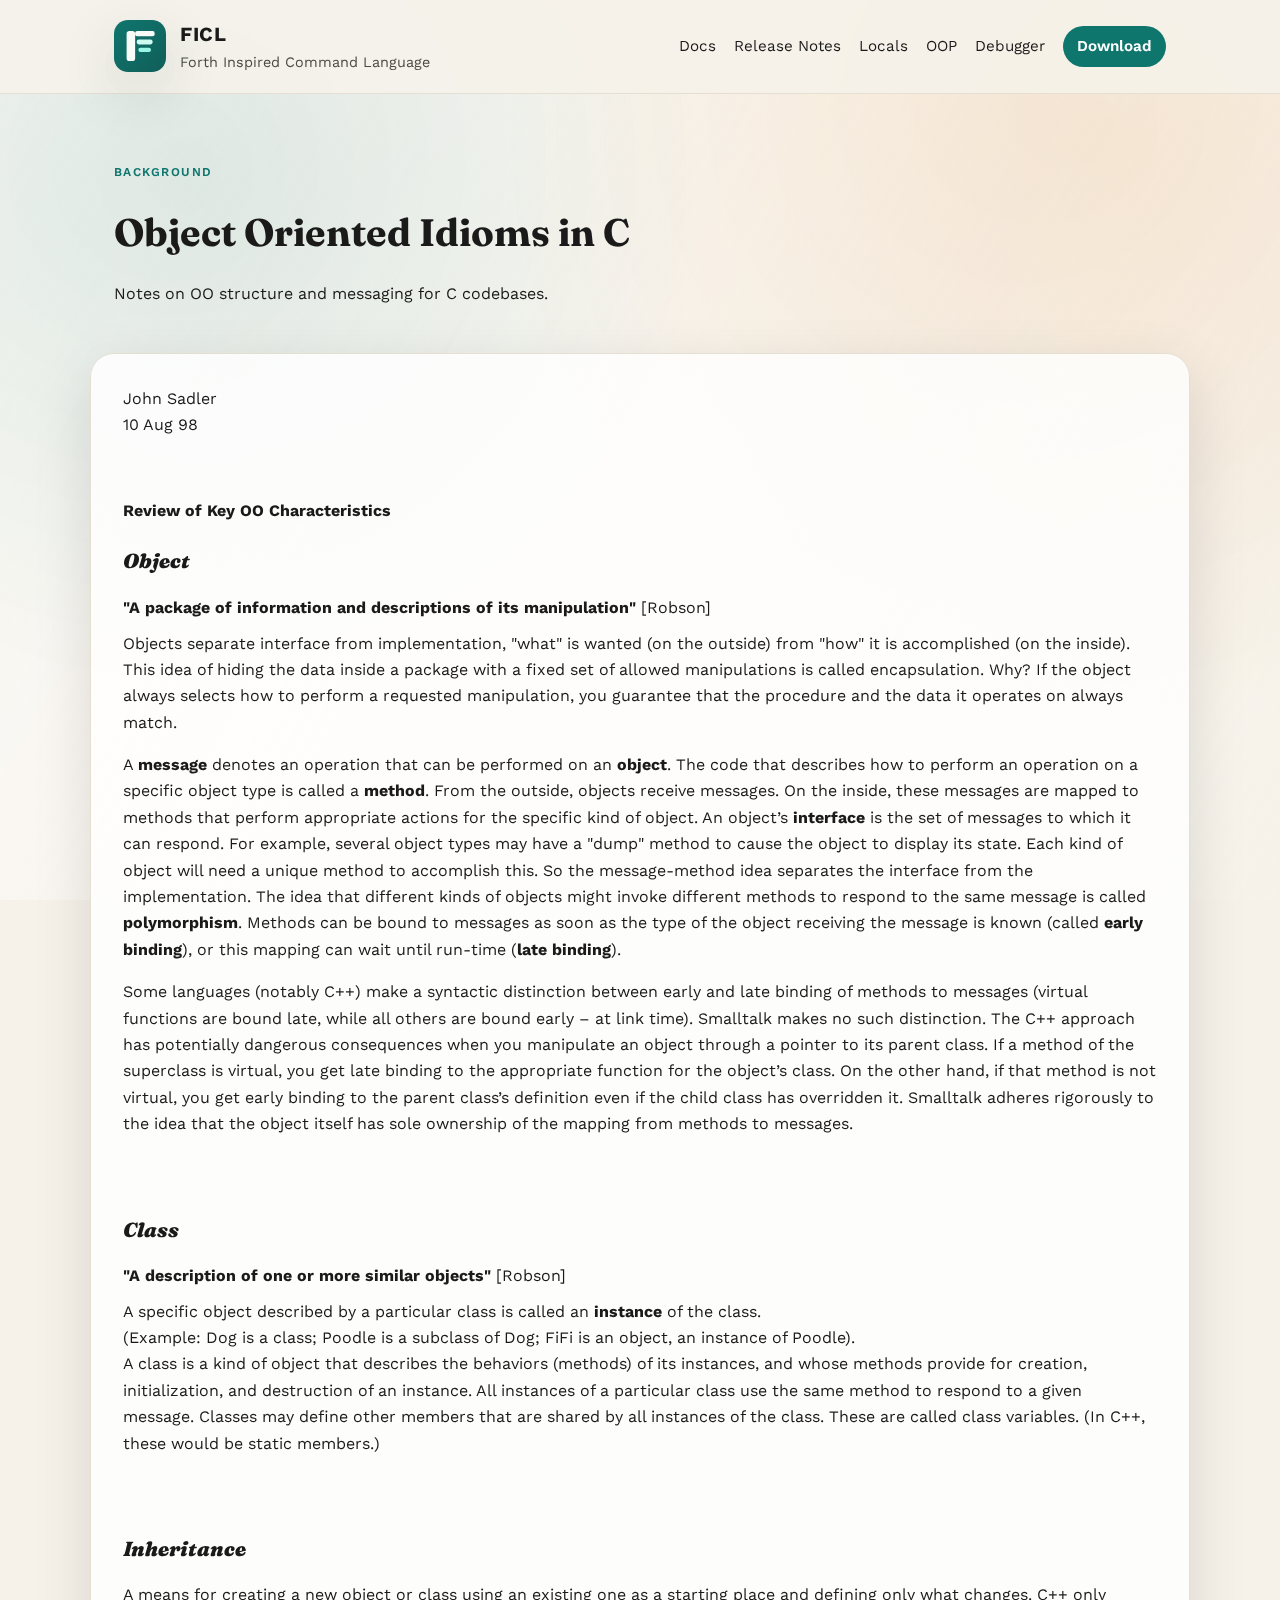
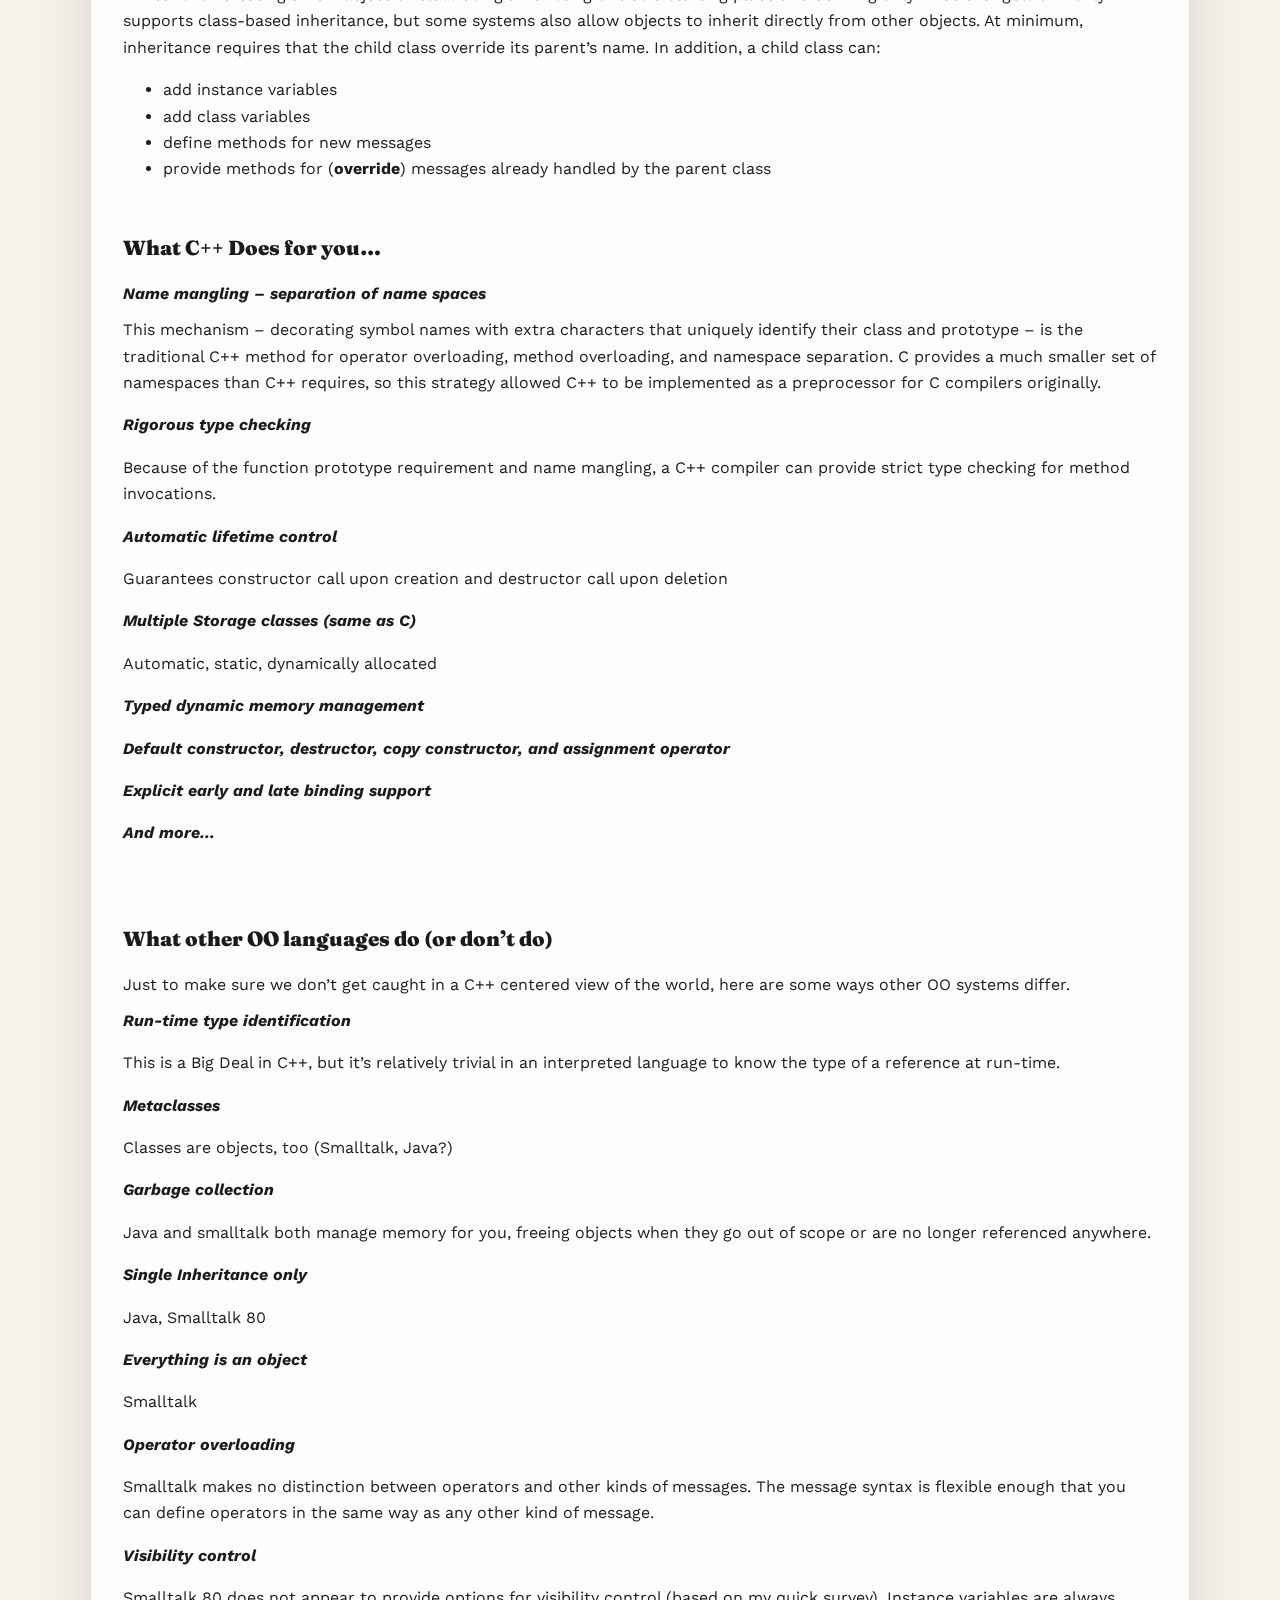
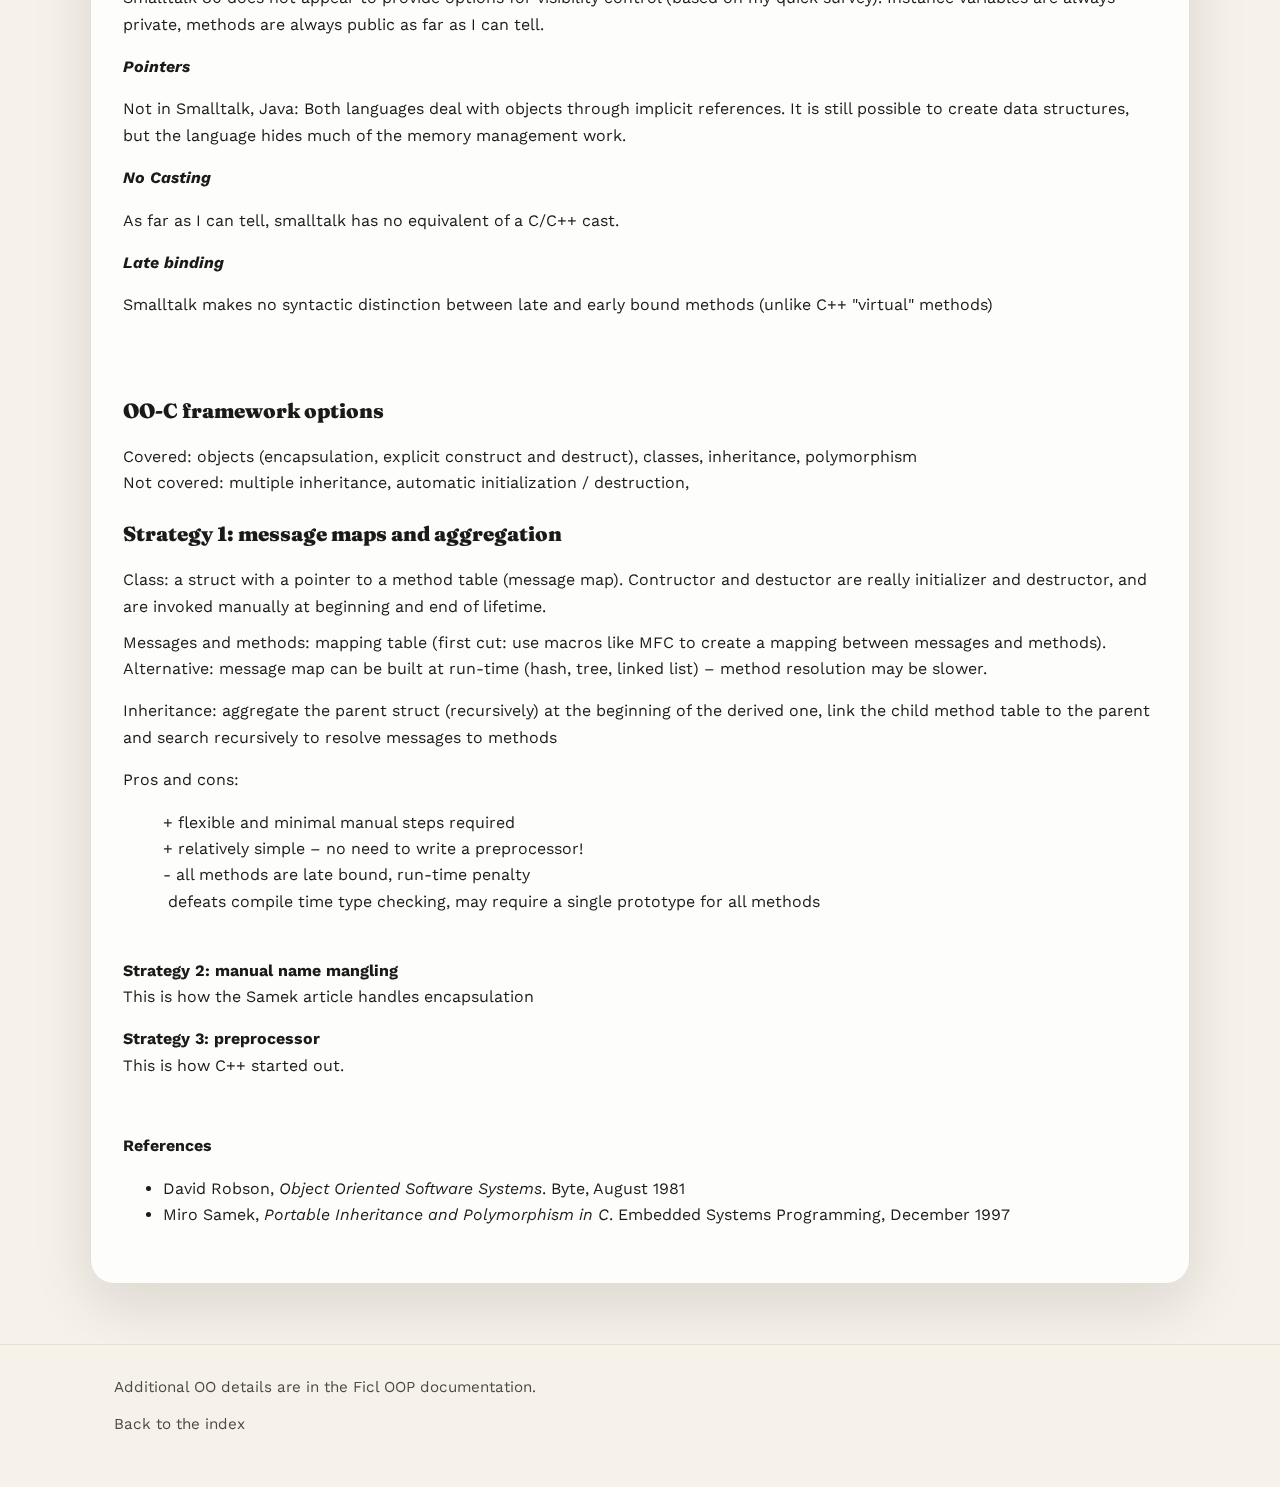
<file: doc/oo_in_c.html>
<!doctype html>
<html lang="en">
  <head>
    <meta charset="utf-8">
    <meta name="viewport" content="width=device-width, initial-scale=1">
    <meta name="author" content="john sadler">
    <meta name="description" content="Object oriented idioms in C">
    <link rel="icon" href="ficl-icon.svg" type="image/svg+xml">
    <link rel="stylesheet" href="styles.css">
    <title>Object Oriented Idioms in C</title>
  </head>
  <body>
    <header class="site-header">
      <div class="wrap">
        <a class="brand" href="index.html">
          <img class="brand-mark" src="ficl-icon.svg" alt="Ficl logo">
          <div>
            <span class="brand-name">Ficl</span>
            <span class="brand-tag">Forth Inspired Command Language</span>
          </div>
        </a>
        <nav class="site-nav">
          <a href="ficl.html">Docs</a>
          <a href="ficl_rel.html">Release Notes</a>
          <a href="ficl_loc.html">Locals</a>
          <a href="ficl_oop.html">OOP</a>
          <a href="ficl_debug.html">Debugger</a>
          <a class="nav-cta" href="http://sourceforge.net/project/showfiles.php?group_id=24441">Download</a>
        </nav>
      </div>
    </header>

    <main>
      <section class="page-hero">
        <div class="wrap">
          <p class="eyebrow">Background</p>
          <h1>Object Oriented Idioms in C</h1>
          <p>Notes on OO structure and messaging for C codebases.</p>
        </div>
      </section>

      <div class="wrap content">
<font face="Arial"><font size=-1>John Sadler</font></font>
<br><font face="Arial"><font size=-1>10 Aug 98</font></font>
<br>&nbsp;
<br>&nbsp;
<table COLS=1 WIDTH="675" >
<tr>
<td><a NAME="review"></a><b><font face="Arial"><font size=+1>Review of
Key OO Characteristics</font></font></b>
<h3>
<b><i><font face="Arial">Object</font></i></b></h3>
<a NAME="object-def"></a><font face="Times New Roman,Times"><b>"A package
of information and descriptions of its manipulation"</b> [<a href="#robson">Robson</a>]</font>
<p><font face="Times New Roman,Times">Objects separate interface from implementation,
"what" is wanted (on the outside) from "how" it is accomplished (on the
inside). This idea of hiding the data inside a package with a fixed set
of allowed manipulations is called encapsulation. Why? If the object always
selects how to perform a requested manipulation, you guarantee that the
procedure and the data it operates on always match.</font>
<p><font face="Times New Roman,Times">A <b>message</b> denotes an operation
that can be performed on an <b>object</b>. The code that describes how
to perform an operation on a specific object type is called a <b>method</b>.
From the outside, objects receive messages. On the inside, these messages
are mapped to methods that perform appropriate actions for the specific
kind of object. An object’s <b>interface</b> is the set of messages to
which it can respond. For example, several object types may have a "dump"
method to cause the object to display its state. Each kind of object will
need a unique method to accomplish this. So the message-method idea separates
the interface from the implementation. The idea that different kinds of
objects might invoke different methods to respond to the same message is
called <b>polymorphism</b>. Methods can be bound to messages as soon as
the type of the object receiving the message is known (called <b>early
binding</b>), or this mapping can wait until run-time (<b>late binding</b>).</font>
<p><font face="Times New Roman,Times">Some languages (notably C++) make
a syntactic distinction between early and late binding of methods to messages
(virtual functions are bound late, while all others are bound early – at
link time). Smalltalk makes no such distinction. The C++ approach has potentially
dangerous consequences when you manipulate an object through a pointer
to its parent class. If a method of the superclass is virtual, you get
late binding to the appropriate function for the object’s class. On the
other hand, if that method is not virtual, you get early binding to the
parent class’s definition even if the child class has overridden it. Smalltalk
adheres rigorously to the idea that the object itself has sole ownership
of the mapping from methods to messages.</font>
<br>&nbsp;</td>
</tr>

<tr>
<td>
<h3>
<b><i><font face="Arial">Class</font></i></b></h3>
<a NAME="class-def"></a><b><font face="Times New Roman,Times">"A description
of one or more similar objects"</font></b> [<a href="#robson">Robson</a>]
<p><a NAME="instance-def"></a>A specific object described by a particular
class is called an <b>instance</b> of the class.
<br>(Example: Dog is a class; Poodle is a subclass of Dog; FiFi is an object,
an instance of Poodle).
<br>A class is a kind of object that describes the behaviors (methods)
of its instances, and whose methods provide for creation, initialization,
and destruction of an instance. All instances of a particular class use
the same method to respond to a given message. Classes may define other
members that are shared by all instances of the class. These are called
class variables. (In C++, these would be static members.)
<br>&nbsp;</td>
</tr>

<tr>
<td>
<h3>
<b><i><font face="Arial">Inheritance</font></i></b></h3>
<font face="Times New Roman,Times">A means for creating a new object or
class using an existing one as a starting place and defining only what
changes. C++ only supports class-based inheritance, but some systems also
allow objects to inherit directly from other objects. At minimum, inheritance
requires that the child class override its parent’s name. In addition,
a child class can:</font>
<ul>
<li>
<font face="Times New Roman,Times">add instance variables</font></li>

<li>
<font face="Times New Roman,Times">add class variables</font></li>

<li>
<font face="Times New Roman,Times">define methods for new messages</font></li>

<li>
<font face="Times New Roman,Times">provide methods for (<b>override</b>)
messages already handled by the parent class</font></li>
</ul>
</td>
</tr>

<tr>
<td>
<h3>
<b><font face="Arial"><font size=+1>What C++ Does for you…</font></font></b></h3>
<b><i><font face="Arial">Name mangling – separation of name spaces</font></i></b>
<p><font face="Times New Roman,Times">This mechanism – decorating symbol
names with extra characters that uniquely identify their class and prototype
– is the traditional C++ method for operator overloading, method overloading,
and namespace separation. C provides a much smaller set of namespaces than
C++ requires, so this strategy allowed C++ to be implemented as a preprocessor
for C compilers originally.</font>
<p><b><i><font face="Arial">Rigorous type checking</font></i></b>
<p>Because of the function prototype requirement and name mangling, a C++
compiler can provide strict type checking for method invocations.
<p><b><i><font face="Arial">Automatic lifetime control</font></i></b>
<p>Guarantees constructor call upon creation and destructor call upon deletion
<p><b><i><font face="Arial">Multiple Storage classes (same as C)</font></i></b>
<p>Automatic, static, dynamically allocated
<p><b><i><font face="Arial">Typed dynamic memory management</font></i></b>
<p><b><i><font face="Arial">Default constructor, destructor, copy constructor,
and assignment operator</font></i></b>
<p><b><i><font face="Arial">Explicit early and late binding support</font></i></b>
<p><b><i><font face="Arial">And more…</font></i></b>
<br>&nbsp;</td>
</tr>

<tr>
<td>
<h3>
<b><font face="Arial"><font size=+1>What other OO languages do (or don’t
do)</font></font></b></h3>
Just to make sure we don’t get caught in a C++ centered view of the world,
here are some ways other OO systems differ.
<p><b><i><font face="Arial">Run-time type identification</font></i></b>
<p>This is a Big Deal in C++, but it’s relatively trivial in an interpreted
language to know the type of a reference at run-time.
<p><b><i><font face="Arial">Metaclasses</font></i></b>
<p>Classes are objects, too (Smalltalk, Java?)
<p><b><i><font face="Arial">Garbage collection</font></i></b>
<p>Java and smalltalk both manage memory for you, freeing objects when
they go out of scope or are no longer referenced anywhere.
<p><b><i><font face="Arial">Single Inheritance only</font></i></b>
<p>Java, Smalltalk 80
<p><b><i><font face="Arial">Everything is an object</font></i></b>
<p>Smalltalk
<p><b><i><font face="Arial">Operator overloading</font></i></b>
<p>Smalltalk makes no distinction between operators and other kinds of
messages. The message syntax is flexible enough that you can define operators
in the same way as any other kind of message.
<p><b><i><font face="Arial">Visibility control</font></i></b>
<p>Smalltalk 80 does not appear to provide options for visibility control
(based on my quick survey). Instance variables are always private, methods
are always public as far as I can tell.
<p><b><i><font face="Arial">Pointers</font></i></b>
<p>Not in Smalltalk, Java: Both languages deal with objects through implicit
references. It is still possible to create data structures, but the language
hides much of the memory management work.
<p><b><i><font face="Arial">No Casting</font></i></b>
<p>As far as I can tell, smalltalk has no equivalent of a C/C++ cast.
<p><b><i><font face="Arial">Late binding</font></i></b>
<p>Smalltalk makes no syntactic distinction between late and early bound
methods (unlike C++ "virtual" methods)
<br>&nbsp;</td>
</tr>

<tr>
<td>
<h3>
<b><font face="Arial"><font size=+1>OO-C framework options</font></font></b></h3>
<font face="Times New Roman,Times">Covered: objects (encapsulation, explicit
construct and destruct), classes, inheritance, polymorphism</font>
<br><font face="Times New Roman,Times">Not covered: multiple inheritance,
automatic initialization / destruction,</font>
<h3>
<b><font face="Arial"><font size=+1>Strategy 1: message maps and aggregation</font></font></b></h3>
<font face="Times New Roman,Times">Class: a struct with a pointer to a
method table (message map). Contructor and destuctor are really initializer
and destructor, and are invoked manually at beginning and end of lifetime.</font>
<p><font face="Times New Roman,Times">Messages and methods: mapping table
(first cut: use macros like MFC to create a mapping between messages and
methods). Alternative: message map can be built at run-time (hash, tree,
linked list) – method resolution may be slower.</font>
<p><font face="Times New Roman,Times">Inheritance: aggregate the parent
struct (recursively) at the beginning of the derived one, link the child
method table to the parent and search recursively to resolve messages to
methods</font>
<p><font face="Times New Roman,Times">Pros and cons:</font>
<blockquote><font face="Times New Roman,Times">+ flexible and minimal manual
steps required</font>
<br><font face="Times New Roman,Times">+ relatively simple – no need to
write a preprocessor!</font>
<br><font face="Times New Roman,Times">- all methods are late bound, run-time
penalty</font>
<br><font face="Times New Roman,Times">&shy; defeats compile time type
checking, may require a single prototype for all methods</font></blockquote>

<p><br><b><font face="Arial"><font size=+1>Strategy 2: manual name mangling</font></font></b>
<br><font face="Times New Roman,Times">This is how the <a href="#samek">Samek</a>
article handles encapsulation</font>
<p><b><font face="Arial"><font size=+1>Strategy 3: preprocessor</font></font></b>
<br><font face="Times New Roman,Times">This is how C++ started out.</font>
<br>&nbsp;</td>
</tr>

<tr>
<td><b><font face="Arial"><font size=+1>References</font></font></b>
<ul>
<li>
<a NAME="robson"></a><font size=-1>David Robson, <i>Object Oriented Software
Systems</i>. Byte, August 1981</font></li>

<li>
<a NAME="samek"></a><font size=-1>Miro Samek, <i>Portable Inheritance and
Polymorphism in C</i>. Embedded Systems Programming, December 1997</font></li>
</ul>
</td>
</tr>
</table>
      </div>
    </main>

    <footer class="site-footer">
      <div class="wrap footer-grid">
        <div>Additional OO details are in the Ficl OOP documentation.</div>
        <div><a href="index.html">Back to the index</a></div>
      </div>
    </footer>
  </body>
</html>
</file>
<file: doc/styles.css>
@import url("https://fonts.googleapis.com/css2?family=Fraunces:wght@400;600;700&family=Work+Sans:wght@300;400;600;700&display=swap");

:root {
  --bg: #f6f2ea;
  --ink: #1b1a1a;
  --muted: #4c4a44;
  --accent: #0f766e;
  --accent-2: #e28a34;
  --card: #ffffff;
  --line: #e4ded3;
  --shadow: 0 20px 60px rgba(20, 20, 20, 0.12);
  --anchor-offset: 96px;
}

*,
*::before,
*::after {
  box-sizing: border-box;
}

body {
  margin: 0;
  font-family: "Work Sans", "Helvetica Neue", "Segoe UI", sans-serif;
  color: var(--ink);
  background: var(--bg);
  line-height: 1.65;
}

body::before {
  content: "";
  position: fixed;
  inset: 0;
  background:
    radial-gradient(circle at 15% 20%, rgba(15, 118, 110, 0.12), transparent 40%),
    radial-gradient(circle at 85% 15%, rgba(226, 138, 52, 0.15), transparent 45%),
    linear-gradient(120deg, rgba(255, 255, 255, 0.5), rgba(246, 242, 234, 0.9));
  pointer-events: none;
  z-index: -1;
}

img {
  max-width: 100%;
  height: auto;
  border-radius: 12px;
}

a {
  color: inherit;
  text-decoration: none;
}

a:hover {
  color: var(--accent);
}

h1,
h2,
h3,
h4 {
  font-family: "Fraunces", "Georgia", serif;
  line-height: 1.2;
  margin-top: 1.6rem;
}

:target,
a[name] {
  scroll-margin-top: var(--anchor-offset);
}

h1 {
  font-size: clamp(2.1rem, 3vw, 3rem);
}

h2 {
  font-size: clamp(1.5rem, 2.2vw, 2.1rem);
}

h3 {
  font-size: clamp(1.2rem, 1.6vw, 1.6rem);
}

p {
  margin: 0.6rem 0 1rem;
}

.wrap {
  max-width: 1100px;
  margin: 0 auto;
  padding: 0 24px;
}

.site-header {
  position: sticky;
  top: 0;
  z-index: 10;
  backdrop-filter: blur(12px);
  background: rgba(246, 242, 234, 0.85);
  border-bottom: 1px solid var(--line);
}

.site-header .wrap {
  display: flex;
  align-items: center;
  justify-content: space-between;
  gap: 24px;
  padding: 18px 24px;
  flex-wrap: wrap;
}

.brand {
  display: flex;
  align-items: center;
  gap: 14px;
}

.brand-mark {
  width: 52px;
  height: 52px;
  border-radius: 14px;
  box-shadow: var(--shadow);
}

.brand-name {
  font-size: 1.25rem;
  font-weight: 700;
  letter-spacing: 0.03em;
  text-transform: uppercase;
}

.brand-tag {
  display: block;
  font-size: 0.9rem;
  color: var(--muted);
}

.site-nav {
  display: flex;
  align-items: center;
  gap: 18px;
  flex-wrap: wrap;
  font-size: 0.95rem;
}

.nav-cta {
  padding: 8px 14px;
  background: var(--accent);
  color: #fff;
  border-radius: 999px;
  font-weight: 600;
}

.nav-cta:hover {
  color: #fff;
  background: #0b5d58;
}

.hero {
  padding: 80px 0 40px;
}

.hero-grid {
  display: grid;
  grid-template-columns: repeat(auto-fit, minmax(240px, 1fr));
  gap: 32px;
  align-items: center;
}

.eyebrow {
  font-weight: 600;
  letter-spacing: 0.12em;
  text-transform: uppercase;
  font-size: 0.75rem;
  color: var(--accent);
}

.hero-card {
  background: var(--card);
  padding: 28px;
  border-radius: 22px;
  box-shadow: var(--shadow);
  border: 1px solid var(--line);
}

.stat-grid {
  display: grid;
  gap: 18px;
  margin: 0;
  padding: 0;
  list-style: none;
}

.stat {
  font-size: 1.4rem;
  font-weight: 700;
  display: block;
}

.stat-label {
  color: var(--muted);
  font-size: 0.9rem;
}

.actions {
  display: flex;
  gap: 14px;
  flex-wrap: wrap;
  margin: 24px 0 12px;
}

.button {
  display: inline-flex;
  align-items: center;
  gap: 8px;
  padding: 12px 20px;
  border-radius: 999px;
  background: var(--accent);
  color: #fff;
  font-weight: 600;
  border: 1px solid transparent;
}

.button.secondary {
  background: transparent;
  color: var(--accent);
  border-color: var(--accent);
}

.button:hover {
  color: #fff;
  background: #0b5d58;
}

.button.secondary:hover {
  color: #0b5d58;
  border-color: #0b5d58;
  background: rgba(15, 118, 110, 0.1);
}

.section {
  padding: 50px 0;
}

.section-title {
  margin-bottom: 16px;
}

.card-grid {
  display: grid;
  grid-template-columns: repeat(auto-fit, minmax(220px, 1fr));
  gap: 20px;
}

.card {
  background: var(--card);
  border-radius: 20px;
  padding: 20px;
  border: 1px solid var(--line);
  box-shadow: 0 20px 50px rgba(10, 10, 10, 0.08);
}

.card h3 {
  margin-top: 0;
}

.page-hero {
  padding: 60px 0 30px;
}

.content {
  background: rgba(255, 255, 255, 0.8);
  border-radius: 24px;
  padding: 32px;
  border: 1px solid var(--line);
  box-shadow: var(--shadow);
  margin-bottom: 60px;
}

table {
  width: 100%;
  border-collapse: collapse;
}

th,
td {
  padding: 6px 0;
  vertical-align: top;
}

pre,
code {
  font-family: "Courier New", monospace;
  background: rgba(15, 118, 110, 0.08);
  padding: 2px 6px;
  border-radius: 6px;
}

pre {
  padding: 14px;
  overflow-x: auto;
}

font {
  font-family: inherit;
  font-size: inherit;
}

.site-footer {
  padding: 30px 0 50px;
  border-top: 1px solid var(--line);
  background: rgba(246, 242, 234, 0.9);
}

.footer-grid {
  display: grid;
  gap: 12px;
  font-size: 0.95rem;
  color: var(--muted);
}

/* --- Docs sidebar layout --- */

.docs-layout {
  display: grid;
  grid-template-columns: 200px 1fr;
  gap: 32px;
  max-width: 1380px;
  margin: 0 auto;
  padding: 0 24px;
  align-items: start;
}

.toc-sidebar {
  position: sticky;
  top: var(--anchor-offset);
  max-height: calc(100vh - var(--anchor-offset) - 24px);
  overflow-y: auto;
  padding: 16px 0;
  font-size: 0.85rem;
}

.toc-sidebar .toc-title {
  font-family: "Fraunces", "Georgia", serif;
  font-weight: 600;
  font-size: 0.9rem;
  letter-spacing: 0.06em;
  text-transform: uppercase;
  color: var(--muted);
  margin-bottom: 12px;
}

.toc-sidebar ul {
  list-style: none;
  margin: 0;
  padding: 0;
}

.toc-sidebar li {
  border-left: 2px solid var(--line);
}

.toc-sidebar a {
  display: block;
  padding: 5px 14px;
  color: var(--muted);
  transition: color 0.15s, border-color 0.15s;
  line-height: 1.4;
}

.toc-sidebar a:hover {
  color: var(--accent);
}

.toc-sidebar li.active {
  border-left-color: var(--accent);
}

.toc-sidebar li.active > a {
  color: var(--accent);
  font-weight: 600;
}

@media (max-width: 720px) {
  .site-header .wrap {
    padding: 16px 18px;
  }

  .content {
    padding: 24px;
  }

  .docs-layout {
    display: block;
    padding: 0 24px;
  }

  .toc-sidebar {
    display: none;
  }
}
</file>
